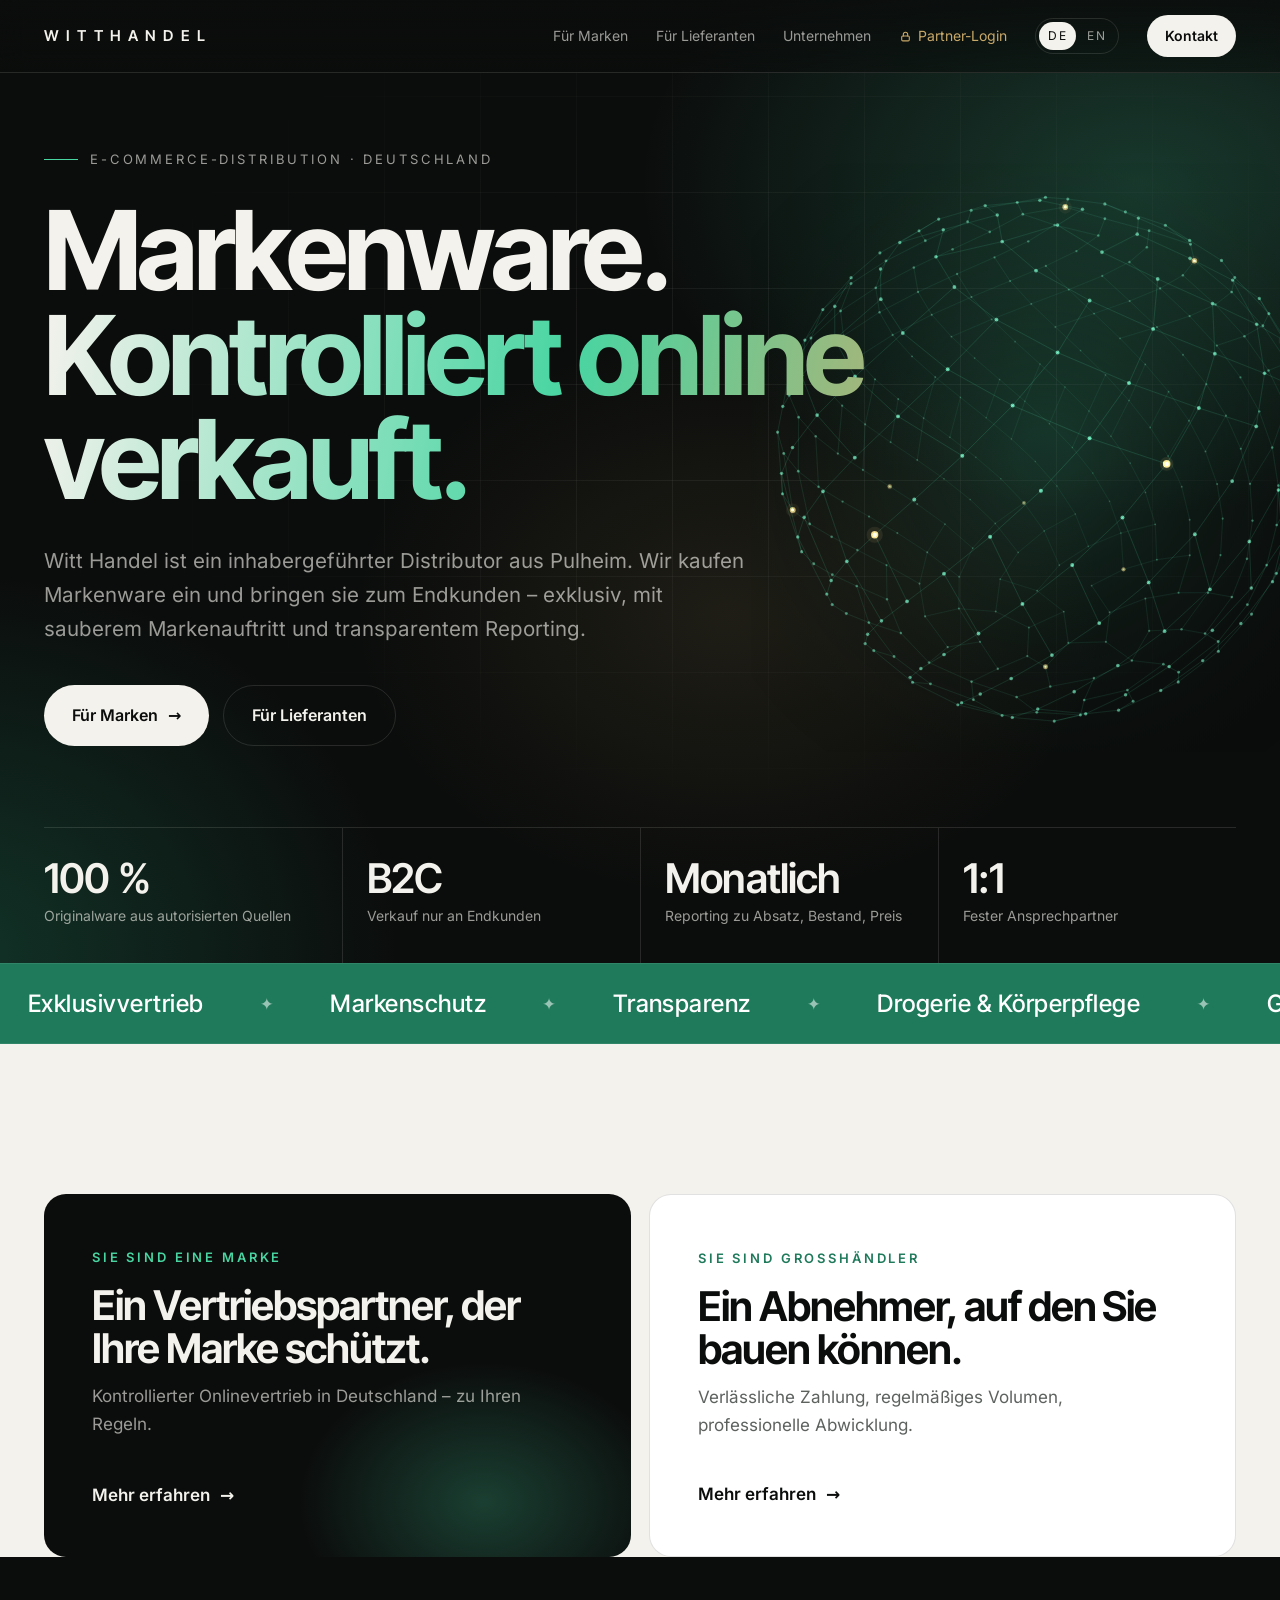
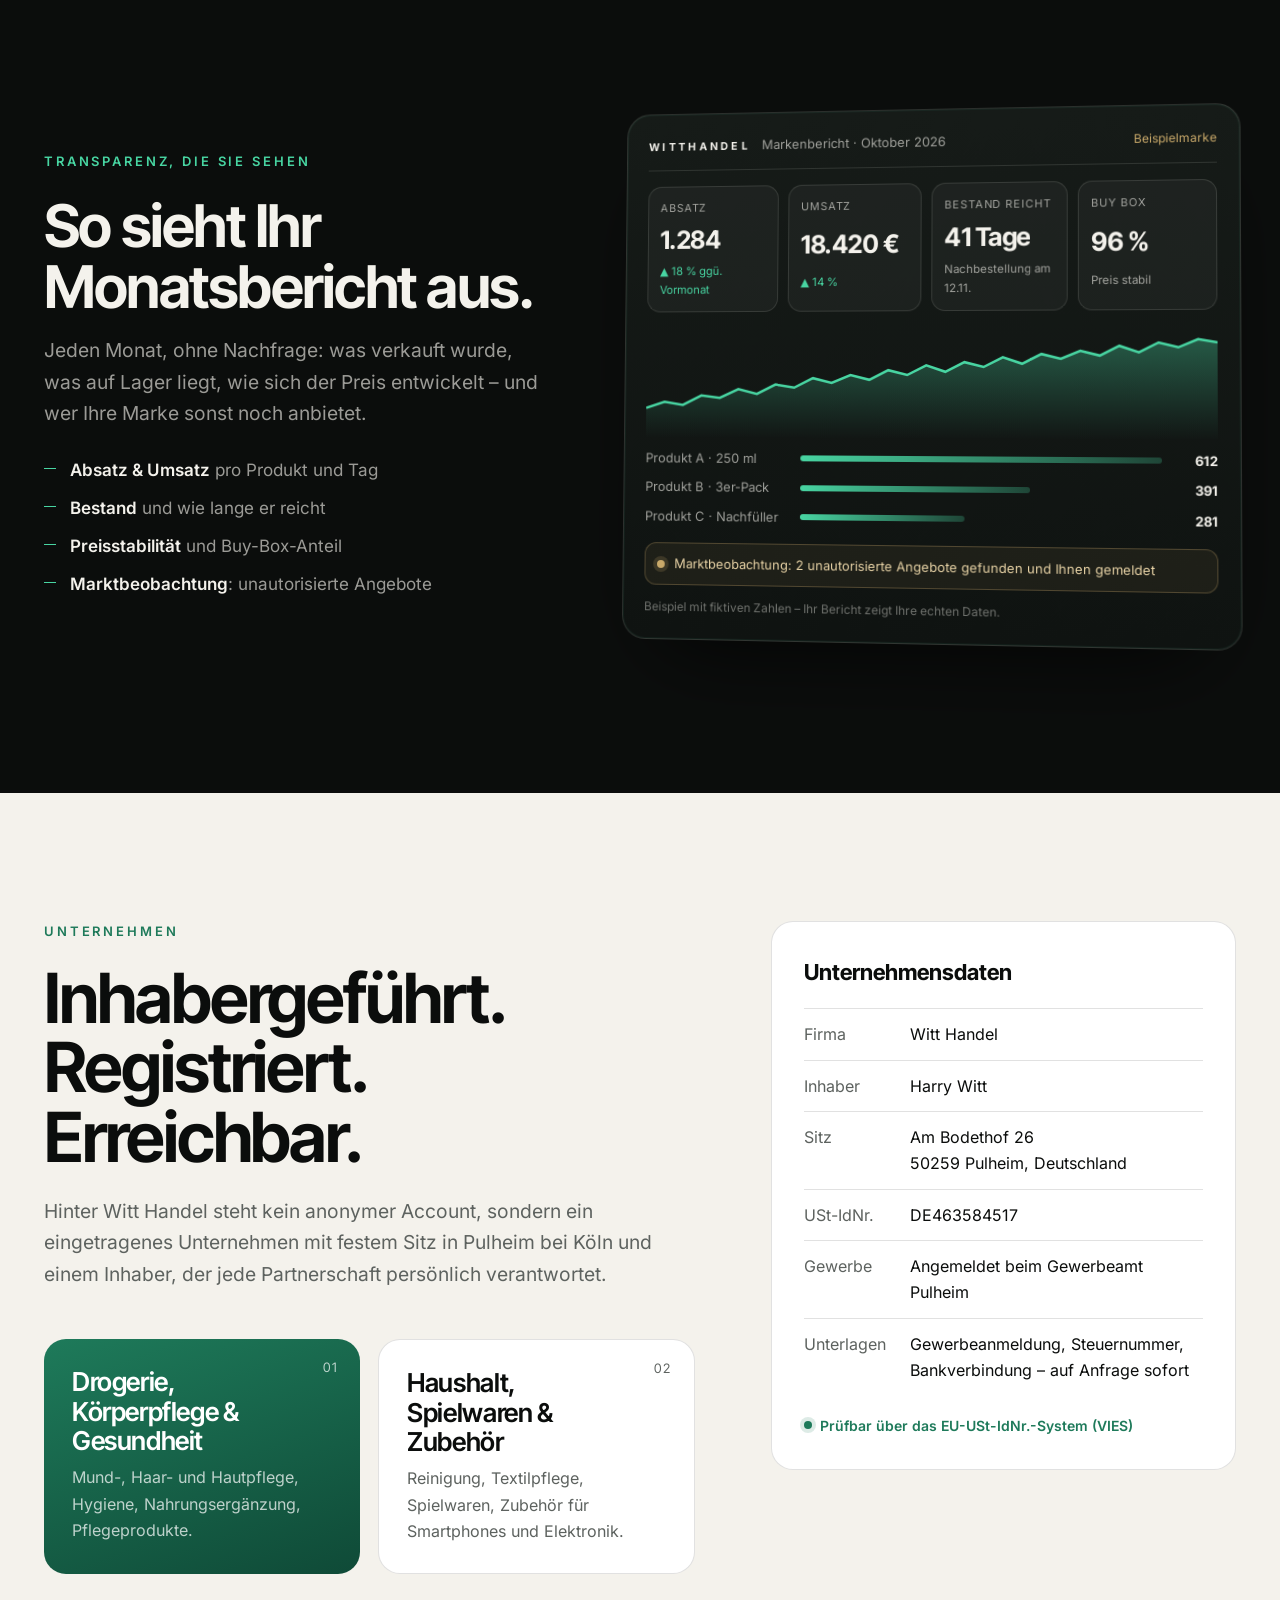
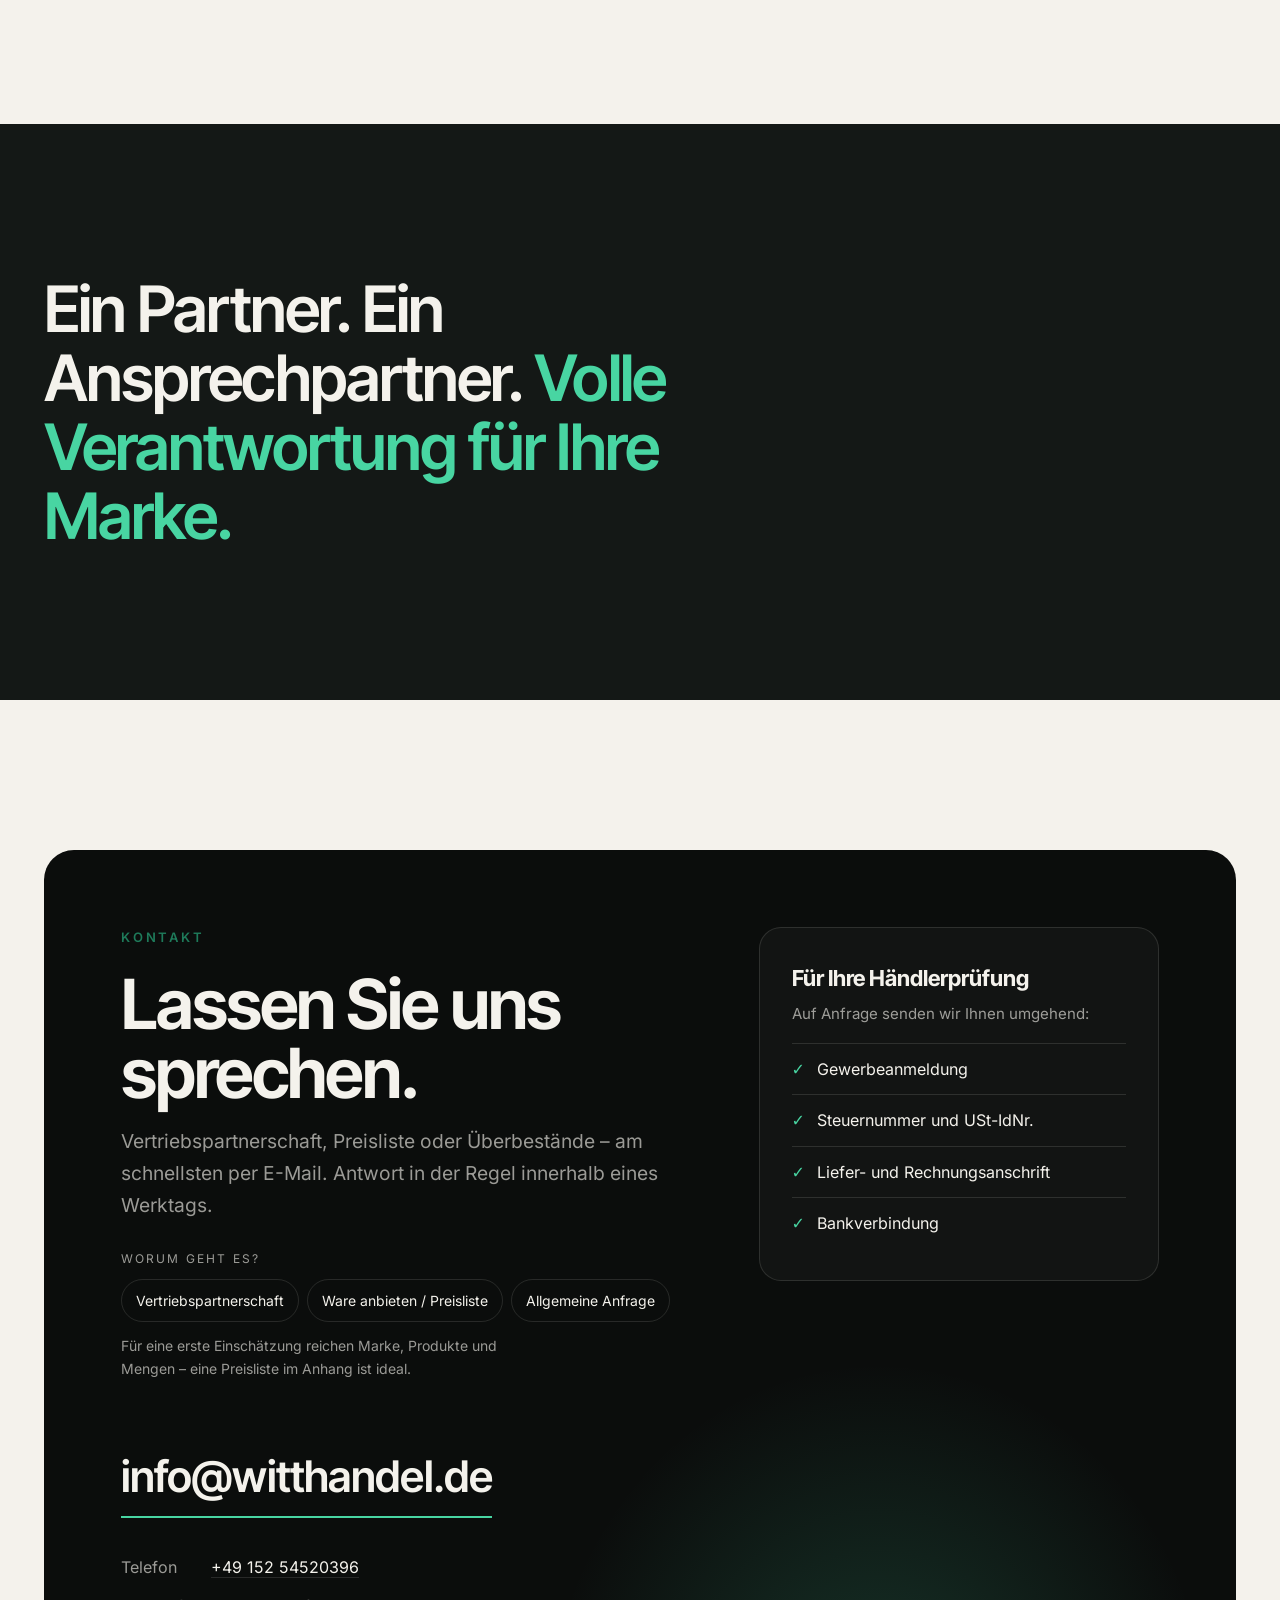
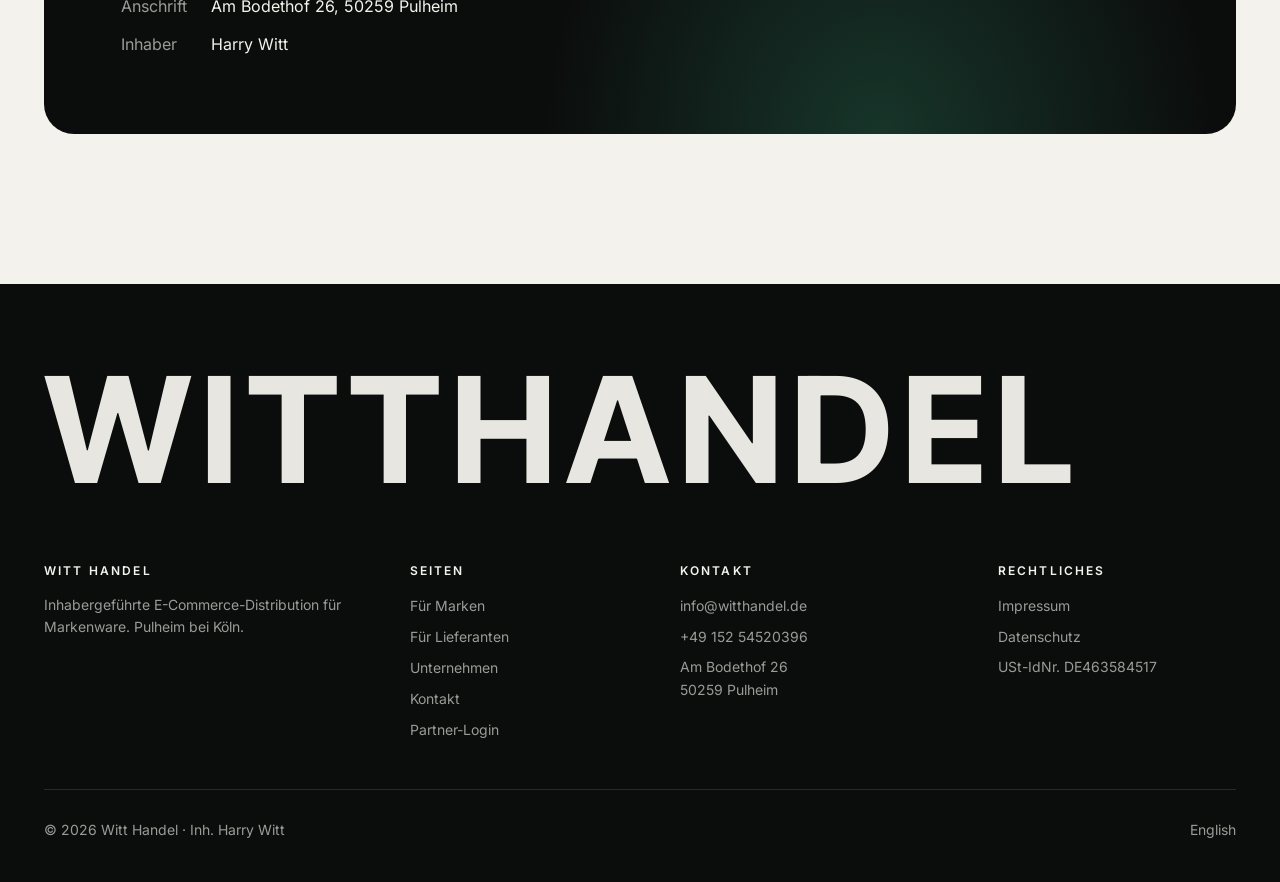
<file: index.html>
<!doctype html>
<html lang="de">
<head>
  <meta charset="utf-8">
  <meta name="viewport" content="width=device-width, initial-scale=1">
  <title>Witt Handel – E-Commerce-Distribution für Markenware</title>
  <meta name="description" content="Witt Handel ist ein inhabergeführter E-Commerce-Distributor aus Pulheim: kontrollierter, markenkonformer Vertrieb im deutschen Onlinehandel – für Marken, Hersteller, Großhändler und Distributoren.">
  <meta name="theme-color" content="#0b0d0c">
  <link rel="canonical" href="https://www.witthandel.de/">
  <link rel="alternate" hreflang="de" href="https://www.witthandel.de/">
  <link rel="alternate" hreflang="en" href="https://www.witthandel.de/en/">
  <link rel="icon" href="/favicon.svg" type="image/svg+xml">
  <link rel="preload" href="/fonts/inter-tight.woff2" as="font" type="font/woff2" crossorigin>
  <link rel="stylesheet" href="/style.css?v=20261127">
  <meta property="og:title" content="Witt Handel – E-Commerce-Distribution für Markenware">
  <meta property="og:description" content="Witt Handel ist ein inhabergeführter E-Commerce-Distributor aus Pulheim: kontrollierter, markenkonformer Vertrieb im deutschen Onlinehandel – für Marken, Hersteller, Großhändler und Distributoren.">
  <meta property="og:type" content="website">
  <meta property="og:site_name" content="Witt Handel">
  <meta property="og:locale" content="de_DE">
  <meta name="twitter:card" content="summary">
  <meta property="og:url" content="https://www.witthandel.de/">
  <meta property="og:image" content="https://www.witthandel.de/og.png">
  <meta property="og:image:width" content="1200">
  <meta property="og:image:height" content="630">
  <meta property="og:image:alt" content="Witt Handel – E-Commerce-Distribution für Markenware">
  <meta name="twitter:card" content="summary_large_image">
  <script type="application/ld+json">{"@context":"https://schema.org","@type":"Organization","name":"Witt Handel","legalName":"Witt Handel, Inhaber Harry Witt","url":"https://www.witthandel.de/","logo":"https://www.witthandel.de/favicon.svg","description":"Inhabergeführter E-Commerce-Distributor für Markenware aus Pulheim.","vatID":"DE463584517","founder":{"@type":"Person","name":"Harry Witt"},"address":{"@type":"PostalAddress","streetAddress":"Am Bodethof 26","postalCode":"50259","addressLocality":"Pulheim","addressCountry":"DE"},"contactPoint":[{"@type":"ContactPoint","contactType":"sales","email":"info@witthandel.de","telephone":"+49 152 54520396","availableLanguage":["de","en"]}]}</script>
</head>
<body>
<a class="skip" href="#inhalt">Zum Inhalt springen</a>
<header class="site">
  <div class="wrap">
    <a class="wordmark" href="/" aria-label="Witt Handel – Startseite">Witthandel</a>
    <nav class="main" aria-label="Hauptnavigation">
      <a class="hide-m" href="/marken/">Für Marken</a>
      <a class="hide-m" href="/lieferanten/">Für Lieferanten</a>
      <a class="hide-m" href="/#unternehmen">Unternehmen</a>
      <a class="hide-m partner-login" href="https://partner.witthandel.de/partner" rel="nofollow"><svg class="lock" viewBox="0 0 24 24" width="13" height="13" fill="none" stroke="currentColor" stroke-width="2" stroke-linecap="round" aria-hidden="true"><rect x="5" y="11" width="14" height="9" rx="2"/><path d="M8 11V8a4 4 0 0 1 8 0v3"/></svg>Partner-Login</a>
      <span class="langs" role="group" aria-label="Sprache"><a href="/" hreflang="de" lang="de" class="on" aria-current="true">DE</a><a href="/en/" hreflang="en" lang="en">EN</a></span>
      <a class="cta" href="#kontakt">Kontakt</a>
      <details class="menu-m"><summary aria-label="Menü"><span></span><span></span></summary><div class="menu-panel"><a href="/marken/">Für Marken</a><a href="/lieferanten/">Für Lieferanten</a><a href="/#unternehmen">Unternehmen</a><a href="/#kontakt">Kontakt</a><a href="https://partner.witthandel.de/partner" rel="nofollow">Partner-Login</a></div></details>
    </nav>
  </div>
</header>

<main id="inhalt">
  <div class="hero">
    <div class="glow" aria-hidden="true"></div>
    <div class="grid-lines" aria-hidden="true"></div>
    <canvas class="hero-orb" aria-hidden="true"></canvas>
    <div class="wrap">
      <p class="eyebrow">E-Commerce-Distribution · Deutschland</p>
      <h1>Markenware. <span class="soft">Kontrolliert online verkauft.</span></h1>
      <p class="lead">Witt Handel ist ein inhabergeführter Distributor aus Pulheim. Wir kaufen Markenware ein und bringen sie zum Endkunden – exklusiv, mit sauberem Markenauftritt und transparentem Reporting.</p>
      <div class="actions">
        <a class="btn light" href="/marken/">Für Marken <span class="arrow" aria-hidden="true">→</span></a>
        <a class="btn outline" href="/lieferanten/">Für Lieferanten</a>
      </div>
      <div class="facts">
        <div><strong>100&nbsp;%</strong><span>Originalware aus autorisierten Quellen</span></div>
        <div><strong>B2C</strong><span>Verkauf nur an Endkunden</span></div>
        <div><strong>Monatlich</strong><span>Reporting zu Absatz, Bestand, Preis</span></div>
        <div><strong>1:1</strong><span>Fester Ansprechpartner</span></div>
      </div>
    </div>
  </div>

  <div class="marquee" aria-hidden="true">
    <div class="track">
      <span>Exklusivvertrieb</span><span>Markenschutz</span><span>Transparenz</span><span>Drogerie &amp; Körperpflege</span><span>Gesundheit</span><span>Haushalt</span><span>Spielwaren</span><span>Elektronik-Zubehör</span>
      <span>Exklusivvertrieb</span><span>Markenschutz</span><span>Transparenz</span><span>Drogerie &amp; Körperpflege</span><span>Gesundheit</span><span>Haushalt</span><span>Spielwaren</span><span>Elektronik-Zubehör</span>
    </div>
  </div>
  <section style="padding-bottom: 0">
    <div class="wrap paths">
      <a class="path brand" href="/marken/">
        <div><span class="who">Sie sind eine Marke</span><h3>Ein Vertriebspartner, der Ihre Marke schützt.</h3><p>Kontrollierter Onlinevertrieb in Deutschland – zu Ihren Regeln.</p></div>
        <span class="go">Mehr erfahren <span aria-hidden="true">→</span></span>
      </a>
      <a class="path supplier" href="/lieferanten/">
        <div><span class="who">Sie sind Großhändler</span><h3>Ein Abnehmer, auf den Sie bauen können.</h3><p>Verlässliche Zahlung, regelmäßiges Volumen, professionelle Abwicklung.</p></div>
        <span class="go">Mehr erfahren <span aria-hidden="true">→</span></span>
      </a>
    </div>
  </section>
  <section class="proof" id="bericht">
    <div class="wrap proof-grid">
      <div>
        <p class="kicker">Transparenz, die Sie sehen</p>
        <h2>So sieht Ihr Monatsbericht aus.</h2>
        <p class="intro">Jeden Monat, ohne Nachfrage: was verkauft wurde, was auf Lager liegt, wie sich der Preis entwickelt – und wer Ihre Marke sonst noch anbietet.</p>
        <ul class="proof-list">
          <li><b>Absatz &amp; Umsatz</b> pro Produkt und Tag</li>
          <li><b>Bestand</b> und wie lange er reicht</li>
          <li><b>Preisstabilität</b> und Buy-Box-Anteil</li>
          <li><b>Marktbeobachtung</b>: unautorisierte Angebote</li>
        </ul>
      </div>
      <figure class="report" aria-label="Beispiel eines Monatsberichts mit fiktiven Zahlen">
        <div class="r-top"><span class="r-mark">Witthandel</span><span>Markenbericht · Oktober 2026</span><em>Beispielmarke</em></div>
        <div class="r-kpis">
          <div><span>Absatz</span><b>1.284</b><small class="up">▲ 18 % ggü. Vormonat</small></div>
          <div><span>Umsatz</span><b>18.420&nbsp;€</b><small class="up">▲ 14 %</small></div>
          <div><span>Bestand reicht</span><b>41 Tage</b><small>Nachbestellung am 12.11.</small></div>
          <div><span>Buy Box</span><b>96&nbsp;%</b><small>Preis stabil</small></div>
        </div>
        <svg class="r-chart" viewBox="0 0 600 150" preserveAspectRatio="none" aria-hidden="true">
          <defs><linearGradient id="rg" x1="0" x2="0" y1="0" y2="1"><stop offset="0" stop-color="#48d5a2" stop-opacity=".35"/><stop offset="1" stop-color="#48d5a2" stop-opacity="0"/></linearGradient></defs>
          <path d="M0,112 L20,104 L40,108 L60,96 L80,99 L100,88 L120,94 L140,82 L160,86 L180,74 L200,80 L220,70 L240,76 L260,64 L280,70 L300,58 L320,66 L340,54 L360,60 L380,48 L400,56 L420,44 L440,50 L460,40 L480,46 L500,34 L520,42 L540,30 L560,36 L580,26 L600,30 L600,150 L0,150Z" fill="url(#rg)"/>
          <path d="M0,112 L20,104 L40,108 L60,96 L80,99 L100,88 L120,94 L140,82 L160,86 L180,74 L200,80 L220,70 L240,76 L260,64 L280,70 L300,58 L320,66 L340,54 L360,60 L380,48 L400,56 L420,44 L440,50 L460,40 L480,46 L500,34 L520,42 L540,30 L560,36 L580,26 L600,30" fill="none" stroke="#48d5a2" stroke-width="2.5" vector-effect="non-scaling-stroke"/>
        </svg>
        <div class="r-rows">
          <div><span>Produkt A · 250 ml</span><i style="--w:100%"></i><b>612</b></div>
          <div><span>Produkt B · 3er-Pack</span><i style="--w:64%"></i><b>391</b></div>
          <div><span>Produkt C · Nachfüller</span><i style="--w:46%"></i><b>281</b></div>
        </div>
        <div class="r-watch"><span class="dot"></span>Marktbeobachtung: 2 unautorisierte Angebote gefunden und Ihnen gemeldet</div>
        <figcaption>Beispiel mit fiktiven Zahlen – Ihr Bericht zeigt Ihre echten Daten.</figcaption>
      </figure>
    </div>
  </section>
  <section id="unternehmen" style="padding-top: clamp(80px, 10vw, 130px)">
    <div class="wrap">
      <div class="company" style="margin-top: 0">
        <div>
          <p class="kicker">Unternehmen</p>
          <h2>Inhabergeführt. Registriert. Erreichbar.</h2>
          <p class="intro">Hinter Witt Handel steht kein anonymer Account, sondern ein eingetragenes Unternehmen mit festem Sitz in Pulheim bei Köln und einem Inhaber, der jede Partnerschaft persönlich verantwortet.</p>
          <div class="tiles two" style="margin-top: 48px">
            <div class="tile feature" style="min-height: 220px"><span class="num">01</span><div><h3>Drogerie, Körperpflege &amp; Gesundheit</h3><p>Mund-, Haar- und Hautpflege, Hygiene, Nahrungsergänzung, Pflegeprodukte.</p></div></div>
            <div class="tile" style="min-height: 220px"><span class="num">02</span><div><h3>Haushalt, Spielwaren &amp; Zubehör</h3><p>Reinigung, Textilpflege, Spielwaren, Zubehör für Smartphones und Elektronik.</p></div></div>
          </div>
        </div>
        <div class="facts-box">
          <h3>Unternehmensdaten</h3>
          <dl>
            <dt>Firma</dt><dd>Witt Handel</dd>
            <dt>Inhaber</dt><dd>Harry Witt</dd>
            <dt>Sitz</dt><dd>Am Bodethof 26<br>50259 Pulheim, Deutschland</dd>
            <dt>USt-IdNr.</dt><dd>DE463584517</dd>
            <dt>Gewerbe</dt><dd>Angemeldet beim Gewerbeamt Pulheim</dd>
            <dt>Unterlagen</dt><dd>Gewerbeanmeldung, Steuer&shy;nummer, Bankverbindung – auf Anfrage sofort</dd>
          </dl>
          <span class="badge">Prüfbar über das EU-USt-IdNr.-System (VIES)</span>
        </div>
      </div>
    </div>
  </section>
  <section class="statement">
    <div class="wrap">
      <p class="big">Ein Partner. Ein Ansprechpartner. <em>Volle Verantwortung für Ihre Marke.</em></p>
    </div>
  </section>
  <section id="kontakt">
    <div class="wrap">
      <div class="contact-card">
        <div>
          <p class="kicker">Kontakt</p>
          <h2>Lassen Sie uns sprechen.</h2>
          <p class="intro" style="color: var(--on-dark-muted)">Vertriebspartnerschaft, Preisliste oder Überbestände – am schnellsten per E-Mail. Antwort in der Regel innerhalb eines Werktags.</p>
          <div class="subjects"><p class="subjects-label">Worum geht es?</p><div class="chips"><a href="mailto:info@witthandel.de?subject=Vertriebspartnerschaft%20%E2%80%93%20Anfrage&amp;body=Marke%3A%0AProdukte%20%28EAN%20oder%20Link%29%3A%0AZielmarkt%20/%20Zeitraum%3A%0AAnsprechpartner%3A%0A">Vertriebspartnerschaft</a><a href="mailto:info@witthandel.de?subject=Angebot%20/%20Preisliste%20f%C3%BCr%20Witt%20Handel&amp;body=Firma%3A%0AMarken%20/%20Produkte%20%28EAN%29%3A%0AVerf%C3%BCgbare%20Mengen%20und%20Preise%20%28gern%20als%20Liste%20im%20Anhang%29%3A%0ALieferzeit%20und%20Mindestbestellwert%3A%0A">Ware anbieten / Preisliste</a><a href="mailto:info@witthandel.de?subject=Anfrage%20an%20Witt%20Handel">Allgemeine Anfrage</a></div><p class="subjects-hint">Für eine erste Einschätzung reichen Marke, Produkte und Mengen – eine Preisliste im Anhang ist ideal.</p></div>
          <a class="mail-big" href="mailto:info@witthandel.de?subject=Anfrage%20Zusammenarbeit">info@witthandel.de</a>
          <dl class="details">
            <dt>Telefon</dt><dd><a href="tel:+4915254520396">+49 152 54520396</a></dd>
            <dt>Anschrift</dt><dd>Am Bodethof 26, 50259 Pulheim</dd>
            <dt>Inhaber</dt><dd>Harry Witt</dd>
          </dl>
        </div>
        <div class="check">
          <h3>Für Ihre Händlerprüfung</h3>
          <p>Auf Anfrage senden wir Ihnen umgehend:</p>
          <ul>
            <li>Gewerbeanmeldung</li>
            <li>Steuernummer und USt-IdNr.</li>
            <li>Liefer- und Rechnungsanschrift</li>
            <li>Bankverbindung</li>
          </ul>
        </div>
      </div>
    </div>
  </section>
</main>

<footer class="site">
  <div class="wrap">
    <p class="big-mark" aria-hidden="true">WITTHANDEL</p>
    <div class="cols">
      <div><p class="f-title">Witt Handel</p><p>Inhabergeführte E-Commerce-Distribution für Markenware. Pulheim bei Köln.</p></div>
      <div><p class="f-title">Seiten</p><a href="/marken/">Für Marken</a><a href="/lieferanten/">Für Lieferanten</a><a href="/#unternehmen">Unternehmen</a><a href="/#kontakt">Kontakt</a><a href="https://partner.witthandel.de/partner" rel="nofollow">Partner-Login</a></div>
      <div><p class="f-title">Kontakt</p><a href="mailto:info@witthandel.de">info@witthandel.de</a><a href="tel:+4915254520396">+49 152 54520396</a><p>Am Bodethof 26<br>50259 Pulheim</p></div>
      <div><p class="f-title">Rechtliches</p><a href="/impressum.html">Impressum</a><a href="/datenschutz.html">Datenschutz</a><p>USt-IdNr. DE463584517</p></div>
    </div>
    <div class="row">
      <span>© 2026 Witt Handel · Inh. Harry Witt</span>
      <span><a href="/en/" hreflang="en" lang="en">English</a></span>
    </div>
  </div>
</footer>
<script src="/mail.js?v=20261107b" defer></script>
<script src="/orb.js?v=20261127" defer></script>
</body>
</html>
</file>
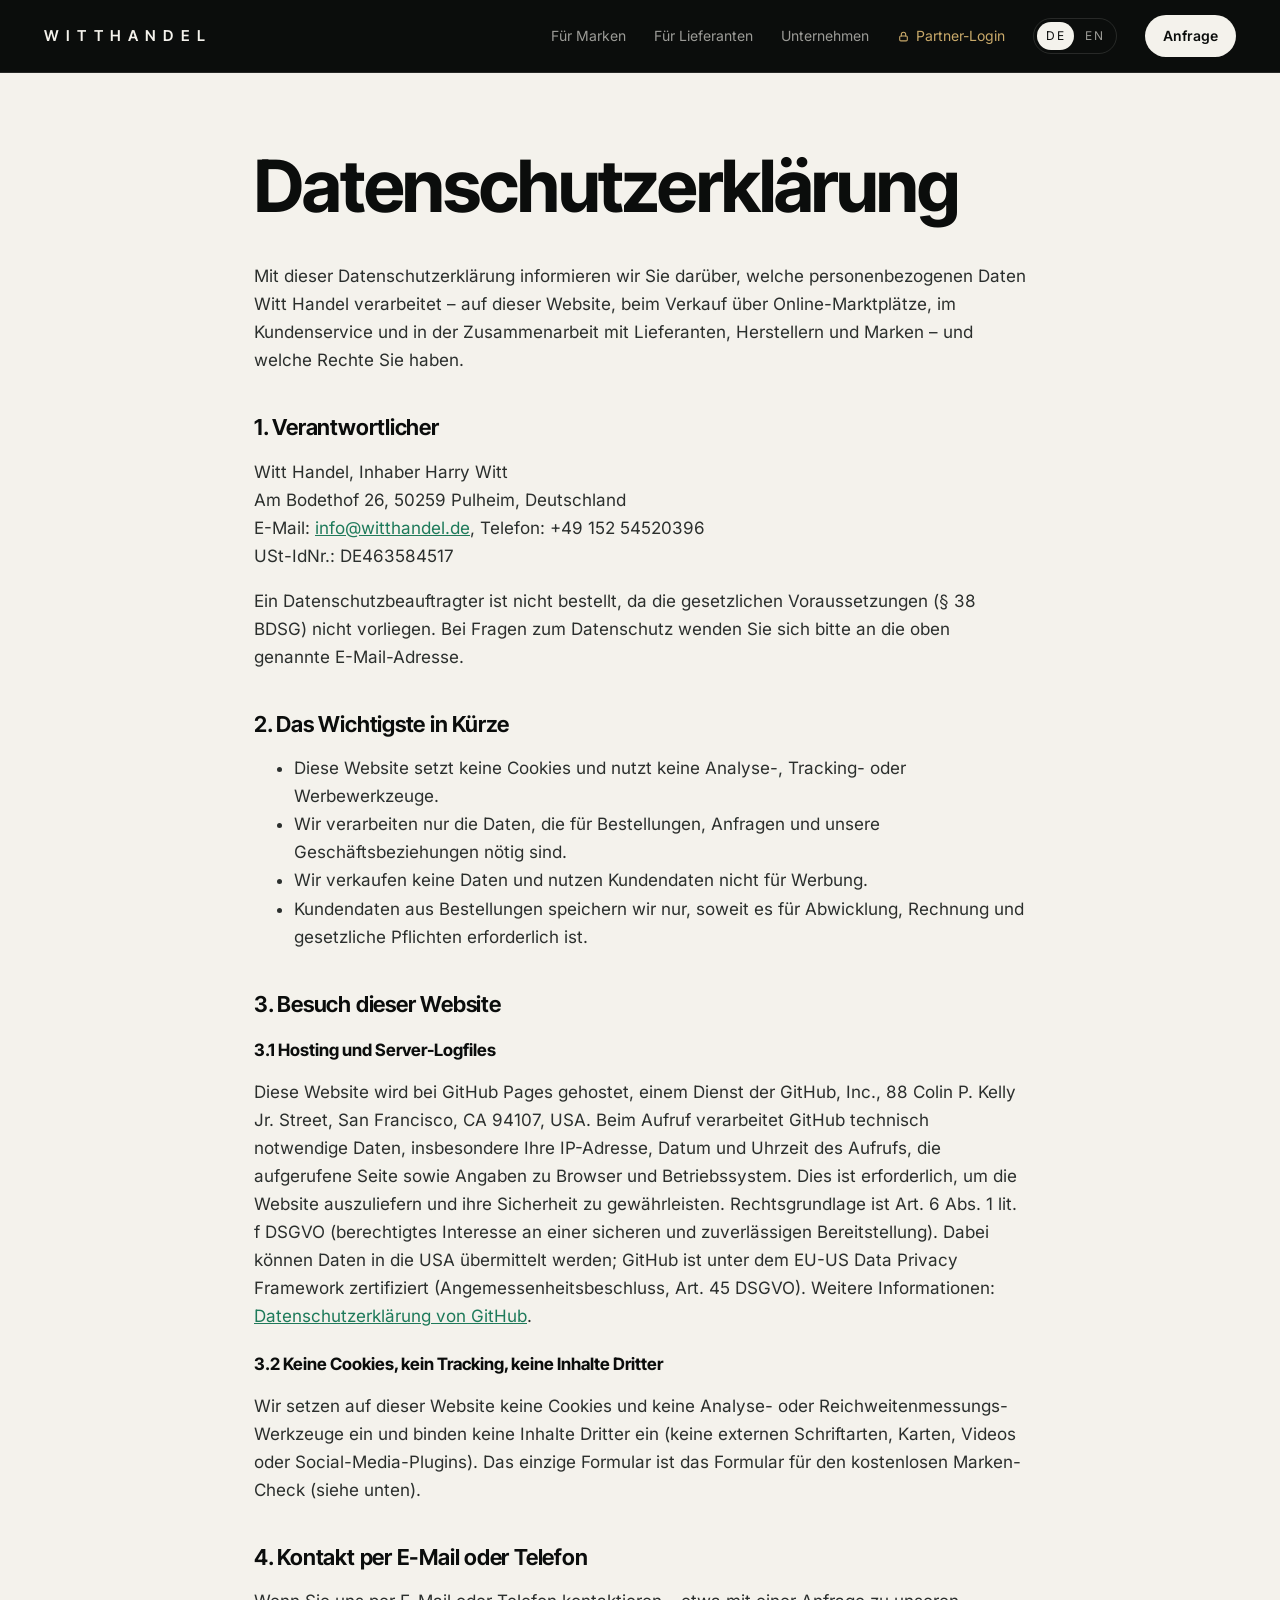
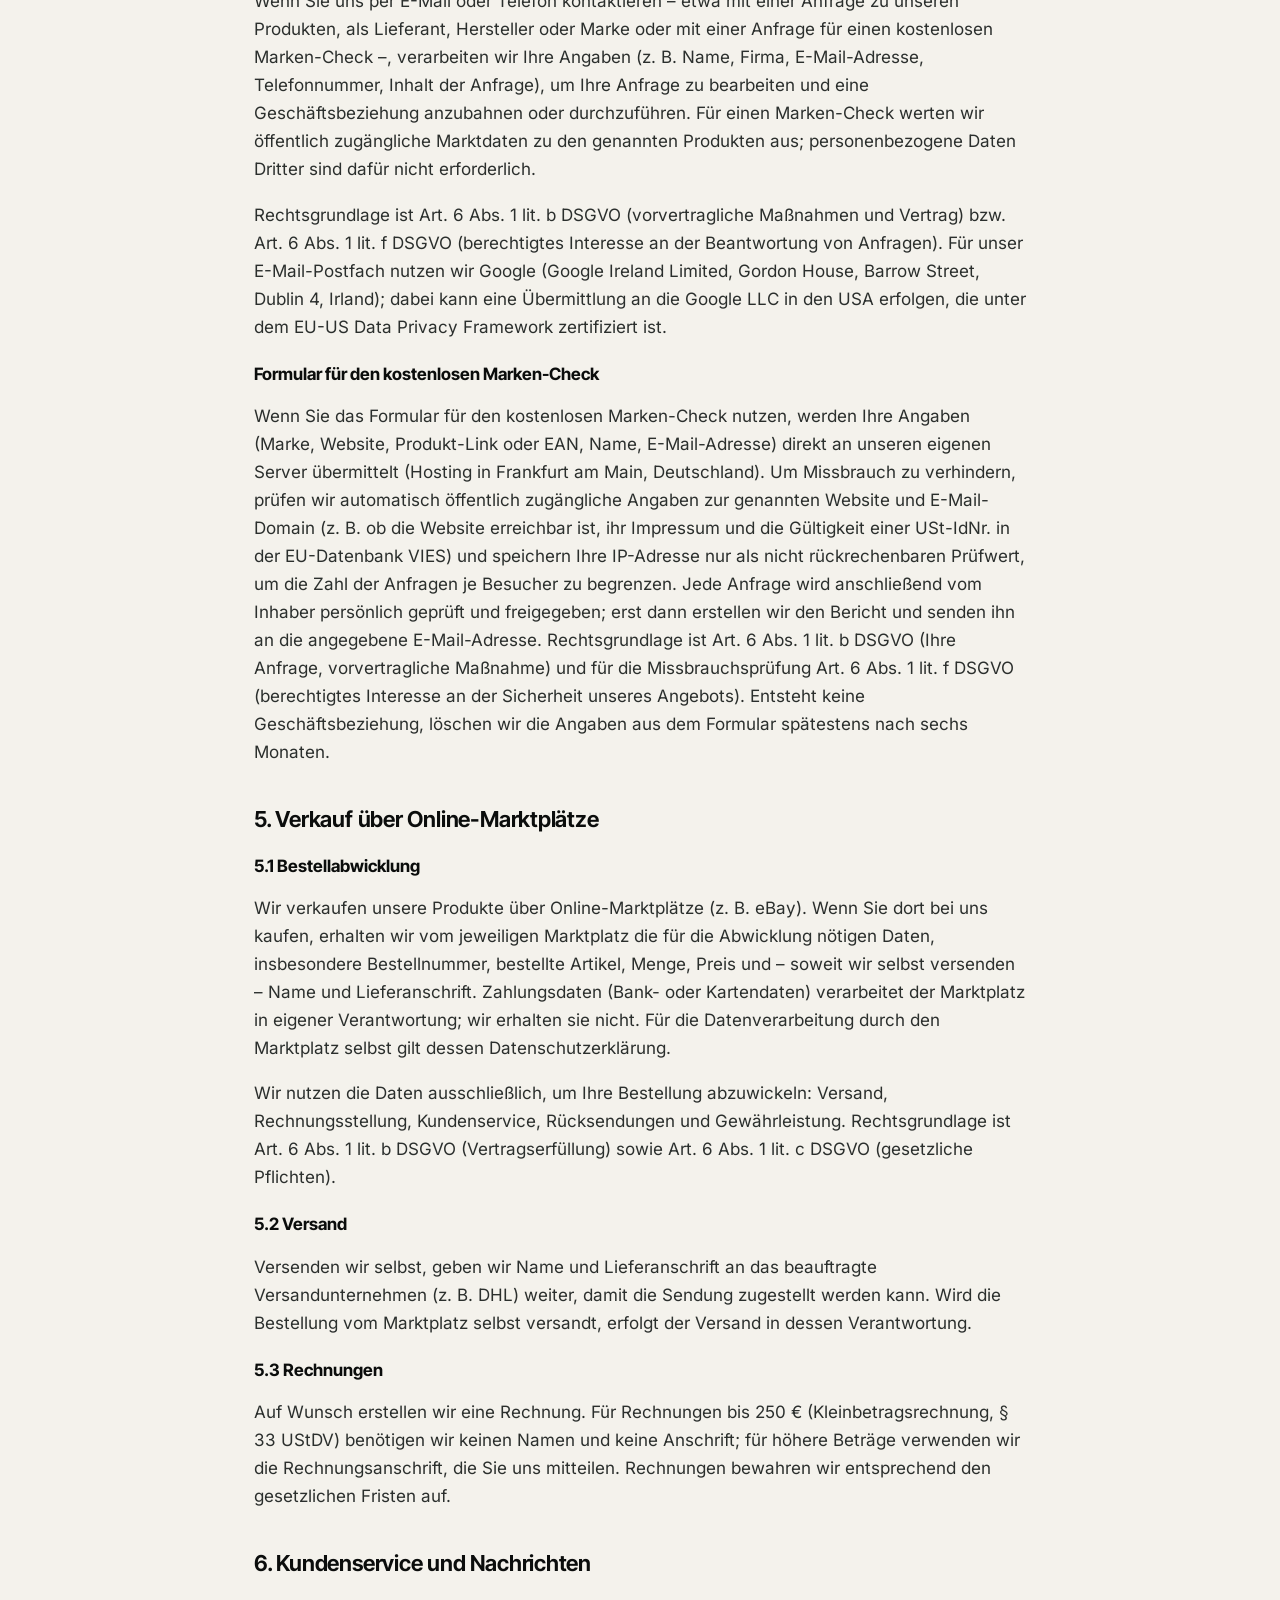
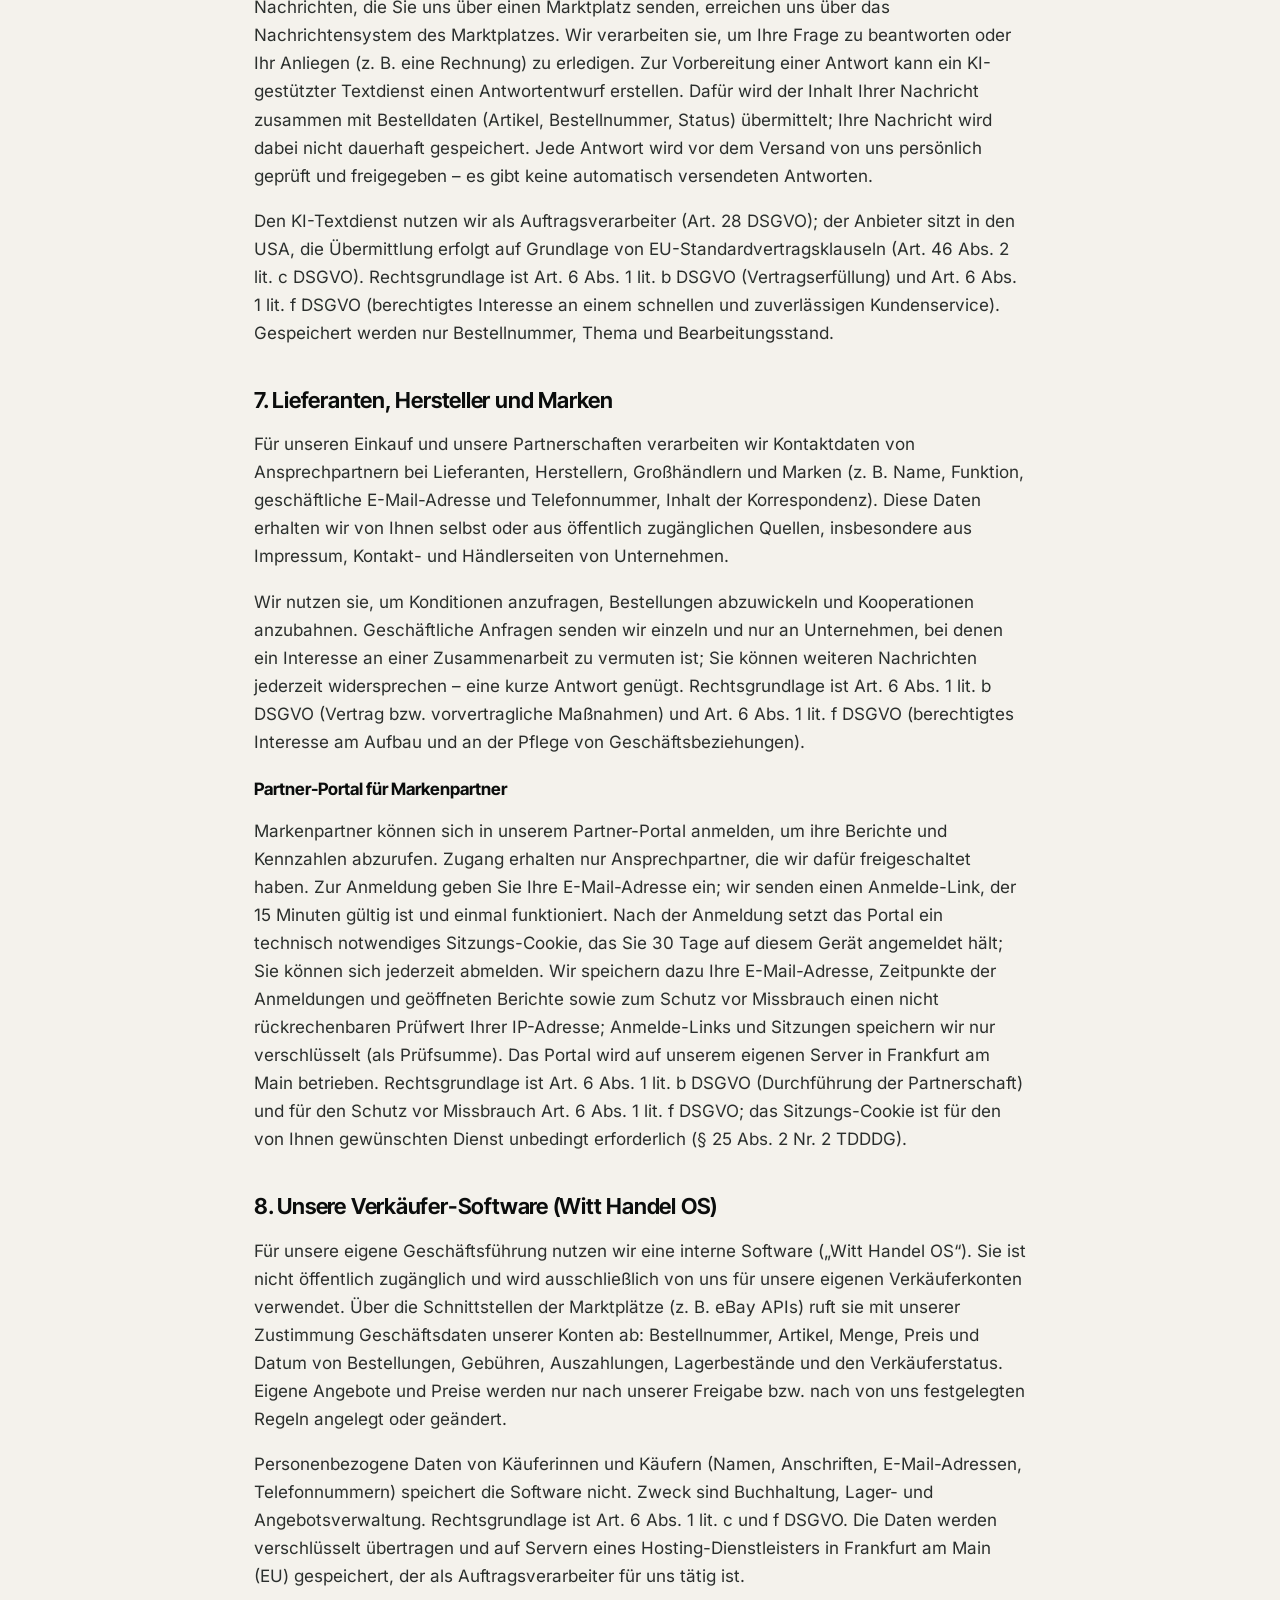
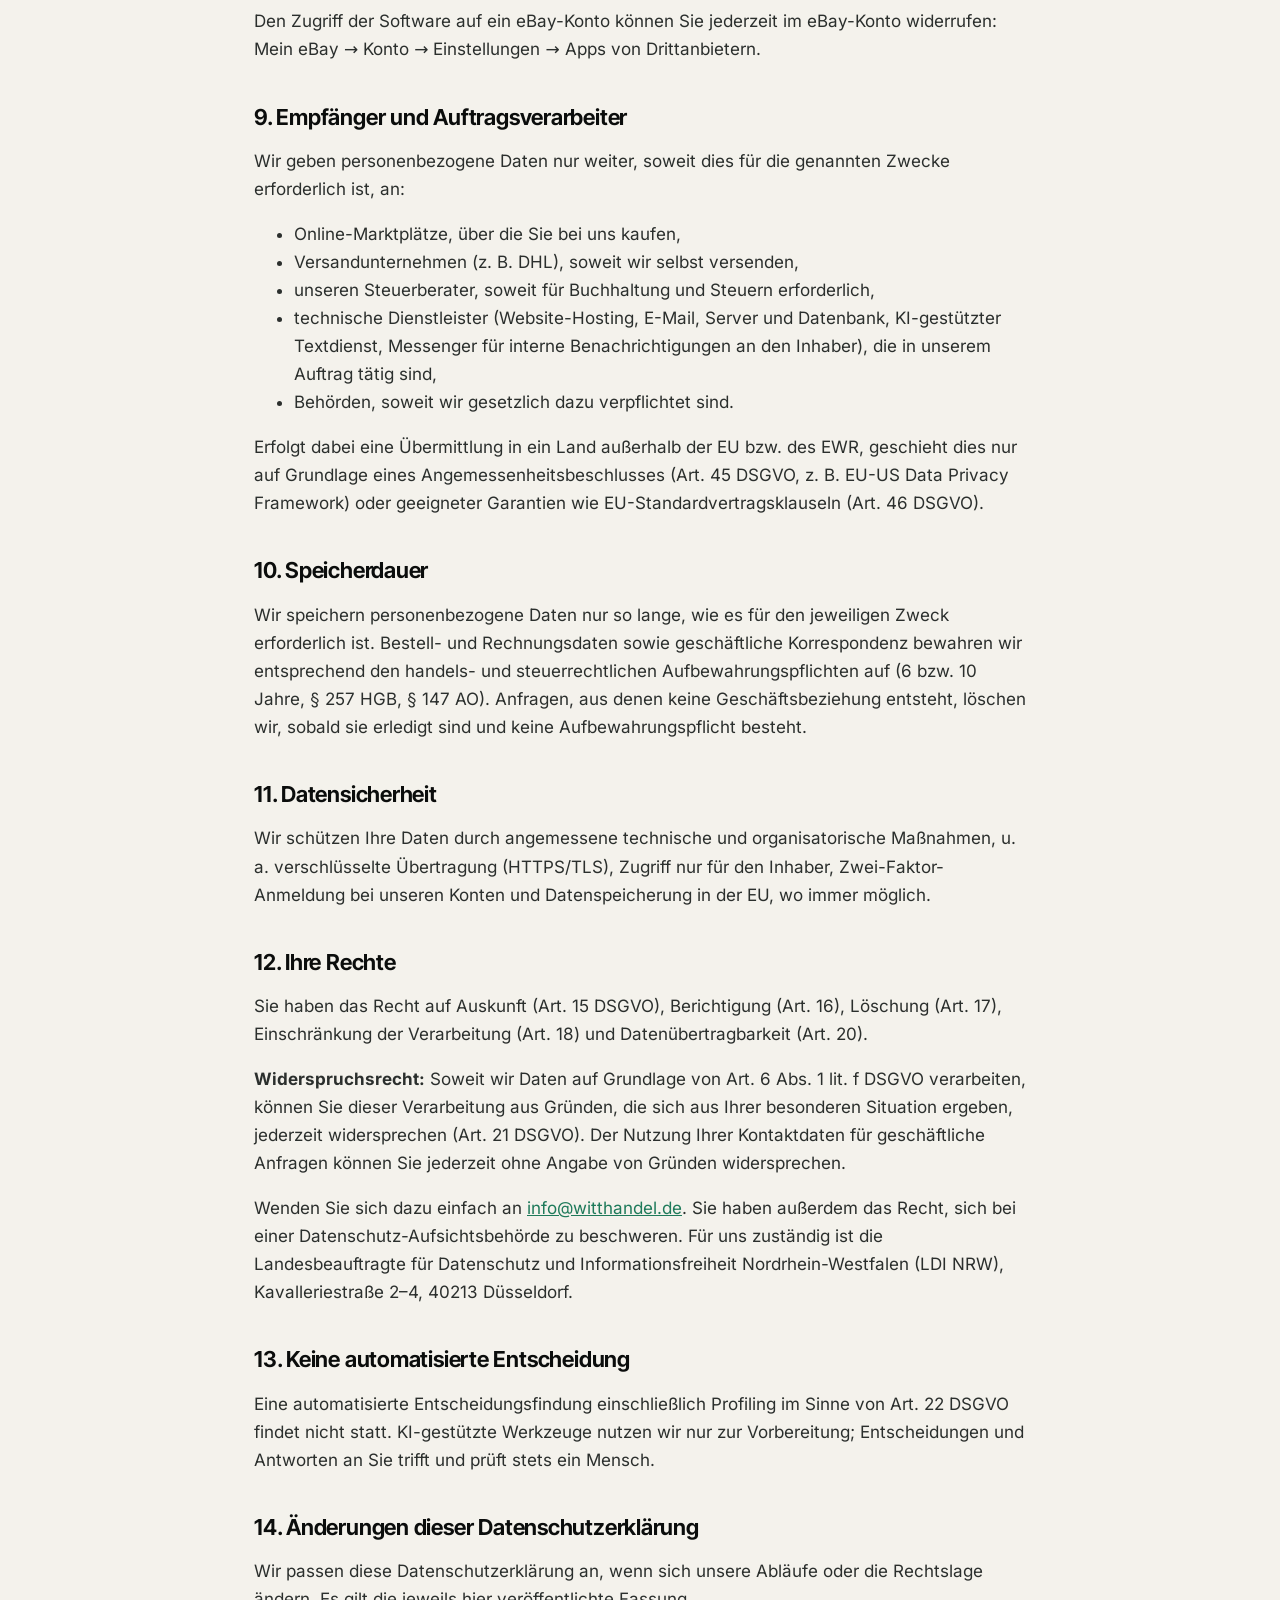
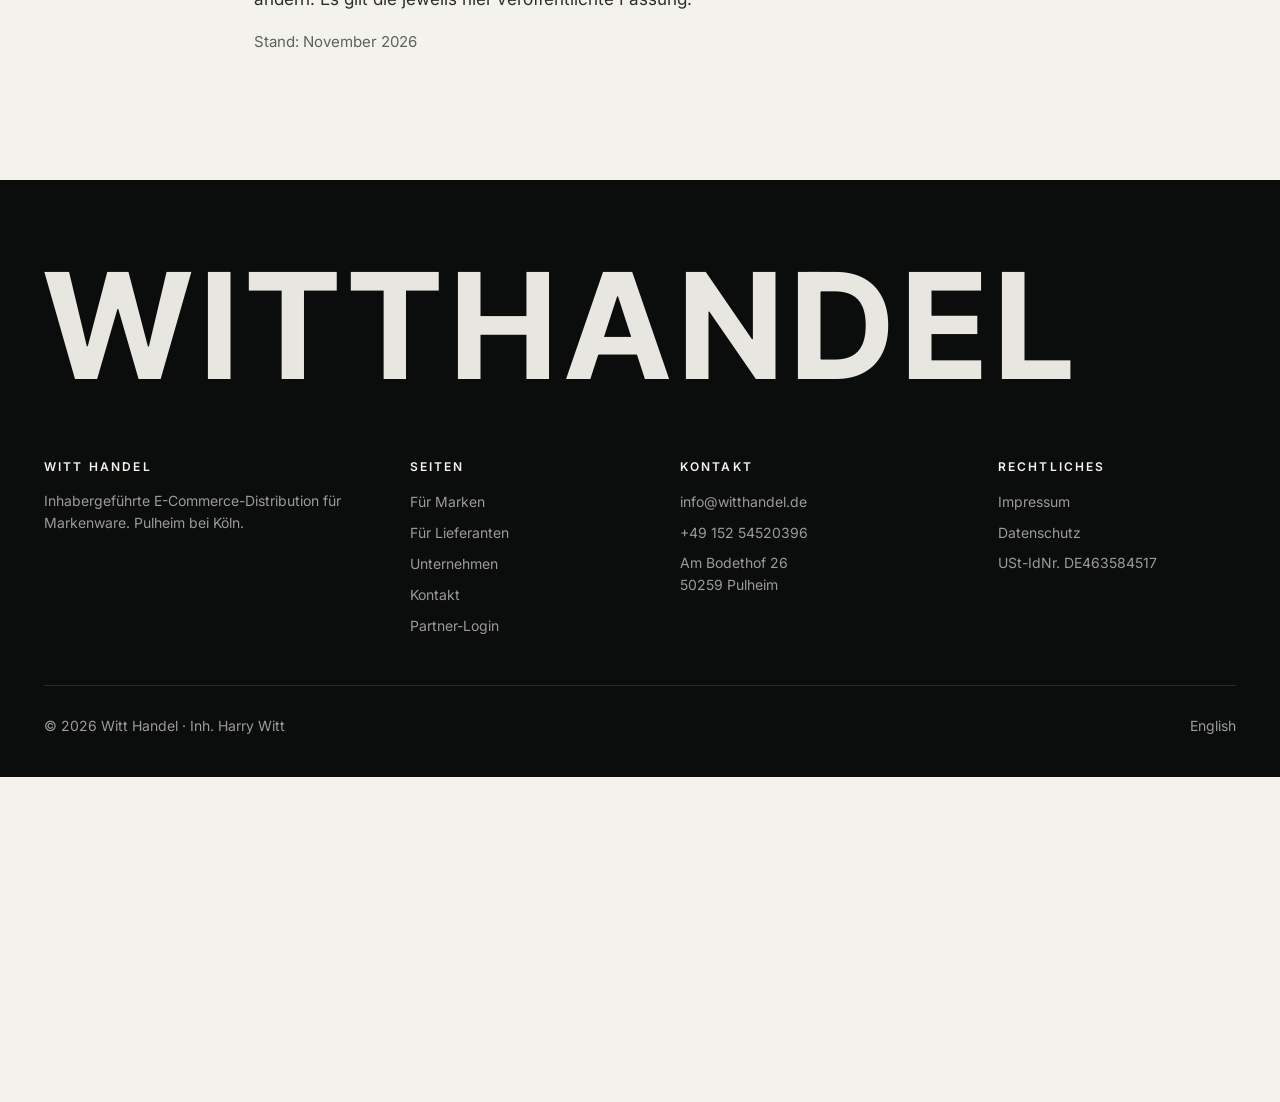
<file: datenschutz/index.html>
<!doctype html>
<html lang="de"><head><meta charset="utf-8"><meta name="robots" content="noindex">
<meta http-equiv="refresh" content="0; url=/datenschutz.html"><link rel="canonical" href="https://www.witthandel.de/datenschutz.html">
<title>Weiterleitung – Witt Handel</title></head>
<body><p><a href="/datenschutz.html">Weiter</a></p></body></html>
</file>
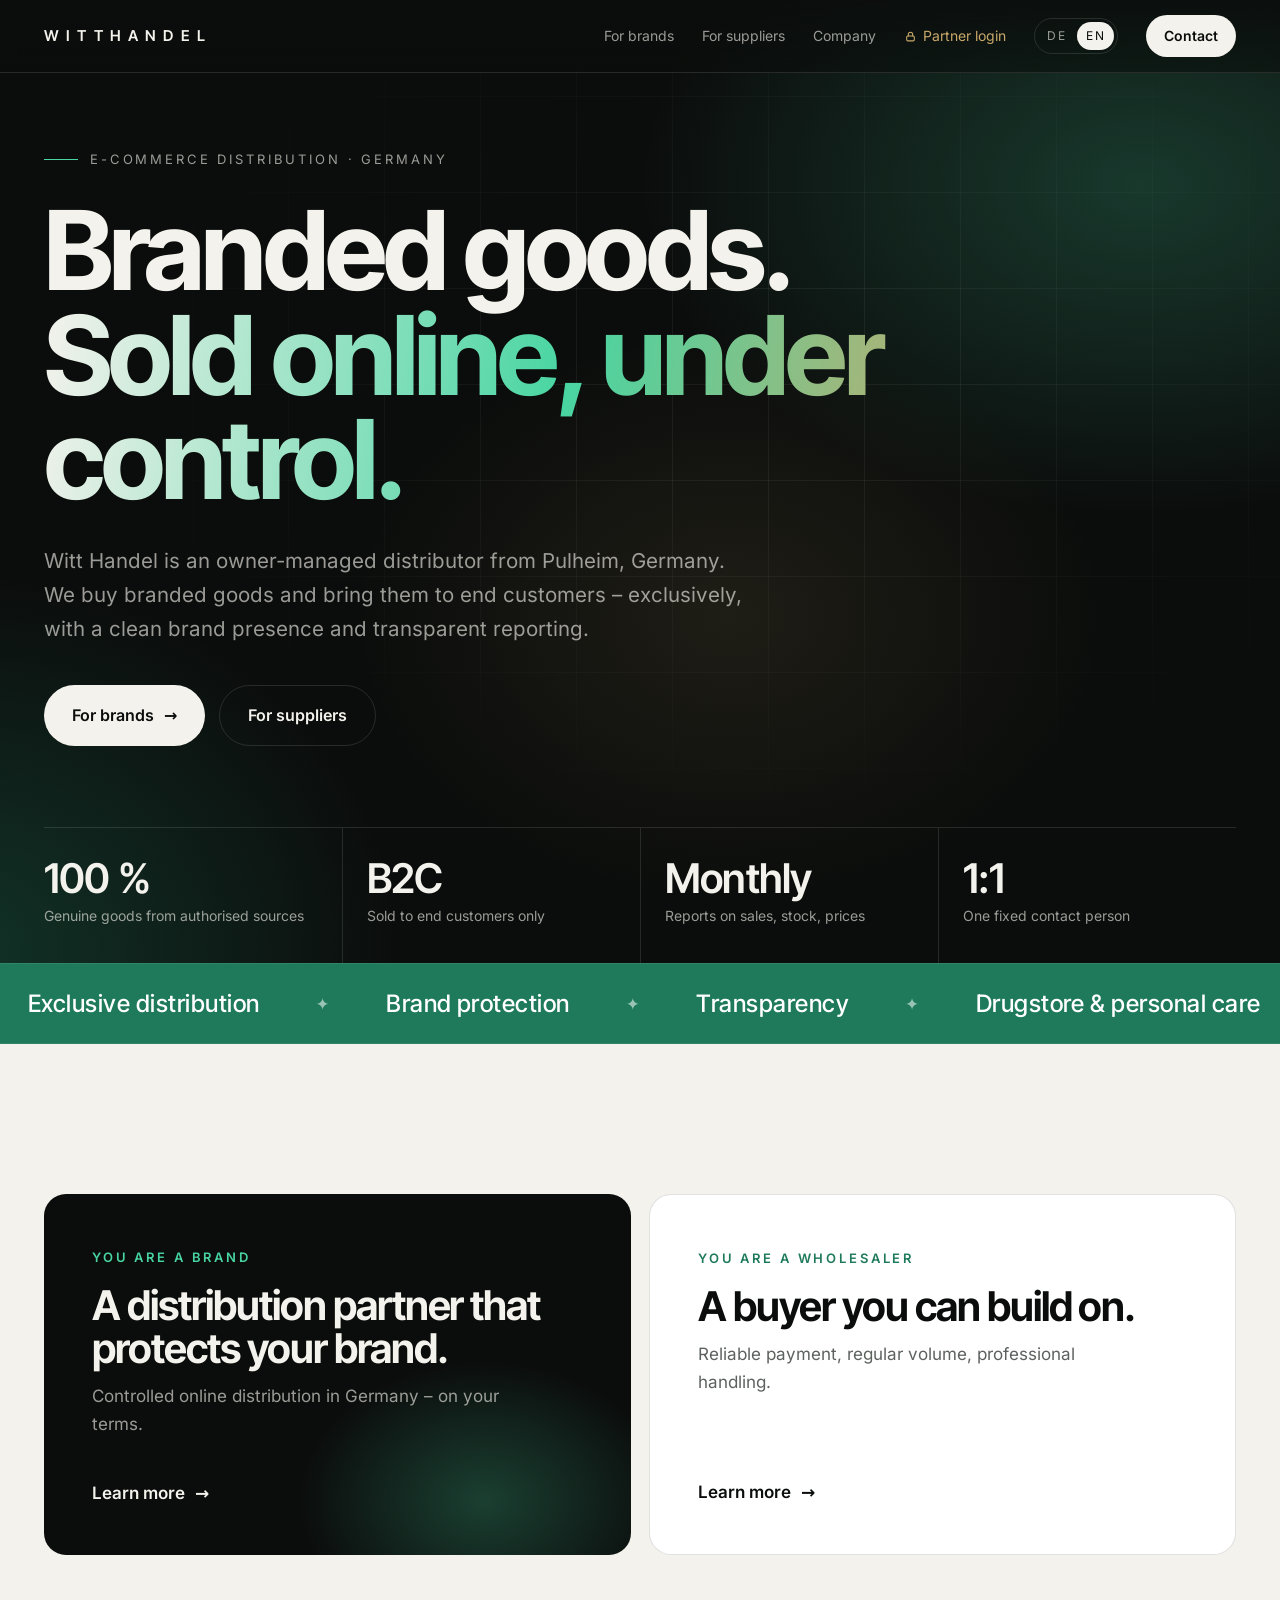
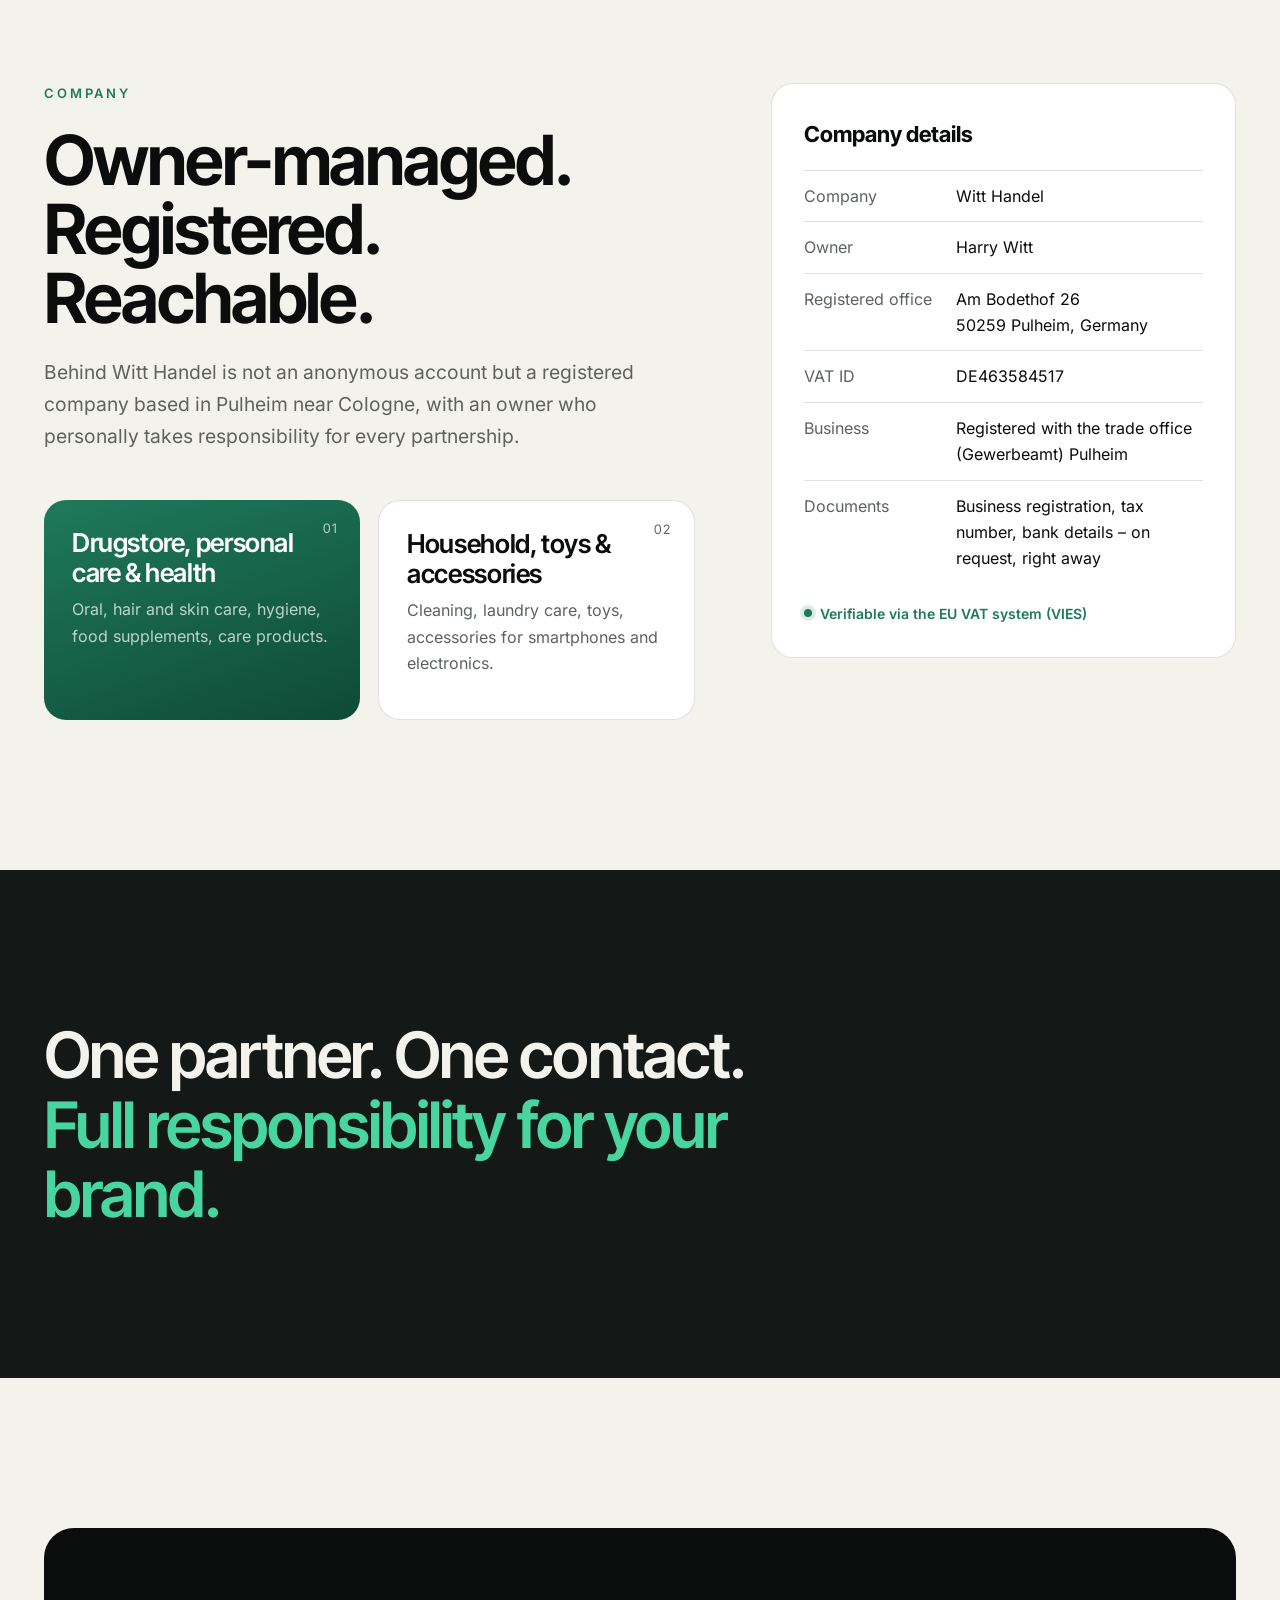
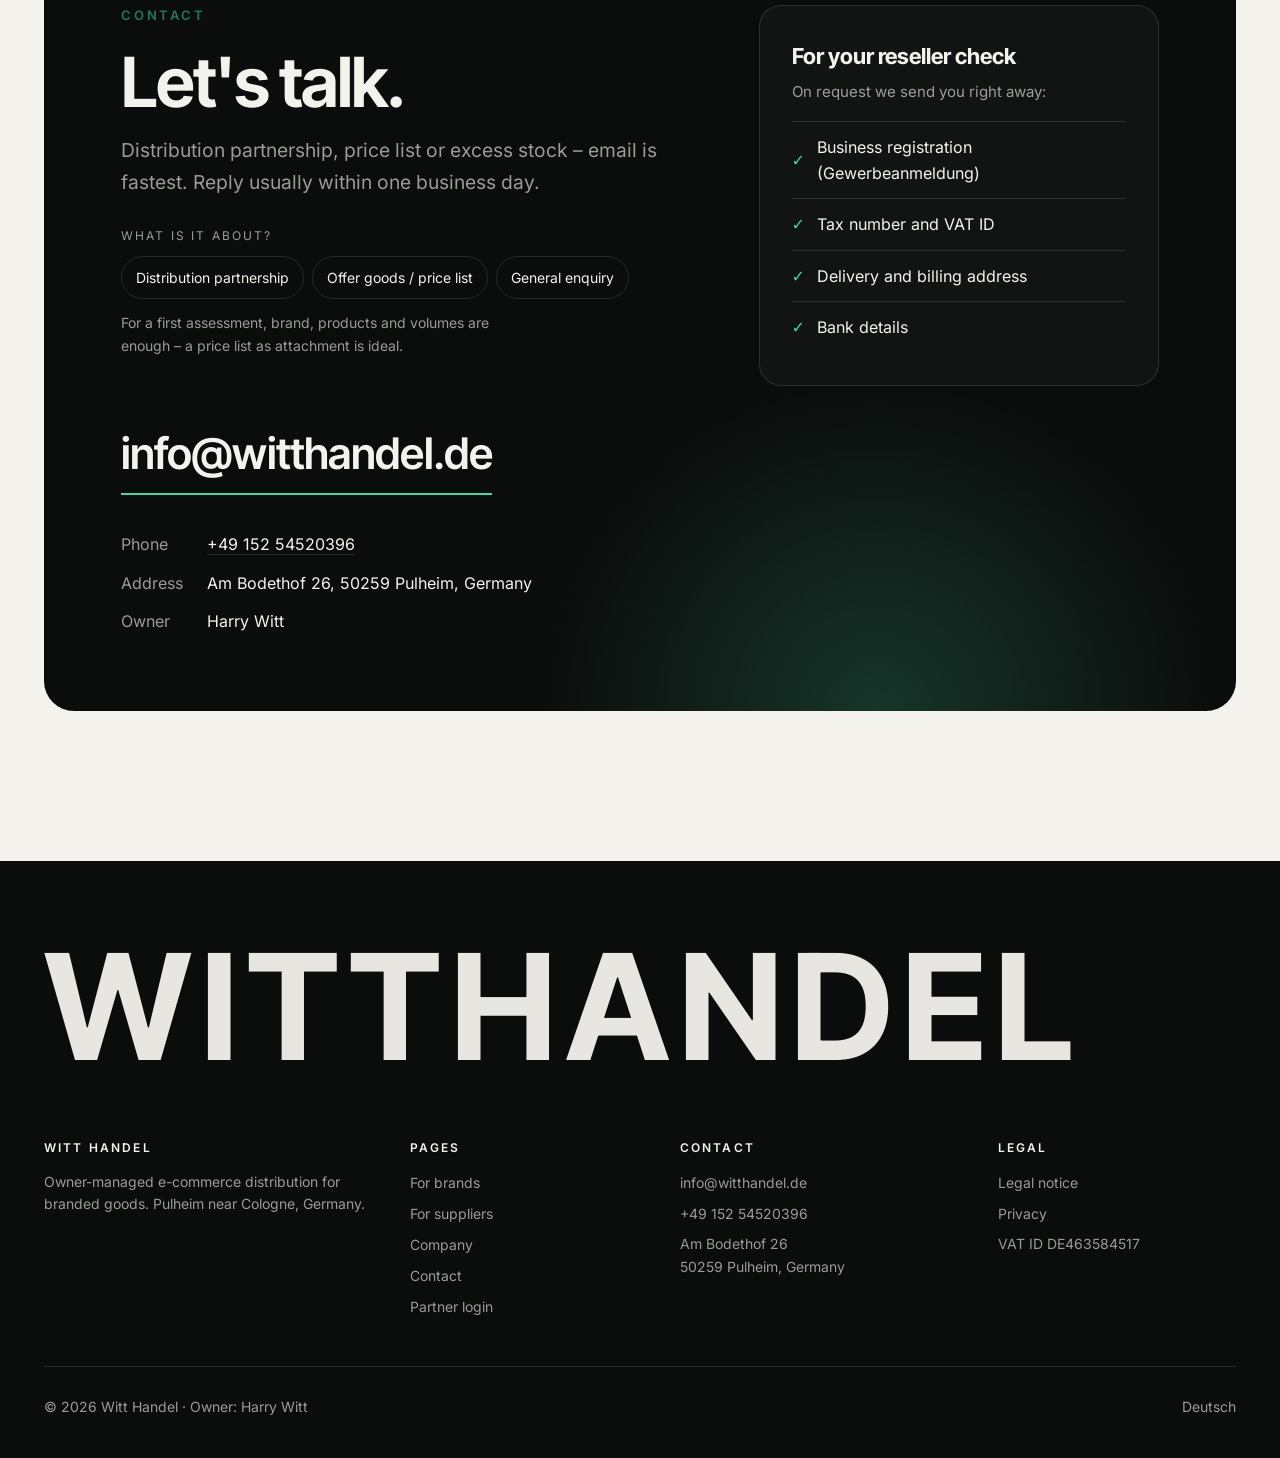
<file: en/index.html>
<!doctype html>
<html lang="en">
<head>
  <meta charset="utf-8">
  <meta name="viewport" content="width=device-width, initial-scale=1">
  <title>Witt Handel – E-commerce distribution for branded goods</title>
  <meta name="description" content="Witt Handel is an owner-managed e-commerce distributor from Pulheim, Germany: controlled, brand-compliant distribution in German online retail – for brands, manufacturers, wholesalers and distributors.">
  <meta name="theme-color" content="#0b0d0c">
  <link rel="canonical" href="https://www.witthandel.de/en/">
  <link rel="alternate" hreflang="de" href="https://www.witthandel.de/">
  <link rel="alternate" hreflang="en" href="https://www.witthandel.de/en/">
  <link rel="icon" href="/favicon.svg" type="image/svg+xml">
  <link rel="preload" href="/fonts/inter-tight.woff2" as="font" type="font/woff2" crossorigin>
  <link rel="stylesheet" href="/style.css?v=20261120b">
  <meta property="og:title" content="Witt Handel – E-commerce distribution for branded goods">
  <meta property="og:description" content="Witt Handel is an owner-managed e-commerce distributor from Pulheim, Germany: controlled, brand-compliant distribution in German online retail – for brands, manufacturers, wholesalers and distributors.">
  <meta property="og:type" content="website">
  <meta property="og:site_name" content="Witt Handel">
  <meta property="og:locale" content="en_GB">
  <meta name="twitter:card" content="summary">
  <meta property="og:url" content="https://www.witthandel.de/en/">
  <meta property="og:image" content="https://www.witthandel.de/og.png">
  <meta property="og:image:width" content="1200">
  <meta property="og:image:height" content="630">
  <meta property="og:image:alt" content="Witt Handel – E-Commerce-Distribution für Markenware">
  <meta name="twitter:card" content="summary_large_image">
  <script type="application/ld+json">{"@context":"https://schema.org","@type":"Organization","name":"Witt Handel","legalName":"Witt Handel, Inhaber Harry Witt","url":"https://www.witthandel.de/","logo":"https://www.witthandel.de/favicon.svg","description":"Owner-managed e-commerce distributor for branded goods from Pulheim, Germany.","vatID":"DE463584517","founder":{"@type":"Person","name":"Harry Witt"},"address":{"@type":"PostalAddress","streetAddress":"Am Bodethof 26","postalCode":"50259","addressLocality":"Pulheim","addressCountry":"DE"},"contactPoint":[{"@type":"ContactPoint","contactType":"sales","email":"info@witthandel.de","telephone":"+49 152 54520396","availableLanguage":["de","en"]}]}</script>
</head>
<body>
<a class="skip" href="#inhalt">Skip to content</a>
<header class="site">
  <div class="wrap">
    <a class="wordmark" href="/en/" aria-label="Witt Handel – home">Witthandel</a>
    <nav class="main" aria-label="Main navigation">
      <a class="hide-m" href="/en/brands/">For brands</a>
      <a class="hide-m" href="/en/suppliers/">For suppliers</a>
      <a class="hide-m" href="/en/#company">Company</a>
      <a class="hide-m partner-login" href="https://partner.witthandel.de/partner" rel="nofollow"><svg class="lock" viewBox="0 0 24 24" width="13" height="13" fill="none" stroke="currentColor" stroke-width="2" stroke-linecap="round" aria-hidden="true"><rect x="5" y="11" width="14" height="9" rx="2"/><path d="M8 11V8a4 4 0 0 1 8 0v3"/></svg>Partner login</a>
      <span class="langs" role="group" aria-label="Language"><a href="/" hreflang="de" lang="de">DE</a><a href="/en/" hreflang="en" lang="en" class="on" aria-current="true">EN</a></span>
      <a class="cta" href="#contact">Contact</a>
      <details class="menu-m"><summary aria-label="Menu"><span></span><span></span></summary><div class="menu-panel"><a href="/en/brands/">For brands</a><a href="/en/suppliers/">For suppliers</a><a href="/en/#company">Company</a><a href="/en/#contact">Contact</a><a href="https://partner.witthandel.de/partner" rel="nofollow">Partner login</a></div></details>
    </nav>
  </div>
</header>

<main id="inhalt">
  <div class="hero">
    <div class="glow" aria-hidden="true"></div>
    <div class="grid-lines" aria-hidden="true"></div>
    <div class="wrap">
      <p class="eyebrow">E-commerce distribution · Germany</p>
      <h1>Branded goods. <span class="soft">Sold online, under control.</span></h1>
      <p class="lead">Witt Handel is an owner-managed distributor from Pulheim, Germany. We buy branded goods and bring them to end customers – exclusively, with a clean brand presence and transparent reporting.</p>
      <div class="actions">
        <a class="btn light" href="/en/brands/">For brands <span class="arrow" aria-hidden="true">→</span></a>
        <a class="btn outline" href="/en/suppliers/">For suppliers</a>
      </div>
      <div class="facts">
        <div><strong>100&nbsp;%</strong><span>Genuine goods from authorised sources</span></div>
        <div><strong>B2C</strong><span>Sold to end customers only</span></div>
        <div><strong>Monthly</strong><span>Reports on sales, stock, prices</span></div>
        <div><strong>1:1</strong><span>One fixed contact person</span></div>
      </div>
    </div>
  </div>

  <div class="marquee" aria-hidden="true">
    <div class="track">
      <span>Exclusive distribution</span><span>Brand protection</span><span>Transparency</span><span>Drugstore &amp; personal care</span><span>Health</span><span>Household</span><span>Toys</span><span>Electronics accessories</span>
      <span>Exclusive distribution</span><span>Brand protection</span><span>Transparency</span><span>Drugstore &amp; personal care</span><span>Health</span><span>Household</span><span>Toys</span><span>Electronics accessories</span>
    </div>
  </div>
  <section style="padding-bottom: 0">
    <div class="wrap paths">
      <a class="path brand" href="/en/brands/">
        <div><span class="who">You are a brand</span><h3>A distribution partner that protects your brand.</h3><p>Controlled online distribution in Germany – on your terms.</p></div>
        <span class="go">Learn more <span aria-hidden="true">→</span></span>
      </a>
      <a class="path supplier" href="/en/suppliers/">
        <div><span class="who">You are a wholesaler</span><h3>A buyer you can build on.</h3><p>Reliable payment, regular volume, professional handling.</p></div>
        <span class="go">Learn more <span aria-hidden="true">→</span></span>
      </a>
    </div>
  </section>
  <section id="company" style="padding-top: clamp(80px, 10vw, 130px)">
    <div class="wrap">
      <div class="company" style="margin-top: 0">
        <div>
          <p class="kicker">Company</p>
          <h2>Owner-managed. Registered. Reachable.</h2>
          <p class="intro">Behind Witt Handel is not an anonymous account but a registered company based in Pulheim near Cologne, with an owner who personally takes responsibility for every partnership.</p>
          <div class="tiles two" style="margin-top: 48px">
            <div class="tile feature" style="min-height: 220px"><span class="num">01</span><div><h3>Drugstore, personal care &amp; health</h3><p>Oral, hair and skin care, hygiene, food supplements, care products.</p></div></div>
            <div class="tile" style="min-height: 220px"><span class="num">02</span><div><h3>Household, toys &amp; accessories</h3><p>Cleaning, laundry care, toys, accessories for smartphones and electronics.</p></div></div>
          </div>
        </div>
        <div class="facts-box">
          <h3>Company details</h3>
          <dl>
            <dt>Company</dt><dd>Witt Handel</dd>
            <dt>Owner</dt><dd>Harry Witt</dd>
            <dt>Registered office</dt><dd>Am Bodethof 26<br>50259 Pulheim, Germany</dd>
            <dt>VAT ID</dt><dd>DE463584517</dd>
            <dt>Business</dt><dd>Registered with the trade office (Gewerbeamt) Pulheim</dd>
            <dt>Documents</dt><dd>Business registration, tax number, bank details – on request, right away</dd>
          </dl>
          <span class="badge">Verifiable via the EU VAT system (VIES)</span>
        </div>
      </div>
    </div>
  </section>
  <section class="statement">
    <div class="wrap">
      <p class="big">One partner. One contact. <em>Full responsibility for your brand.</em></p>
    </div>
  </section>
  <section id="contact">
    <div class="wrap">
      <div class="contact-card">
        <div>
          <p class="kicker">Contact</p>
          <h2>Let's talk.</h2>
          <p class="intro" style="color: var(--on-dark-muted)">Distribution partnership, price list or excess stock – email is fastest. Reply usually within one business day.</p>
          <div class="subjects"><p class="subjects-label">What is it about?</p><div class="chips"><a href="mailto:info@witthandel.de?subject=Distribution%20partnership%20%E2%80%93%20enquiry&amp;body=Brand%3A%0AProducts%20%28EAN%20or%20link%29%3A%0ATarget%20market%20/%20timing%3A%0AContact%20person%3A%0A">Distribution partnership</a><a href="mailto:info@witthandel.de?subject=Offer%20/%20price%20list%20for%20Witt%20Handel&amp;body=Company%3A%0ABrands%20/%20products%20%28EAN%29%3A%0AAvailable%20volumes%20and%20prices%20%28a%20list%20as%20attachment%20is%20ideal%29%3A%0ALead%20time%20and%20minimum%20order%20value%3A%0A">Offer goods / price list</a><a href="mailto:info@witthandel.de?subject=Enquiry%20to%20Witt%20Handel">General enquiry</a></div><p class="subjects-hint">For a first assessment, brand, products and volumes are enough – a price list as attachment is ideal.</p></div>
          <a class="mail-big" href="mailto:info@witthandel.de?subject=Partnership%20enquiry">info@witthandel.de</a>
          <dl class="details">
            <dt>Phone</dt><dd><a href="tel:+4915254520396">+49 152 54520396</a></dd>
            <dt>Address</dt><dd>Am Bodethof 26, 50259 Pulheim, Germany</dd>
            <dt>Owner</dt><dd>Harry Witt</dd>
          </dl>
        </div>
        <div class="check">
          <h3>For your reseller check</h3>
          <p>On request we send you right away:</p>
          <ul>
            <li>Business registration (Gewerbeanmeldung)</li>
            <li>Tax number and VAT ID</li>
            <li>Delivery and billing address</li>
            <li>Bank details</li>
          </ul>
        </div>
      </div>
    </div>
  </section>
</main>

<footer class="site">
  <div class="wrap">
    <p class="big-mark" aria-hidden="true">WITTHANDEL</p>
    <div class="cols">
      <div><p class="f-title">Witt Handel</p><p>Owner-managed e-commerce distribution for branded goods. Pulheim near Cologne, Germany.</p></div>
      <div><p class="f-title">Pages</p><a href="/en/brands/">For brands</a><a href="/en/suppliers/">For suppliers</a><a href="/en/#company">Company</a><a href="/en/#contact">Contact</a><a href="https://partner.witthandel.de/partner" rel="nofollow">Partner login</a></div>
      <div><p class="f-title">Contact</p><a href="mailto:info@witthandel.de">info@witthandel.de</a><a href="tel:+4915254520396">+49 152 54520396</a><p>Am Bodethof 26<br>50259 Pulheim, Germany</p></div>
      <div><p class="f-title">Legal</p><a href="/impressum.html" hreflang="de">Legal notice</a><a href="/datenschutz.html" hreflang="de">Privacy</a><p>VAT ID DE463584517</p></div>
    </div>
    <div class="row">
      <span>© 2026 Witt Handel · Owner: Harry Witt</span>
      <span><a href="/" hreflang="de" lang="de">Deutsch</a></span>
    </div>
  </div>
</footer>
<script src="/mail.js?v=20261107b" defer></script>
</body>
</html>
</file>
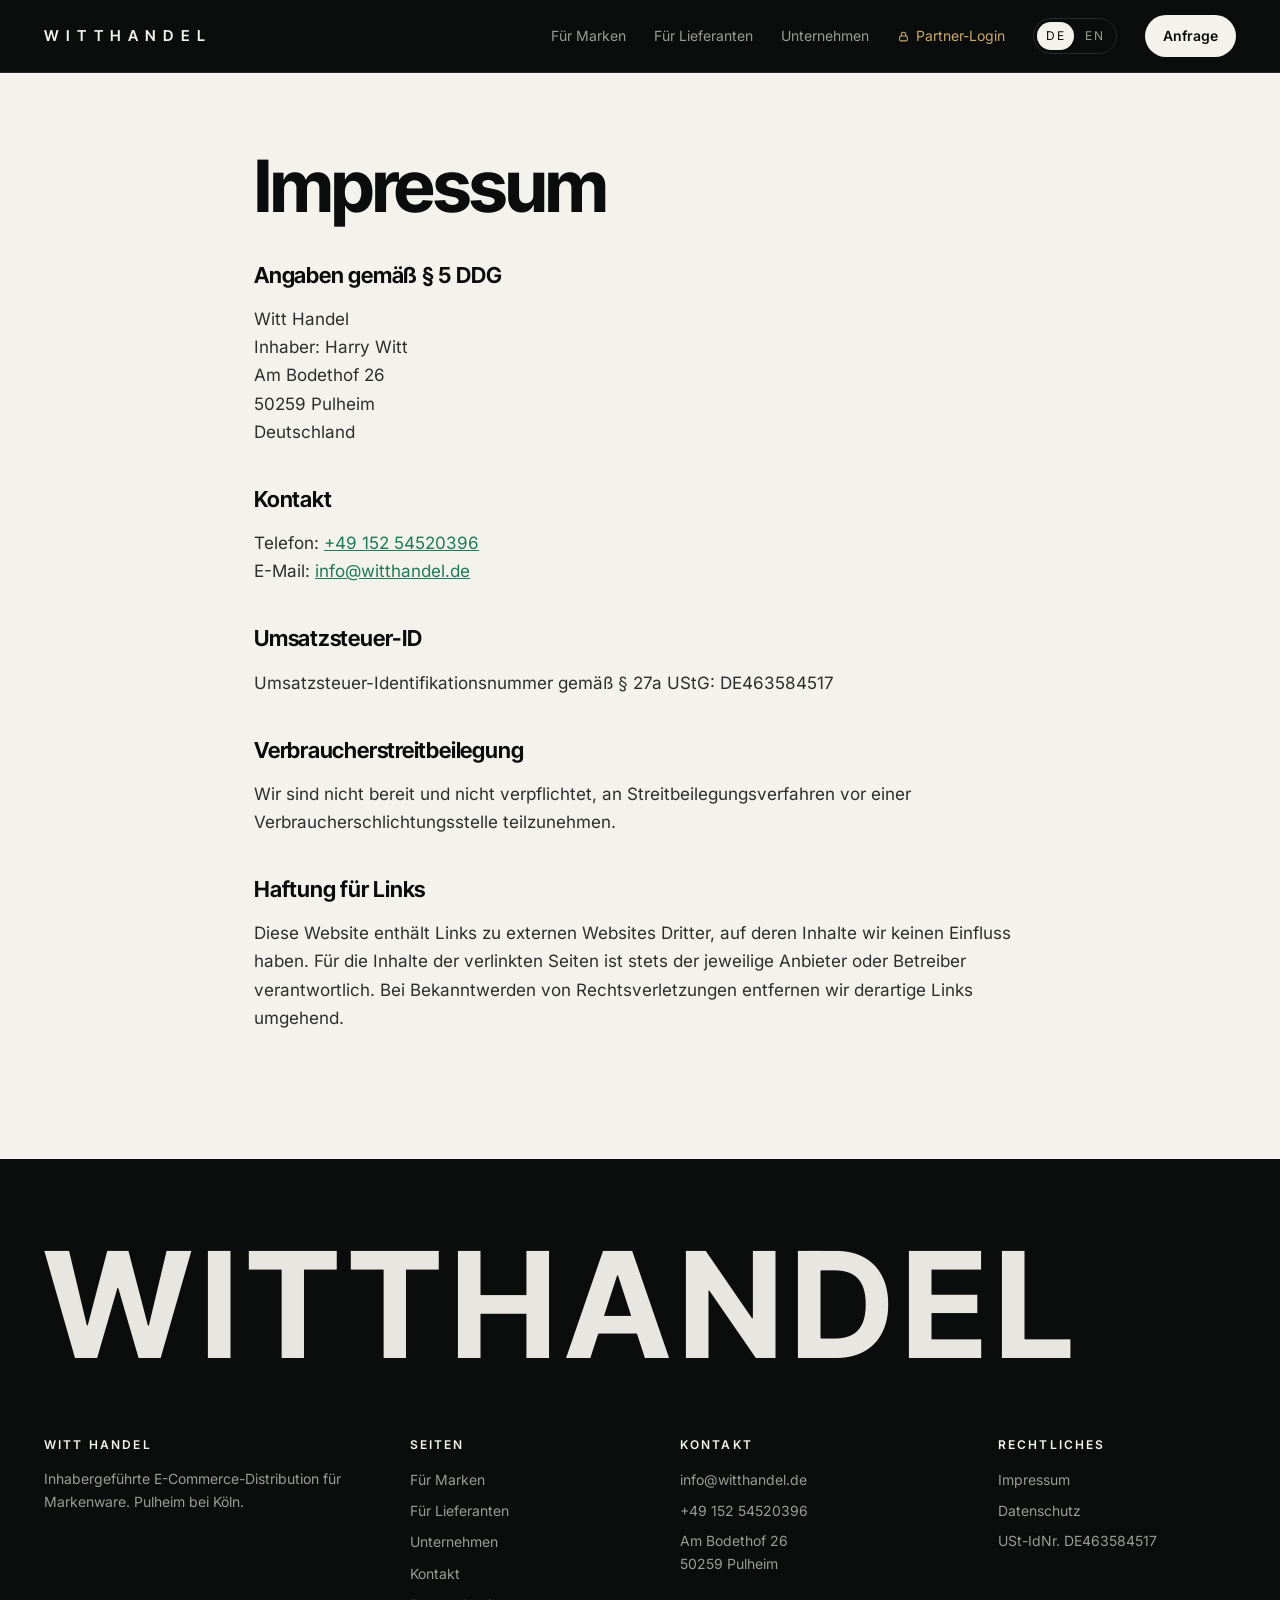
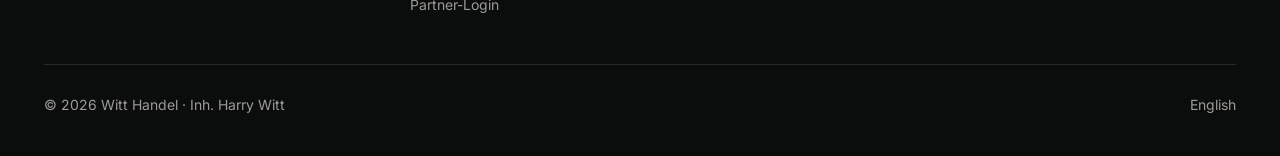
<file: impressum/index.html>
<!doctype html>
<html lang="de"><head><meta charset="utf-8"><meta name="robots" content="noindex">
<meta http-equiv="refresh" content="0; url=/impressum.html"><link rel="canonical" href="https://www.witthandel.de/impressum.html">
<title>Weiterleitung – Witt Handel</title></head>
<body><p><a href="/impressum.html">Weiter</a></p></body></html>
</file>
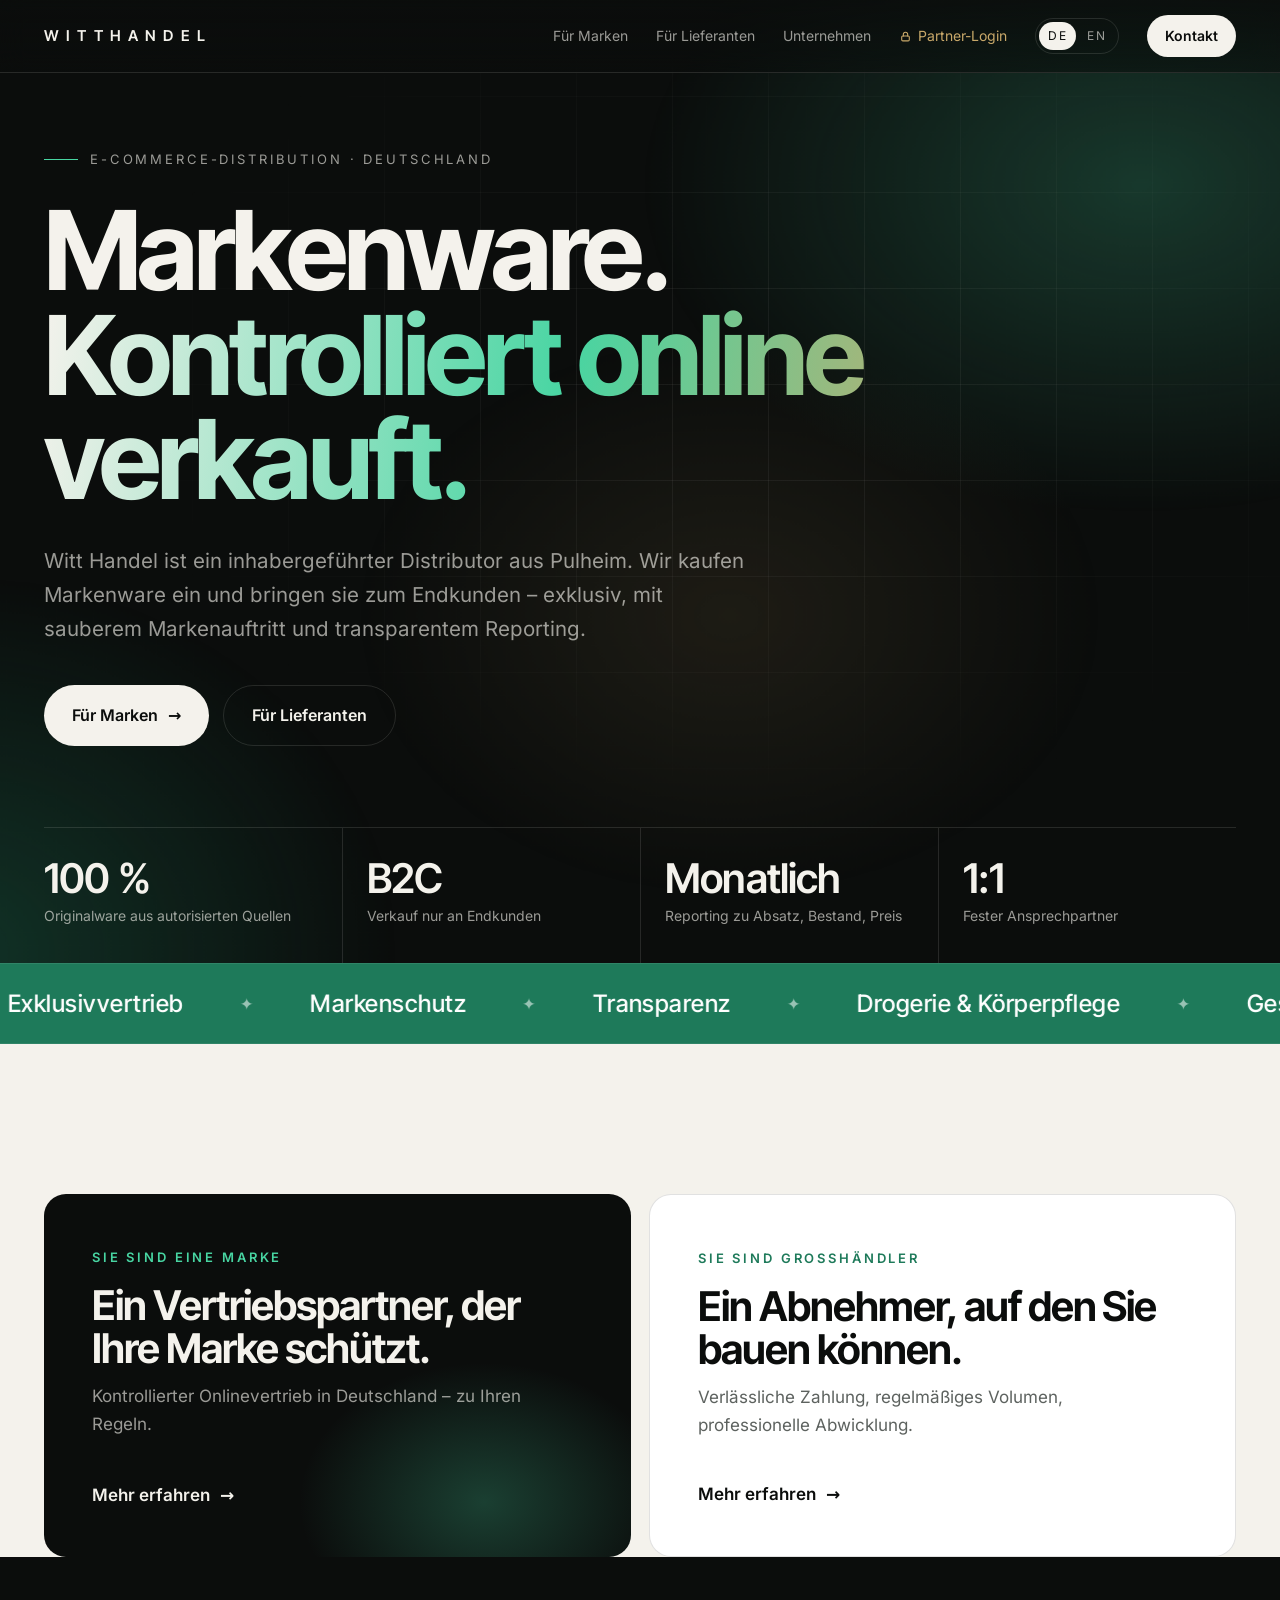
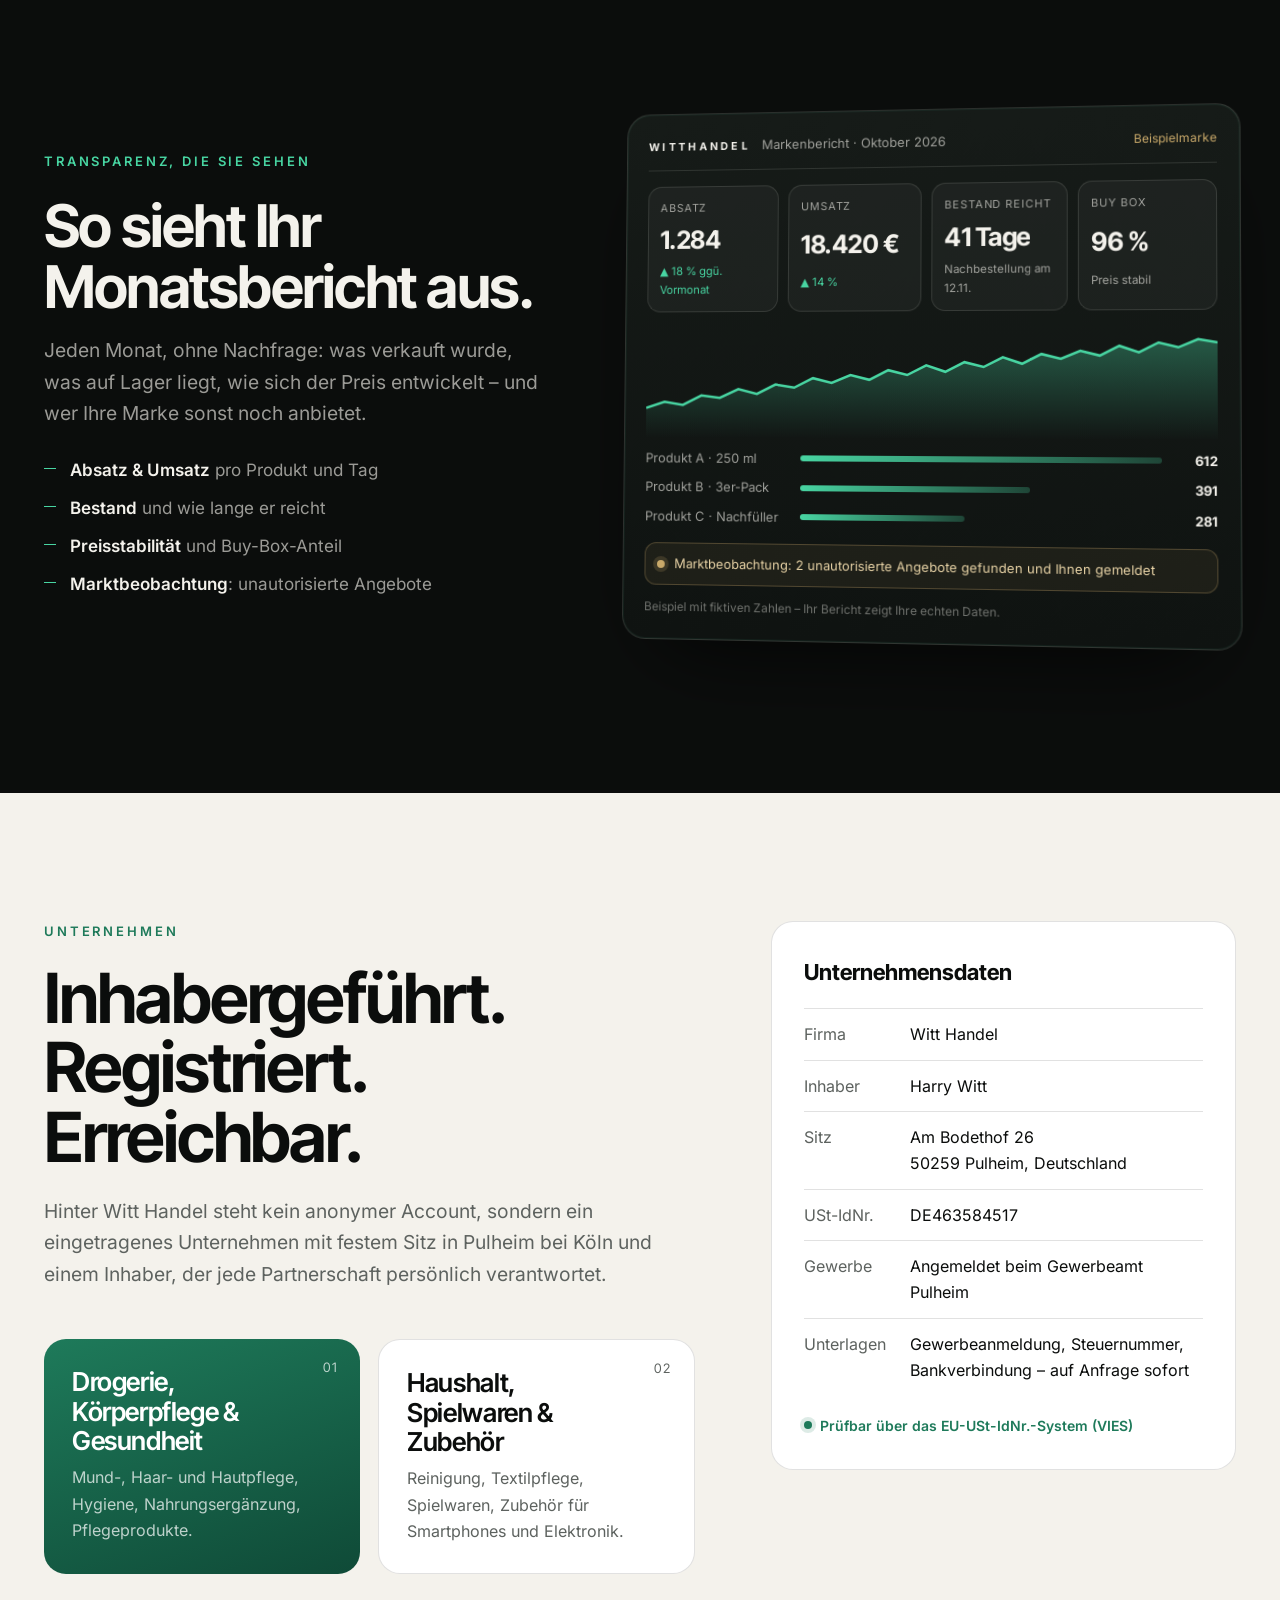
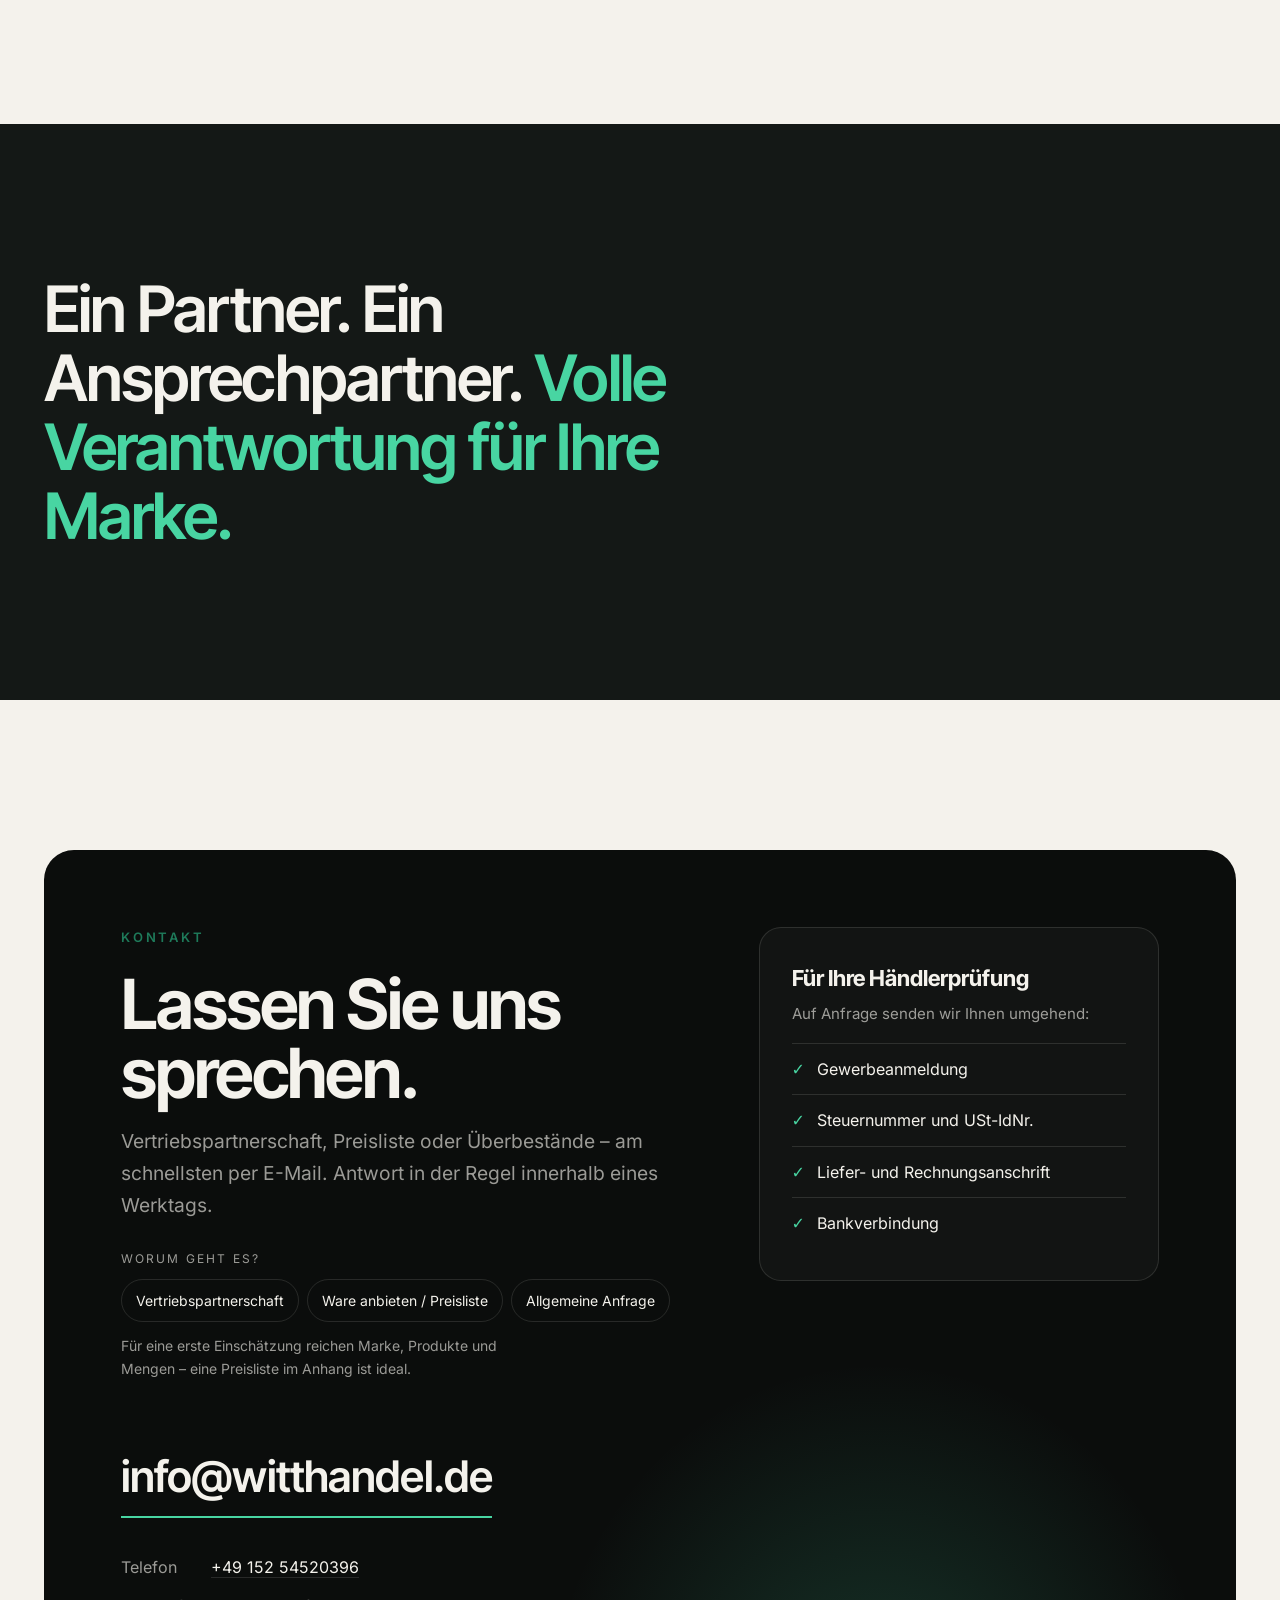
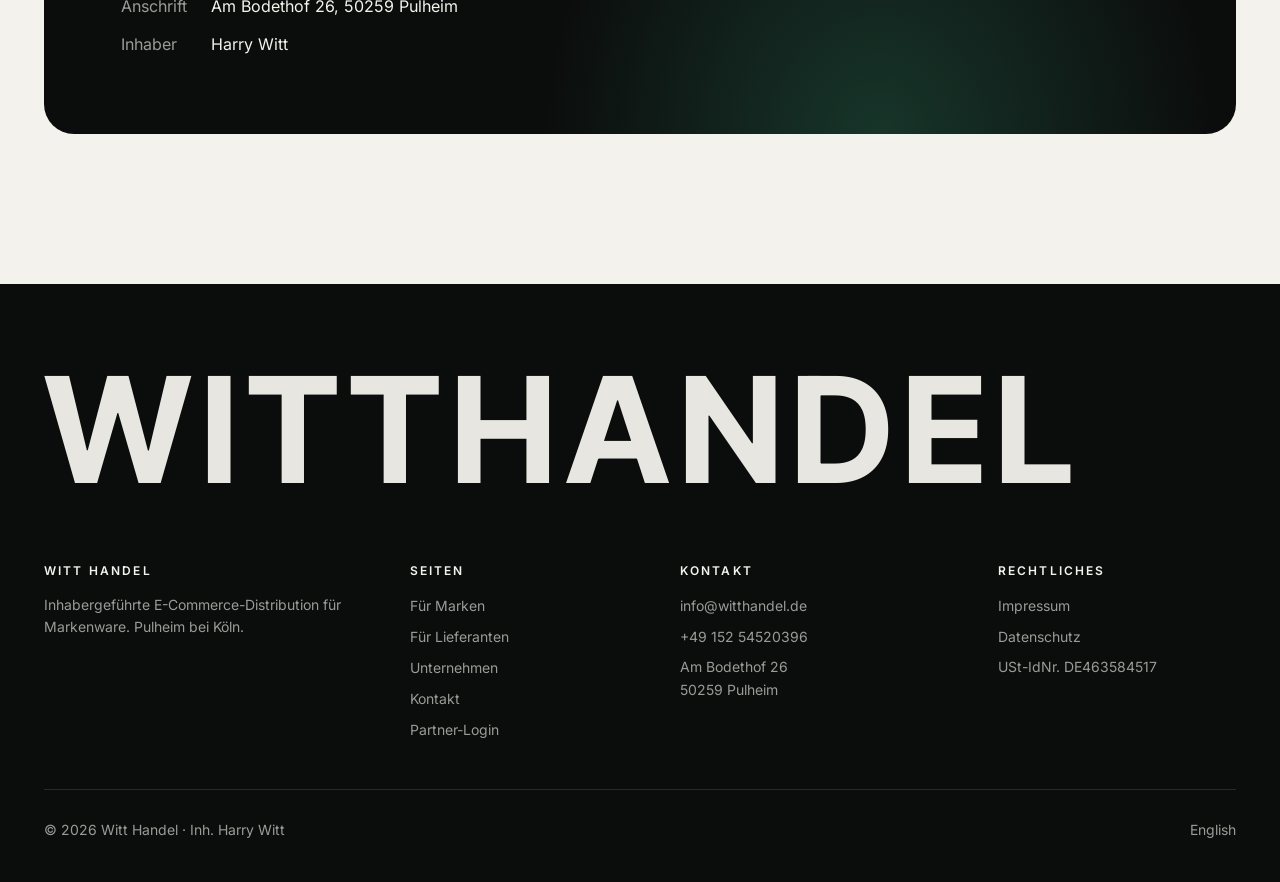
<file: kontakt/index.html>
<!doctype html>
<html lang="de"><head><meta charset="utf-8"><meta name="robots" content="noindex">
<meta http-equiv="refresh" content="0; url=/#kontakt"><link rel="canonical" href="https://www.witthandel.de/#kontakt">
<title>Weiterleitung – Witt Handel</title></head>
<body><p><a href="/#kontakt">Weiter</a></p></body></html>
</file>
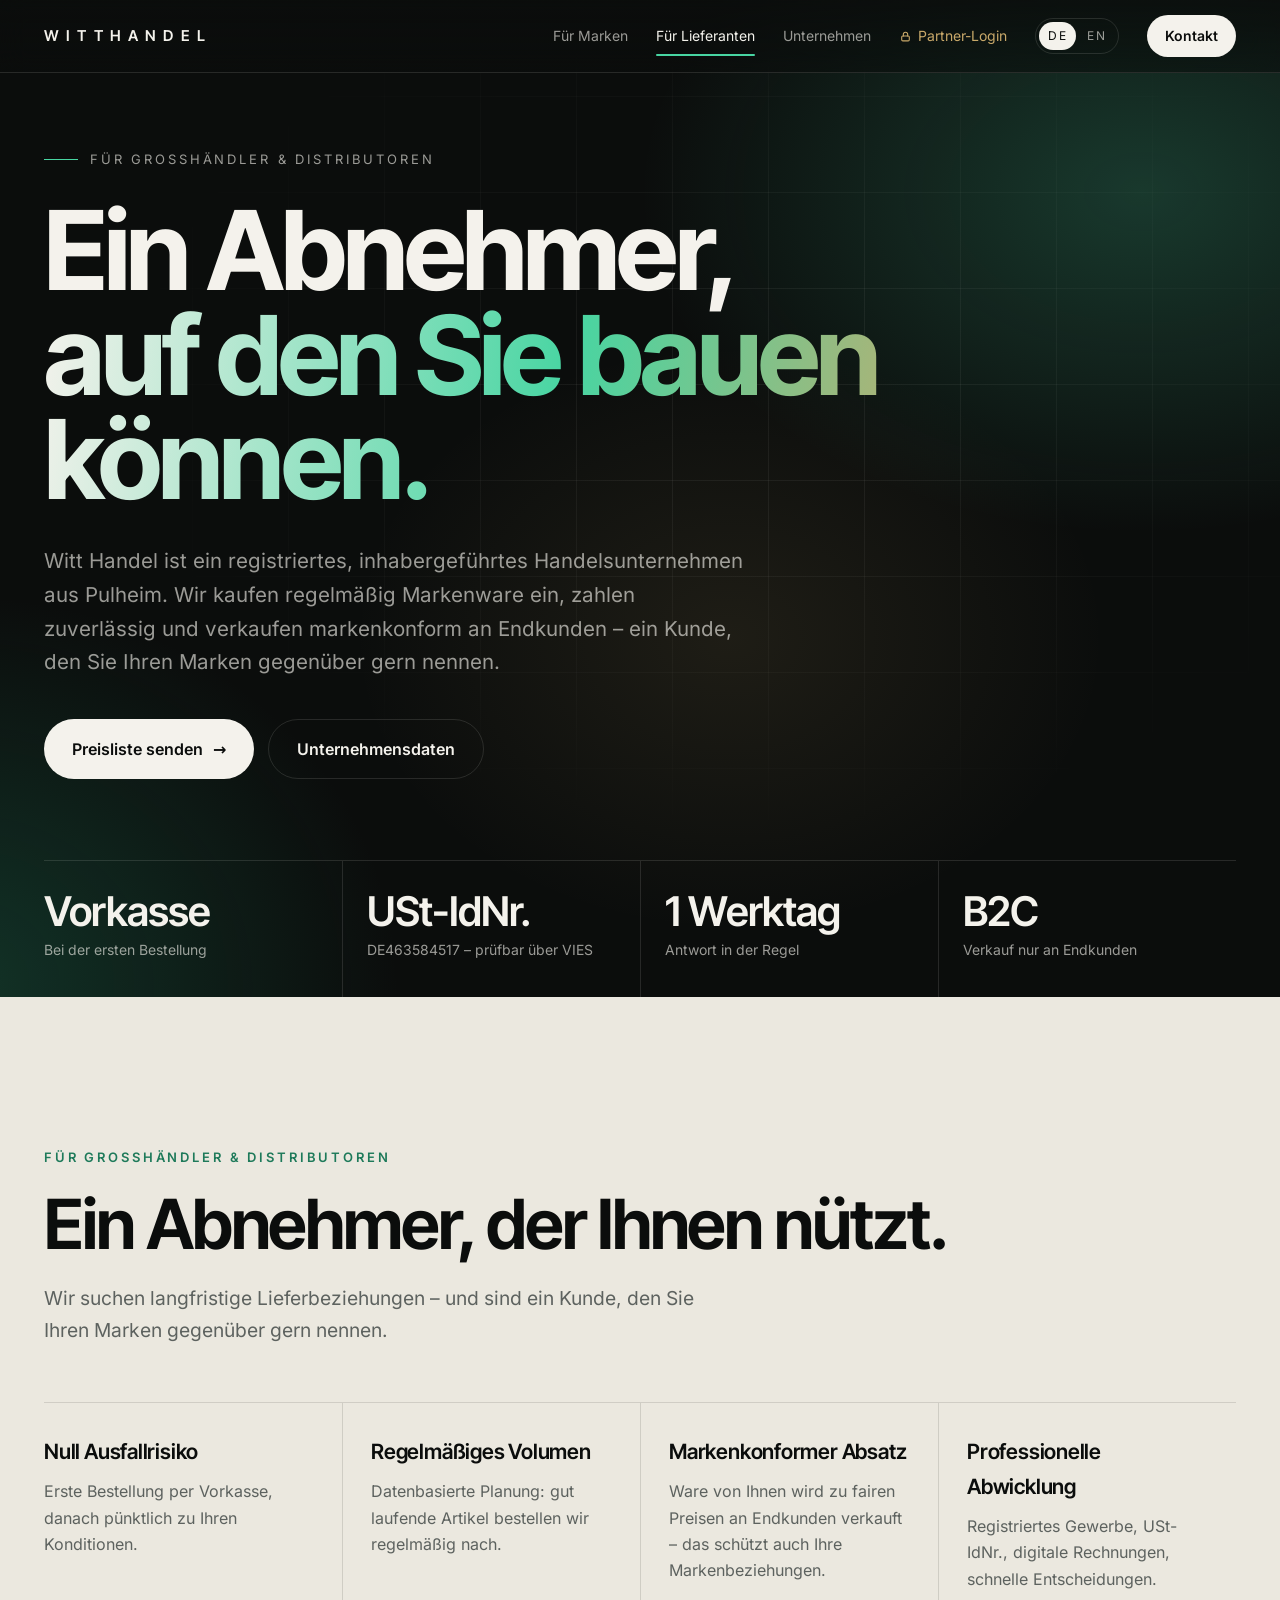
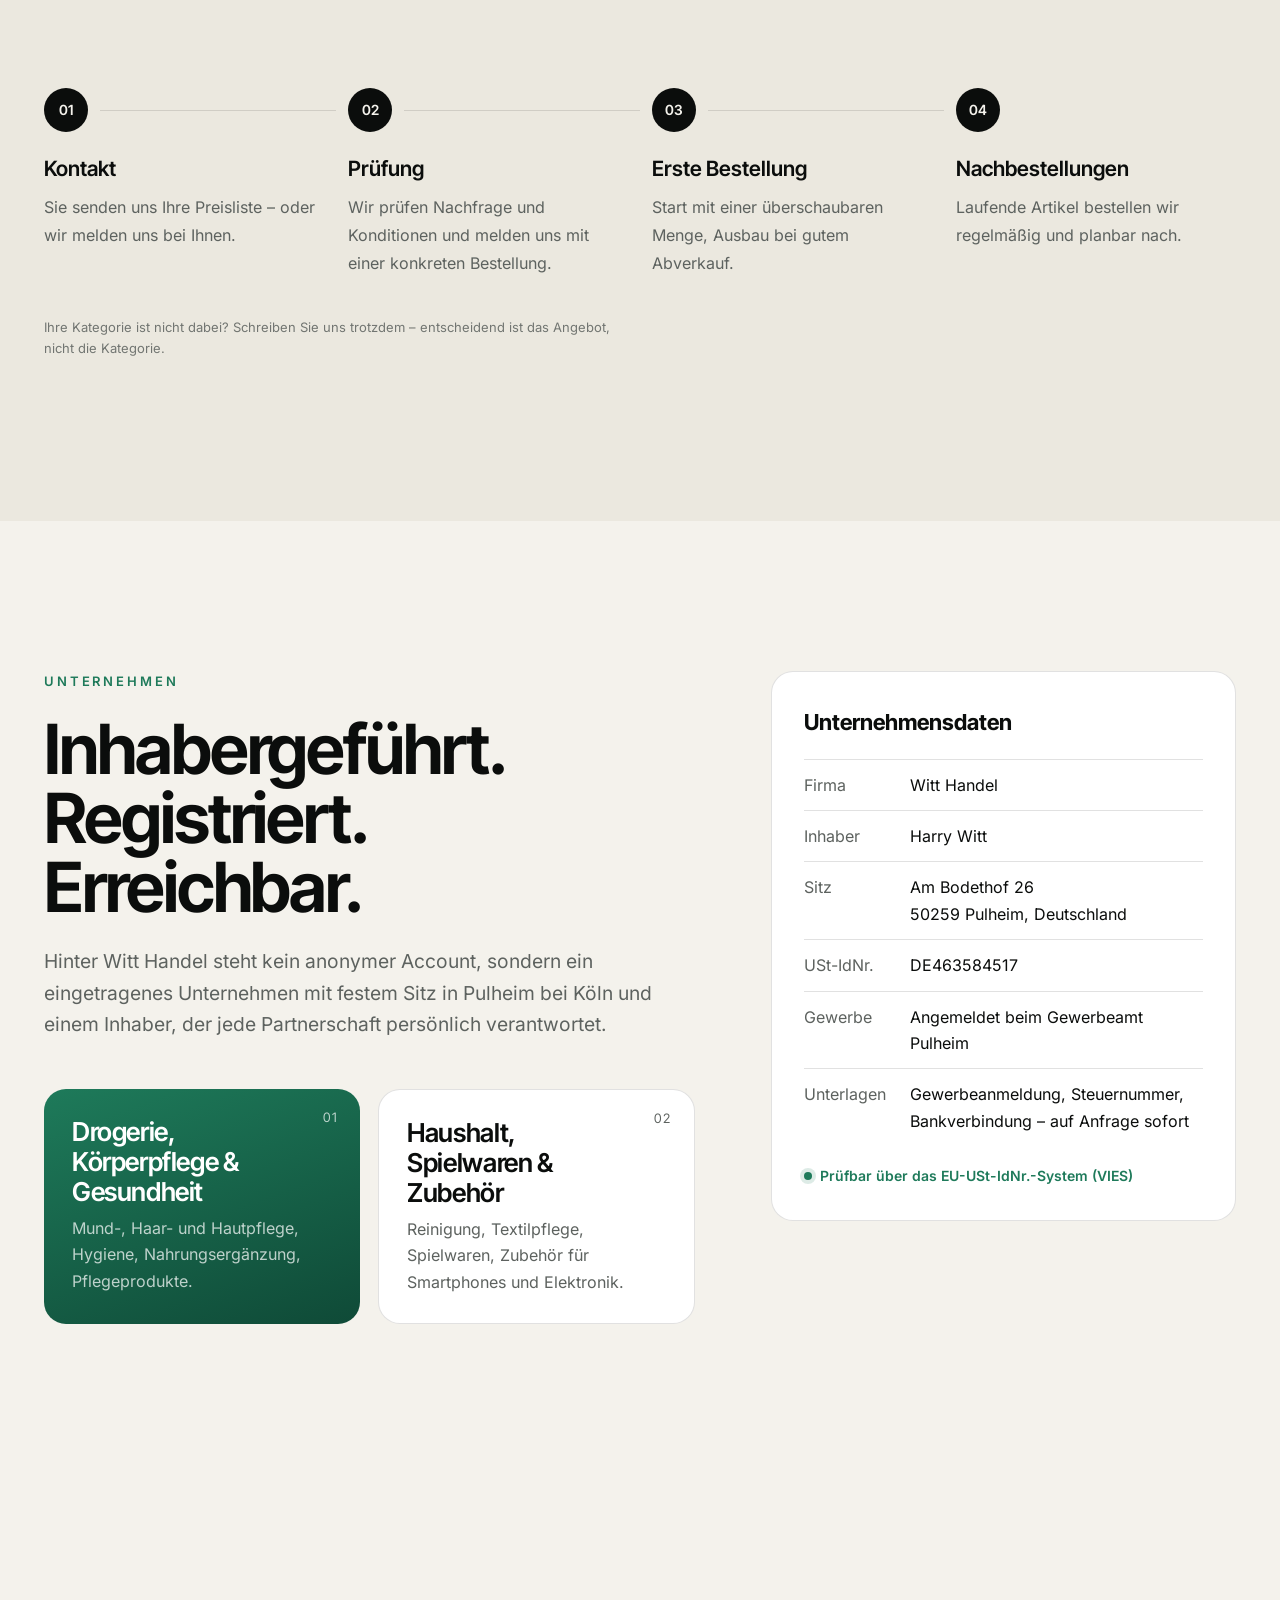
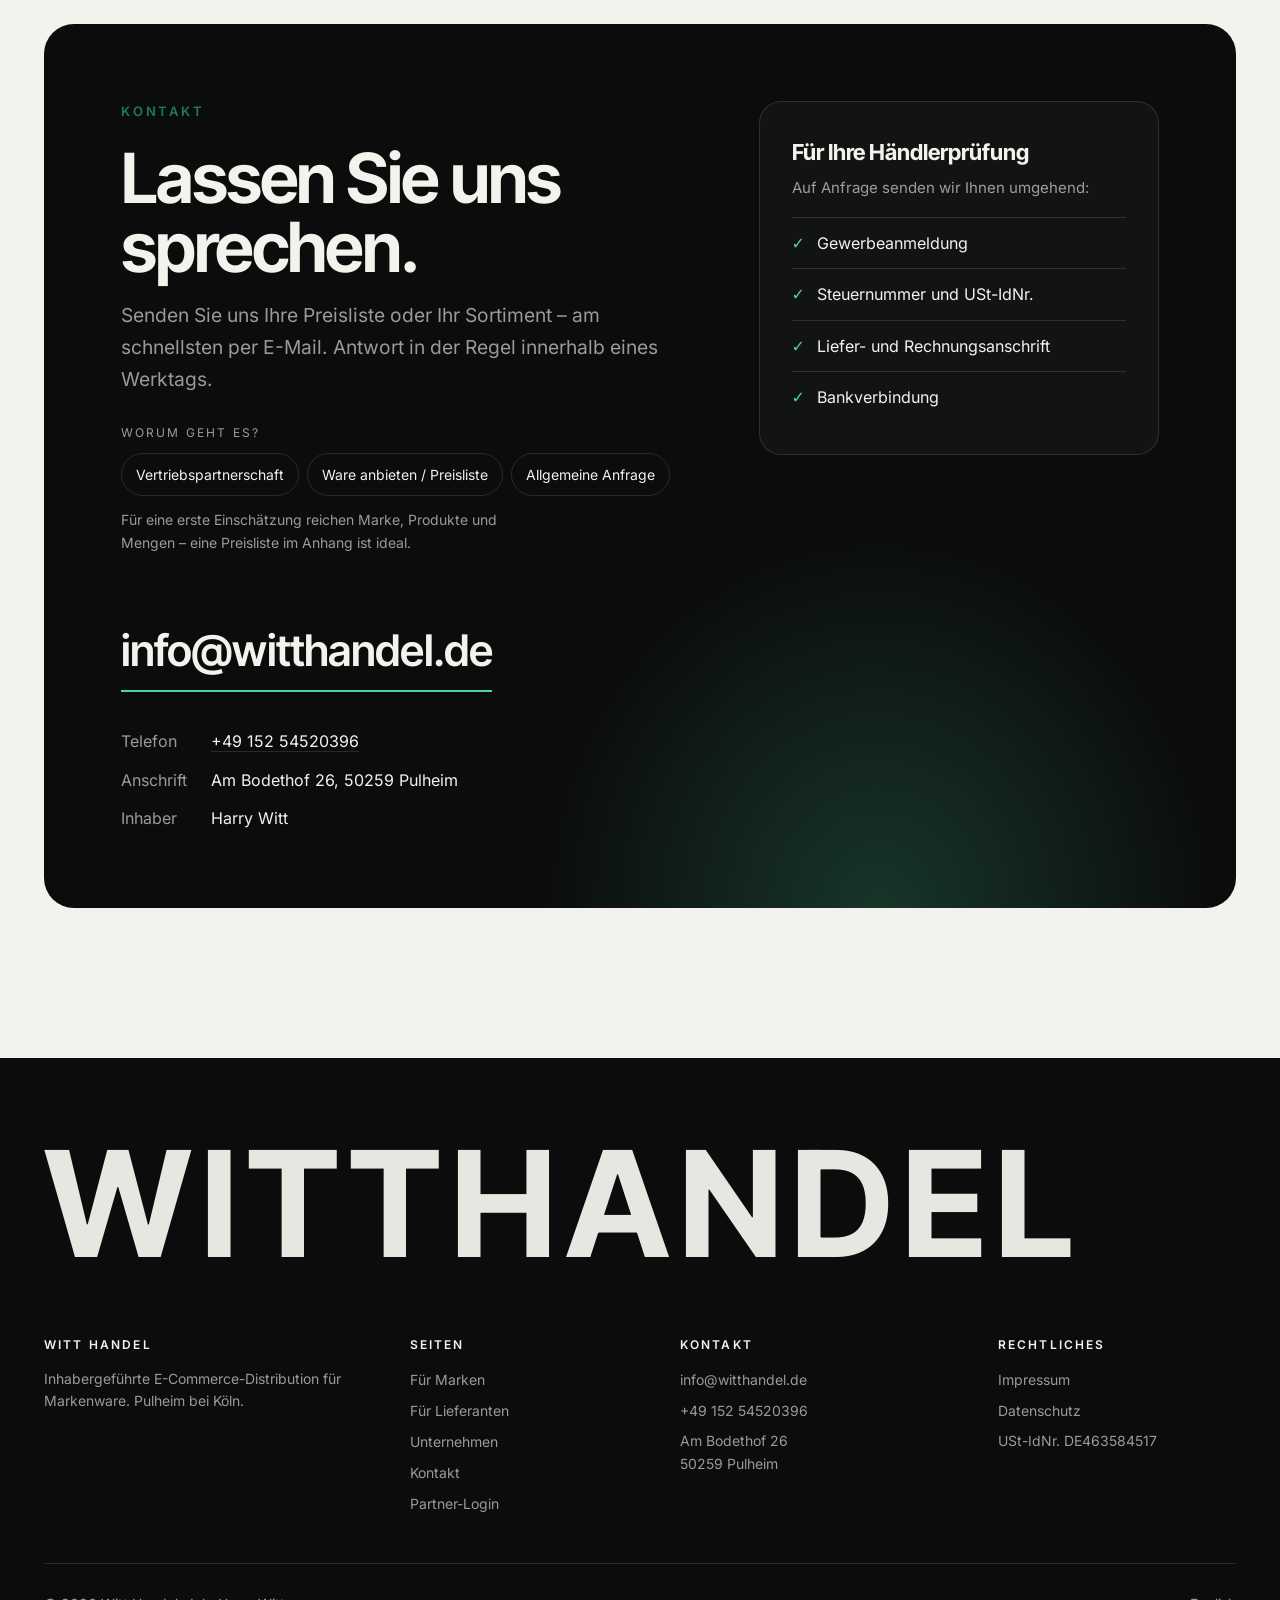
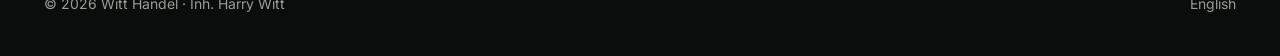
<file: lieferanten/index.html>
<!doctype html>
<html lang="de">
<head>
  <meta charset="utf-8">
  <meta name="viewport" content="width=device-width, initial-scale=1">
  <title>Für Lieferanten – Witt Handel</title>
  <meta name="description" content="Witt Handel als Abnehmer: Vorkasse bei der ersten Bestellung, regelmäßige Nachbestellungen, markenkonformer Verkauf an Endkunden, registriertes Unternehmen mit USt-IdNr.">
  <meta name="theme-color" content="#0b0d0c">
  <link rel="canonical" href="https://www.witthandel.de/lieferanten/">
  <link rel="alternate" hreflang="de" href="https://www.witthandel.de/lieferanten/">
  <link rel="alternate" hreflang="en" href="https://www.witthandel.de/en/suppliers/">
  <link rel="icon" href="/favicon.svg" type="image/svg+xml">
  <link rel="preload" href="/fonts/inter-tight.woff2" as="font" type="font/woff2" crossorigin>
  <link rel="stylesheet" href="/style.css?v=20261120b">
  <meta property="og:title" content="Für Lieferanten – Witt Handel">
  <meta property="og:description" content="Witt Handel als Abnehmer: Vorkasse bei der ersten Bestellung, regelmäßige Nachbestellungen, markenkonformer Verkauf an Endkunden, registriertes Unternehmen mit USt-IdNr.">
  <meta property="og:type" content="website">
  <meta property="og:site_name" content="Witt Handel">
  <meta property="og:locale" content="de_DE">
  <meta name="twitter:card" content="summary">
  <meta property="og:url" content="https://www.witthandel.de/lieferanten/">
  <meta property="og:image" content="https://www.witthandel.de/og.png">
  <meta property="og:image:width" content="1200">
  <meta property="og:image:height" content="630">
  <meta property="og:image:alt" content="Witt Handel – E-Commerce-Distribution für Markenware">
  <meta name="twitter:card" content="summary_large_image">
</head>
<body>
<a class="skip" href="#inhalt">Zum Inhalt springen</a>
<header class="site">
  <div class="wrap">
    <a class="wordmark" href="/" aria-label="Witt Handel – Startseite">Witthandel</a>
    <nav class="main" aria-label="Hauptnavigation">
      <a class="hide-m" href="/marken/">Für Marken</a>
      <a class="hide-m active" href="/lieferanten/" aria-current="page">Für Lieferanten</a>
      <a class="hide-m" href="/#unternehmen">Unternehmen</a>
      <a class="hide-m partner-login" href="https://partner.witthandel.de/partner" rel="nofollow"><svg class="lock" viewBox="0 0 24 24" width="13" height="13" fill="none" stroke="currentColor" stroke-width="2" stroke-linecap="round" aria-hidden="true"><rect x="5" y="11" width="14" height="9" rx="2"/><path d="M8 11V8a4 4 0 0 1 8 0v3"/></svg>Partner-Login</a>
      <span class="langs" role="group" aria-label="Sprache"><a href="/lieferanten/" hreflang="de" lang="de" class="on" aria-current="true">DE</a><a href="/en/suppliers/" hreflang="en" lang="en">EN</a></span>
      <a class="cta" href="#kontakt">Kontakt</a>
      <details class="menu-m"><summary aria-label="Menü"><span></span><span></span></summary><div class="menu-panel"><a href="/marken/">Für Marken</a><a href="/lieferanten/">Für Lieferanten</a><a href="/#unternehmen">Unternehmen</a><a href="/#kontakt">Kontakt</a><a href="https://partner.witthandel.de/partner" rel="nofollow">Partner-Login</a></div></details>
    </nav>
  </div>
</header>

<main id="inhalt">
  <div class="hero">
    <div class="glow" aria-hidden="true"></div>
    <div class="grid-lines" aria-hidden="true"></div>
    <div class="wrap">
      <p class="eyebrow">Für Großhändler &amp; Distributoren</p>
      <h1>Ein Abnehmer, <span class="soft">auf den Sie bauen können.</span></h1>
      <p class="lead">Witt Handel ist ein registriertes, inhabergeführtes Handelsunternehmen aus Pulheim. Wir kaufen regelmäßig Markenware ein, zahlen zuverlässig und verkaufen markenkonform an Endkunden – ein Kunde, den Sie Ihren Marken gegenüber gern nennen.</p>
      <div class="actions">
        <a class="btn light" href="mailto:info@witthandel.de?subject=Preisliste">Preisliste senden <span class="arrow" aria-hidden="true">→</span></a>
        <a class="btn outline" href="#unternehmen">Unternehmensdaten</a>
      </div>
      <div class="facts">
        <div><strong>Vorkasse</strong><span>Bei der ersten Bestellung</span></div>
        <div><strong>USt-IdNr.</strong><span>DE463584517 – prüfbar über VIES</span></div>
        <div><strong>1 Werktag</strong><span>Antwort in der Regel</span></div>
        <div><strong>B2C</strong><span>Verkauf nur an Endkunden</span></div>
      </div>
    </div>
  </div>

  <section id="lieferanten" style="background: var(--paper-2)">
    <div class="wrap">
      <p class="kicker">Für Großhändler &amp; Distributoren</p>
      <h2>Ein Abnehmer, der Ihnen nützt.</h2>
      <p class="intro">Wir suchen langfristige Lieferbeziehungen – und sind ein Kunde, den Sie Ihren Marken gegenüber gern nennen.</p>
      <div class="promises">
        <div><h3>Null Ausfallrisiko</h3><p>Erste Bestellung per Vorkasse, danach pünktlich zu Ihren Konditionen.</p></div>
        <div><h3>Regelmäßiges Volumen</h3><p>Datenbasierte Planung: gut laufende Artikel bestellen wir regelmäßig nach.</p></div>
        <div><h3>Markenkonformer Absatz</h3><p>Ware von Ihnen wird zu fairen Preisen an Endkunden verkauft – das schützt auch Ihre Markenbeziehungen.</p></div>
        <div><h3>Professionelle Abwicklung</h3><p>Registriertes Gewerbe, USt-IdNr., digitale Rechnungen, schnelle Entscheidungen.</p></div>
      </div>
      <ol class="timeline">
        <li><strong>Kontakt</strong><span>Sie senden uns Ihre Preisliste – oder wir melden uns bei Ihnen.</span></li>
        <li><strong>Prüfung</strong><span>Wir prüfen Nachfrage und Konditionen und melden uns mit einer konkreten Bestellung.</span></li>
        <li><strong>Erste Bestellung</strong><span>Start mit einer überschaubaren Menge, Ausbau bei gutem Abverkauf.</span></li>
        <li><strong>Nachbestellungen</strong><span>Laufende Artikel bestellen wir regelmäßig und planbar nach.</span></li>
      </ol>
      <p class="fine">Ihre Kategorie ist nicht dabei? Schreiben Sie uns trotzdem – entscheidend ist das Angebot, nicht die Kategorie.</p>
    </div>
  </section>
  <section id="unternehmen">
    <div class="wrap">
      <div class="company" style="margin-top: 0">
        <div>
          <p class="kicker">Unternehmen</p>
          <h2>Inhabergeführt. Registriert. Erreichbar.</h2>
          <p class="intro">Hinter Witt Handel steht kein anonymer Account, sondern ein eingetragenes Unternehmen mit festem Sitz in Pulheim bei Köln und einem Inhaber, der jede Partnerschaft persönlich verantwortet.</p>
          <div class="tiles two" style="margin-top: 48px">
            <div class="tile feature" style="min-height: 220px"><span class="num">01</span><div><h3>Drogerie, Körperpflege &amp; Gesundheit</h3><p>Mund-, Haar- und Hautpflege, Hygiene, Nahrungsergänzung, Pflegeprodukte.</p></div></div>
            <div class="tile" style="min-height: 220px"><span class="num">02</span><div><h3>Haushalt, Spielwaren &amp; Zubehör</h3><p>Reinigung, Textilpflege, Spielwaren, Zubehör für Smartphones und Elektronik.</p></div></div>
          </div>
        </div>
        <div class="facts-box">
          <h3>Unternehmensdaten</h3>
          <dl>
            <dt>Firma</dt><dd>Witt Handel</dd>
            <dt>Inhaber</dt><dd>Harry Witt</dd>
            <dt>Sitz</dt><dd>Am Bodethof 26<br>50259 Pulheim, Deutschland</dd>
            <dt>USt-IdNr.</dt><dd>DE463584517</dd>
            <dt>Gewerbe</dt><dd>Angemeldet beim Gewerbeamt Pulheim</dd>
            <dt>Unterlagen</dt><dd>Gewerbeanmeldung, Steuer&shy;nummer, Bankverbindung – auf Anfrage sofort</dd>
          </dl>
          <span class="badge">Prüfbar über das EU-USt-IdNr.-System (VIES)</span>
        </div>
      </div>
    </div>
  </section>
  <section id="kontakt">
    <div class="wrap">
      <div class="contact-card">
        <div>
          <p class="kicker">Kontakt</p>
          <h2>Lassen Sie uns sprechen.</h2>
          <p class="intro" style="color: var(--on-dark-muted)">Senden Sie uns Ihre Preisliste oder Ihr Sortiment – am schnellsten per E-Mail. Antwort in der Regel innerhalb eines Werktags.</p>
          <div class="subjects"><p class="subjects-label">Worum geht es?</p><div class="chips"><a href="mailto:info@witthandel.de?subject=Vertriebspartnerschaft%20%E2%80%93%20Anfrage&amp;body=Marke%3A%0AProdukte%20%28EAN%20oder%20Link%29%3A%0AZielmarkt%20/%20Zeitraum%3A%0AAnsprechpartner%3A%0A">Vertriebspartnerschaft</a><a href="mailto:info@witthandel.de?subject=Angebot%20/%20Preisliste%20f%C3%BCr%20Witt%20Handel&amp;body=Firma%3A%0AMarken%20/%20Produkte%20%28EAN%29%3A%0AVerf%C3%BCgbare%20Mengen%20und%20Preise%20%28gern%20als%20Liste%20im%20Anhang%29%3A%0ALieferzeit%20und%20Mindestbestellwert%3A%0A">Ware anbieten / Preisliste</a><a href="mailto:info@witthandel.de?subject=Anfrage%20an%20Witt%20Handel">Allgemeine Anfrage</a></div><p class="subjects-hint">Für eine erste Einschätzung reichen Marke, Produkte und Mengen – eine Preisliste im Anhang ist ideal.</p></div>
          <a class="mail-big" href="mailto:info@witthandel.de?subject=Anfrage%20Zusammenarbeit">info@witthandel.de</a>
          <dl class="details">
            <dt>Telefon</dt><dd><a href="tel:+4915254520396">+49 152 54520396</a></dd>
            <dt>Anschrift</dt><dd>Am Bodethof 26, 50259 Pulheim</dd>
            <dt>Inhaber</dt><dd>Harry Witt</dd>
          </dl>
        </div>
        <div class="check">
          <h3>Für Ihre Händlerprüfung</h3>
          <p>Auf Anfrage senden wir Ihnen umgehend:</p>
          <ul>
            <li>Gewerbeanmeldung</li>
            <li>Steuernummer und USt-IdNr.</li>
            <li>Liefer- und Rechnungsanschrift</li>
            <li>Bankverbindung</li>
          </ul>
        </div>
      </div>
    </div>
  </section>
</main>

<footer class="site">
  <div class="wrap">
    <p class="big-mark" aria-hidden="true">WITTHANDEL</p>
    <div class="cols">
      <div><p class="f-title">Witt Handel</p><p>Inhabergeführte E-Commerce-Distribution für Markenware. Pulheim bei Köln.</p></div>
      <div><p class="f-title">Seiten</p><a href="/marken/">Für Marken</a><a href="/lieferanten/">Für Lieferanten</a><a href="/#unternehmen">Unternehmen</a><a href="/#kontakt">Kontakt</a><a href="https://partner.witthandel.de/partner" rel="nofollow">Partner-Login</a></div>
      <div><p class="f-title">Kontakt</p><a href="mailto:info@witthandel.de">info@witthandel.de</a><a href="tel:+4915254520396">+49 152 54520396</a><p>Am Bodethof 26<br>50259 Pulheim</p></div>
      <div><p class="f-title">Rechtliches</p><a href="/impressum.html">Impressum</a><a href="/datenschutz.html">Datenschutz</a><p>USt-IdNr. DE463584517</p></div>
    </div>
    <div class="row">
      <span>© 2026 Witt Handel · Inh. Harry Witt</span>
      <span><a href="/en/suppliers/" hreflang="en" lang="en">English</a></span>
    </div>
  </div>
</footer>
<script src="/mail.js?v=20261107b" defer></script>
</body>
</html>
</file>
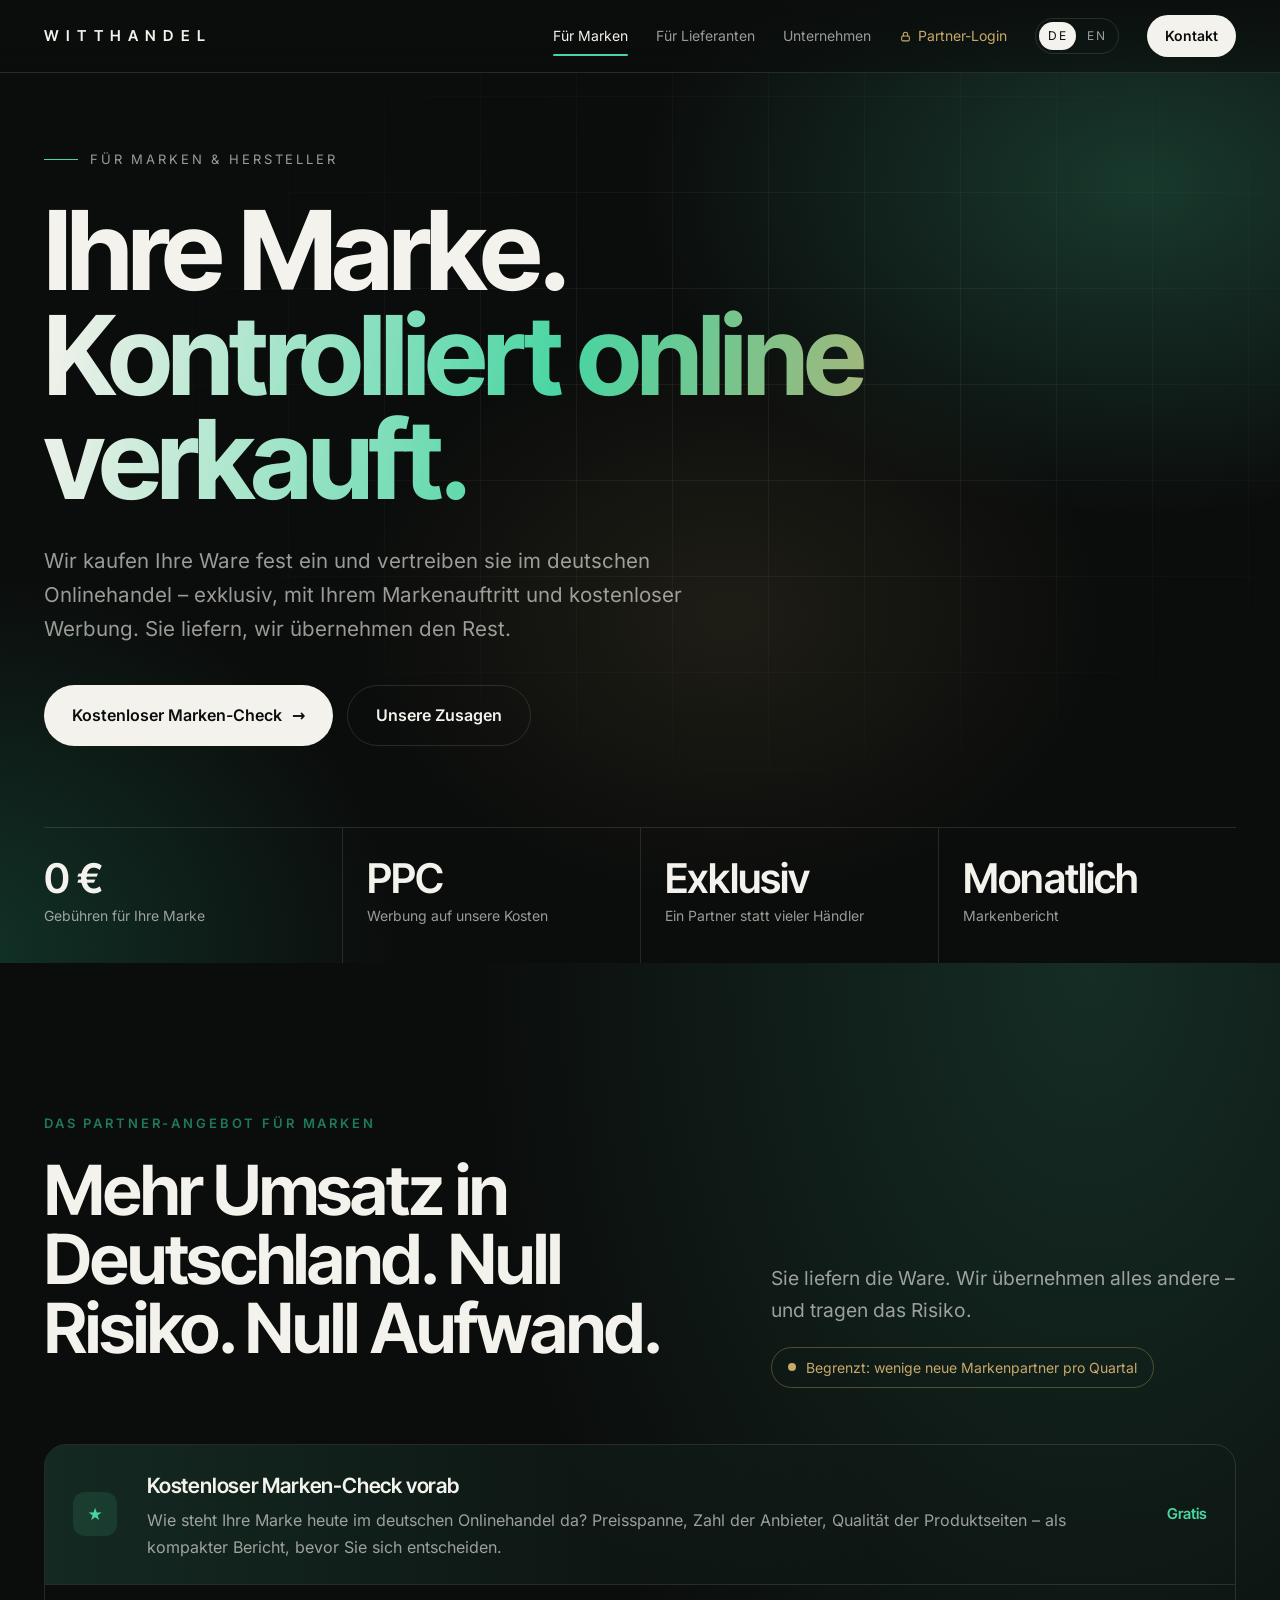
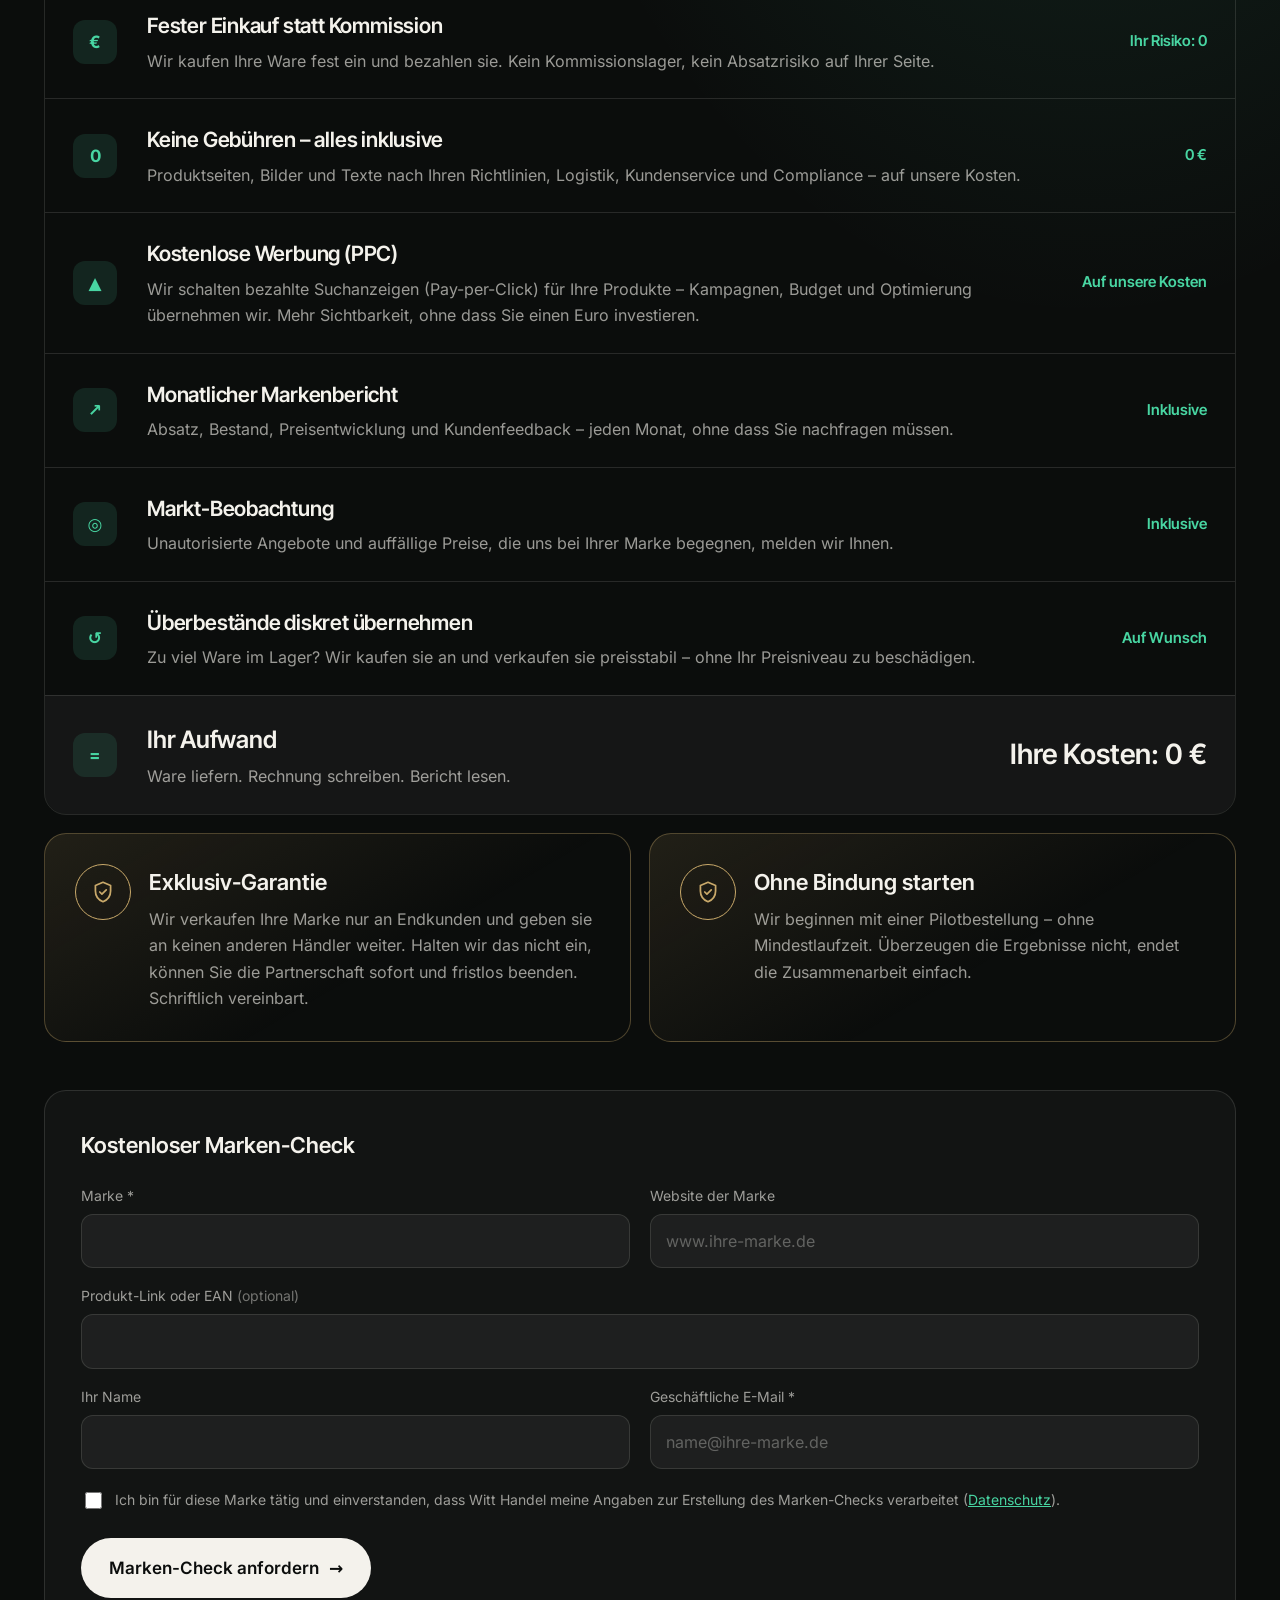
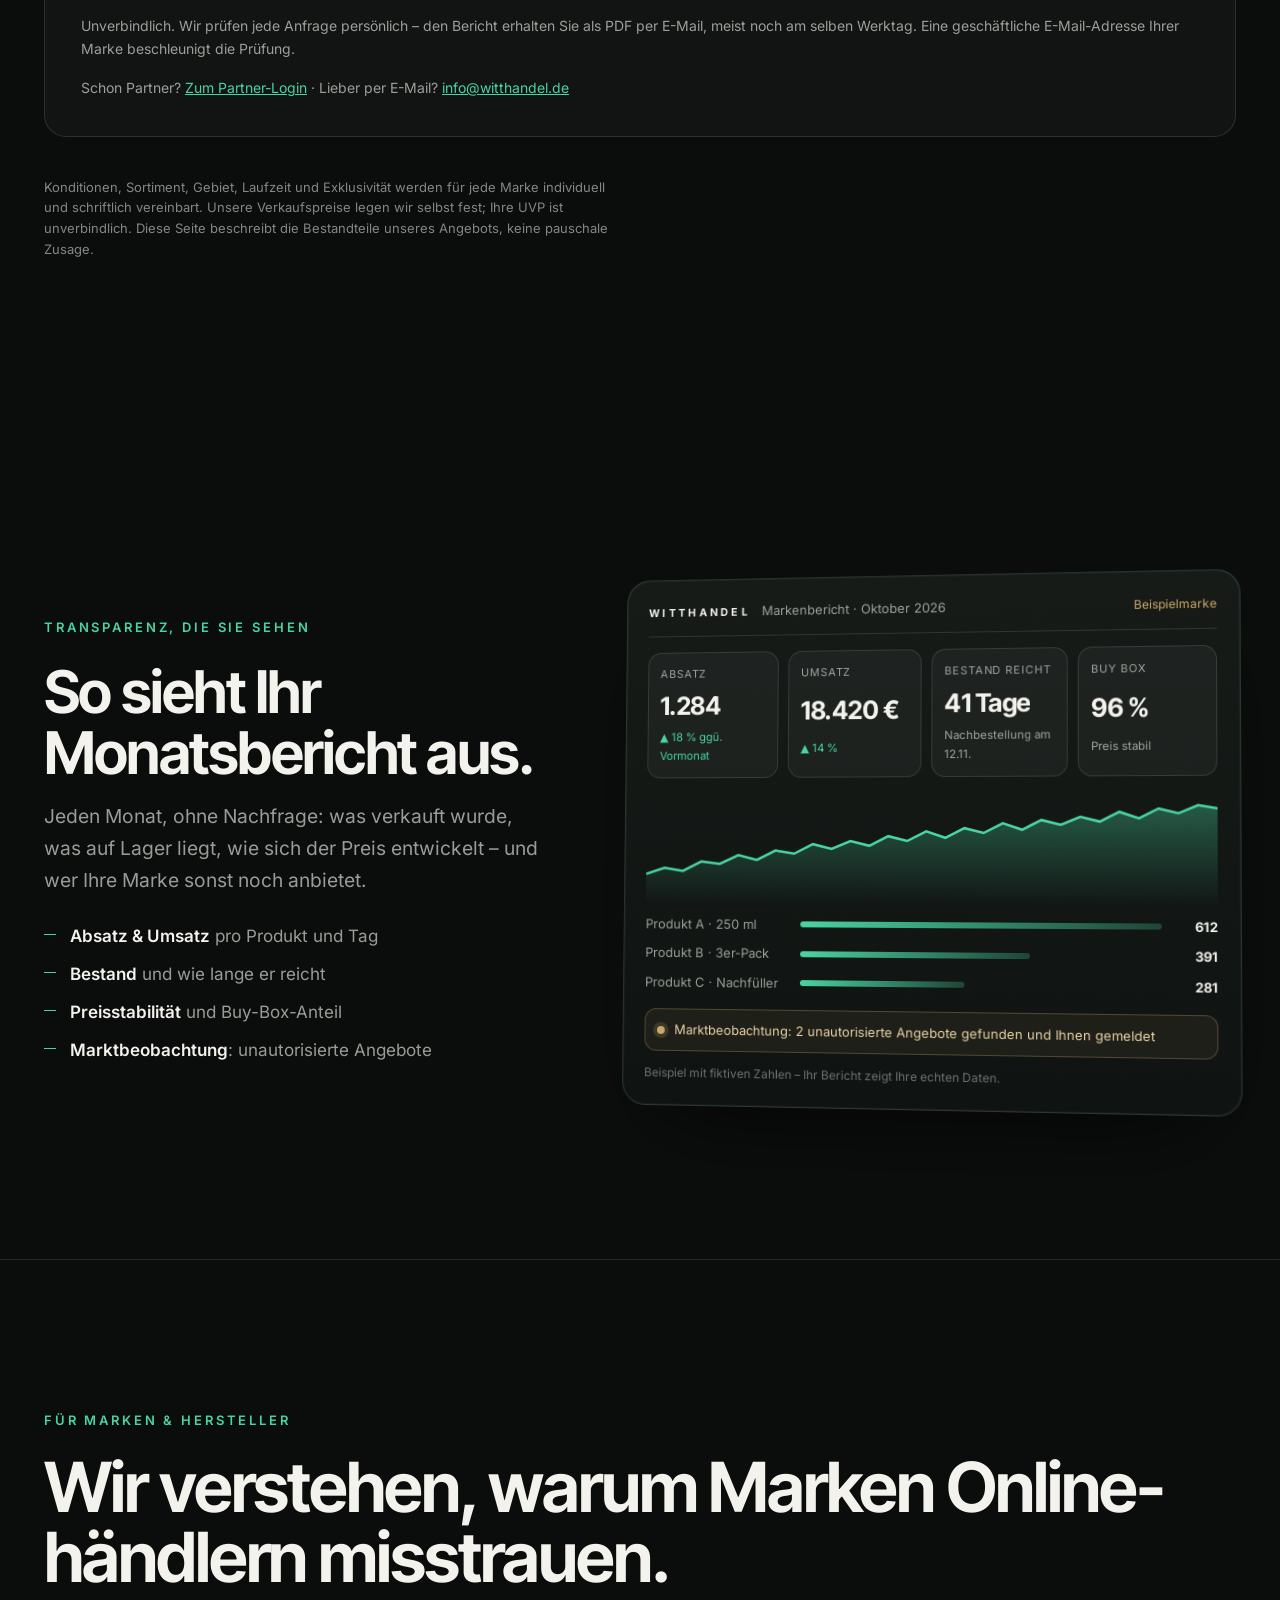
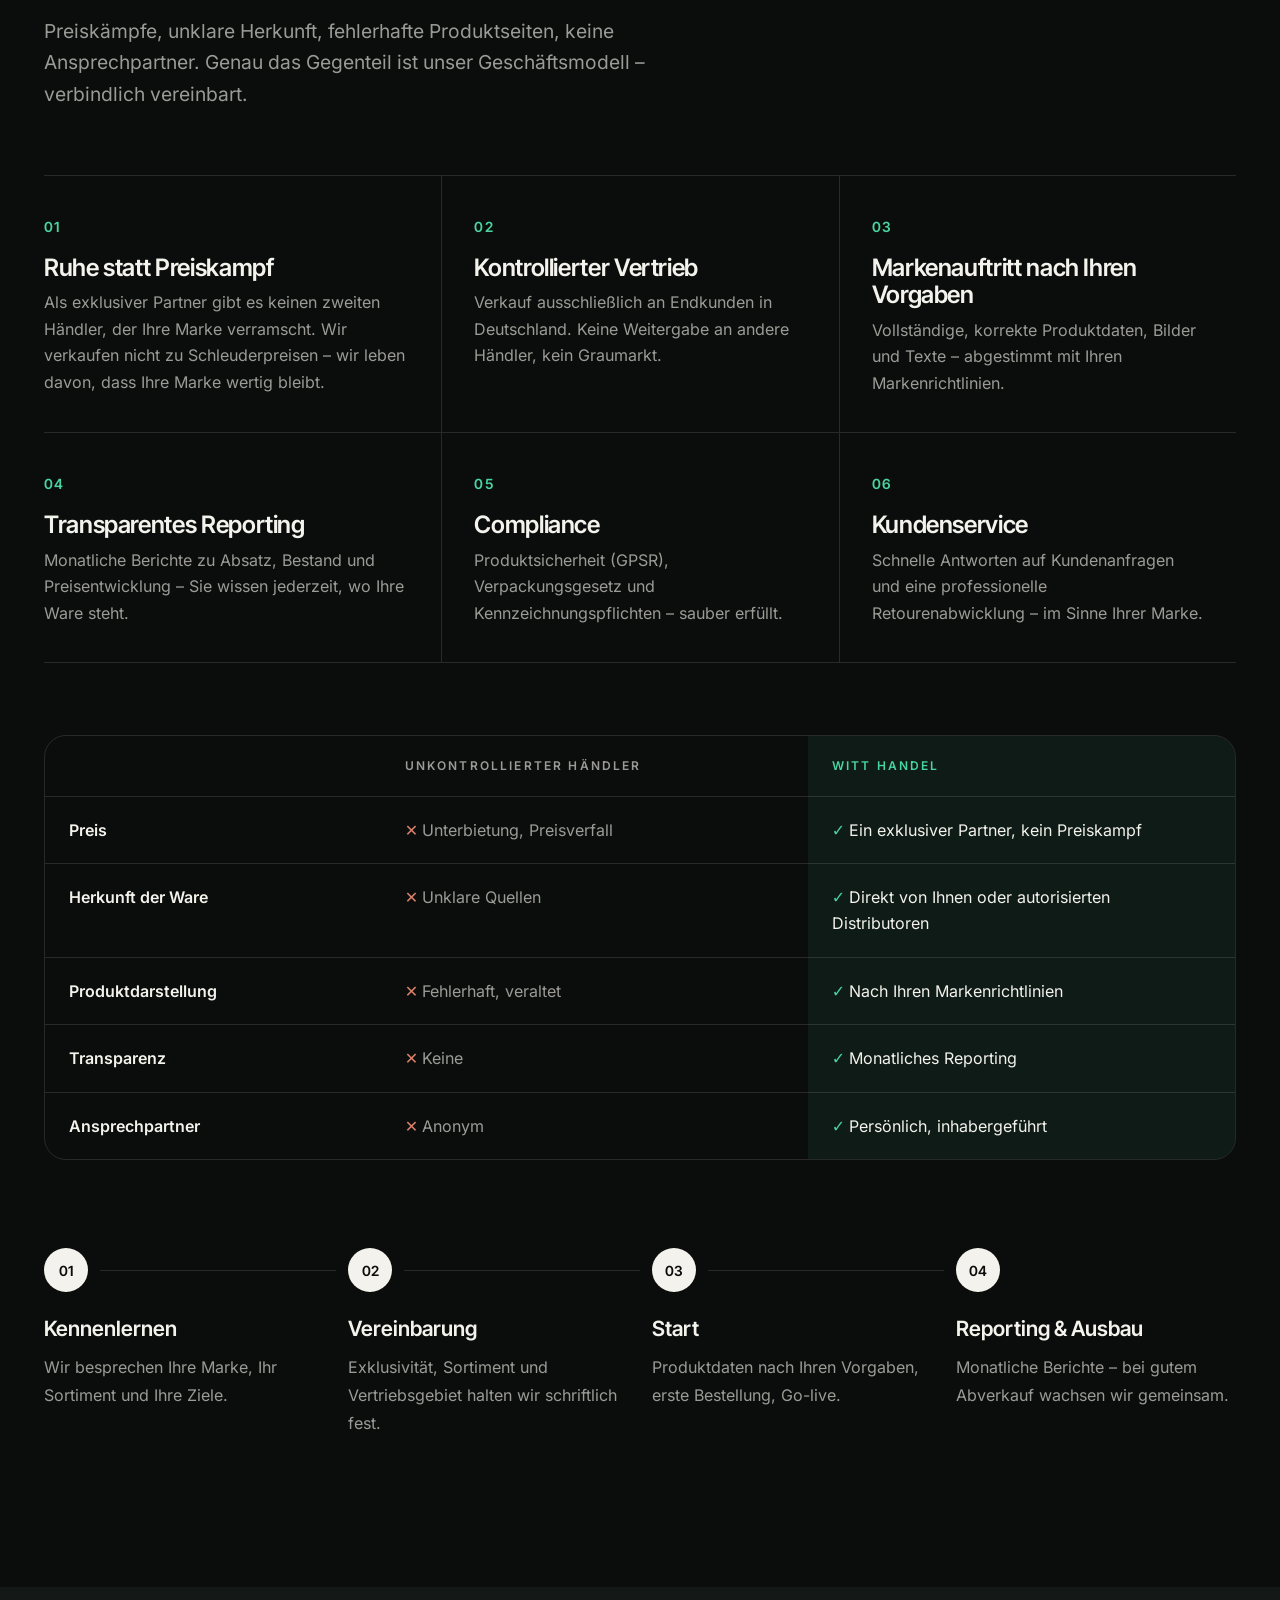
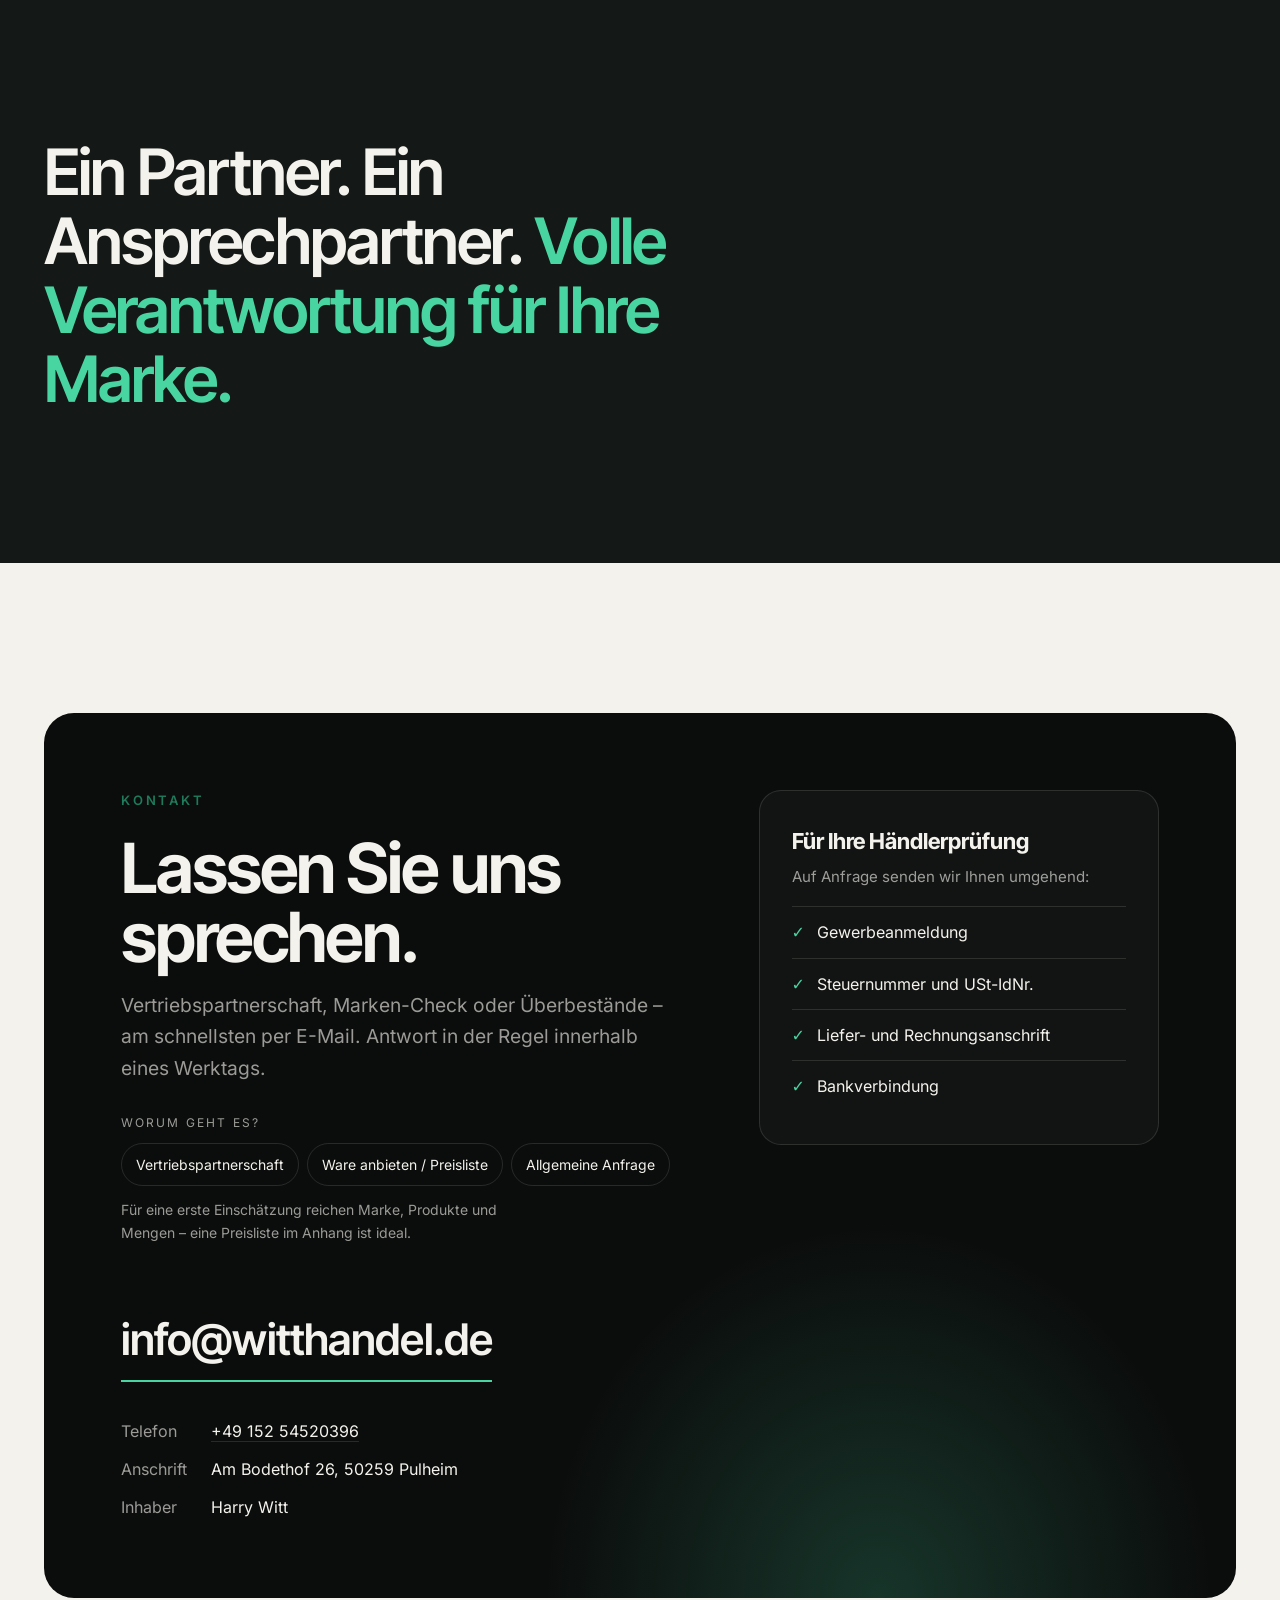
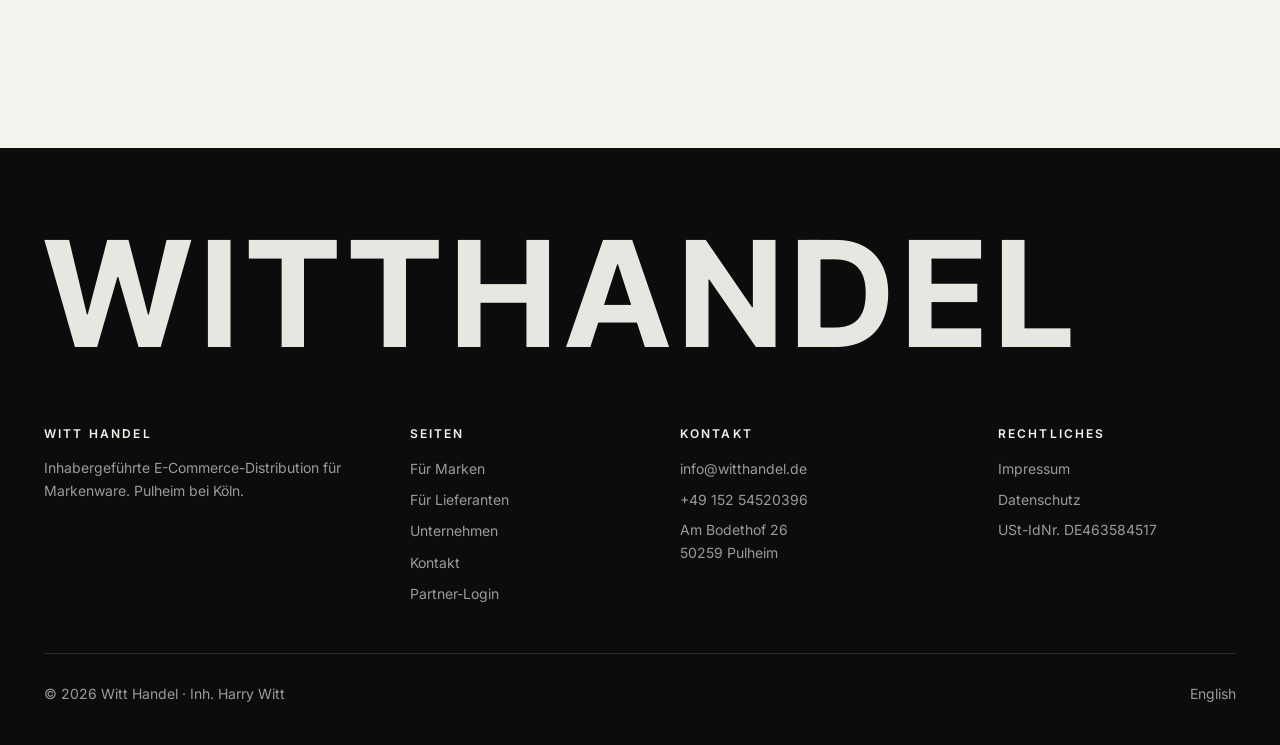
<file: marken/index.html>
<!doctype html>
<html lang="de">
<head>
  <meta charset="utf-8">
  <meta name="viewport" content="width=device-width, initial-scale=1">
  <title>Für Marken – Witt Handel</title>
  <meta name="description" content="Ihr exklusiver Vertriebspartner für den deutschen Onlinehandel: ein Partner statt vieler Händler, kontrollierter Vertrieb, kostenlose Werbung (PPC), monatliches Reporting – ohne Gebühren und ohne Risiko für Ihre Marke.">
  <meta name="theme-color" content="#0b0d0c">
  <link rel="canonical" href="https://www.witthandel.de/marken/">
  <link rel="alternate" hreflang="de" href="https://www.witthandel.de/marken/">
  <link rel="alternate" hreflang="en" href="https://www.witthandel.de/en/brands/">
  <link rel="icon" href="/favicon.svg" type="image/svg+xml">
  <link rel="preload" href="/fonts/inter-tight.woff2" as="font" type="font/woff2" crossorigin>
  <link rel="stylesheet" href="/style.css?v=20261127">
  <meta property="og:title" content="Für Marken – Witt Handel">
  <meta property="og:description" content="Ihr exklusiver Vertriebspartner für den deutschen Onlinehandel: ein Partner statt vieler Händler, kontrollierter Vertrieb, kostenlose Werbung (PPC), monatliches Reporting – ohne Gebühren und ohne Risiko für Ihre Marke.">
  <meta property="og:type" content="website">
  <meta property="og:site_name" content="Witt Handel">
  <meta property="og:locale" content="de_DE">
  <meta name="twitter:card" content="summary">
  <meta property="og:url" content="https://www.witthandel.de/marken/">
  <meta property="og:image" content="https://www.witthandel.de/og.png">
  <meta property="og:image:width" content="1200">
  <meta property="og:image:height" content="630">
  <meta property="og:image:alt" content="Witt Handel – E-Commerce-Distribution für Markenware">
  <meta name="twitter:card" content="summary_large_image">
</head>
<body>
<a class="skip" href="#inhalt">Zum Inhalt springen</a>
<header class="site">
  <div class="wrap">
    <a class="wordmark" href="/" aria-label="Witt Handel – Startseite">Witthandel</a>
    <nav class="main" aria-label="Hauptnavigation">
      <a class="hide-m active" href="/marken/" aria-current="page">Für Marken</a>
      <a class="hide-m" href="/lieferanten/">Für Lieferanten</a>
      <a class="hide-m" href="/#unternehmen">Unternehmen</a>
      <a class="hide-m partner-login" href="https://partner.witthandel.de/partner" rel="nofollow"><svg class="lock" viewBox="0 0 24 24" width="13" height="13" fill="none" stroke="currentColor" stroke-width="2" stroke-linecap="round" aria-hidden="true"><rect x="5" y="11" width="14" height="9" rx="2"/><path d="M8 11V8a4 4 0 0 1 8 0v3"/></svg>Partner-Login</a>
      <span class="langs" role="group" aria-label="Sprache"><a href="/marken/" hreflang="de" lang="de" class="on" aria-current="true">DE</a><a href="/en/brands/" hreflang="en" lang="en">EN</a></span>
      <a class="cta" href="#kontakt">Kontakt</a>
      <details class="menu-m"><summary aria-label="Menü"><span></span><span></span></summary><div class="menu-panel"><a href="/marken/">Für Marken</a><a href="/lieferanten/">Für Lieferanten</a><a href="/#unternehmen">Unternehmen</a><a href="/#kontakt">Kontakt</a><a href="https://partner.witthandel.de/partner" rel="nofollow">Partner-Login</a></div></details>
    </nav>
  </div>
</header>

<main id="inhalt">
  <div class="hero">
    <div class="glow" aria-hidden="true"></div>
    <div class="grid-lines" aria-hidden="true"></div>
    <div class="wrap">
      <p class="eyebrow">Für Marken &amp; Hersteller</p>
      <h1>Ihre Marke. <span class="soft">Kontrolliert online verkauft.</span></h1>
      <p class="lead">Wir kaufen Ihre Ware fest ein und vertreiben sie im deutschen Onlinehandel – exklusiv, mit Ihrem Markenauftritt und kostenloser Werbung. Sie liefern, wir übernehmen den Rest.</p>
      <div class="actions">
        <a class="btn light" href="#marken-check">Kostenloser Marken-Check <span class="arrow" aria-hidden="true">→</span></a>
        <a class="btn outline" href="#marken">Unsere Zusagen</a>
      </div>
      <div class="facts">
        <div><strong>0&nbsp;€</strong><span>Gebühren für Ihre Marke</span></div>
        <div><strong>PPC</strong><span>Werbung auf unsere Kosten</span></div>
        <div><strong>Exklusiv</strong><span>Ein Partner statt vieler Händler</span></div>
        <div><strong>Monatlich</strong><span>Markenbericht</span></div>
      </div>
    </div>
  </div>

  <section id="angebot" class="gso" >
    <div class="wrap">
      <div class="gso-head">
        <div>
          <p class="kicker">Das Partner-Angebot für Marken</p>
          <h2>Mehr Umsatz in Deutschland. Null Risiko. Null Aufwand.</h2>
        </div>
        <div>
          <p class="intro" style="color: var(--on-dark-muted); margin-bottom: 20px">Sie liefern die Ware. Wir übernehmen alles andere – und tragen das Risiko.</p>
          <span class="seats">Begrenzt: wenige neue Markenpartner pro Quartal</span>
        </div>
      </div>
      <ol class="stack">
        <li><span class="ic">★</span><div><h3>Kostenloser Marken-Check vorab</h3><p>Wie steht Ihre Marke heute im deutschen Onlinehandel da? Preisspanne, Zahl der Anbieter, Qualität der Produktseiten – als kompakter Bericht, bevor Sie sich entscheiden.</p></div><span class="val">Gratis</span></li>
        <li><span class="ic">€</span><div><h3>Fester Einkauf statt Kommission</h3><p>Wir kaufen Ihre Ware fest ein und bezahlen sie. Kein Kommissionslager, kein Absatzrisiko auf Ihrer Seite.</p></div><span class="val">Ihr Risiko: 0</span></li>
        <li><span class="ic">0</span><div><h3>Keine Gebühren – alles inklusive</h3><p>Produktseiten, Bilder und Texte nach Ihren Richtlinien, Logistik, Kundenservice und Compliance – auf unsere Kosten.</p></div><span class="val">0&nbsp;€</span></li>
        <li><span class="ic">▲</span><div><h3>Kostenlose Werbung (PPC)</h3><p>Wir schalten bezahlte Suchanzeigen (Pay-per-Click) für Ihre Produkte – Kampagnen, Budget und Optimierung übernehmen wir. Mehr Sichtbarkeit, ohne dass Sie einen Euro investieren.</p></div><span class="val">Auf unsere Kosten</span></li>
        <li><span class="ic">↗</span><div><h3>Monatlicher Markenbericht</h3><p>Absatz, Bestand, Preisentwicklung und Kundenfeedback – jeden Monat, ohne dass Sie nachfragen müssen.</p></div><span class="val">Inklusive</span></li>
        <li><span class="ic">◎</span><div><h3>Markt-Beobachtung</h3><p>Unautorisierte Angebote und auffällige Preise, die uns bei Ihrer Marke begegnen, melden wir Ihnen.</p></div><span class="val">Inklusive</span></li>
        <li><span class="ic">↺</span><div><h3>Überbestände diskret übernehmen</h3><p>Zu viel Ware im Lager? Wir kaufen sie an und verkaufen sie preisstabil – ohne Ihr Preisniveau zu beschädigen.</p></div><span class="val">Auf Wunsch</span></li>
        <li class="total"><span class="ic">=</span><div><h3>Ihr Aufwand</h3><p>Ware liefern. Rechnung schreiben. Bericht lesen.</p></div><span class="val">Ihre Kosten: 0&nbsp;€</span></li>
      </ol>
      <div class="guarantees">
        <div class="guarantee"><span class="seal"><svg viewBox="0 0 24 24" fill="none" stroke="currentColor" stroke-width="1.6" stroke-linecap="round" stroke-linejoin="round" aria-hidden="true"><path d="M12 3l7 3v5c0 4.5-3 8.3-7 10-4-1.7-7-5.5-7-10V6z"/><path d="M9 12l2 2 4-4"/></svg></span><div><h3>Exklusiv-Garantie</h3><p>Wir verkaufen Ihre Marke nur an Endkunden und geben sie an keinen anderen Händler weiter. Halten wir das nicht ein, können Sie die Partnerschaft sofort und fristlos beenden. Schriftlich vereinbart.</p></div></div>
        <div class="guarantee"><span class="seal"><svg viewBox="0 0 24 24" fill="none" stroke="currentColor" stroke-width="1.6" stroke-linecap="round" stroke-linejoin="round" aria-hidden="true"><path d="M12 3l7 3v5c0 4.5-3 8.3-7 10-4-1.7-7-5.5-7-10V6z"/><path d="M9 12l2 2 4-4"/></svg></span><div><h3>Ohne Bindung starten</h3><p>Wir beginnen mit einer Pilotbestellung – ohne Mindestlaufzeit. Überzeugen die Ergebnisse nicht, endet die Zusammenarbeit einfach.</p></div></div>
      </div>
      <form class="bc-form" id="marken-check" data-endpoint="https://partner.witthandel.de/brand-check" data-lang="de" novalidate>
        <p class="bc-title">Kostenloser Marken-Check</p>
        <div class="bc-grid">
          <label>Marke *<input name="brand" required maxlength="80" autocomplete="organization"></label>
          <label>Website der Marke<input name="website" maxlength="200" inputmode="url" placeholder="www.ihre-marke.de"></label>
          <label class="wide"><span>Produkt-Link oder EAN <em>(optional)</em></span><input name="product" maxlength="300"></label>
          <label>Ihr Name<input name="name" maxlength="80" autocomplete="name"></label>
          <label>Geschäftliche E-Mail *<input name="email" type="email" required maxlength="120" autocomplete="email" placeholder="name@ihre-marke.de"></label>
          <label class="bc-hp" aria-hidden="true">Firma-URL<input name="company_url" tabindex="-1" autocomplete="off"></label>
        </div>
        <label class="bc-consent"><input type="checkbox" name="consent" value="1" required> <span>Ich bin für diese Marke tätig und einverstanden, dass Witt Handel meine Angaben zur Erstellung des Marken-Checks verarbeitet (<a href="/datenschutz.html#formular">Datenschutz</a>).</span></label>
        <div class="gso-cta">
          <button class="btn light" type="submit">Marken-Check anfordern <span class="arrow" aria-hidden="true">→</span></button>
          <small>Unverbindlich. Wir prüfen jede Anfrage persönlich – den Bericht erhalten Sie als PDF per E-Mail, meist noch am selben Werktag. Eine geschäftliche E-Mail-Adresse Ihrer Marke beschleunigt die Prüfung.</small>
        </div>
        <p class="bc-msg" role="status" aria-live="polite" hidden></p>
        <p class="bc-alt">Schon Partner? <a href="https://partner.witthandel.de/partner" rel="nofollow">Zum Partner-Login</a> · Lieber per E-Mail? <a href="mailto:info@witthandel.de?subject=Kostenloser%20Marken-Check&amp;body=Marke%3A%20%0AWebsite%3A%20%0AProdukt-Link%20oder%20EAN%20%28optional%29%3A%20%0AAnsprechpartner%3A%20">info@witthandel.de</a></p>
      </form>
      <p class="fine">Konditionen, Sortiment, Gebiet, Laufzeit und Exklusivität werden für jede Marke individuell und schriftlich vereinbart. Unsere Verkaufspreise legen wir selbst fest; Ihre UVP ist unverbindlich. Diese Seite beschreibt die Bestandteile unseres Angebots, keine pauschale Zusage.</p>
    </div>
  </section>
  <section class="proof" id="bericht">
    <div class="wrap proof-grid">
      <div>
        <p class="kicker">Transparenz, die Sie sehen</p>
        <h2>So sieht Ihr Monatsbericht aus.</h2>
        <p class="intro">Jeden Monat, ohne Nachfrage: was verkauft wurde, was auf Lager liegt, wie sich der Preis entwickelt – und wer Ihre Marke sonst noch anbietet.</p>
        <ul class="proof-list">
          <li><b>Absatz &amp; Umsatz</b> pro Produkt und Tag</li>
          <li><b>Bestand</b> und wie lange er reicht</li>
          <li><b>Preisstabilität</b> und Buy-Box-Anteil</li>
          <li><b>Marktbeobachtung</b>: unautorisierte Angebote</li>
        </ul>
      </div>
      <figure class="report" aria-label="Beispiel eines Monatsberichts mit fiktiven Zahlen">
        <div class="r-top"><span class="r-mark">Witthandel</span><span>Markenbericht · Oktober 2026</span><em>Beispielmarke</em></div>
        <div class="r-kpis">
          <div><span>Absatz</span><b>1.284</b><small class="up">▲ 18 % ggü. Vormonat</small></div>
          <div><span>Umsatz</span><b>18.420&nbsp;€</b><small class="up">▲ 14 %</small></div>
          <div><span>Bestand reicht</span><b>41 Tage</b><small>Nachbestellung am 12.11.</small></div>
          <div><span>Buy Box</span><b>96&nbsp;%</b><small>Preis stabil</small></div>
        </div>
        <svg class="r-chart" viewBox="0 0 600 150" preserveAspectRatio="none" aria-hidden="true">
          <defs><linearGradient id="rg" x1="0" x2="0" y1="0" y2="1"><stop offset="0" stop-color="#48d5a2" stop-opacity=".35"/><stop offset="1" stop-color="#48d5a2" stop-opacity="0"/></linearGradient></defs>
          <path d="M0,112 L20,104 L40,108 L60,96 L80,99 L100,88 L120,94 L140,82 L160,86 L180,74 L200,80 L220,70 L240,76 L260,64 L280,70 L300,58 L320,66 L340,54 L360,60 L380,48 L400,56 L420,44 L440,50 L460,40 L480,46 L500,34 L520,42 L540,30 L560,36 L580,26 L600,30 L600,150 L0,150Z" fill="url(#rg)"/>
          <path d="M0,112 L20,104 L40,108 L60,96 L80,99 L100,88 L120,94 L140,82 L160,86 L180,74 L200,80 L220,70 L240,76 L260,64 L280,70 L300,58 L320,66 L340,54 L360,60 L380,48 L400,56 L420,44 L440,50 L460,40 L480,46 L500,34 L520,42 L540,30 L560,36 L580,26 L600,30" fill="none" stroke="#48d5a2" stroke-width="2.5" vector-effect="non-scaling-stroke"/>
        </svg>
        <div class="r-rows">
          <div><span>Produkt A · 250 ml</span><i style="--w:100%"></i><b>612</b></div>
          <div><span>Produkt B · 3er-Pack</span><i style="--w:64%"></i><b>391</b></div>
          <div><span>Produkt C · Nachfüller</span><i style="--w:46%"></i><b>281</b></div>
        </div>
        <div class="r-watch"><span class="dot"></span>Marktbeobachtung: 2 unautorisierte Angebote gefunden und Ihnen gemeldet</div>
        <figcaption>Beispiel mit fiktiven Zahlen – Ihr Bericht zeigt Ihre echten Daten.</figcaption>
      </figure>
    </div>
  </section>

  <section id="marken" class="dark" style="border-top: 1px solid var(--line-dark)">
    <div class="wrap">
      <p class="kicker">Für Marken &amp; Hersteller</p>
      <h2>Wir verstehen, warum Marken Online&shy;händlern misstrauen.</h2>
      <p class="intro">Preiskämpfe, unklare Herkunft, fehlerhafte Produktseiten, keine Ansprechpartner. Genau das Gegenteil ist unser Geschäftsmodell – verbindlich vereinbart.</p>
      <div class="commit">
        <div><span class="n">01</span><h3>Ruhe statt Preiskampf</h3><p>Als exklusiver Partner gibt es keinen zweiten Händler, der Ihre Marke verramscht. Wir verkaufen nicht zu Schleuderpreisen – wir leben davon, dass Ihre Marke wertig bleibt.</p></div>
        <div><span class="n">02</span><h3>Kontrollierter Vertrieb</h3><p>Verkauf ausschließlich an Endkunden in Deutschland. Keine Weitergabe an andere Händler, kein Graumarkt.</p></div>
        <div><span class="n">03</span><h3>Markenauftritt nach Ihren Vorgaben</h3><p>Vollständige, korrekte Produktdaten, Bilder und Texte – abgestimmt mit Ihren Markenrichtlinien.</p></div>
        <div><span class="n">04</span><h3>Transparentes Reporting</h3><p>Monatliche Berichte zu Absatz, Bestand und Preisentwicklung – Sie wissen jederzeit, wo Ihre Ware steht.</p></div>
        <div><span class="n">05</span><h3>Compliance</h3><p>Produktsicherheit (GPSR), Verpackungsgesetz und Kennzeichnungspflichten – sauber erfüllt.</p></div>
        <div><span class="n">06</span><h3>Kundenservice</h3><p>Schnelle Antworten auf Kundenanfragen und eine professionelle Retourenabwicklung – im Sinne Ihrer Marke.</p></div>
      </div>

      <div class="compare" role="table" aria-label="Vergleich">
        <div class="row" role="row"><div role="columnheader"></div><div role="columnheader">Unkontrollierter Händler</div><div role="columnheader">Witt Handel</div></div>
        <div class="row" role="row"><div role="cell">Preis</div><div role="cell">Unterbietung, Preisverfall</div><div role="cell">Ein exklusiver Partner, kein Preiskampf</div></div>
        <div class="row" role="row"><div role="cell">Herkunft der Ware</div><div role="cell">Unklare Quellen</div><div role="cell">Direkt von Ihnen oder autorisierten Distributoren</div></div>
        <div class="row" role="row"><div role="cell">Produktdarstellung</div><div role="cell">Fehlerhaft, veraltet</div><div role="cell">Nach Ihren Markenrichtlinien</div></div>
        <div class="row" role="row"><div role="cell">Transparenz</div><div role="cell">Keine</div><div role="cell">Monatliches Reporting</div></div>
        <div class="row" role="row"><div role="cell">Ansprechpartner</div><div role="cell">Anonym</div><div role="cell">Persönlich, inhabergeführt</div></div>
      </div>

      <ol class="timeline">
        <li><strong>Kennenlernen</strong><span>Wir besprechen Ihre Marke, Ihr Sortiment und Ihre Ziele.</span></li>
        <li><strong>Vereinbarung</strong><span>Exklusivität, Sortiment und Vertriebsgebiet halten wir schriftlich fest.</span></li>
        <li><strong>Start</strong><span>Produktdaten nach Ihren Vorgaben, erste Bestellung, Go-live.</span></li>
        <li><strong>Reporting &amp; Ausbau</strong><span>Monatliche Berichte – bei gutem Abverkauf wachsen wir gemeinsam.</span></li>
      </ol>

    </div>
  </section>
  <section class="statement">
    <div class="wrap">
      <p class="big">Ein Partner. Ein Ansprechpartner. <em>Volle Verantwortung für Ihre Marke.</em></p>
    </div>
  </section>
  <section id="kontakt">
    <div class="wrap">
      <div class="contact-card">
        <div>
          <p class="kicker">Kontakt</p>
          <h2>Lassen Sie uns sprechen.</h2>
          <p class="intro" style="color: var(--on-dark-muted)">Vertriebspartnerschaft, Marken-Check oder Überbestände – am schnellsten per E-Mail. Antwort in der Regel innerhalb eines Werktags.</p>
          <div class="subjects"><p class="subjects-label">Worum geht es?</p><div class="chips"><a href="mailto:info@witthandel.de?subject=Vertriebspartnerschaft%20%E2%80%93%20Anfrage&amp;body=Marke%3A%0AProdukte%20%28EAN%20oder%20Link%29%3A%0AZielmarkt%20/%20Zeitraum%3A%0AAnsprechpartner%3A%0A">Vertriebspartnerschaft</a><a href="mailto:info@witthandel.de?subject=Angebot%20/%20Preisliste%20f%C3%BCr%20Witt%20Handel&amp;body=Firma%3A%0AMarken%20/%20Produkte%20%28EAN%29%3A%0AVerf%C3%BCgbare%20Mengen%20und%20Preise%20%28gern%20als%20Liste%20im%20Anhang%29%3A%0ALieferzeit%20und%20Mindestbestellwert%3A%0A">Ware anbieten / Preisliste</a><a href="mailto:info@witthandel.de?subject=Anfrage%20an%20Witt%20Handel">Allgemeine Anfrage</a></div><p class="subjects-hint">Für eine erste Einschätzung reichen Marke, Produkte und Mengen – eine Preisliste im Anhang ist ideal.</p></div>
          <a class="mail-big" href="mailto:info@witthandel.de?subject=Anfrage%20Zusammenarbeit">info@witthandel.de</a>
          <dl class="details">
            <dt>Telefon</dt><dd><a href="tel:+4915254520396">+49 152 54520396</a></dd>
            <dt>Anschrift</dt><dd>Am Bodethof 26, 50259 Pulheim</dd>
            <dt>Inhaber</dt><dd>Harry Witt</dd>
          </dl>
        </div>
        <div class="check">
          <h3>Für Ihre Händlerprüfung</h3>
          <p>Auf Anfrage senden wir Ihnen umgehend:</p>
          <ul>
            <li>Gewerbeanmeldung</li>
            <li>Steuernummer und USt-IdNr.</li>
            <li>Liefer- und Rechnungsanschrift</li>
            <li>Bankverbindung</li>
          </ul>
        </div>
      </div>
    </div>
  </section>
</main>

<footer class="site">
  <div class="wrap">
    <p class="big-mark" aria-hidden="true">WITTHANDEL</p>
    <div class="cols">
      <div><p class="f-title">Witt Handel</p><p>Inhabergeführte E-Commerce-Distribution für Markenware. Pulheim bei Köln.</p></div>
      <div><p class="f-title">Seiten</p><a href="/marken/">Für Marken</a><a href="/lieferanten/">Für Lieferanten</a><a href="/#unternehmen">Unternehmen</a><a href="/#kontakt">Kontakt</a><a href="https://partner.witthandel.de/partner" rel="nofollow">Partner-Login</a></div>
      <div><p class="f-title">Kontakt</p><a href="mailto:info@witthandel.de">info@witthandel.de</a><a href="tel:+4915254520396">+49 152 54520396</a><p>Am Bodethof 26<br>50259 Pulheim</p></div>
      <div><p class="f-title">Rechtliches</p><a href="/impressum.html">Impressum</a><a href="/datenschutz.html">Datenschutz</a><p>USt-IdNr. DE463584517</p></div>
    </div>
    <div class="row">
      <span>© 2026 Witt Handel · Inh. Harry Witt</span>
      <span><a href="/en/brands/" hreflang="en" lang="en">English</a></span>
    </div>
  </div>
</footer>
<script src="/mail.js?v=20261107b" defer></script>
<script src="/brandcheck.js?v=20261120" defer></script>
</body>
</html>
</file>
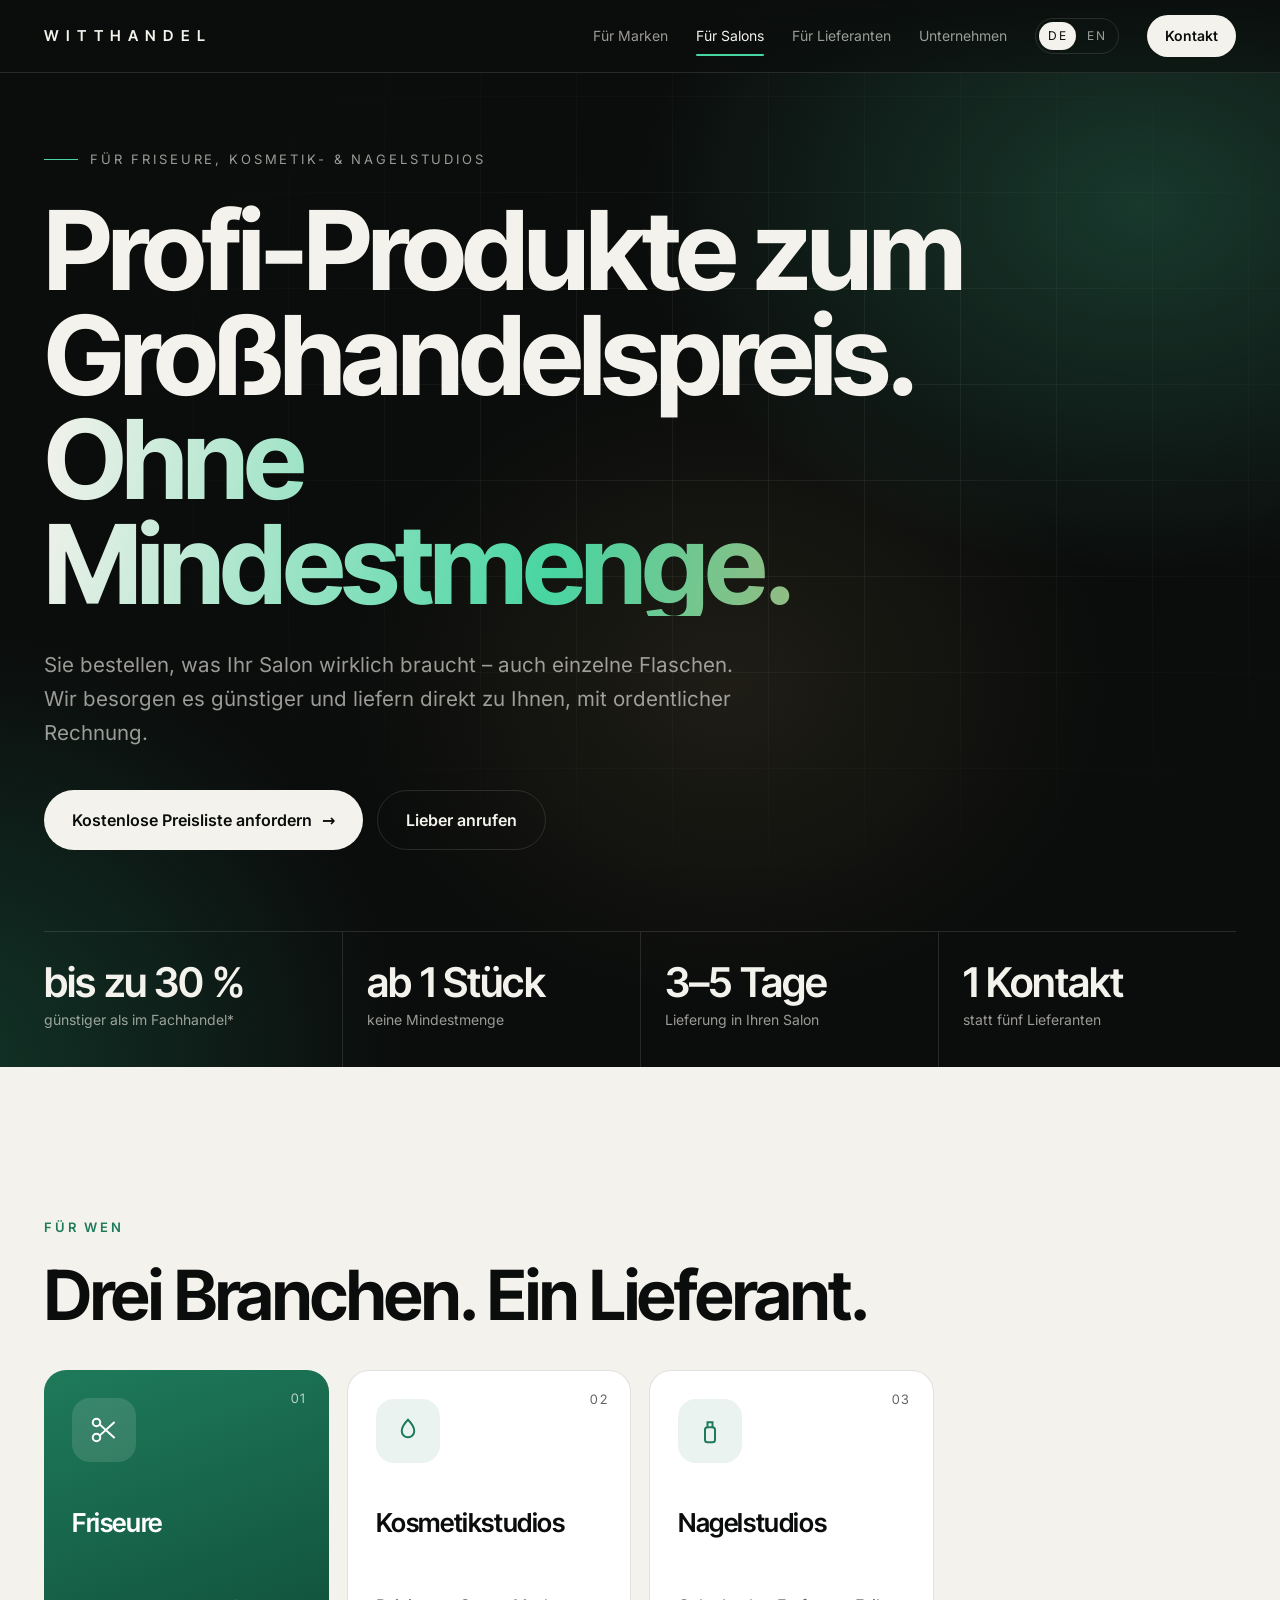
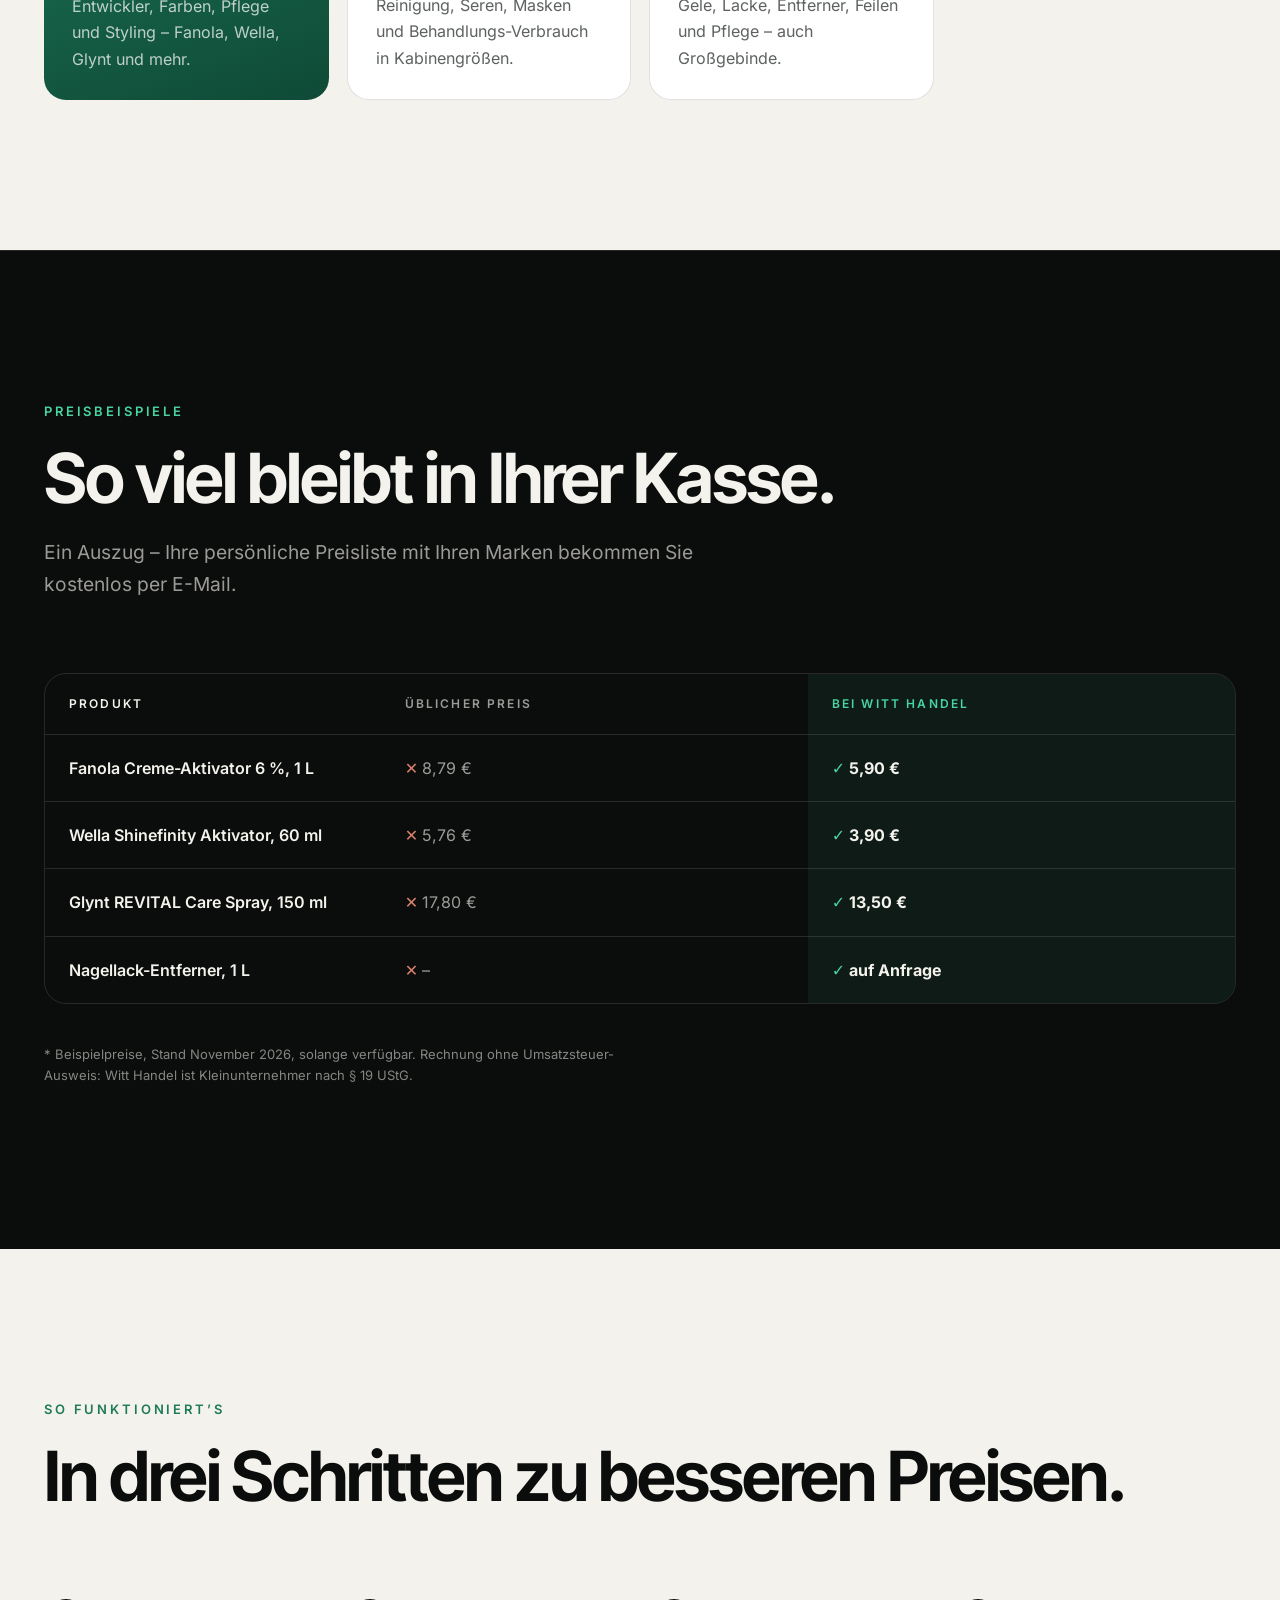
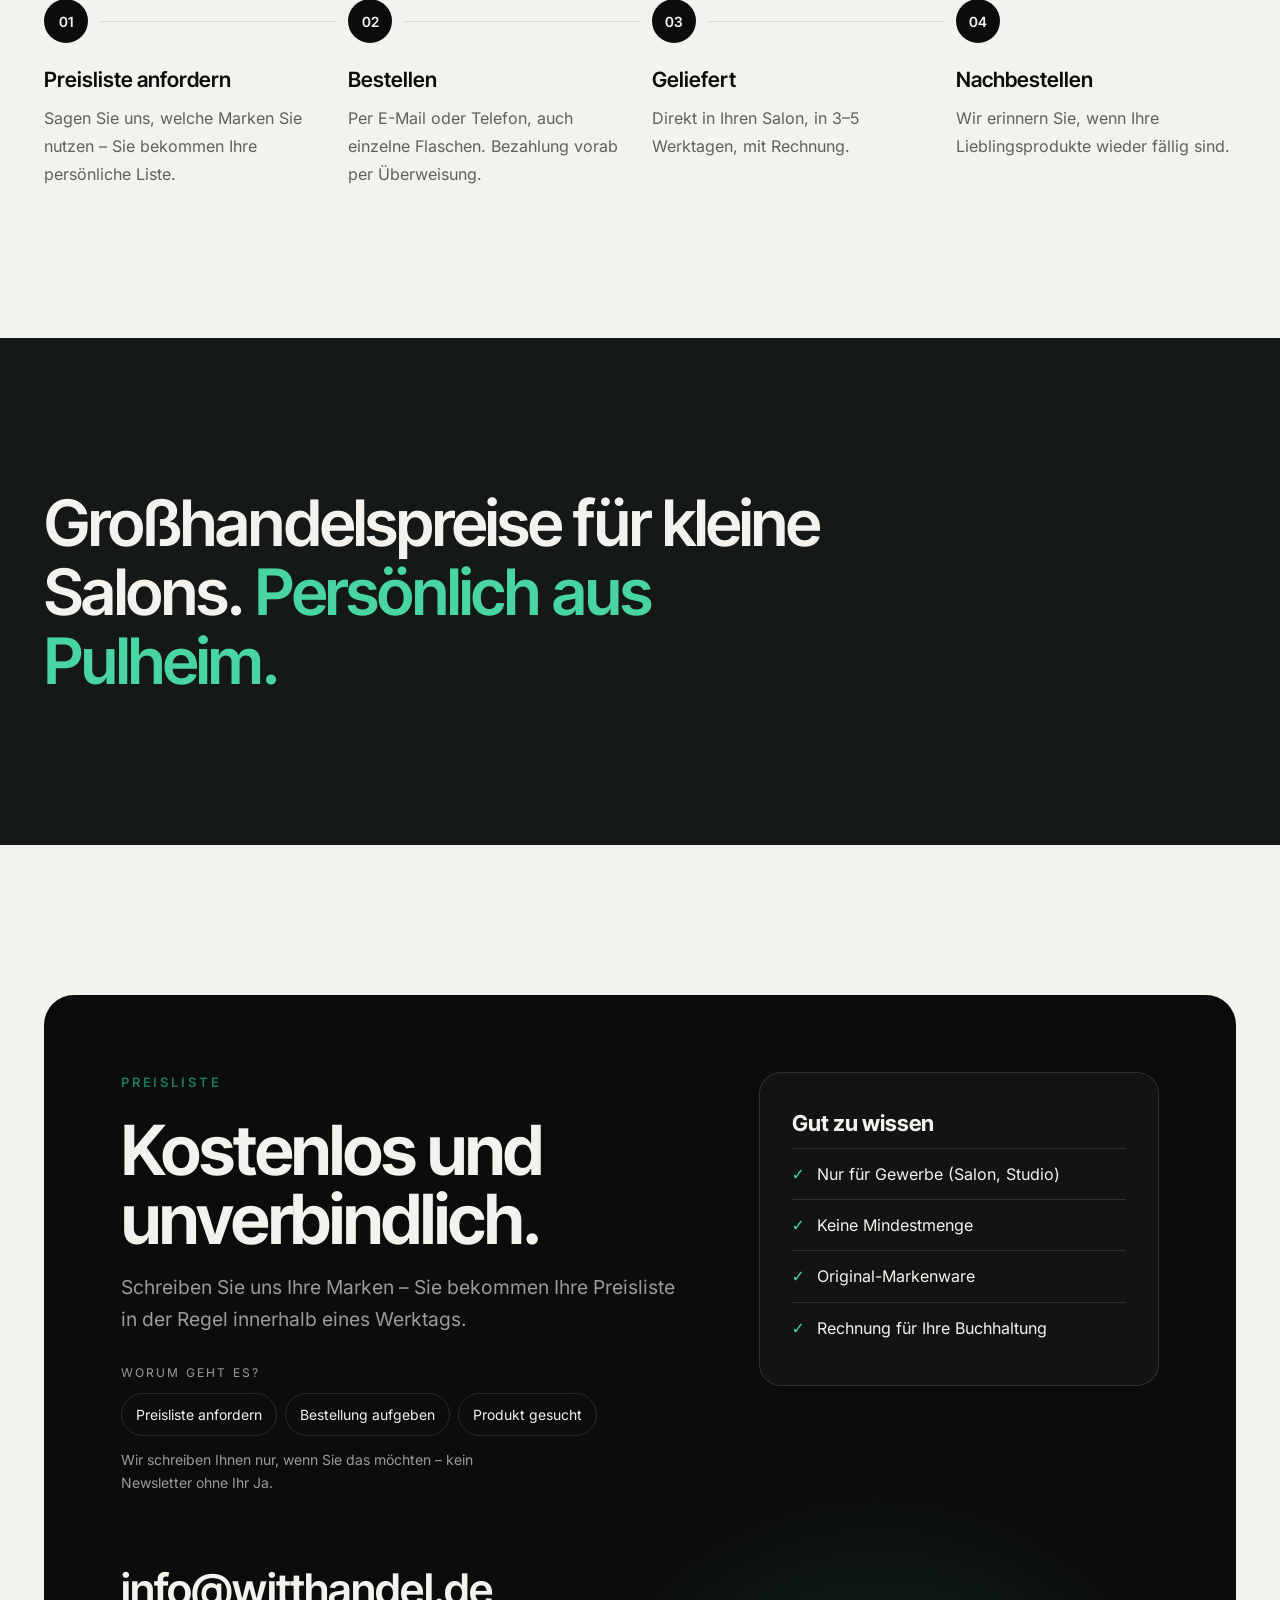
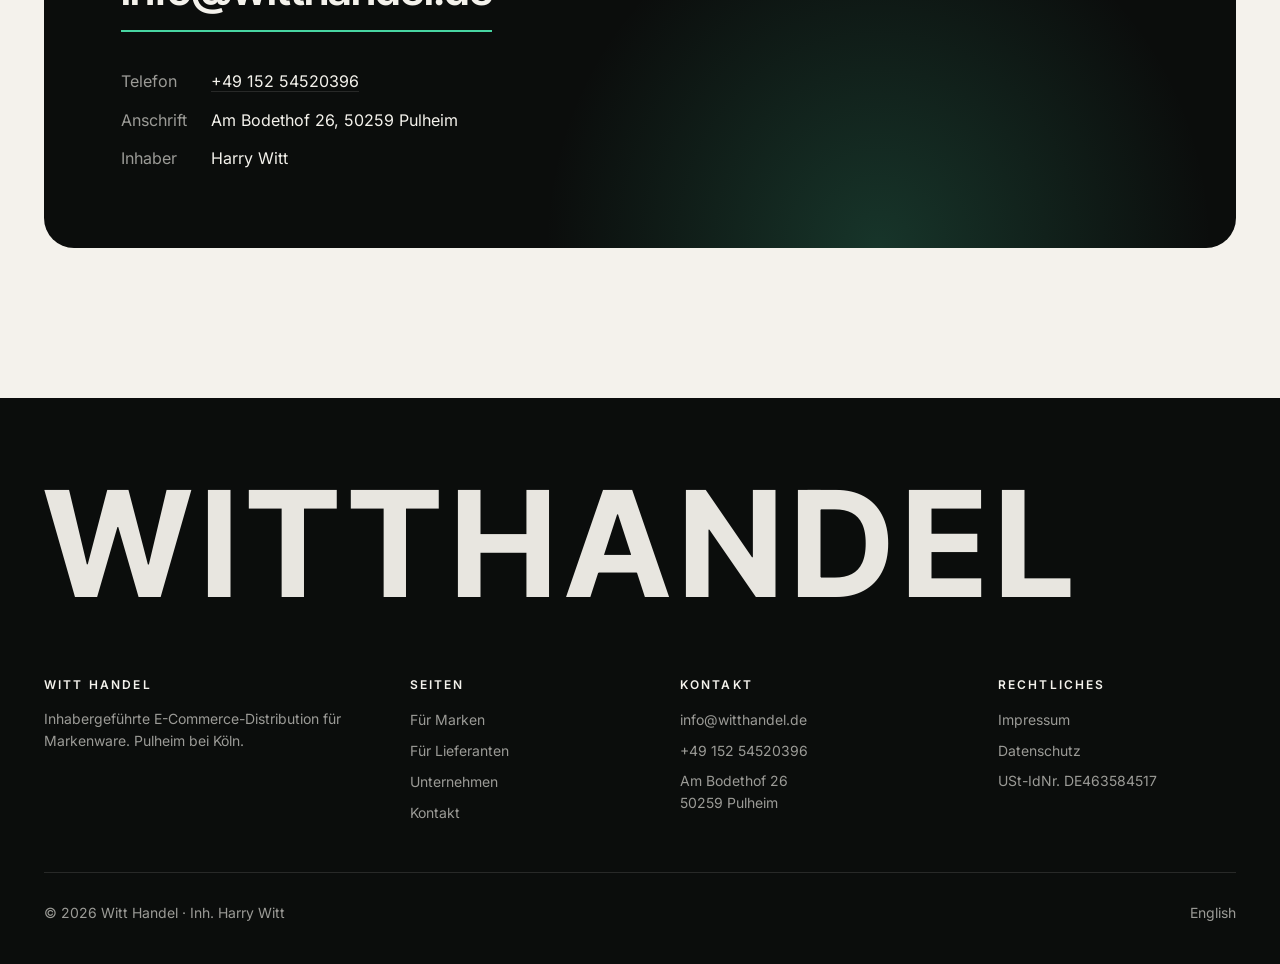
<file: salons/index.html>
<!doctype html>
<html lang="de">
<head>
  <meta charset="utf-8">
  <meta name="viewport" content="width=device-width, initial-scale=1">
  <title>Für Salons &amp; Studios – Witt Handel</title>
  <meta name="description" content="Ihr Vertriebspartner für den deutschen Onlinehandel: Preisdisziplin, kontrollierter Vertrieb, kostenlose Werbung (PPC), monatliches Reporting – ohne Gebühren und ohne Risiko für Ihre Marke.">
  <meta name="theme-color" content="#0b0d0c">
  <link rel="canonical" href="https://www.witthandel.de/salons/">
  <link rel="alternate" hreflang="de" href="https://www.witthandel.de/salons/">
  <link rel="alternate" hreflang="en" href="https://www.witthandel.de/en/brands/">
  <link rel="icon" href="/favicon.svg" type="image/svg+xml">
  <link rel="preload" href="/fonts/inter-tight.woff2" as="font" type="font/woff2" crossorigin>
  <link rel="stylesheet" href="/style.css?v=20261107b">
  <meta property="og:title" content="Für Marken – Witt Handel">
  <meta property="og:description" content="Ihr Vertriebspartner für den deutschen Onlinehandel: Preisdisziplin, kontrollierter Vertrieb, kostenlose Werbung (PPC), monatliches Reporting – ohne Gebühren und ohne Risiko für Ihre Marke.">
  <meta property="og:type" content="website">
  <meta property="og:site_name" content="Witt Handel">
  <meta property="og:locale" content="de_DE">
  <meta name="twitter:card" content="summary">
  <meta property="og:url" content="https://www.witthandel.de/salons/">
</head>
<body>
<a class="skip" href="#inhalt">Zum Inhalt springen</a>
<header class="site">
  <div class="wrap">
    <a class="wordmark" href="/" aria-label="Witt Handel – Startseite">Witthandel</a>
    <nav class="main" aria-label="Hauptnavigation">
      <a class="hide-m" href="/marken/">Für Marken</a>
      <a class="hide-m active" href="/salons/" aria-current="page">Für Salons</a>
      <a class="hide-m" href="/lieferanten/">Für Lieferanten</a>
      <a class="hide-m" href="/#unternehmen">Unternehmen</a>
      <span class="langs" role="group" aria-label="Sprache"><a href="/marken/" hreflang="de" lang="de" class="on" aria-current="true">DE</a><a href="/en/brands/" hreflang="en" lang="en">EN</a></span>
      <a class="cta" href="#kontakt">Kontakt</a>
      <details class="menu-m"><summary aria-label="Menü"><span></span><span></span></summary><div class="menu-panel"><a href="/marken/">Für Marken</a><a href="/lieferanten/">Für Lieferanten</a><a href="/#unternehmen">Unternehmen</a><a href="/#kontakt">Kontakt</a></div></details>
    </nav>
  </div>
</header>

<main id="inhalt">
  <div class="hero">
    <div class="glow" aria-hidden="true"></div>
    <div class="grid-lines" aria-hidden="true"></div>
    <div class="wrap">
      <p class="eyebrow">Für Friseure, Kosmetik- &amp; Nagelstudios</p>
      <h1>Profi-Produkte zum Großhandelspreis. <span class="soft">Ohne Mindestmenge.</span></h1>
      <p class="lead">Sie bestellen, was Ihr Salon wirklich braucht – auch einzelne Flaschen. Wir besorgen es günstiger und liefern direkt zu Ihnen, mit ordentlicher Rechnung.</p>
      <div class="actions">
        <a class="btn light" href="mailto:info@witthandel.de?subject=Preisliste%20f%C3%BCr%20Salons%20anfordern&amp;body=Salon%20%2F%20Studio%3A%20%0AAnsprechpartner%3A%20%0ATelefon%3A%20%0AWelche%20Marken%20nutzen%20Sie%3F%20%0AIch%20m%C3%B6chte%20Angebote%20von%20Witt%20Handel%20per%20E-Mail%20erhalten%3A%20ja%20%2F%20nein%0A">Kostenlose Preisliste anfordern <span class="arrow" aria-hidden="true">→</span></a>
        <a class="btn outline" href="tel:+4915254520396">Lieber anrufen</a>
      </div>
      <div class="facts">
        <div><strong>bis zu 30&nbsp;%</strong><span>günstiger als im Fachhandel*</span></div>
        <div><strong>ab 1 Stück</strong><span>keine Mindestmenge</span></div>
        <div><strong>3–5 Tage</strong><span>Lieferung in Ihren Salon</span></div>
        <div><strong>1 Kontakt</strong><span>statt fünf Lieferanten</span></div>
      </div>
    </div>
  </div>

  <section id="branchen">
    <div class="wrap">
      <p class="kicker">Für wen</p>
      <h2>Drei Branchen. Ein Lieferant.</h2>
      <div class="tiles" style="margin-top:40px">
        <div class="tile feature"><span class="num">01</span><div class="ico"><svg viewBox="0 0 24 24" fill="none" stroke="currentColor" stroke-width="1.6" stroke-linecap="round" aria-hidden="true"><circle cx="6" cy="6" r="3"/><circle cx="6" cy="18" r="3"/><path d="M8.5 7.5 20 18M8.5 16.5 20 6"/></svg></div><h3>Friseure</h3><p>Entwickler, Farben, Pflege und Styling – Fanola, Wella, Glynt und mehr.</p></div>
        <div class="tile"><span class="num">02</span><div class="ico"><svg viewBox="0 0 24 24" fill="none" stroke="currentColor" stroke-width="1.6" stroke-linecap="round" aria-hidden="true"><path d="M12 3c3 3 5 6 5 9a5 5 0 0 1-10 0c0-3 2-6 5-9z"/></svg></div><h3>Kosmetikstudios</h3><p>Reinigung, Seren, Masken und Behandlungs-Verbrauch in Kabinengrößen.</p></div>
        <div class="tile"><span class="num">03</span><div class="ico"><svg viewBox="0 0 24 24" fill="none" stroke="currentColor" stroke-width="1.6" stroke-linecap="round" aria-hidden="true"><rect x="8" y="9" width="8" height="12" rx="2"/><path d="M10 9V5h4v4"/></svg></div><h3>Nagelstudios</h3><p>Gele, Lacke, Entferner, Feilen und Pflege – auch Großgebinde.</p></div>
      </div>
    </div>
  </section>

  <section class="dark" id="preise" style="border-top: 1px solid var(--line-dark)">
    <div class="wrap">
      <p class="kicker">Preisbeispiele</p>
      <h2>So viel bleibt in Ihrer Kasse.</h2>
      <p class="intro">Ein Auszug – Ihre persönliche Preisliste mit Ihren Marken bekommen Sie kostenlos per E-Mail.</p>
      <div class="compare" role="table" aria-label="Preisbeispiele">
        <div class="row" role="row"><div role="columnheader">Produkt</div><div role="columnheader">Üblicher Preis</div><div role="columnheader">Bei Witt Handel</div></div>
        <div class="row" role="row"><div role="cell">Fanola Creme-Aktivator 6&nbsp;%, 1&nbsp;L</div><div role="cell">8,79&nbsp;€</div><div role="cell"><strong>5,90&nbsp;€</strong></div></div>
        <div class="row" role="row"><div role="cell">Wella Shinefinity Aktivator, 60&nbsp;ml</div><div role="cell">5,76&nbsp;€</div><div role="cell"><strong>3,90&nbsp;€</strong></div></div>
        <div class="row" role="row"><div role="cell">Glynt REVITAL Care Spray, 150&nbsp;ml</div><div role="cell">17,80&nbsp;€</div><div role="cell"><strong>13,50&nbsp;€</strong></div></div>
        <div class="row" role="row"><div role="cell">Nagellack-Entferner, 1&nbsp;L</div><div role="cell">–</div><div role="cell"><strong>auf Anfrage</strong></div></div>
      </div>
      <p class="fine" style="color:var(--on-dark-muted)">* Beispielpreise, Stand November 2026, solange verfügbar. Rechnung ohne Umsatzsteuer-Ausweis: Witt Handel ist Kleinunternehmer nach § 19 UStG.</p>
    </div>
  </section>

  <section id="ablauf">
    <div class="wrap">
      <p class="kicker">So funktioniert’s</p>
      <h2>In drei Schritten zu besseren Preisen.</h2>
      <ol class="timeline">
        <li><strong>Preisliste anfordern</strong><span>Sagen Sie uns, welche Marken Sie nutzen – Sie bekommen Ihre persönliche Liste.</span></li>
        <li><strong>Bestellen</strong><span>Per E-Mail oder Telefon, auch einzelne Flaschen. Bezahlung vorab per Überweisung.</span></li>
        <li><strong>Geliefert</strong><span>Direkt in Ihren Salon, in 3–5 Werktagen, mit Rechnung.</span></li>
        <li><strong>Nachbestellen</strong><span>Wir erinnern Sie, wenn Ihre Lieblingsprodukte wieder fällig sind.</span></li>
      </ol>
    </div>
  </section>

  <section class="statement">
    <div class="wrap">
      <p class="big">Großhandelspreise für kleine Salons. <em>Persönlich aus Pulheim.</em></p>
    </div>
  </section>

  <section id="kontakt">
    <div class="wrap">
      <div class="contact-card">
        <div>
          <p class="kicker">Preisliste</p>
          <h2>Kostenlos und unverbindlich.</h2>
          <p class="intro" style="color: var(--on-dark-muted)">Schreiben Sie uns Ihre Marken – Sie bekommen Ihre Preisliste in der Regel innerhalb eines Werktags.</p>
          <div class="subjects"><p class="subjects-label">Worum geht es?</p><div class="chips"><a href="mailto:info@witthandel.de?subject=Preisliste%20f%C3%BCr%20Salons%20anfordern&amp;body=Salon%20%2F%20Studio%3A%20%0AAnsprechpartner%3A%20%0ATelefon%3A%20%0AWelche%20Marken%20nutzen%20Sie%3F%20%0AIch%20m%C3%B6chte%20Angebote%20von%20Witt%20Handel%20per%20E-Mail%20erhalten%3A%20ja%20%2F%20nein%0A">Preisliste anfordern</a><a href="mailto:info@witthandel.de?subject=Bestellung%20Salon&amp;body=Salon%3A%0AProdukte%20und%20Mengen%3A%0ALieferadresse%3A%0A">Bestellung aufgeben</a><a href="mailto:info@witthandel.de?subject=Produkt%20gesucht&amp;body=Salon%3A%0AGesuchtes%20Produkt%20%28Marke%2C%20Gr%C3%B6%C3%9Fe%29%3A%0A">Produkt gesucht</a></div><p class="subjects-hint">Wir schreiben Ihnen nur, wenn Sie das möchten – kein Newsletter ohne Ihr Ja.</p></div>
          <a class="mail-big" href="mailto:info@witthandel.de?subject=Preisliste%20f%C3%BCr%20Salons%20anfordern&amp;body=Salon%20%2F%20Studio%3A%20%0AAnsprechpartner%3A%20%0ATelefon%3A%20%0AWelche%20Marken%20nutzen%20Sie%3F%20%0AIch%20m%C3%B6chte%20Angebote%20von%20Witt%20Handel%20per%20E-Mail%20erhalten%3A%20ja%20%2F%20nein%0A">info@witthandel.de</a>
          <dl class="details">
            <dt>Telefon</dt><dd><a href="tel:+4915254520396">+49 152 54520396</a></dd>
            <dt>Anschrift</dt><dd>Am Bodethof 26, 50259 Pulheim</dd>
            <dt>Inhaber</dt><dd>Harry Witt</dd>
          </dl>
        </div>
        <div class="check">
          <h3>Gut zu wissen</h3>
          <ul>
            <li>Nur für Gewerbe (Salon, Studio)</li>
            <li>Keine Mindestmenge</li>
            <li>Original-Markenware</li>
            <li>Rechnung für Ihre Buchhaltung</li>
          </ul>
        </div>
      </div>
    </div>
  </section>
</main>

<footer class="site">
  <div class="wrap">
    <p class="big-mark" aria-hidden="true">WITTHANDEL</p>
    <div class="cols">
      <div><p class="f-title">Witt Handel</p><p>Inhabergeführte E-Commerce-Distribution für Markenware. Pulheim bei Köln.</p></div>
      <div><p class="f-title">Seiten</p><a href="/marken/">Für Marken</a><a href="/lieferanten/">Für Lieferanten</a><a href="/#unternehmen">Unternehmen</a><a href="/#kontakt">Kontakt</a></div>
      <div><p class="f-title">Kontakt</p><a href="mailto:info@witthandel.de">info@witthandel.de</a><a href="tel:+4915254520396">+49 152 54520396</a><p>Am Bodethof 26<br>50259 Pulheim</p></div>
      <div><p class="f-title">Rechtliches</p><a href="/impressum.html">Impressum</a><a href="/datenschutz.html">Datenschutz</a><p>USt-IdNr. DE463584517</p></div>
    </div>
    <div class="row">
      <span>© 2026 Witt Handel · Inh. Harry Witt</span>
      <span><a href="/en/brands/" hreflang="en" lang="en">English</a></span>
    </div>
  </div>
</footer>
<script src="/mail.js?v=20261107b" defer></script>
</body>
</html>
</file>
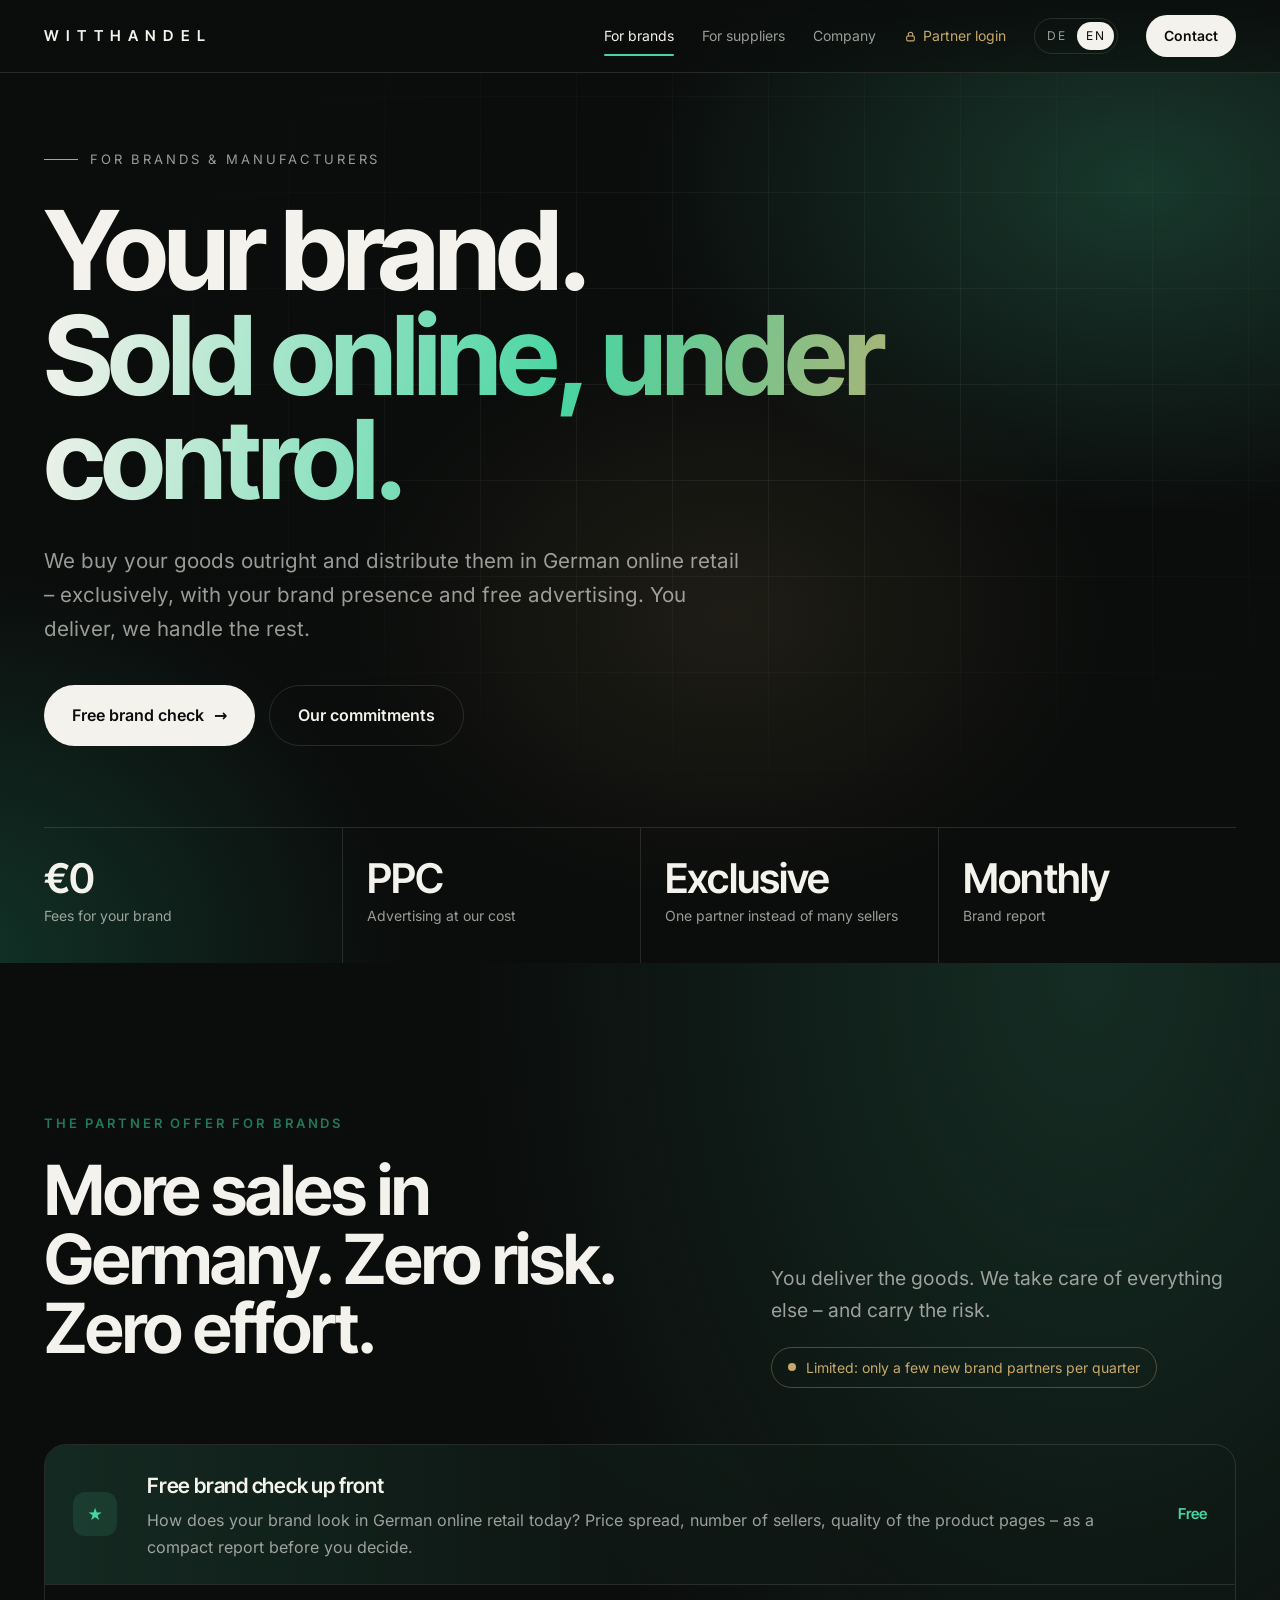
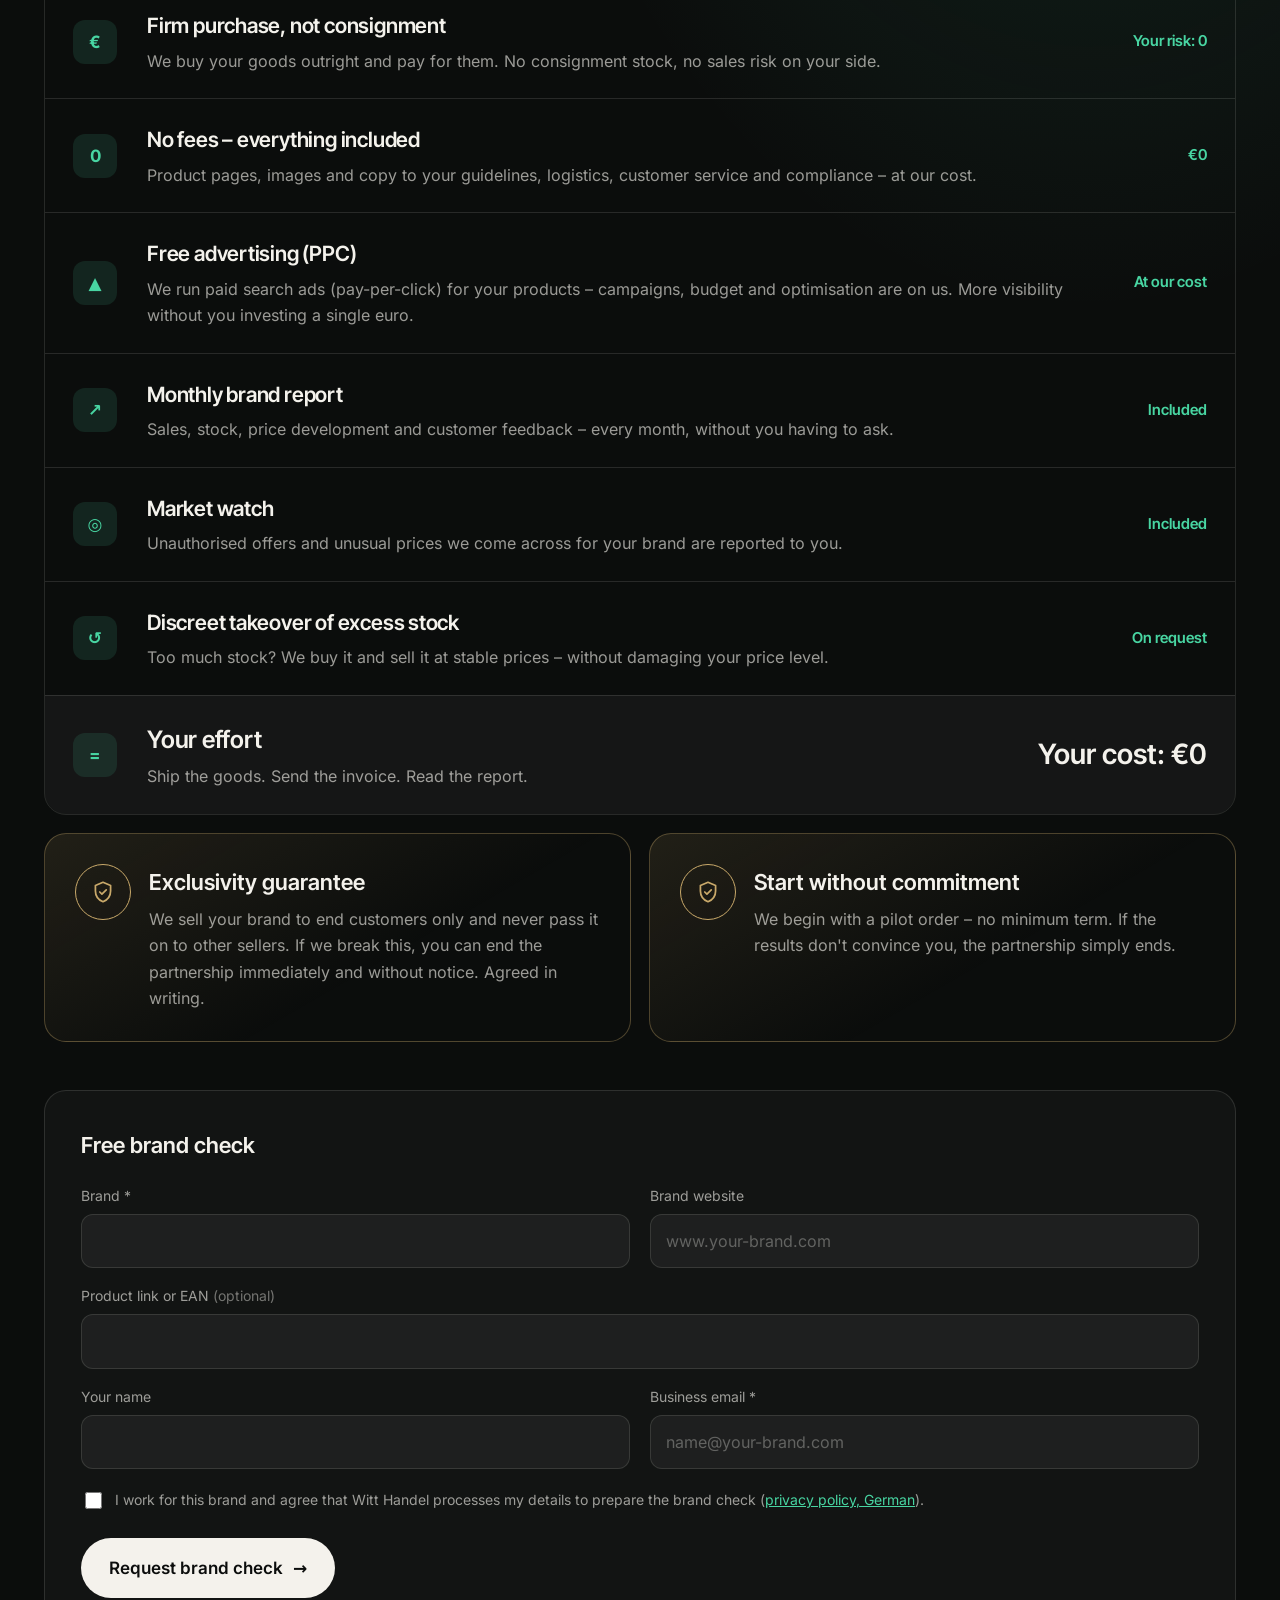
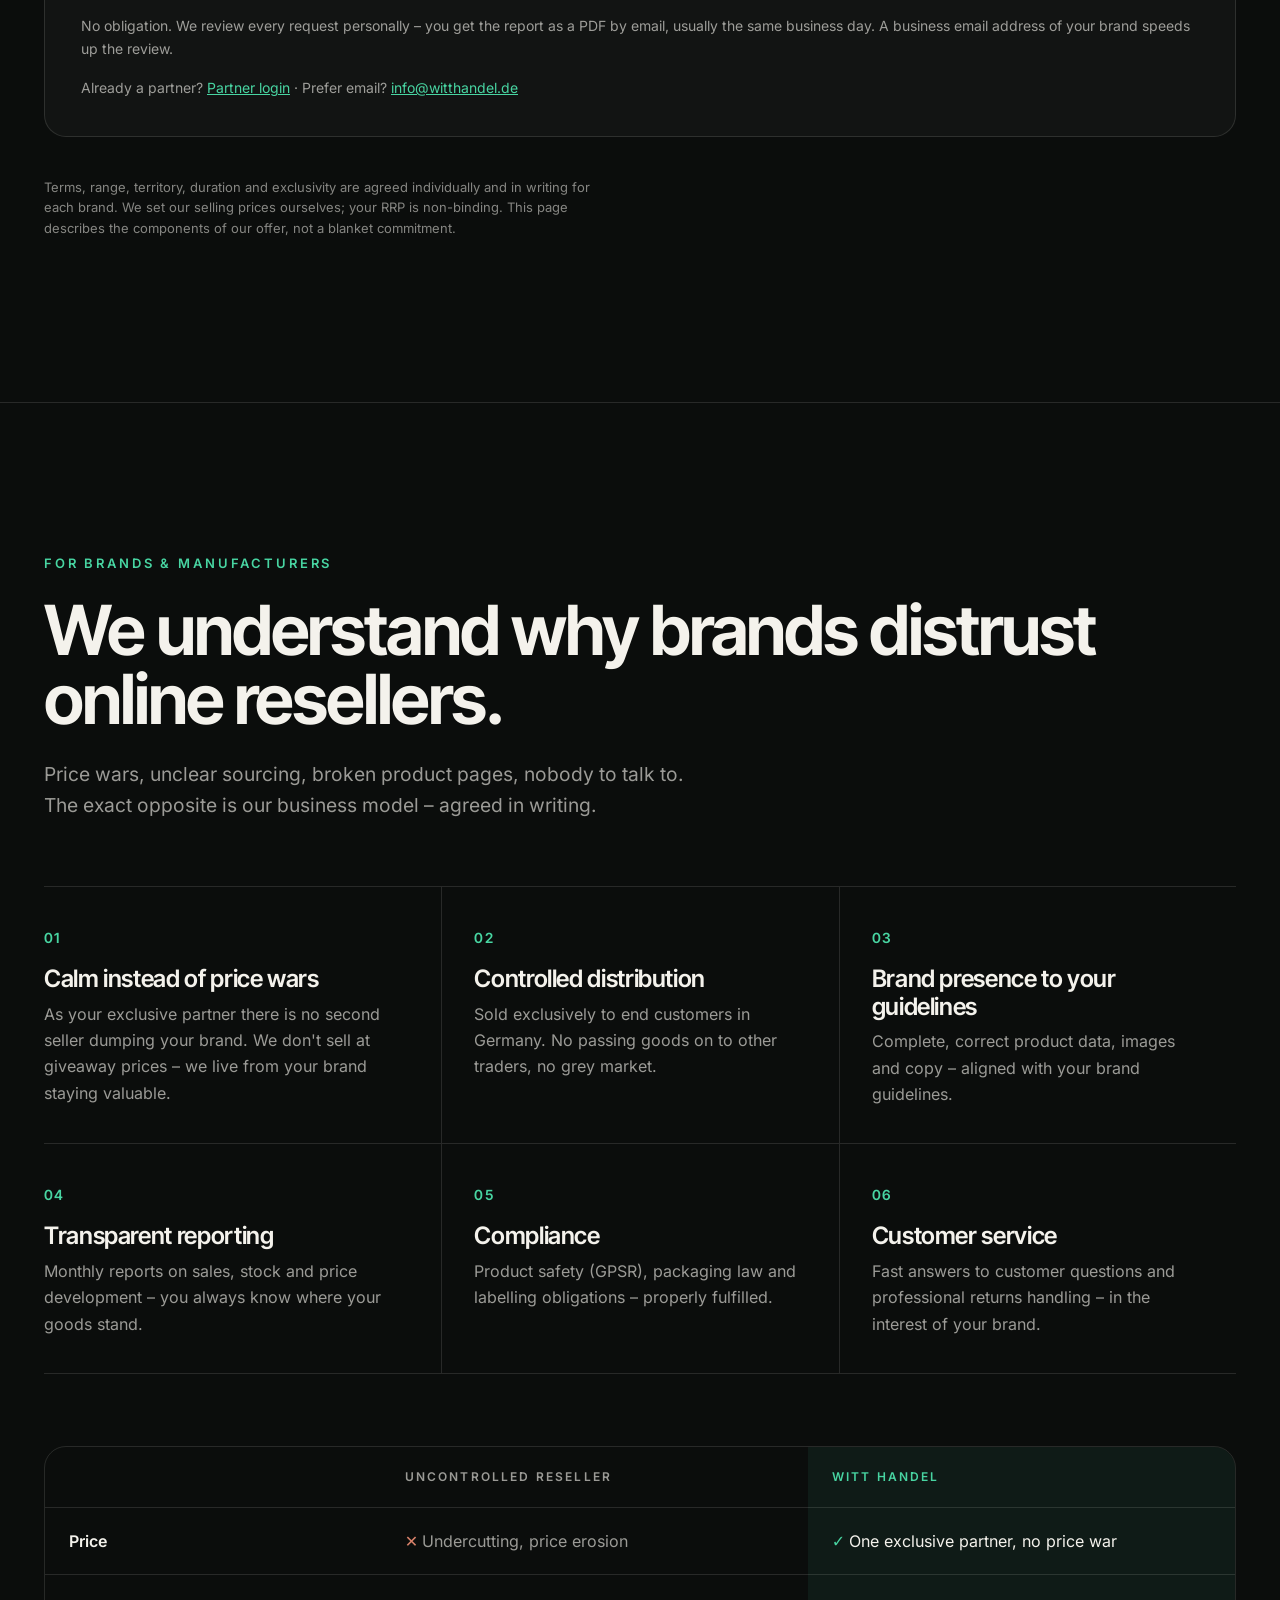
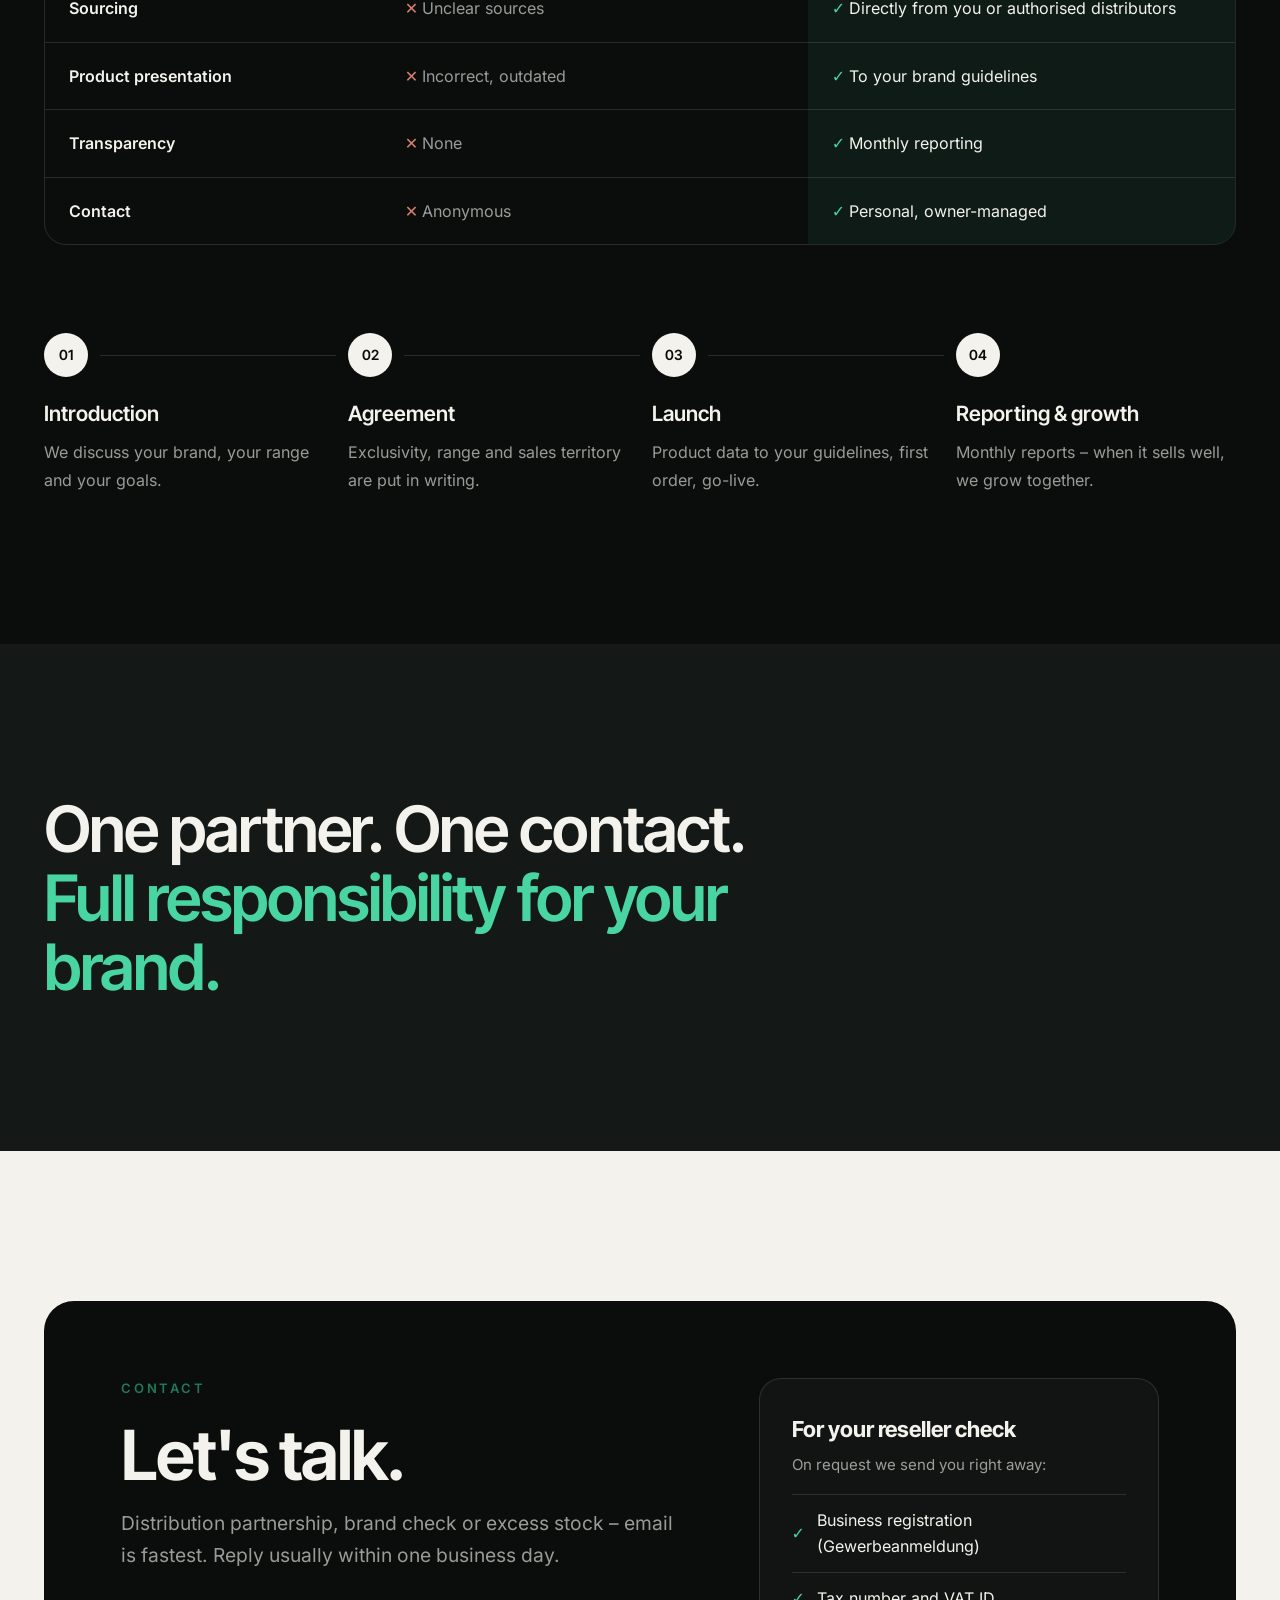
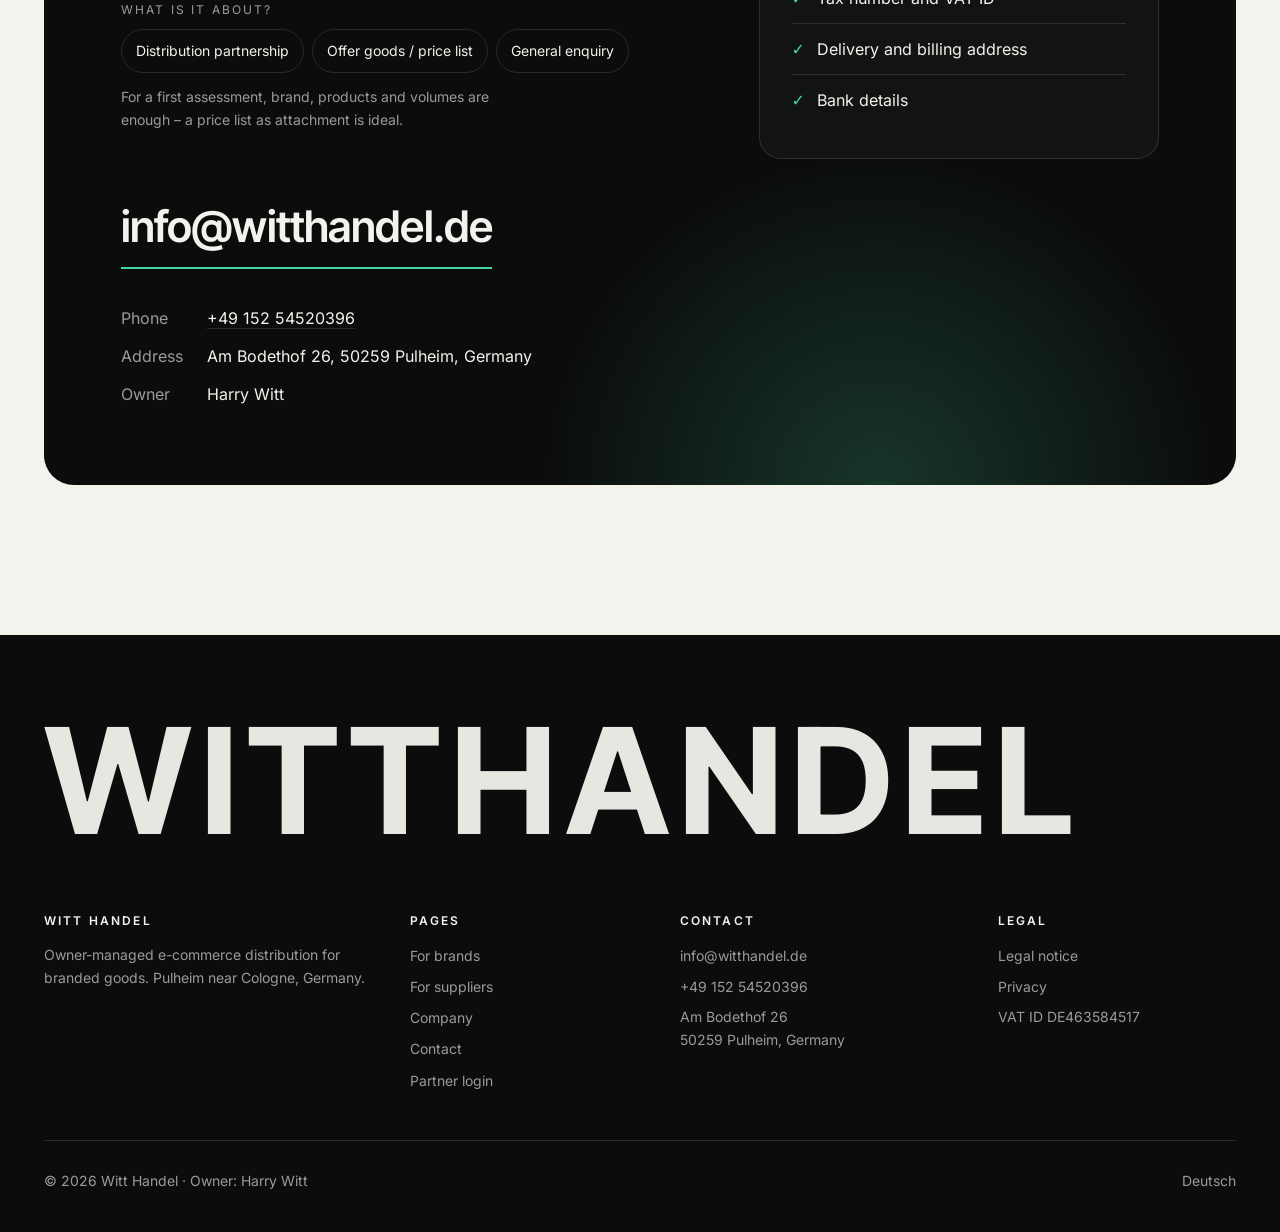
<file: en/brands/index.html>
<!doctype html>
<html lang="en">
<head>
  <meta charset="utf-8">
  <meta name="viewport" content="width=device-width, initial-scale=1">
  <title>For brands – Witt Handel</title>
  <meta name="description" content="Your exclusive distribution partner for German online retail: one partner instead of many sellers, controlled distribution, free advertising (PPC), monthly reporting – no fees and no risk for your brand.">
  <meta name="theme-color" content="#0b0d0c">
  <link rel="canonical" href="https://www.witthandel.de/en/brands/">
  <link rel="alternate" hreflang="de" href="https://www.witthandel.de/marken/">
  <link rel="alternate" hreflang="en" href="https://www.witthandel.de/en/brands/">
  <link rel="icon" href="/favicon.svg" type="image/svg+xml">
  <link rel="preload" href="/fonts/inter-tight.woff2" as="font" type="font/woff2" crossorigin>
  <link rel="stylesheet" href="/style.css?v=20261120b">
  <meta property="og:title" content="For brands – Witt Handel">
  <meta property="og:description" content="Your exclusive distribution partner for German online retail: one partner instead of many sellers, controlled distribution, free advertising (PPC), monthly reporting – no fees and no risk for your brand.">
  <meta property="og:type" content="website">
  <meta property="og:site_name" content="Witt Handel">
  <meta property="og:locale" content="en_GB">
  <meta name="twitter:card" content="summary">
  <meta property="og:url" content="https://www.witthandel.de/en/brands/">
  <meta property="og:image" content="https://www.witthandel.de/og.png">
  <meta property="og:image:width" content="1200">
  <meta property="og:image:height" content="630">
  <meta property="og:image:alt" content="Witt Handel – E-Commerce-Distribution für Markenware">
  <meta name="twitter:card" content="summary_large_image">
</head>
<body>
<a class="skip" href="#inhalt">Skip to content</a>
<header class="site">
  <div class="wrap">
    <a class="wordmark" href="/en/" aria-label="Witt Handel – home">Witthandel</a>
    <nav class="main" aria-label="Main navigation">
      <a class="hide-m active" href="/en/brands/" aria-current="page">For brands</a>
      <a class="hide-m" href="/en/suppliers/">For suppliers</a>
      <a class="hide-m" href="/en/#company">Company</a>
      <a class="hide-m partner-login" href="https://partner.witthandel.de/partner" rel="nofollow"><svg class="lock" viewBox="0 0 24 24" width="13" height="13" fill="none" stroke="currentColor" stroke-width="2" stroke-linecap="round" aria-hidden="true"><rect x="5" y="11" width="14" height="9" rx="2"/><path d="M8 11V8a4 4 0 0 1 8 0v3"/></svg>Partner login</a>
      <span class="langs" role="group" aria-label="Language"><a href="/marken/" hreflang="de" lang="de">DE</a><a href="/en/brands/" hreflang="en" lang="en" class="on" aria-current="true">EN</a></span>
      <a class="cta" href="#contact">Contact</a>
      <details class="menu-m"><summary aria-label="Menu"><span></span><span></span></summary><div class="menu-panel"><a href="/en/brands/">For brands</a><a href="/en/suppliers/">For suppliers</a><a href="/en/#company">Company</a><a href="/en/#contact">Contact</a><a href="https://partner.witthandel.de/partner" rel="nofollow">Partner login</a></div></details>
    </nav>
  </div>
</header>

<main id="inhalt">
  <div class="hero">
    <div class="glow" aria-hidden="true"></div>
    <div class="grid-lines" aria-hidden="true"></div>
    <div class="wrap">
      <p class="eyebrow">For brands &amp; manufacturers</p>
      <h1>Your brand. <span class="soft">Sold online, under control.</span></h1>
      <p class="lead">We buy your goods outright and distribute them in German online retail – exclusively, with your brand presence and free advertising. You deliver, we handle the rest.</p>
      <div class="actions">
        <a class="btn light" href="#brand-check">Free brand check <span class="arrow" aria-hidden="true">→</span></a>
        <a class="btn outline" href="#brands">Our commitments</a>
      </div>
      <div class="facts">
        <div><strong>€0</strong><span>Fees for your brand</span></div>
        <div><strong>PPC</strong><span>Advertising at our cost</span></div>
        <div><strong>Exclusive</strong><span>One partner instead of many sellers</span></div>
        <div><strong>Monthly</strong><span>Brand report</span></div>
      </div>
    </div>
  </div>

  <section id="offer" class="gso" >
    <div class="wrap">
      <div class="gso-head">
        <div>
          <p class="kicker">The partner offer for brands</p>
          <h2>More sales in Germany. Zero risk. Zero effort.</h2>
        </div>
        <div>
          <p class="intro" style="color: var(--on-dark-muted); margin-bottom: 20px">You deliver the goods. We take care of everything else – and carry the risk.</p>
          <span class="seats">Limited: only a few new brand partners per quarter</span>
        </div>
      </div>
      <ol class="stack">
        <li><span class="ic">★</span><div><h3>Free brand check up front</h3><p>How does your brand look in German online retail today? Price spread, number of sellers, quality of the product pages – as a compact report before you decide.</p></div><span class="val">Free</span></li>
        <li><span class="ic">€</span><div><h3>Firm purchase, not consignment</h3><p>We buy your goods outright and pay for them. No consignment stock, no sales risk on your side.</p></div><span class="val">Your risk: 0</span></li>
        <li><span class="ic">0</span><div><h3>No fees – everything included</h3><p>Product pages, images and copy to your guidelines, logistics, customer service and compliance – at our cost.</p></div><span class="val">€0</span></li>
        <li><span class="ic">▲</span><div><h3>Free advertising (PPC)</h3><p>We run paid search ads (pay-per-click) for your products – campaigns, budget and optimisation are on us. More visibility without you investing a single euro.</p></div><span class="val">At our cost</span></li>
        <li><span class="ic">↗</span><div><h3>Monthly brand report</h3><p>Sales, stock, price development and customer feedback – every month, without you having to ask.</p></div><span class="val">Included</span></li>
        <li><span class="ic">◎</span><div><h3>Market watch</h3><p>Unauthorised offers and unusual prices we come across for your brand are reported to you.</p></div><span class="val">Included</span></li>
        <li><span class="ic">↺</span><div><h3>Discreet takeover of excess stock</h3><p>Too much stock? We buy it and sell it at stable prices – without damaging your price level.</p></div><span class="val">On request</span></li>
        <li class="total"><span class="ic">=</span><div><h3>Your effort</h3><p>Ship the goods. Send the invoice. Read the report.</p></div><span class="val">Your cost: €0</span></li>
      </ol>
      <div class="guarantees">
        <div class="guarantee"><span class="seal"><svg viewBox="0 0 24 24" fill="none" stroke="currentColor" stroke-width="1.6" stroke-linecap="round" stroke-linejoin="round" aria-hidden="true"><path d="M12 3l7 3v5c0 4.5-3 8.3-7 10-4-1.7-7-5.5-7-10V6z"/><path d="M9 12l2 2 4-4"/></svg></span><div><h3>Exclusivity guarantee</h3><p>We sell your brand to end customers only and never pass it on to other sellers. If we break this, you can end the partnership immediately and without notice. Agreed in writing.</p></div></div>
        <div class="guarantee"><span class="seal"><svg viewBox="0 0 24 24" fill="none" stroke="currentColor" stroke-width="1.6" stroke-linecap="round" stroke-linejoin="round" aria-hidden="true"><path d="M12 3l7 3v5c0 4.5-3 8.3-7 10-4-1.7-7-5.5-7-10V6z"/><path d="M9 12l2 2 4-4"/></svg></span><div><h3>Start without commitment</h3><p>We begin with a pilot order – no minimum term. If the results don't convince you, the partnership simply ends.</p></div></div>
      </div>
      <form class="bc-form" id="brand-check" data-endpoint="https://partner.witthandel.de/brand-check" data-lang="en" novalidate>
        <p class="bc-title">Free brand check</p>
        <div class="bc-grid">
          <label>Brand *<input name="brand" required maxlength="80" autocomplete="organization"></label>
          <label>Brand website<input name="website" maxlength="200" inputmode="url" placeholder="www.your-brand.com"></label>
          <label class="wide"><span>Product link or EAN <em>(optional)</em></span><input name="product" maxlength="300"></label>
          <label>Your name<input name="name" maxlength="80" autocomplete="name"></label>
          <label>Business email *<input name="email" type="email" required maxlength="120" autocomplete="email" placeholder="name@your-brand.com"></label>
          <label class="bc-hp" aria-hidden="true">Company URL<input name="company_url" tabindex="-1" autocomplete="off"></label>
        </div>
        <label class="bc-consent"><input type="checkbox" name="consent" value="1" required> <span>I work for this brand and agree that Witt Handel processes my details to prepare the brand check (<a href="/datenschutz.html#formular">privacy policy, German</a>).</span></label>
        <div class="gso-cta">
          <button class="btn light" type="submit">Request brand check <span class="arrow" aria-hidden="true">→</span></button>
          <small>No obligation. We review every request personally – you get the report as a PDF by email, usually the same business day. A business email address of your brand speeds up the review.</small>
        </div>
        <p class="bc-msg" role="status" aria-live="polite" hidden></p>
        <p class="bc-alt">Already a partner? <a href="https://partner.witthandel.de/partner" rel="nofollow">Partner login</a> · Prefer email? <a href="mailto:info@witthandel.de?subject=Free%20brand%20check&amp;body=Brand%3A%20%0AWebsite%3A%20%0AProduct%20link%20or%20EAN%20%28optional%29%3A%20%0AContact%20person%3A%20">info@witthandel.de</a></p>
      </form>
      <p class="fine">Terms, range, territory, duration and exclusivity are agreed individually and in writing for each brand. We set our selling prices ourselves; your RRP is non-binding. This page describes the components of our offer, not a blanket commitment.</p>
    </div>
  </section>
  <section id="brands" class="dark" style="border-top: 1px solid var(--line-dark)">
    <div class="wrap">
      <p class="kicker">For brands &amp; manufacturers</p>
      <h2>We understand why brands distrust online resellers.</h2>
      <p class="intro">Price wars, unclear sourcing, broken product pages, nobody to talk to. The exact opposite is our business model – agreed in writing.</p>
      <div class="commit">
        <div><span class="n">01</span><h3>Calm instead of price wars</h3><p>As your exclusive partner there is no second seller dumping your brand. We don't sell at giveaway prices – we live from your brand staying valuable.</p></div>
        <div><span class="n">02</span><h3>Controlled distribution</h3><p>Sold exclusively to end customers in Germany. No passing goods on to other traders, no grey market.</p></div>
        <div><span class="n">03</span><h3>Brand presence to your guidelines</h3><p>Complete, correct product data, images and copy – aligned with your brand guidelines.</p></div>
        <div><span class="n">04</span><h3>Transparent reporting</h3><p>Monthly reports on sales, stock and price development – you always know where your goods stand.</p></div>
        <div><span class="n">05</span><h3>Compliance</h3><p>Product safety (GPSR), packaging law and labelling obligations – properly fulfilled.</p></div>
        <div><span class="n">06</span><h3>Customer service</h3><p>Fast answers to customer questions and professional returns handling – in the interest of your brand.</p></div>
      </div>

      <div class="compare" role="table" aria-label="Comparison">
        <div class="row" role="row"><div role="columnheader"></div><div role="columnheader">Uncontrolled reseller</div><div role="columnheader">Witt Handel</div></div>
        <div class="row" role="row"><div role="cell">Price</div><div role="cell">Undercutting, price erosion</div><div role="cell">One exclusive partner, no price war</div></div>
        <div class="row" role="row"><div role="cell">Sourcing</div><div role="cell">Unclear sources</div><div role="cell">Directly from you or authorised distributors</div></div>
        <div class="row" role="row"><div role="cell">Product presentation</div><div role="cell">Incorrect, outdated</div><div role="cell">To your brand guidelines</div></div>
        <div class="row" role="row"><div role="cell">Transparency</div><div role="cell">None</div><div role="cell">Monthly reporting</div></div>
        <div class="row" role="row"><div role="cell">Contact</div><div role="cell">Anonymous</div><div role="cell">Personal, owner-managed</div></div>
      </div>

      <ol class="timeline">
        <li><strong>Introduction</strong><span>We discuss your brand, your range and your goals.</span></li>
        <li><strong>Agreement</strong><span>Exclusivity, range and sales territory are put in writing.</span></li>
        <li><strong>Launch</strong><span>Product data to your guidelines, first order, go-live.</span></li>
        <li><strong>Reporting &amp; growth</strong><span>Monthly reports – when it sells well, we grow together.</span></li>
      </ol>
    </div>
  </section>
  <section class="statement">
    <div class="wrap">
      <p class="big">One partner. One contact. <em>Full responsibility for your brand.</em></p>
    </div>
  </section>
  <section id="contact">
    <div class="wrap">
      <div class="contact-card">
        <div>
          <p class="kicker">Contact</p>
          <h2>Let's talk.</h2>
          <p class="intro" style="color: var(--on-dark-muted)">Distribution partnership, brand check or excess stock – email is fastest. Reply usually within one business day.</p>
          <div class="subjects"><p class="subjects-label">What is it about?</p><div class="chips"><a href="mailto:info@witthandel.de?subject=Distribution%20partnership%20%E2%80%93%20enquiry&amp;body=Brand%3A%0AProducts%20%28EAN%20or%20link%29%3A%0ATarget%20market%20/%20timing%3A%0AContact%20person%3A%0A">Distribution partnership</a><a href="mailto:info@witthandel.de?subject=Offer%20/%20price%20list%20for%20Witt%20Handel&amp;body=Company%3A%0ABrands%20/%20products%20%28EAN%29%3A%0AAvailable%20volumes%20and%20prices%20%28a%20list%20as%20attachment%20is%20ideal%29%3A%0ALead%20time%20and%20minimum%20order%20value%3A%0A">Offer goods / price list</a><a href="mailto:info@witthandel.de?subject=Enquiry%20to%20Witt%20Handel">General enquiry</a></div><p class="subjects-hint">For a first assessment, brand, products and volumes are enough – a price list as attachment is ideal.</p></div>
          <a class="mail-big" href="mailto:info@witthandel.de?subject=Partnership%20enquiry">info@witthandel.de</a>
          <dl class="details">
            <dt>Phone</dt><dd><a href="tel:+4915254520396">+49 152 54520396</a></dd>
            <dt>Address</dt><dd>Am Bodethof 26, 50259 Pulheim, Germany</dd>
            <dt>Owner</dt><dd>Harry Witt</dd>
          </dl>
        </div>
        <div class="check">
          <h3>For your reseller check</h3>
          <p>On request we send you right away:</p>
          <ul>
            <li>Business registration (Gewerbeanmeldung)</li>
            <li>Tax number and VAT ID</li>
            <li>Delivery and billing address</li>
            <li>Bank details</li>
          </ul>
        </div>
      </div>
    </div>
  </section>
</main>

<footer class="site">
  <div class="wrap">
    <p class="big-mark" aria-hidden="true">WITTHANDEL</p>
    <div class="cols">
      <div><p class="f-title">Witt Handel</p><p>Owner-managed e-commerce distribution for branded goods. Pulheim near Cologne, Germany.</p></div>
      <div><p class="f-title">Pages</p><a href="/en/brands/">For brands</a><a href="/en/suppliers/">For suppliers</a><a href="/en/#company">Company</a><a href="/en/#contact">Contact</a><a href="https://partner.witthandel.de/partner" rel="nofollow">Partner login</a></div>
      <div><p class="f-title">Contact</p><a href="mailto:info@witthandel.de">info@witthandel.de</a><a href="tel:+4915254520396">+49 152 54520396</a><p>Am Bodethof 26<br>50259 Pulheim, Germany</p></div>
      <div><p class="f-title">Legal</p><a href="/impressum.html" hreflang="de">Legal notice</a><a href="/datenschutz.html" hreflang="de">Privacy</a><p>VAT ID DE463584517</p></div>
    </div>
    <div class="row">
      <span>© 2026 Witt Handel · Owner: Harry Witt</span>
      <span><a href="/marken/" hreflang="de" lang="de">Deutsch</a></span>
    </div>
  </div>
</footer>
<script src="/mail.js?v=20261107b" defer></script>
<script src="/brandcheck.js?v=20261120" defer></script>
</body>
</html>
</file>
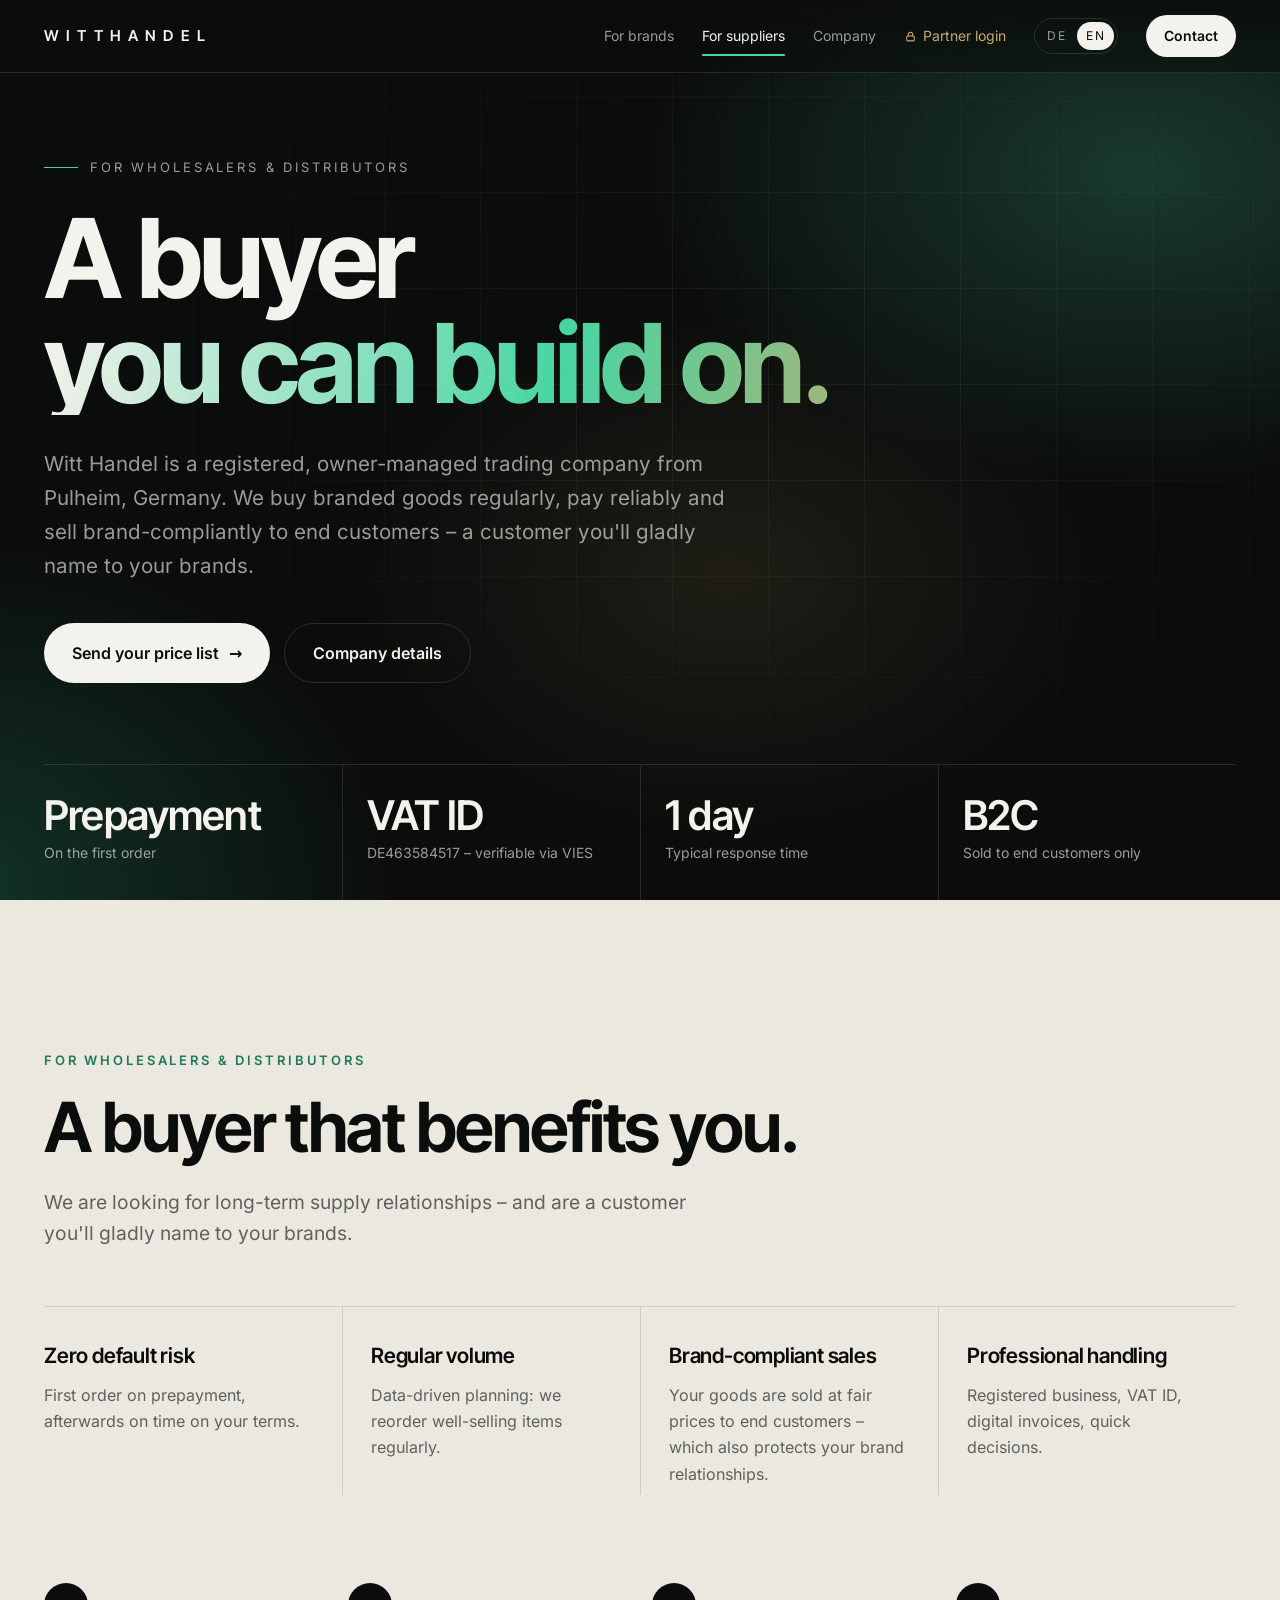
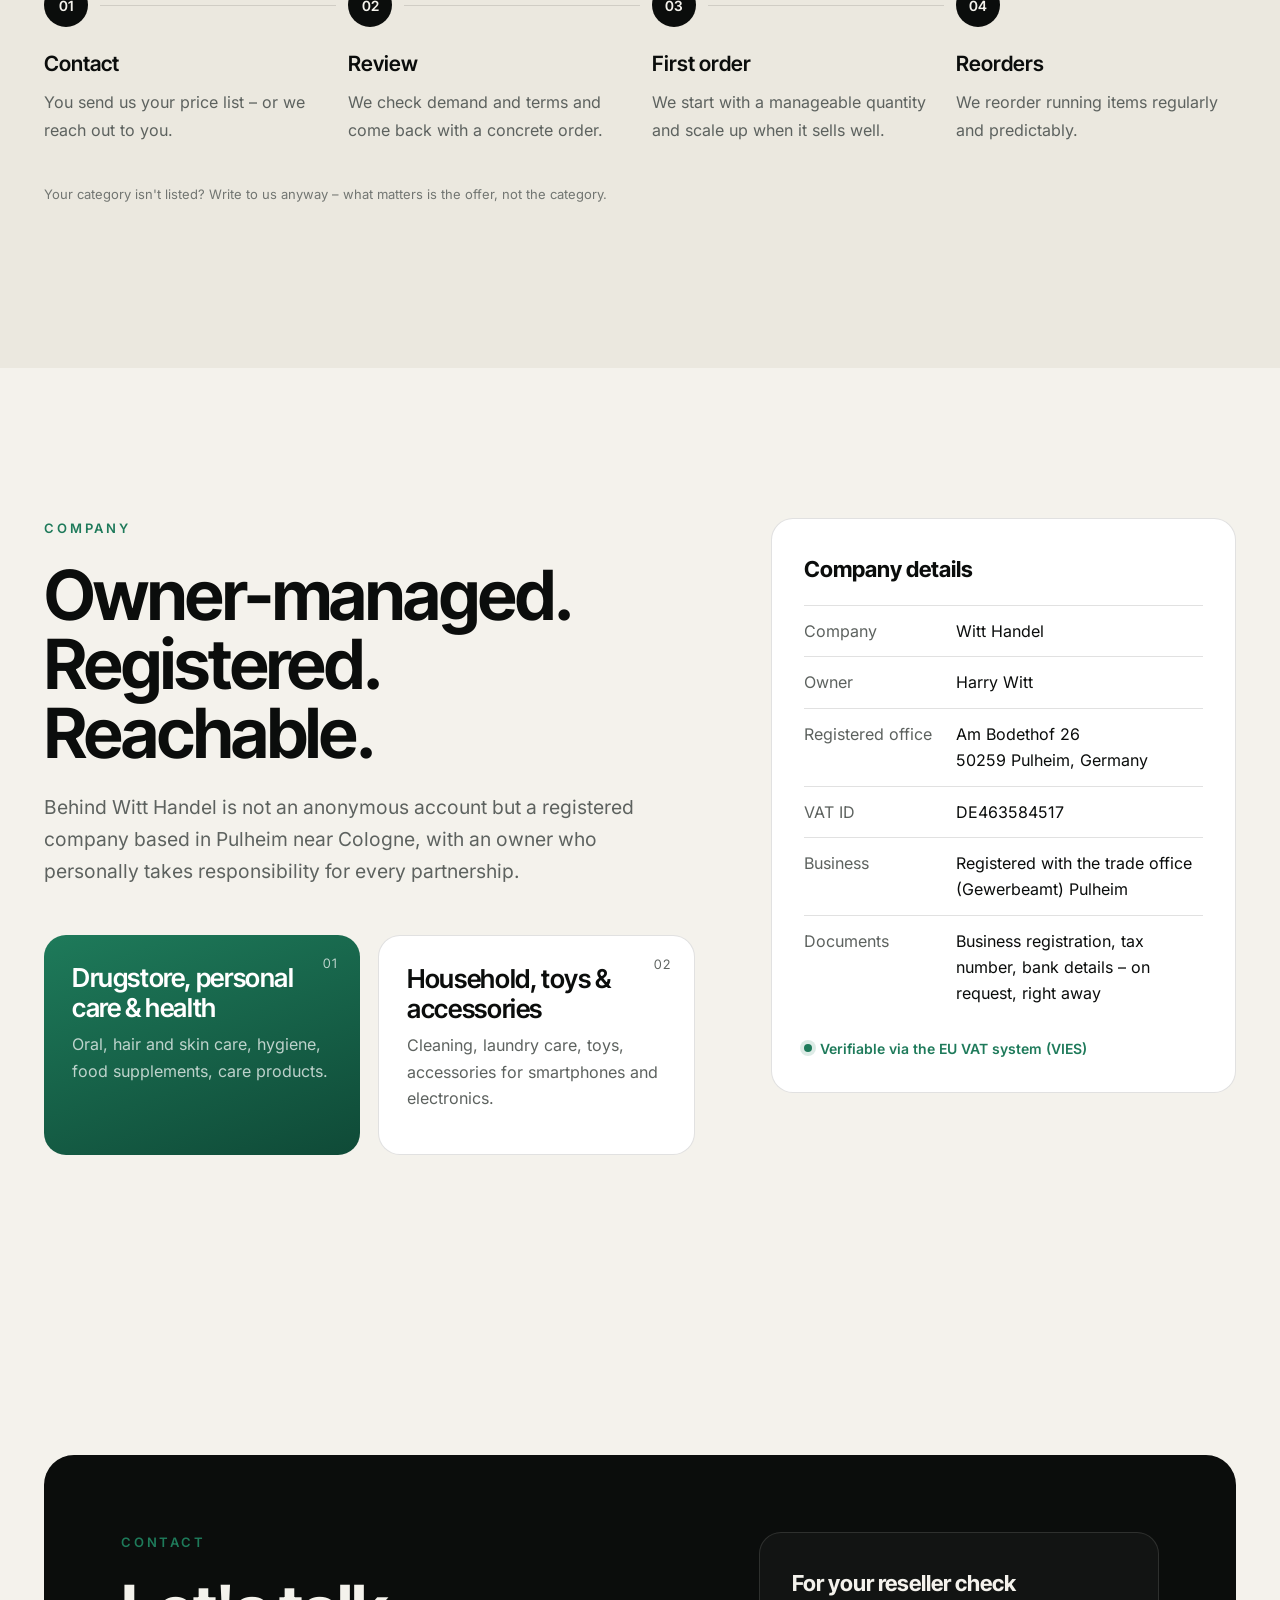
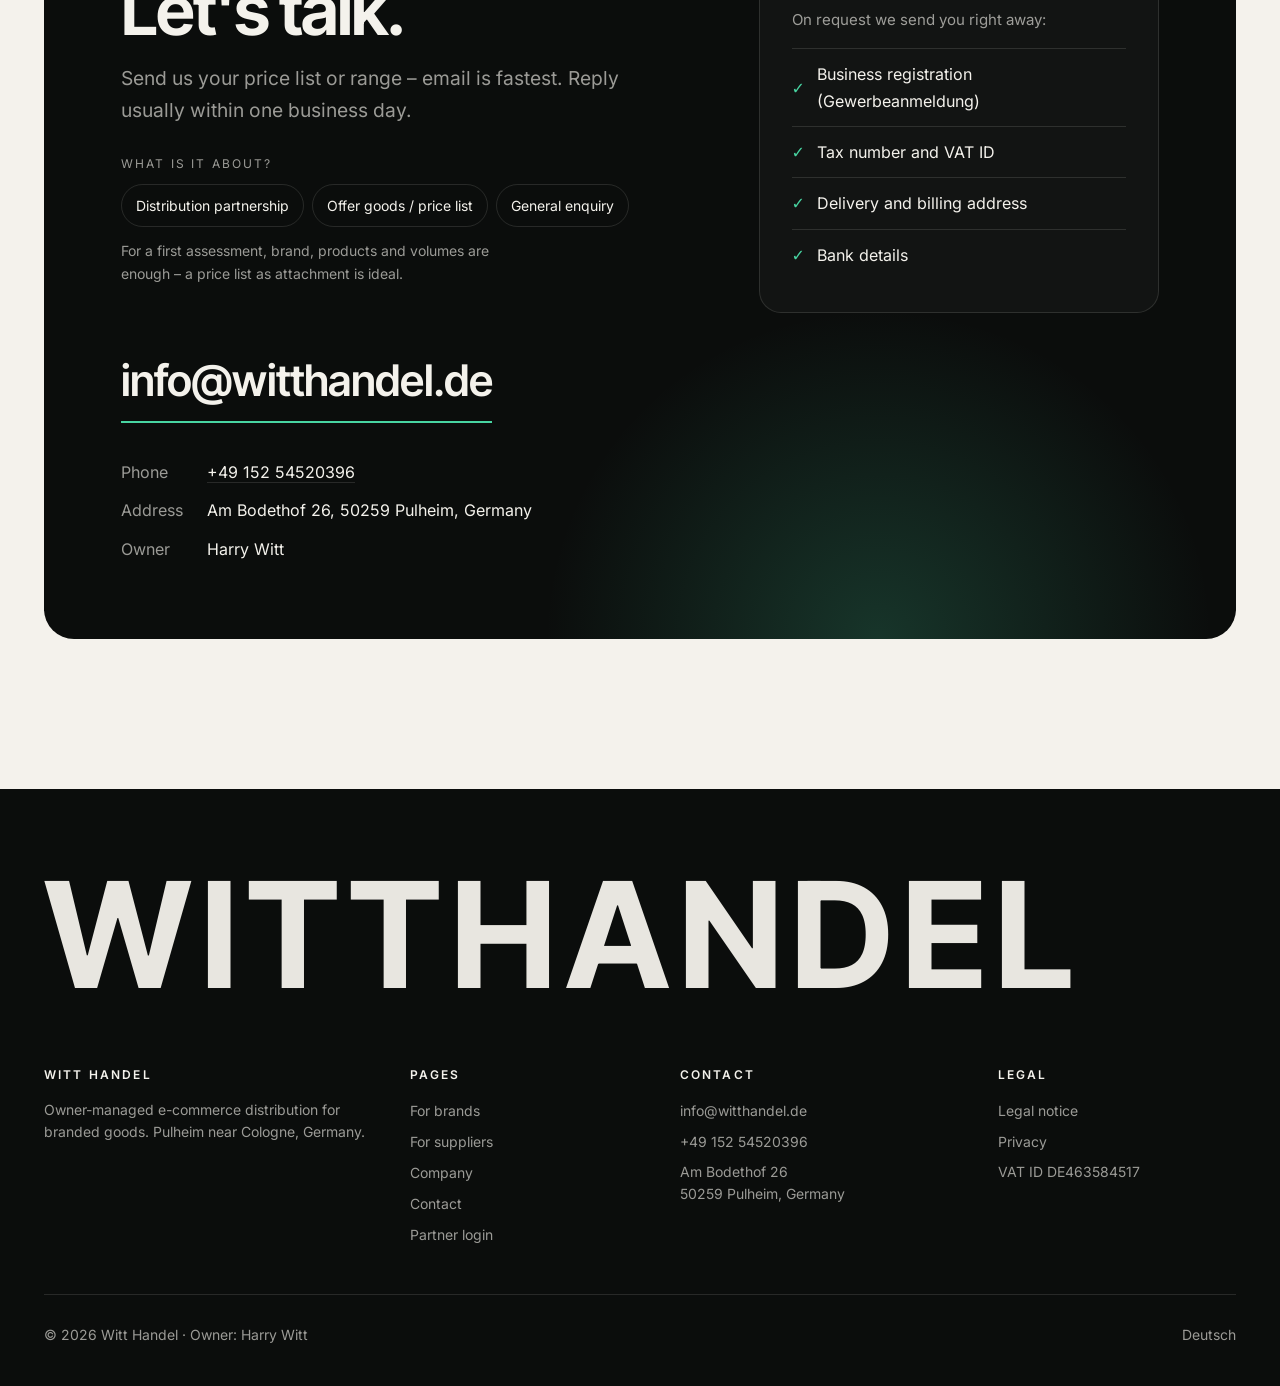
<file: en/suppliers/index.html>
<!doctype html>
<html lang="en">
<head>
  <meta charset="utf-8">
  <meta name="viewport" content="width=device-width, initial-scale=1">
  <title>For suppliers – Witt Handel</title>
  <meta name="description" content="Witt Handel as a buyer: prepayment on the first order, regular reorders, brand-compliant sales to end customers, a registered company with a VAT ID.">
  <meta name="theme-color" content="#0b0d0c">
  <link rel="canonical" href="https://www.witthandel.de/en/suppliers/">
  <link rel="alternate" hreflang="de" href="https://www.witthandel.de/lieferanten/">
  <link rel="alternate" hreflang="en" href="https://www.witthandel.de/en/suppliers/">
  <link rel="icon" href="/favicon.svg" type="image/svg+xml">
  <link rel="preload" href="/fonts/inter-tight.woff2" as="font" type="font/woff2" crossorigin>
  <link rel="stylesheet" href="/style.css?v=20261120b">
  <meta property="og:title" content="For suppliers – Witt Handel">
  <meta property="og:description" content="Witt Handel as a buyer: prepayment on the first order, regular reorders, brand-compliant sales to end customers, a registered company with a VAT ID.">
  <meta property="og:type" content="website">
  <meta property="og:site_name" content="Witt Handel">
  <meta property="og:locale" content="en_GB">
  <meta name="twitter:card" content="summary">
  <meta property="og:url" content="https://www.witthandel.de/en/suppliers/">
  <meta property="og:image" content="https://www.witthandel.de/og.png">
  <meta property="og:image:width" content="1200">
  <meta property="og:image:height" content="630">
  <meta property="og:image:alt" content="Witt Handel – E-Commerce-Distribution für Markenware">
  <meta name="twitter:card" content="summary_large_image">
</head>
<body>
<a class="skip" href="#inhalt">Skip to content</a>
<header class="site">
  <div class="wrap">
    <a class="wordmark" href="/en/" aria-label="Witt Handel – home">Witthandel</a>
    <nav class="main" aria-label="Main navigation">
      <a class="hide-m" href="/en/brands/">For brands</a>
      <a class="hide-m active" href="/en/suppliers/" aria-current="page">For suppliers</a>
      <a class="hide-m" href="/en/#company">Company</a>
      <a class="hide-m partner-login" href="https://partner.witthandel.de/partner" rel="nofollow"><svg class="lock" viewBox="0 0 24 24" width="13" height="13" fill="none" stroke="currentColor" stroke-width="2" stroke-linecap="round" aria-hidden="true"><rect x="5" y="11" width="14" height="9" rx="2"/><path d="M8 11V8a4 4 0 0 1 8 0v3"/></svg>Partner login</a>
      <span class="langs" role="group" aria-label="Language"><a href="/lieferanten/" hreflang="de" lang="de">DE</a><a href="/en/suppliers/" hreflang="en" lang="en" class="on" aria-current="true">EN</a></span>
      <a class="cta" href="#contact">Contact</a>
      <details class="menu-m"><summary aria-label="Menu"><span></span><span></span></summary><div class="menu-panel"><a href="/en/brands/">For brands</a><a href="/en/suppliers/">For suppliers</a><a href="/en/#company">Company</a><a href="/en/#contact">Contact</a><a href="https://partner.witthandel.de/partner" rel="nofollow">Partner login</a></div></details>
    </nav>
  </div>
</header>

<main id="inhalt">
  <div class="hero">
    <div class="glow" aria-hidden="true"></div>
    <div class="grid-lines" aria-hidden="true"></div>
    <div class="wrap">
      <p class="eyebrow">For wholesalers &amp; distributors</p>
      <h1>A buyer <span class="soft">you can build on.</span></h1>
      <p class="lead">Witt Handel is a registered, owner-managed trading company from Pulheim, Germany. We buy branded goods regularly, pay reliably and sell brand-compliantly to end customers – a customer you'll gladly name to your brands.</p>
      <div class="actions">
        <a class="btn light" href="mailto:info@witthandel.de?subject=Price%20list">Send your price list <span class="arrow" aria-hidden="true">→</span></a>
        <a class="btn outline" href="#company">Company details</a>
      </div>
      <div class="facts">
        <div><strong>Prepayment</strong><span>On the first order</span></div>
        <div><strong>VAT ID</strong><span>DE463584517 – verifiable via VIES</span></div>
        <div><strong>1 day</strong><span>Typical response time</span></div>
        <div><strong>B2C</strong><span>Sold to end customers only</span></div>
      </div>
    </div>
  </div>

  <section id="suppliers" style="background: var(--paper-2)">
    <div class="wrap">
      <p class="kicker">For wholesalers &amp; distributors</p>
      <h2>A buyer that benefits you.</h2>
      <p class="intro">We are looking for long-term supply relationships – and are a customer you'll gladly name to your brands.</p>
      <div class="promises">
        <div><h3>Zero default risk</h3><p>First order on prepayment, afterwards on time on your terms.</p></div>
        <div><h3>Regular volume</h3><p>Data-driven planning: we reorder well-selling items regularly.</p></div>
        <div><h3>Brand-compliant sales</h3><p>Your goods are sold at fair prices to end customers – which also protects your brand relationships.</p></div>
        <div><h3>Professional handling</h3><p>Registered business, VAT ID, digital invoices, quick decisions.</p></div>
      </div>
      <ol class="timeline">
        <li><strong>Contact</strong><span>You send us your price list – or we reach out to you.</span></li>
        <li><strong>Review</strong><span>We check demand and terms and come back with a concrete order.</span></li>
        <li><strong>First order</strong><span>We start with a manageable quantity and scale up when it sells well.</span></li>
        <li><strong>Reorders</strong><span>We reorder running items regularly and predictably.</span></li>
      </ol>
      <p class="fine">Your category isn't listed? Write to us anyway – what matters is the offer, not the category.</p>
    </div>
  </section>
  <section id="company">
    <div class="wrap">
      <div class="company" style="margin-top: 0">
        <div>
          <p class="kicker">Company</p>
          <h2>Owner-managed. Registered. Reachable.</h2>
          <p class="intro">Behind Witt Handel is not an anonymous account but a registered company based in Pulheim near Cologne, with an owner who personally takes responsibility for every partnership.</p>
          <div class="tiles two" style="margin-top: 48px">
            <div class="tile feature" style="min-height: 220px"><span class="num">01</span><div><h3>Drugstore, personal care &amp; health</h3><p>Oral, hair and skin care, hygiene, food supplements, care products.</p></div></div>
            <div class="tile" style="min-height: 220px"><span class="num">02</span><div><h3>Household, toys &amp; accessories</h3><p>Cleaning, laundry care, toys, accessories for smartphones and electronics.</p></div></div>
          </div>
        </div>
        <div class="facts-box">
          <h3>Company details</h3>
          <dl>
            <dt>Company</dt><dd>Witt Handel</dd>
            <dt>Owner</dt><dd>Harry Witt</dd>
            <dt>Registered office</dt><dd>Am Bodethof 26<br>50259 Pulheim, Germany</dd>
            <dt>VAT ID</dt><dd>DE463584517</dd>
            <dt>Business</dt><dd>Registered with the trade office (Gewerbeamt) Pulheim</dd>
            <dt>Documents</dt><dd>Business registration, tax number, bank details – on request, right away</dd>
          </dl>
          <span class="badge">Verifiable via the EU VAT system (VIES)</span>
        </div>
      </div>
    </div>
  </section>
  <section id="contact">
    <div class="wrap">
      <div class="contact-card">
        <div>
          <p class="kicker">Contact</p>
          <h2>Let's talk.</h2>
          <p class="intro" style="color: var(--on-dark-muted)">Send us your price list or range – email is fastest. Reply usually within one business day.</p>
          <div class="subjects"><p class="subjects-label">What is it about?</p><div class="chips"><a href="mailto:info@witthandel.de?subject=Distribution%20partnership%20%E2%80%93%20enquiry&amp;body=Brand%3A%0AProducts%20%28EAN%20or%20link%29%3A%0ATarget%20market%20/%20timing%3A%0AContact%20person%3A%0A">Distribution partnership</a><a href="mailto:info@witthandel.de?subject=Offer%20/%20price%20list%20for%20Witt%20Handel&amp;body=Company%3A%0ABrands%20/%20products%20%28EAN%29%3A%0AAvailable%20volumes%20and%20prices%20%28a%20list%20as%20attachment%20is%20ideal%29%3A%0ALead%20time%20and%20minimum%20order%20value%3A%0A">Offer goods / price list</a><a href="mailto:info@witthandel.de?subject=Enquiry%20to%20Witt%20Handel">General enquiry</a></div><p class="subjects-hint">For a first assessment, brand, products and volumes are enough – a price list as attachment is ideal.</p></div>
          <a class="mail-big" href="mailto:info@witthandel.de?subject=Partnership%20enquiry">info@witthandel.de</a>
          <dl class="details">
            <dt>Phone</dt><dd><a href="tel:+4915254520396">+49 152 54520396</a></dd>
            <dt>Address</dt><dd>Am Bodethof 26, 50259 Pulheim, Germany</dd>
            <dt>Owner</dt><dd>Harry Witt</dd>
          </dl>
        </div>
        <div class="check">
          <h3>For your reseller check</h3>
          <p>On request we send you right away:</p>
          <ul>
            <li>Business registration (Gewerbeanmeldung)</li>
            <li>Tax number and VAT ID</li>
            <li>Delivery and billing address</li>
            <li>Bank details</li>
          </ul>
        </div>
      </div>
    </div>
  </section>
</main>

<footer class="site">
  <div class="wrap">
    <p class="big-mark" aria-hidden="true">WITTHANDEL</p>
    <div class="cols">
      <div><p class="f-title">Witt Handel</p><p>Owner-managed e-commerce distribution for branded goods. Pulheim near Cologne, Germany.</p></div>
      <div><p class="f-title">Pages</p><a href="/en/brands/">For brands</a><a href="/en/suppliers/">For suppliers</a><a href="/en/#company">Company</a><a href="/en/#contact">Contact</a><a href="https://partner.witthandel.de/partner" rel="nofollow">Partner login</a></div>
      <div><p class="f-title">Contact</p><a href="mailto:info@witthandel.de">info@witthandel.de</a><a href="tel:+4915254520396">+49 152 54520396</a><p>Am Bodethof 26<br>50259 Pulheim, Germany</p></div>
      <div><p class="f-title">Legal</p><a href="/impressum.html" hreflang="de">Legal notice</a><a href="/datenschutz.html" hreflang="de">Privacy</a><p>VAT ID DE463584517</p></div>
    </div>
    <div class="row">
      <span>© 2026 Witt Handel · Owner: Harry Witt</span>
      <span><a href="/lieferanten/" hreflang="de" lang="de">Deutsch</a></span>
    </div>
  </div>
</footer>
<script src="/mail.js?v=20261107b" defer></script>
</body>
</html>
</file>
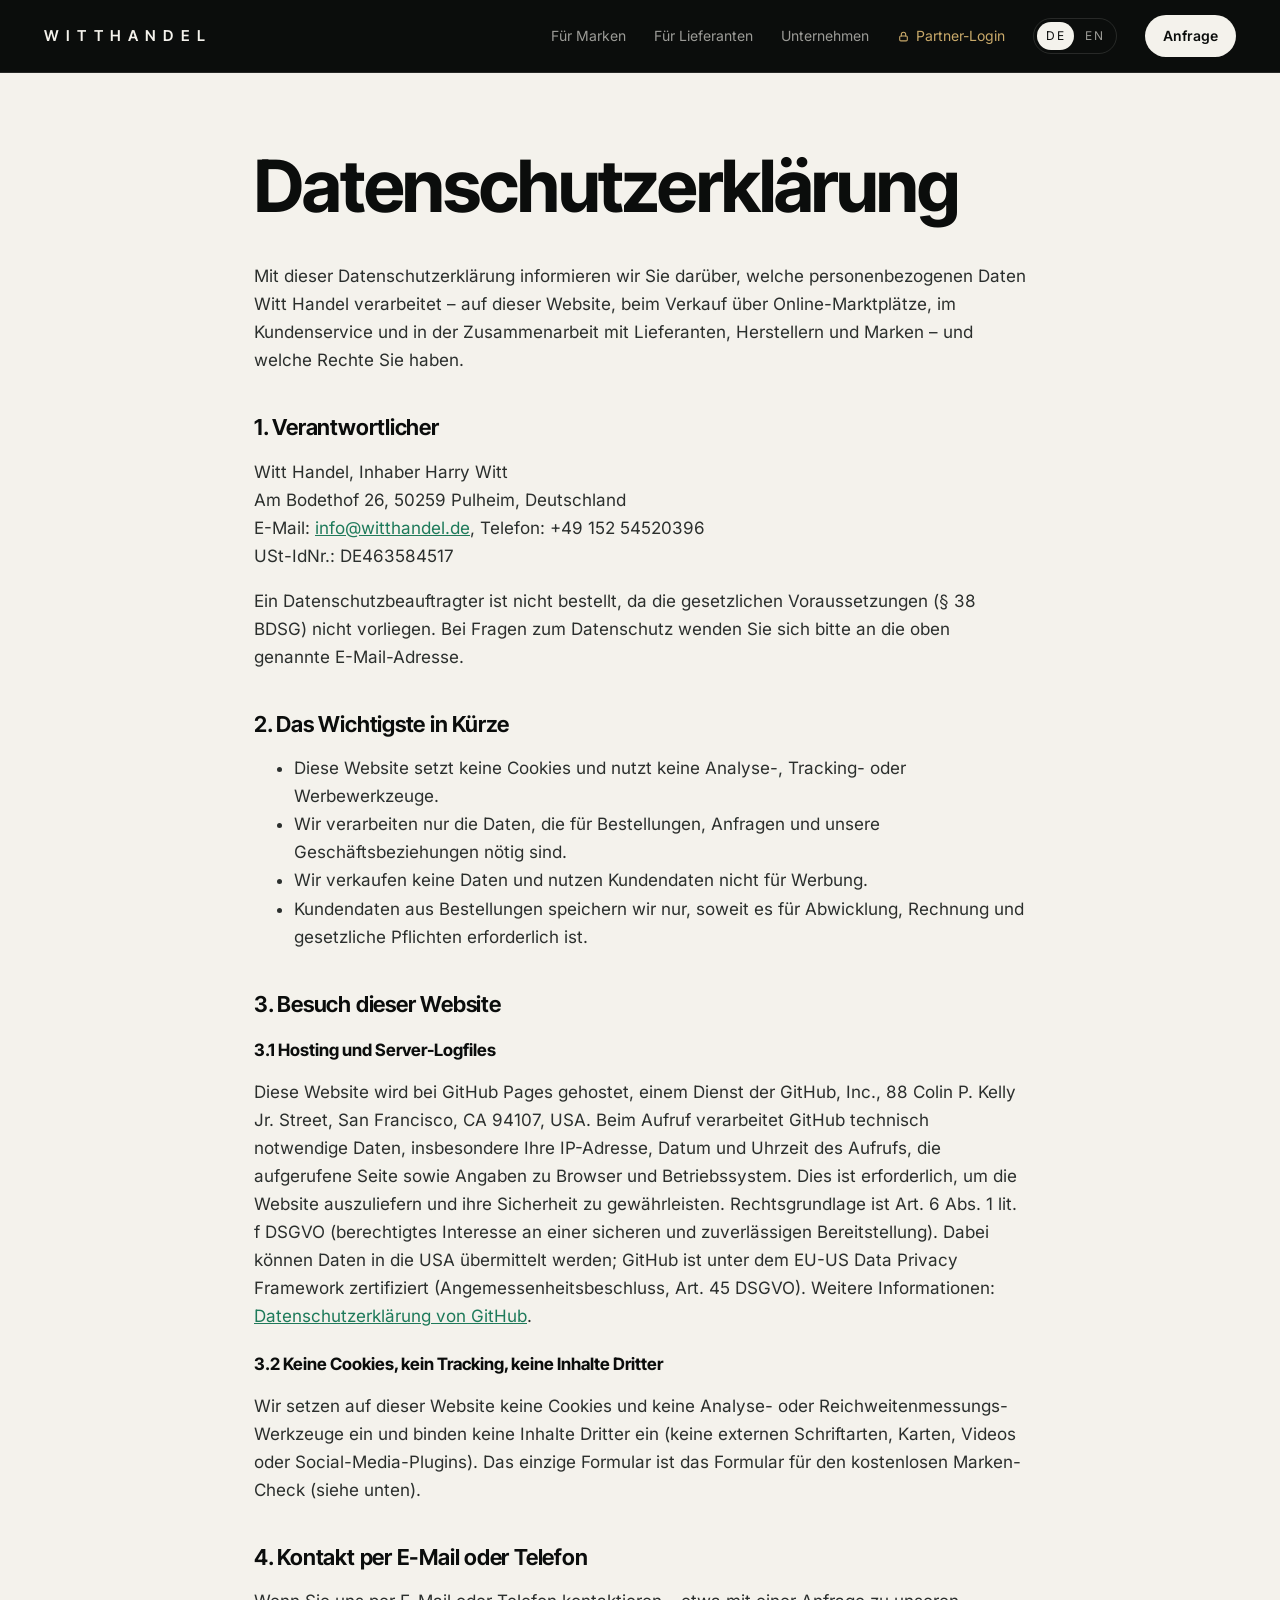
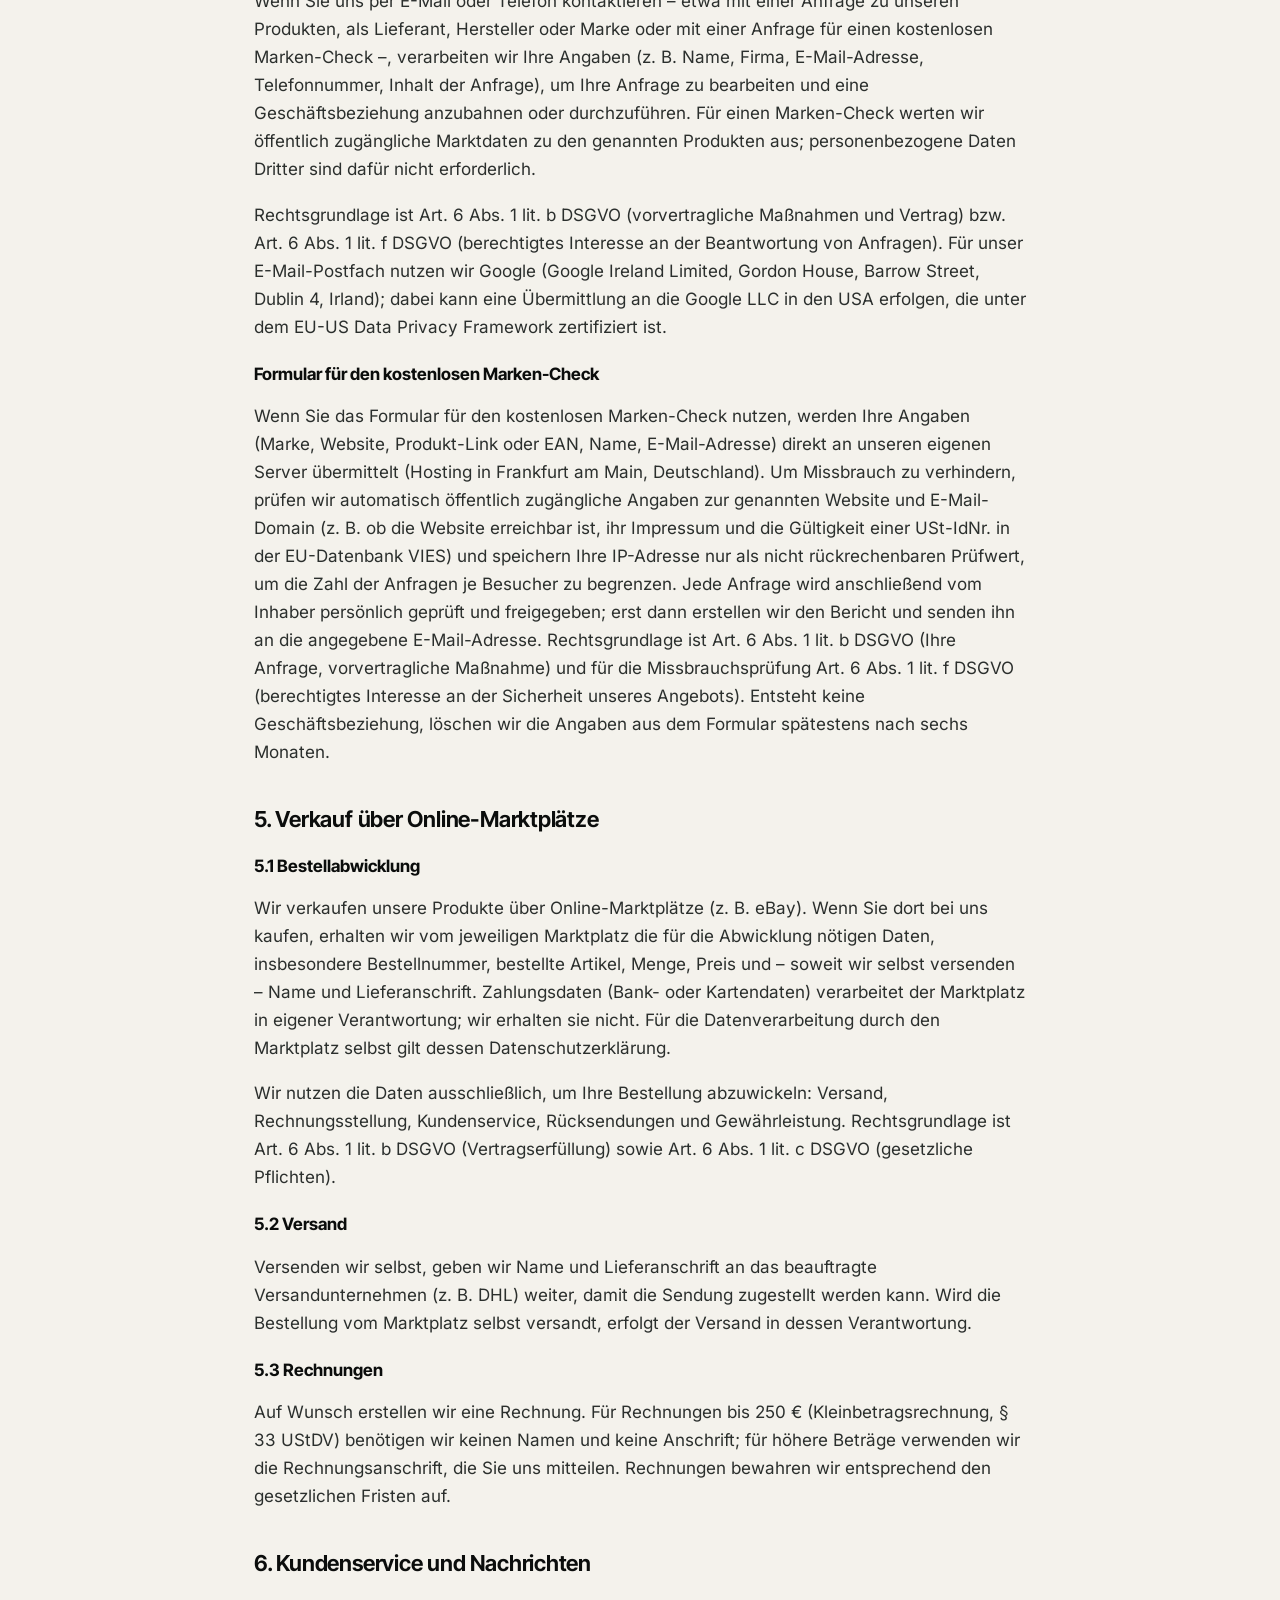
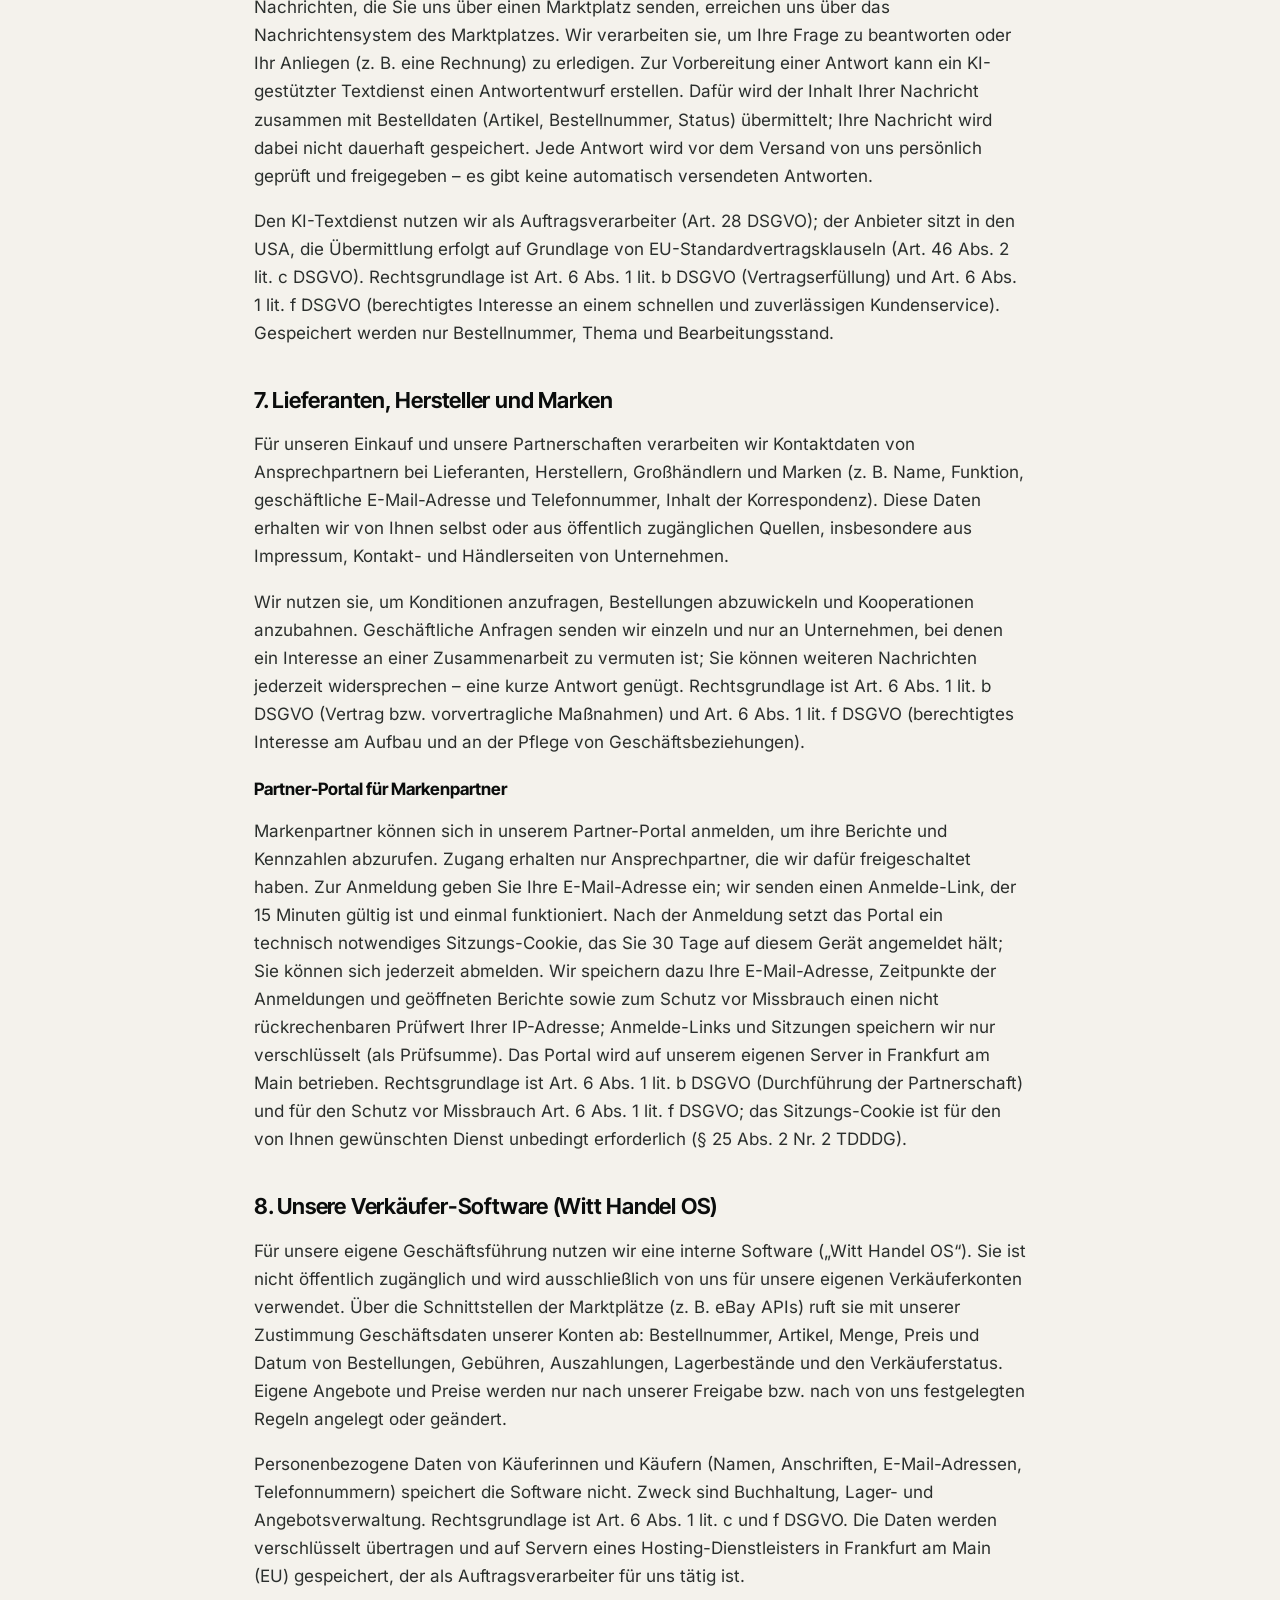
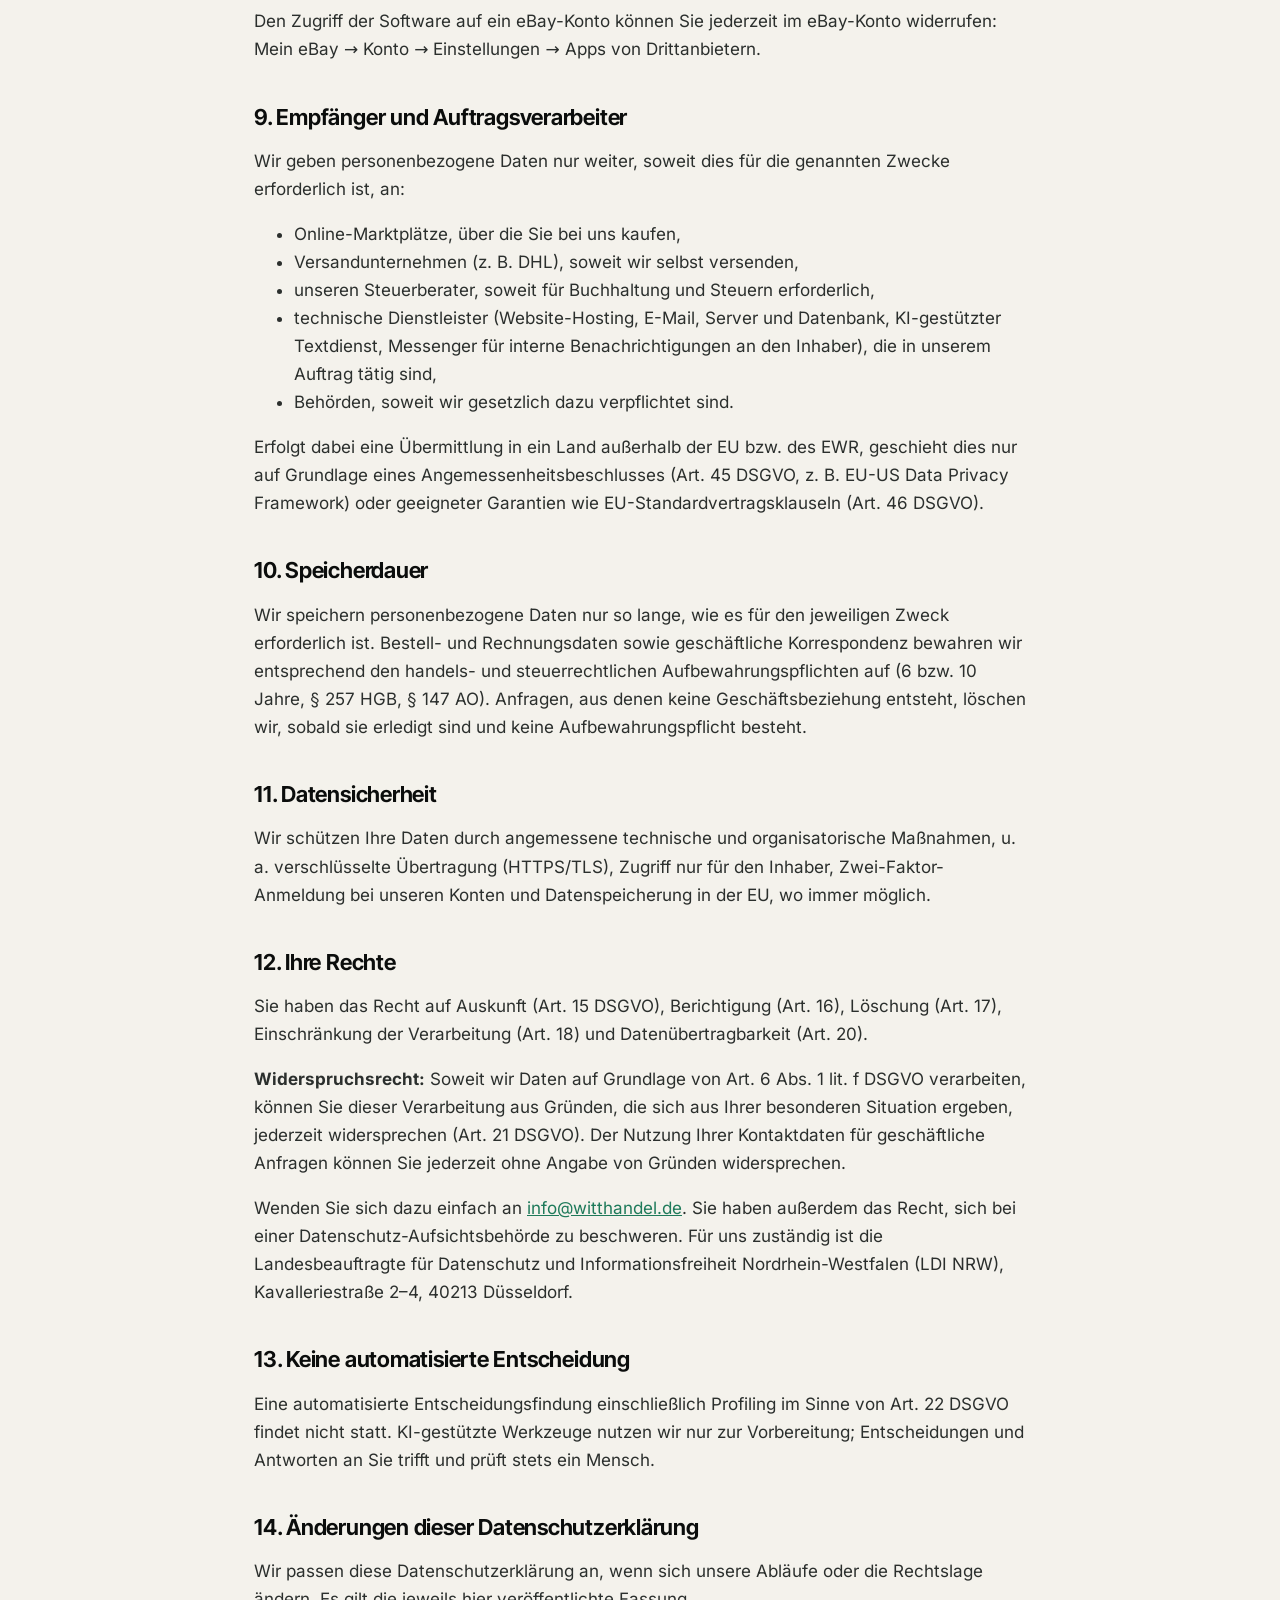
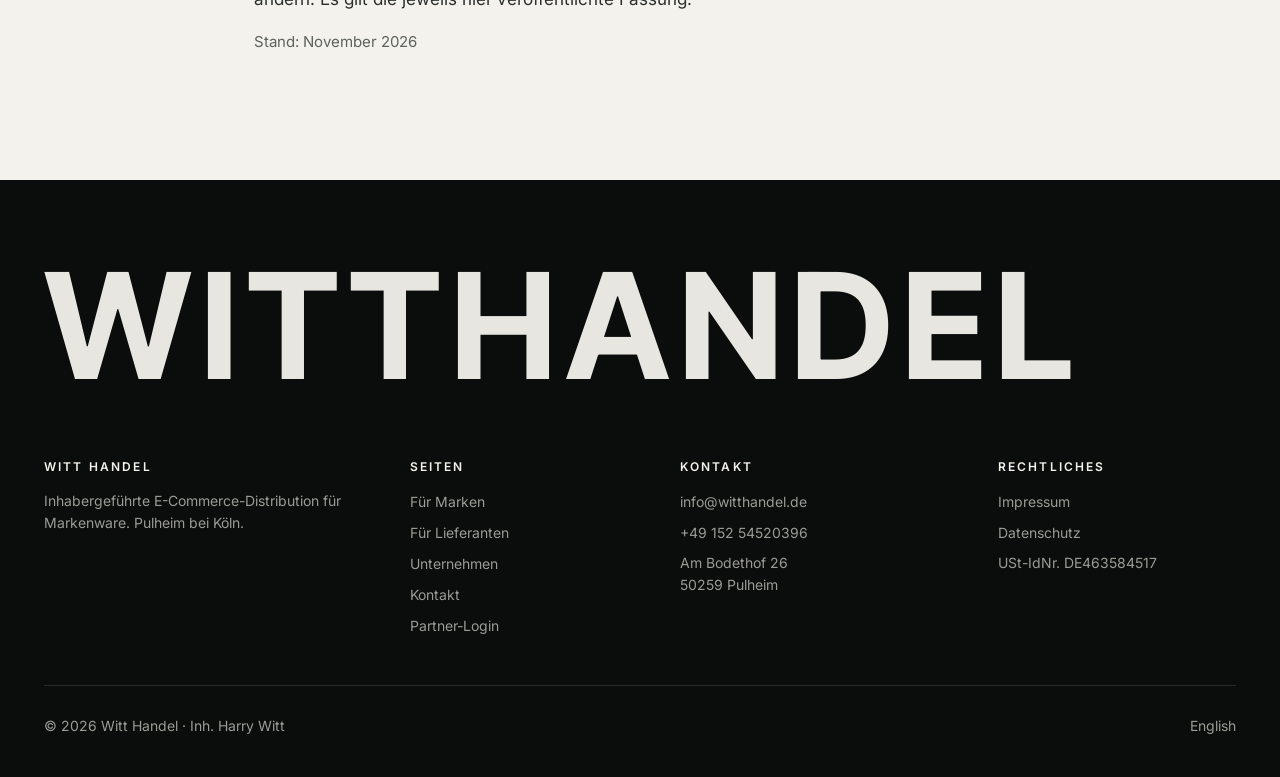
<file: datenschutz.html>
<!doctype html>
<html lang="de">
<head>
  <meta charset="utf-8">
  <meta name="viewport" content="width=device-width, initial-scale=1">
  <meta name="theme-color" content="#0b0d0c">
  <title>Datenschutzerklärung – Witt Handel</title>
  <meta name="robots" content="noindex">
  <link rel="canonical" href="https://www.witthandel.de/datenschutz.html">
  <link rel="icon" href="/favicon.svg" type="image/svg+xml">
  <link rel="stylesheet" href="/style.css?v=20261120b">
</head>
<body class="legal-page">
<header class="site">
  <div class="wrap">
    <a class="wordmark" href="/" aria-label="Witt Handel – Startseite">Witthandel</a>
    <nav class="main" aria-label="Hauptnavigation">
      <a class="hide-m" href="/marken/">Für Marken</a>
      <a class="hide-m" href="/lieferanten/">Für Lieferanten</a>
      <a class="hide-m" href="/#unternehmen">Unternehmen</a>
      <a class="hide-m partner-login" href="https://partner.witthandel.de/partner" rel="nofollow"><svg class="lock" viewBox="0 0 24 24" width="13" height="13" fill="none" stroke="currentColor" stroke-width="2" stroke-linecap="round" aria-hidden="true"><rect x="5" y="11" width="14" height="9" rx="2"/><path d="M8 11V8a4 4 0 0 1 8 0v3"/></svg>Partner-Login</a>
      <span class="langs" role="group" aria-label="Sprache"><a href="/datenschutz.html" hreflang="de" lang="de" class="on" aria-current="true">DE</a><a href="/en/" hreflang="en" lang="en">EN</a></span>
      <a class="cta" href="/#kontakt">Anfrage</a>
      <details class="menu-m"><summary aria-label="Menü"><span></span><span></span></summary><div class="menu-panel"><a href="/marken/">Für Marken</a><a href="/lieferanten/">Für Lieferanten</a><a href="/#unternehmen">Unternehmen</a><a href="/#kontakt">Kontakt</a><a href="https://partner.witthandel.de/partner" rel="nofollow">Partner-Login</a></div></details>
    </nav>
  </div>
</header>
<main class="wrap legal">
  <h1>Datenschutzerklärung</h1>
  <p>Mit dieser Datenschutzerklärung informieren wir Sie darüber, welche personenbezogenen Daten Witt Handel verarbeitet – auf dieser Website, beim Verkauf über Online-Marktplätze, im Kundenservice und in der Zusammenarbeit mit Lieferanten, Herstellern und Marken – und welche Rechte Sie haben.</p>

  <h2 id="verantwortlicher">1. Verantwortlicher</h2>
  <p>Witt Handel, Inhaber Harry Witt<br>
     Am Bodethof 26, 50259 Pulheim, Deutschland<br>
     E-Mail: <a href="mailto:info@witthandel.de">info@witthandel.de</a>, Telefon: +49 152 54520396<br>
     USt-IdNr.: DE463584517</p>
  <p>Ein Datenschutzbeauftragter ist nicht bestellt, da die gesetzlichen Voraussetzungen (§ 38 BDSG) nicht vorliegen. Bei Fragen zum Datenschutz wenden Sie sich bitte an die oben genannte E-Mail-Adresse.</p>

  <h2 id="kurz">2. Das Wichtigste in Kürze</h2>
  <ul>
    <li>Diese Website setzt keine Cookies und nutzt keine Analyse-, Tracking- oder Werbewerkzeuge.</li>
    <li>Wir verarbeiten nur die Daten, die für Bestellungen, Anfragen und unsere Geschäftsbeziehungen nötig sind.</li>
    <li>Wir verkaufen keine Daten und nutzen Kundendaten nicht für Werbung.</li>
    <li>Kundendaten aus Bestellungen speichern wir nur, soweit es für Abwicklung, Rechnung und gesetzliche Pflichten erforderlich ist.</li>
  </ul>

  <h2 id="website">3. Besuch dieser Website</h2>
  <h3>3.1 Hosting und Server-Logfiles</h3>
  <p>Diese Website wird bei GitHub Pages gehostet, einem Dienst der GitHub, Inc., 88 Colin P. Kelly Jr. Street, San Francisco, CA 94107, USA. Beim Aufruf verarbeitet GitHub technisch notwendige Daten, insbesondere Ihre IP-Adresse, Datum und Uhrzeit des Aufrufs, die aufgerufene Seite sowie Angaben zu Browser und Betriebssystem. Dies ist erforderlich, um die Website auszuliefern und ihre Sicherheit zu gewährleisten. Rechtsgrundlage ist Art. 6 Abs. 1 lit. f DSGVO (berechtigtes Interesse an einer sicheren und zuverlässigen Bereitstellung). Dabei können Daten in die USA übermittelt werden; GitHub ist unter dem EU-US Data Privacy Framework zertifiziert (Angemessenheitsbeschluss, Art. 45 DSGVO). Weitere Informationen: <a href="https://docs.github.com/de/site-policy/privacy-policies/github-general-privacy-statement" rel="noopener">Datenschutzerklärung von GitHub</a>.</p>
  <h3>3.2 Keine Cookies, kein Tracking, keine Inhalte Dritter</h3>
  <p>Wir setzen auf dieser Website keine Cookies und keine Analyse- oder Reichweitenmessungs-Werkzeuge ein und binden keine Inhalte Dritter ein (keine externen Schriftarten, Karten, Videos oder Social-Media-Plugins). Das einzige Formular ist das Formular für den kostenlosen Marken-Check (siehe unten).</p>

  <h2 id="kontakt">4. Kontakt per E-Mail oder Telefon</h2>
  <p>Wenn Sie uns per E-Mail oder Telefon kontaktieren – etwa mit einer Anfrage zu unseren Produkten, als Lieferant, Hersteller oder Marke oder mit einer Anfrage für einen kostenlosen Marken-Check –, verarbeiten wir Ihre Angaben (z. B. Name, Firma, E-Mail-Adresse, Telefonnummer, Inhalt der Anfrage), um Ihre Anfrage zu bearbeiten und eine Geschäftsbeziehung anzubahnen oder durchzuführen. Für einen Marken-Check werten wir öffentlich zugängliche Marktdaten zu den genannten Produkten aus; personenbezogene Daten Dritter sind dafür nicht erforderlich.</p>
  <p>Rechtsgrundlage ist Art. 6 Abs. 1 lit. b DSGVO (vorvertragliche Maßnahmen und Vertrag) bzw. Art. 6 Abs. 1 lit. f DSGVO (berechtigtes Interesse an der Beantwortung von Anfragen). Für unser E-Mail-Postfach nutzen wir Google (Google Ireland Limited, Gordon House, Barrow Street, Dublin 4, Irland); dabei kann eine Übermittlung an die Google LLC in den USA erfolgen, die unter dem EU-US Data Privacy Framework zertifiziert ist.</p>

  <h3 id="formular">Formular für den kostenlosen Marken-Check</h3>
  <p>Wenn Sie das Formular für den kostenlosen Marken-Check nutzen, werden Ihre Angaben (Marke, Website, Produkt-Link oder EAN, Name, E-Mail-Adresse) direkt an unseren eigenen Server übermittelt (Hosting in Frankfurt am Main, Deutschland). Um Missbrauch zu verhindern, prüfen wir automatisch öffentlich zugängliche Angaben zur genannten Website und E-Mail-Domain (z. B. ob die Website erreichbar ist, ihr Impressum und die Gültigkeit einer USt-IdNr. in der EU-Datenbank VIES) und speichern Ihre IP-Adresse nur als nicht rückrechenbaren Prüfwert, um die Zahl der Anfragen je Besucher zu begrenzen. Jede Anfrage wird anschließend vom Inhaber persönlich geprüft und freigegeben; erst dann erstellen wir den Bericht und senden ihn an die angegebene E-Mail-Adresse. Rechtsgrundlage ist Art. 6 Abs. 1 lit. b DSGVO (Ihre Anfrage, vorvertragliche Maßnahme) und für die Missbrauchsprüfung Art. 6 Abs. 1 lit. f DSGVO (berechtigtes Interesse an der Sicherheit unseres Angebots). Entsteht keine Geschäftsbeziehung, löschen wir die Angaben aus dem Formular spätestens nach sechs Monaten.</p>

  <h2 id="marktplaetze">5. Verkauf über Online-Marktplätze</h2>
  <h3>5.1 Bestellabwicklung</h3>
  <p>Wir verkaufen unsere Produkte über Online-Marktplätze (z. B. eBay). Wenn Sie dort bei uns kaufen, erhalten wir vom jeweiligen Marktplatz die für die Abwicklung nötigen Daten, insbesondere Bestellnummer, bestellte Artikel, Menge, Preis und – soweit wir selbst versenden – Name und Lieferanschrift. Zahlungsdaten (Bank- oder Kartendaten) verarbeitet der Marktplatz in eigener Verantwortung; wir erhalten sie nicht. Für die Datenverarbeitung durch den Marktplatz selbst gilt dessen Datenschutzerklärung.</p>
  <p>Wir nutzen die Daten ausschließlich, um Ihre Bestellung abzuwickeln: Versand, Rechnungsstellung, Kundenservice, Rücksendungen und Gewährleistung. Rechtsgrundlage ist Art. 6 Abs. 1 lit. b DSGVO (Vertragserfüllung) sowie Art. 6 Abs. 1 lit. c DSGVO (gesetzliche Pflichten).</p>
  <h3>5.2 Versand</h3>
  <p>Versenden wir selbst, geben wir Name und Lieferanschrift an das beauftragte Versandunternehmen (z. B. DHL) weiter, damit die Sendung zugestellt werden kann. Wird die Bestellung vom Marktplatz selbst versandt, erfolgt der Versand in dessen Verantwortung.</p>
  <h3>5.3 Rechnungen</h3>
  <p>Auf Wunsch erstellen wir eine Rechnung. Für Rechnungen bis 250 € (Kleinbetragsrechnung, § 33 UStDV) benötigen wir keinen Namen und keine Anschrift; für höhere Beträge verwenden wir die Rechnungsanschrift, die Sie uns mitteilen. Rechnungen bewahren wir entsprechend den gesetzlichen Fristen auf.</p>

  <h2 id="kundenservice">6. Kundenservice und Nachrichten</h2>
  <p>Nachrichten, die Sie uns über einen Marktplatz senden, erreichen uns über das Nachrichtensystem des Marktplatzes. Wir verarbeiten sie, um Ihre Frage zu beantworten oder Ihr Anliegen (z. B. eine Rechnung) zu erledigen. Zur Vorbereitung einer Antwort kann ein KI-gestützter Textdienst einen Antwortentwurf erstellen. Dafür wird der Inhalt Ihrer Nachricht zusammen mit Bestelldaten (Artikel, Bestellnummer, Status) übermittelt; Ihre Nachricht wird dabei nicht dauerhaft gespeichert. Jede Antwort wird vor dem Versand von uns persönlich geprüft und freigegeben – es gibt keine automatisch versendeten Antworten.</p>
  <p>Den KI-Textdienst nutzen wir als Auftragsverarbeiter (Art. 28 DSGVO); der Anbieter sitzt in den USA, die Übermittlung erfolgt auf Grundlage von EU-Standardvertragsklauseln (Art. 46 Abs. 2 lit. c DSGVO). Rechtsgrundlage ist Art. 6 Abs. 1 lit. b DSGVO (Vertragserfüllung) und Art. 6 Abs. 1 lit. f DSGVO (berechtigtes Interesse an einem schnellen und zuverlässigen Kundenservice). Gespeichert werden nur Bestellnummer, Thema und Bearbeitungsstand.</p>

  <h2 id="geschaeftspartner">7. Lieferanten, Hersteller und Marken</h2>
  <p>Für unseren Einkauf und unsere Partnerschaften verarbeiten wir Kontaktdaten von Ansprechpartnern bei Lieferanten, Herstellern, Großhändlern und Marken (z. B. Name, Funktion, geschäftliche E-Mail-Adresse und Telefonnummer, Inhalt der Korrespondenz). Diese Daten erhalten wir von Ihnen selbst oder aus öffentlich zugänglichen Quellen, insbesondere aus Impressum, Kontakt- und Händlerseiten von Unternehmen.</p>
  <p>Wir nutzen sie, um Konditionen anzufragen, Bestellungen abzuwickeln und Kooperationen anzubahnen. Geschäftliche Anfragen senden wir einzeln und nur an Unternehmen, bei denen ein Interesse an einer Zusammenarbeit zu vermuten ist; Sie können weiteren Nachrichten jederzeit widersprechen – eine kurze Antwort genügt. Rechtsgrundlage ist Art. 6 Abs. 1 lit. b DSGVO (Vertrag bzw. vorvertragliche Maßnahmen) und Art. 6 Abs. 1 lit. f DSGVO (berechtigtes Interesse am Aufbau und an der Pflege von Geschäftsbeziehungen).</p>

  <h3 id="partner-portal">Partner-Portal für Markenpartner</h3>
  <p>Markenpartner können sich in unserem Partner-Portal anmelden, um ihre Berichte und Kennzahlen abzurufen. Zugang erhalten nur Ansprechpartner, die wir dafür freigeschaltet haben. Zur Anmeldung geben Sie Ihre E-Mail-Adresse ein; wir senden einen Anmelde-Link, der 15 Minuten gültig ist und einmal funktioniert. Nach der Anmeldung setzt das Portal ein technisch notwendiges Sitzungs-Cookie, das Sie 30 Tage auf diesem Gerät angemeldet hält; Sie können sich jederzeit abmelden. Wir speichern dazu Ihre E-Mail-Adresse, Zeitpunkte der Anmeldungen und geöffneten Berichte sowie zum Schutz vor Missbrauch einen nicht rückrechenbaren Prüfwert Ihrer IP-Adresse; Anmelde-Links und Sitzungen speichern wir nur verschlüsselt (als Prüfsumme). Das Portal wird auf unserem eigenen Server in Frankfurt am Main betrieben. Rechtsgrundlage ist Art. 6 Abs. 1 lit. b DSGVO (Durchführung der Partnerschaft) und für den Schutz vor Missbrauch Art. 6 Abs. 1 lit. f DSGVO; das Sitzungs-Cookie ist für den von Ihnen gewünschten Dienst unbedingt erforderlich (§ 25 Abs. 2 Nr. 2 TDDDG).</p>

  <h2 id="ebay">8. Unsere Verkäufer-Software (Witt Handel OS)</h2>
  <p>Für unsere eigene Geschäftsführung nutzen wir eine interne Software („Witt Handel OS“). Sie ist nicht öffentlich zugänglich und wird ausschließlich von uns für unsere eigenen Verkäuferkonten verwendet. Über die Schnittstellen der Marktplätze (z. B. eBay APIs) ruft sie mit unserer Zustimmung Geschäftsdaten unserer Konten ab: Bestellnummer, Artikel, Menge, Preis und Datum von Bestellungen, Gebühren, Auszahlungen, Lagerbestände und den Verkäuferstatus. Eigene Angebote und Preise werden nur nach unserer Freigabe bzw. nach von uns festgelegten Regeln angelegt oder geändert.</p>
  <p>Personenbezogene Daten von Käuferinnen und Käufern (Namen, Anschriften, E-Mail-Adressen, Telefonnummern) speichert die Software nicht. Zweck sind Buchhaltung, Lager- und Angebotsverwaltung. Rechtsgrundlage ist Art. 6 Abs. 1 lit. c und f DSGVO. Die Daten werden verschlüsselt übertragen und auf Servern eines Hosting-Dienstleisters in Frankfurt am Main (EU) gespeichert, der als Auftragsverarbeiter für uns tätig ist.</p>
  <p>Den Zugriff der Software auf ein eBay-Konto können Sie jederzeit im eBay-Konto widerrufen: Mein eBay → Konto → Einstellungen → Apps von Drittanbietern.</p>

  <h2 id="empfaenger">9. Empfänger und Auftragsverarbeiter</h2>
  <p>Wir geben personenbezogene Daten nur weiter, soweit dies für die genannten Zwecke erforderlich ist, an:</p>
  <ul>
    <li>Online-Marktplätze, über die Sie bei uns kaufen,</li>
    <li>Versandunternehmen (z. B. DHL), soweit wir selbst versenden,</li>
    <li>unseren Steuerberater, soweit für Buchhaltung und Steuern erforderlich,</li>
    <li>technische Dienstleister (Website-Hosting, E-Mail, Server und Datenbank, KI-gestützter Textdienst, Messenger für interne Benachrichtigungen an den Inhaber), die in unserem Auftrag tätig sind,</li>
    <li>Behörden, soweit wir gesetzlich dazu verpflichtet sind.</li>
  </ul>
  <p>Erfolgt dabei eine Übermittlung in ein Land außerhalb der EU bzw. des EWR, geschieht dies nur auf Grundlage eines Angemessenheitsbeschlusses (Art. 45 DSGVO, z. B. EU-US Data Privacy Framework) oder geeigneter Garantien wie EU-Standardvertragsklauseln (Art. 46 DSGVO).</p>

  <h2 id="speicherdauer">10. Speicherdauer</h2>
  <p>Wir speichern personenbezogene Daten nur so lange, wie es für den jeweiligen Zweck erforderlich ist. Bestell- und Rechnungsdaten sowie geschäftliche Korrespondenz bewahren wir entsprechend den handels- und steuerrechtlichen Aufbewahrungspflichten auf (6 bzw. 10 Jahre, § 257 HGB, § 147 AO). Anfragen, aus denen keine Geschäftsbeziehung entsteht, löschen wir, sobald sie erledigt sind und keine Aufbewahrungspflicht besteht.</p>

  <h2 id="sicherheit">11. Datensicherheit</h2>
  <p>Wir schützen Ihre Daten durch angemessene technische und organisatorische Maßnahmen, u. a. verschlüsselte Übertragung (HTTPS/TLS), Zugriff nur für den Inhaber, Zwei-Faktor-Anmeldung bei unseren Konten und Datenspeicherung in der EU, wo immer möglich.</p>

  <h2 id="rechte">12. Ihre Rechte</h2>
  <p>Sie haben das Recht auf Auskunft (Art. 15 DSGVO), Berichtigung (Art. 16), Löschung (Art. 17), Einschränkung der Verarbeitung (Art. 18) und Datenübertragbarkeit (Art. 20).</p>
  <p><strong>Widerspruchsrecht:</strong> Soweit wir Daten auf Grundlage von Art. 6 Abs. 1 lit. f DSGVO verarbeiten, können Sie dieser Verarbeitung aus Gründen, die sich aus Ihrer besonderen Situation ergeben, jederzeit widersprechen (Art. 21 DSGVO). Der Nutzung Ihrer Kontaktdaten für geschäftliche Anfragen können Sie jederzeit ohne Angabe von Gründen widersprechen.</p>
  <p>Wenden Sie sich dazu einfach an <a href="mailto:info@witthandel.de">info@witthandel.de</a>. Sie haben außerdem das Recht, sich bei einer Datenschutz-Aufsichtsbehörde zu beschweren. Für uns zuständig ist die Landesbeauftragte für Datenschutz und Informationsfreiheit Nordrhein-Westfalen (LDI NRW), Kavalleriestraße 2–4, 40213 Düsseldorf.</p>

  <h2 id="automatisiert">13. Keine automatisierte Entscheidung</h2>
  <p>Eine automatisierte Entscheidungsfindung einschließlich Profiling im Sinne von Art. 22 DSGVO findet nicht statt. KI-gestützte Werkzeuge nutzen wir nur zur Vorbereitung; Entscheidungen und Antworten an Sie trifft und prüft stets ein Mensch.</p>

  <h2 id="aenderungen">14. Änderungen dieser Datenschutzerklärung</h2>
  <p>Wir passen diese Datenschutzerklärung an, wenn sich unsere Abläufe oder die Rechtslage ändern. Es gilt die jeweils hier veröffentlichte Fassung.</p>

  <p class="note">Stand: November 2026</p>
</main>
<footer class="site">
  <div class="wrap">
    <p class="big-mark" aria-hidden="true">WITTHANDEL</p>
    <div class="cols">
      <div><p class="f-title">Witt Handel</p><p>Inhabergeführte E-Commerce-Distribution für Markenware. Pulheim bei Köln.</p></div>
      <div><p class="f-title">Seiten</p><a href="/marken/">Für Marken</a><a href="/lieferanten/">Für Lieferanten</a><a href="/#unternehmen">Unternehmen</a><a href="/#kontakt">Kontakt</a><a href="https://partner.witthandel.de/partner" rel="nofollow">Partner-Login</a></div>
      <div><p class="f-title">Kontakt</p><a href="mailto:info@witthandel.de">info@witthandel.de</a><a href="tel:+4915254520396">+49 152 54520396</a><p>Am Bodethof 26<br>50259 Pulheim</p></div>
      <div><p class="f-title">Rechtliches</p><a href="/impressum.html">Impressum</a><a href="/datenschutz.html">Datenschutz</a><p>USt-IdNr. DE463584517</p></div>
    </div>
    <div class="row">
      <span>© 2026 Witt Handel · Inh. Harry Witt</span>
      <span><a href="/en/" hreflang="en" lang="en">English</a></span>
    </div>
  </div>
</footer>
</body>
</html>
</file>
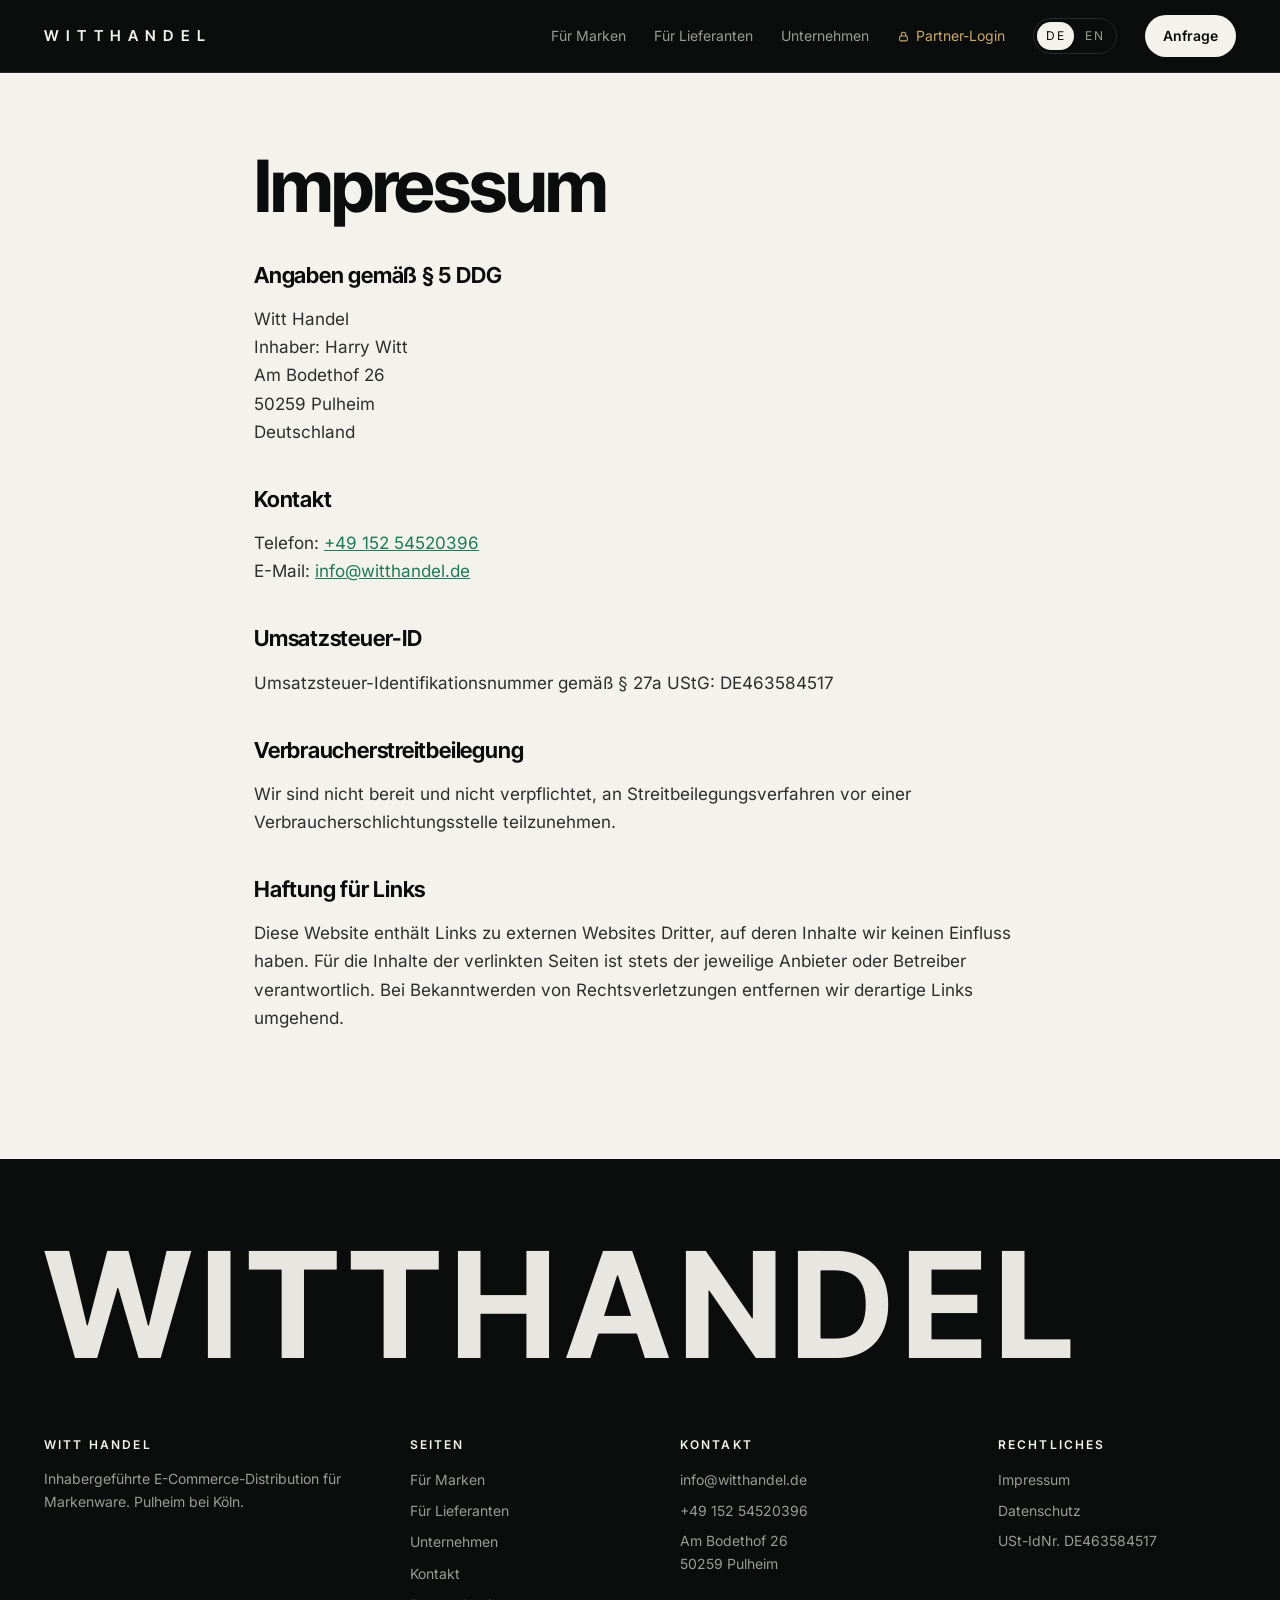
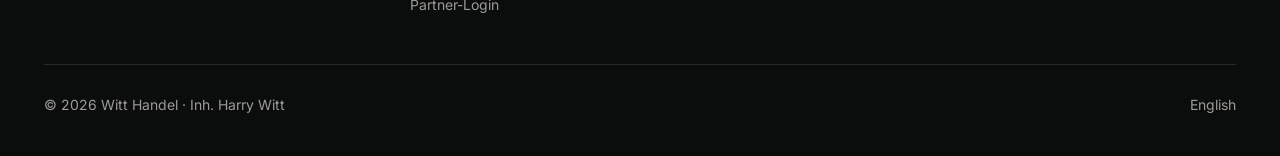
<file: impressum.html>
<!doctype html>
<html lang="de">
<head>
  <meta charset="utf-8">
  <meta name="viewport" content="width=device-width, initial-scale=1">
  <meta name="theme-color" content="#0b0d0c">
  <title>Impressum – Witt Handel</title>
  <meta name="robots" content="noindex">
  <link rel="canonical" href="https://www.witthandel.de/impressum.html">
  <link rel="icon" href="/favicon.svg" type="image/svg+xml">
  <link rel="stylesheet" href="/style.css?v=20261120b">
</head>
<body class="legal-page">
<header class="site">
  <div class="wrap">
    <a class="wordmark" href="/" aria-label="Witt Handel – Startseite">Witthandel</a>
    <nav class="main" aria-label="Hauptnavigation">
      <a class="hide-m" href="/marken/">Für Marken</a>
      <a class="hide-m" href="/lieferanten/">Für Lieferanten</a>
      <a class="hide-m" href="/#unternehmen">Unternehmen</a>
      <a class="hide-m partner-login" href="https://partner.witthandel.de/partner" rel="nofollow"><svg class="lock" viewBox="0 0 24 24" width="13" height="13" fill="none" stroke="currentColor" stroke-width="2" stroke-linecap="round" aria-hidden="true"><rect x="5" y="11" width="14" height="9" rx="2"/><path d="M8 11V8a4 4 0 0 1 8 0v3"/></svg>Partner-Login</a>
      <span class="langs" role="group" aria-label="Sprache"><a href="/impressum.html" hreflang="de" lang="de" class="on" aria-current="true">DE</a><a href="/en/" hreflang="en" lang="en">EN</a></span>
      <a class="cta" href="/#kontakt">Anfrage</a>
      <details class="menu-m"><summary aria-label="Menü"><span></span><span></span></summary><div class="menu-panel"><a href="/marken/">Für Marken</a><a href="/lieferanten/">Für Lieferanten</a><a href="/#unternehmen">Unternehmen</a><a href="/#kontakt">Kontakt</a><a href="https://partner.witthandel.de/partner" rel="nofollow">Partner-Login</a></div></details>
    </nav>
  </div>
</header>
<main class="wrap legal">
  <h1>Impressum</h1>
  <h2>Angaben gemäß § 5 DDG</h2>
  <p>Witt Handel<br>Inhaber: Harry Witt<br>Am Bodethof 26<br>50259 Pulheim<br>Deutschland</p>

  <h2>Kontakt</h2>
  <p>Telefon: <a href="tel:+4915254520396">+49 152 54520396</a><br>E-Mail: <a href="mailto:info@witthandel.de">info@witthandel.de</a></p>

  <h2>Umsatzsteuer-ID</h2>
  <p>Umsatzsteuer-Identifikationsnummer gemäß § 27a UStG: DE463584517</p>

  <h2>Verbraucherstreitbeilegung</h2>
  <p>Wir sind nicht bereit und nicht verpflichtet, an Streitbeilegungsverfahren vor einer Verbraucherschlichtungsstelle teilzunehmen.</p>

  <h2>Haftung für Links</h2>
  <p>Diese Website enthält Links zu externen Websites Dritter, auf deren Inhalte wir keinen Einfluss haben. Für die Inhalte der verlinkten Seiten ist stets der jeweilige Anbieter oder Betreiber verantwortlich. Bei Bekanntwerden von Rechtsverletzungen entfernen wir derartige Links umgehend.</p>
</main>
<footer class="site">
  <div class="wrap">
    <p class="big-mark" aria-hidden="true">WITTHANDEL</p>
    <div class="cols">
      <div><p class="f-title">Witt Handel</p><p>Inhabergeführte E-Commerce-Distribution für Markenware. Pulheim bei Köln.</p></div>
      <div><p class="f-title">Seiten</p><a href="/marken/">Für Marken</a><a href="/lieferanten/">Für Lieferanten</a><a href="/#unternehmen">Unternehmen</a><a href="/#kontakt">Kontakt</a><a href="https://partner.witthandel.de/partner" rel="nofollow">Partner-Login</a></div>
      <div><p class="f-title">Kontakt</p><a href="mailto:info@witthandel.de">info@witthandel.de</a><a href="tel:+4915254520396">+49 152 54520396</a><p>Am Bodethof 26<br>50259 Pulheim</p></div>
      <div><p class="f-title">Rechtliches</p><a href="/impressum.html">Impressum</a><a href="/datenschutz.html">Datenschutz</a><p>USt-IdNr. DE463584517</p></div>
    </div>
    <div class="row">
      <span>© 2026 Witt Handel · Inh. Harry Witt</span>
      <span><a href="/en/" hreflang="en" lang="en">English</a></span>
    </div>
  </div>
</footer>
</body>
</html>
</file>
<file: style.css>
/* WITTHANDEL – one stylesheet. Fonts are hosted on this site (no Google, nothing loaded from third parties). */
@font-face { font-family: "Inter"; src: url("/fonts/inter.woff2") format("woff2"); font-weight: 100 900; font-display: swap; }
@font-face { font-family: "Inter Tight"; src: url("/fonts/inter-tight.woff2") format("woff2"); font-weight: 100 900; font-display: swap; }

:root {
  --ink: #0b0d0c;
  --ink-2: #141816;
  --ink-3: #1d2220;
  --paper: #f4f2ec;
  --paper-2: #ebe8df;
  --white: #ffffff;
  --text: #0b0d0c;
  --muted: #5d625f;
  --line: rgba(11, 13, 12, .12);
  --on-dark: #f4f2ec;
  --on-dark-muted: rgba(244, 242, 236, .62);
  --line-dark: rgba(244, 242, 236, .12);
  --accent: #1e7a5a;
  --accent-bright: #48d5a2;
  --gold: #c9a96a;
  --radius: 22px;
  --max: 1240px;
  --display: "Inter Tight", "Inter", system-ui, -apple-system, "Segoe UI", Roboto, Arial, sans-serif;
  --body: "Inter", system-ui, -apple-system, "Segoe UI", Roboto, Arial, sans-serif;
}
* { box-sizing: border-box; }
html { -webkit-text-size-adjust: 100%; scroll-behavior: smooth; scroll-padding-top: 84px; }
body { margin: 0; background: var(--paper); color: var(--text); font: 17px/1.65 var(--body); -webkit-font-smoothing: antialiased; }
img, svg { display: block; }
a { color: inherit; }
::selection { background: var(--accent-bright); color: var(--ink); }
:focus-visible { outline: 2px solid var(--accent-bright); outline-offset: 3px; border-radius: 6px; }
.wrap { max-width: var(--max); margin: 0 auto; padding-left: 24px; padding-right: 24px; }
.skip { position: absolute; left: -999px; top: 8px; background: var(--white); color: var(--ink); padding: 8px 12px; z-index: 50; }
.skip:focus { left: 8px; }

/* ---------- Header ---------- */
header.site { position: fixed; inset: 0 0 auto 0; z-index: 30; color: var(--on-dark);
  background: linear-gradient(to bottom, rgba(11,13,12,.85), rgba(11,13,12,.55)); backdrop-filter: blur(14px) saturate(1.2);
  -webkit-backdrop-filter: blur(14px) saturate(1.2); border-bottom: 1px solid var(--line-dark); }
header.site .wrap { display: flex; align-items: center; justify-content: space-between; gap: 20px; height: 72px; }
.wordmark { font-family: var(--display); font-weight: 600; font-size: 15px; letter-spacing: .48em; text-decoration: none;
  text-transform: uppercase; white-space: nowrap; margin-right: -.48em; }
nav.main { display: flex; align-items: center; gap: 28px; font-size: 14px; }
nav.main a { text-decoration: none; color: var(--on-dark-muted); transition: color .2s; }
nav.main a:hover { color: var(--on-dark); }
nav.main .lang { font-size: 12px; letter-spacing: .14em; border: 1px solid var(--line-dark); border-radius: 999px; padding: 5px 11px; color: var(--on-dark); }
nav.main .cta { color: var(--ink); background: var(--on-dark); border-radius: 999px; padding: 9px 18px; font-weight: 600; }
nav.main .cta:hover { color: var(--ink); background: var(--white); }
@media (max-width: 860px) { nav.main a.hide-m { display: none; } nav.main { gap: 12px; } .wordmark { font-size: 13px; letter-spacing: .38em; margin-right: -.38em; } }
@media (max-width: 400px) { nav.main .cta { display: none; } }

/* ---------- Buttons ---------- */
.btn { display: inline-flex; align-items: center; gap: 10px; padding: 16px 28px; border-radius: 999px; font-weight: 600;
  font-size: 16px; text-decoration: none; transition: transform .2s, background .2s, color .2s, border-color .2s; }
.btn .arrow { transition: transform .2s; }
.btn:hover .arrow { transform: translateX(4px); }
.btn.light { background: var(--on-dark); color: var(--ink); }
.btn.light:hover { background: var(--white); }
.btn.outline { border: 1px solid var(--line-dark); color: var(--on-dark); }
.btn.outline:hover { border-color: var(--on-dark-muted); }
.btn.dark { background: var(--ink); color: var(--on-dark); }
.btn.dark:hover { background: var(--ink-3); }

/* ---------- Hero ---------- */
.hero { position: relative; overflow: hidden; background: var(--ink); color: var(--on-dark); min-height: 100svh;
  display: flex; flex-direction: column; justify-content: flex-end; padding-top: 140px; isolation: isolate; }
.hero .glow { position: absolute; inset: -20%; z-index: -2; pointer-events: none;
  background:
    radial-gradient(40% 35% at 78% 28%, rgba(72, 213, 162, .22), transparent 70%),
    radial-gradient(35% 40% at 12% 85%, rgba(30, 122, 90, .35), transparent 70%),
    radial-gradient(30% 30% at 55% 60%, rgba(201, 169, 106, .10), transparent 70%);
  animation: drift 22s ease-in-out infinite alternate; }
.hero .grid-lines { position: absolute; inset: 0; z-index: -1; pointer-events: none; opacity: .5;
  background-image: linear-gradient(var(--line-dark) 1px, transparent 1px), linear-gradient(90deg, var(--line-dark) 1px, transparent 1px);
  background-size: 96px 96px; mask-image: radial-gradient(70% 60% at 60% 40%, #000 20%, transparent 75%);
  -webkit-mask-image: radial-gradient(70% 60% at 60% 40%, #000 20%, transparent 75%); }
@keyframes drift { from { transform: translate3d(0, 0, 0) scale(1); } to { transform: translate3d(-4%, 3%, 0) scale(1.08); } }
.eyebrow { display: inline-flex; align-items: center; gap: 12px; font-size: 13px; letter-spacing: .22em; text-transform: uppercase;
  color: var(--on-dark-muted); margin: 0 0 28px; }
.eyebrow::before { content: ""; width: 34px; height: 1px; background: var(--accent-bright); }
.hero h1 { font-family: var(--display); font-weight: 700; font-size: clamp(46px, 8.6vw, 128px); line-height: .95;
  letter-spacing: -.035em; margin: 0 0 32px; max-width: 13ch; }
.hero h1 .soft { display: block; color: transparent; background: linear-gradient(100deg, var(--on-dark) 0%, var(--accent-bright) 55%, var(--gold) 100%);
  -webkit-background-clip: text; background-clip: text; }
.hero > .wrap { width: 100%; }
.hero .lead { font-size: clamp(18px, 1.6vw, 21px); color: var(--on-dark-muted); max-width: 54ch; margin: 0 0 40px; }
.hero .actions { display: flex; flex-wrap: wrap; gap: 14px; }
.facts { margin-top: clamp(56px, 9vh, 110px); border-top: 1px solid var(--line-dark); display: grid; grid-template-columns: repeat(4, 1fr); }
.facts div { padding: 28px 24px 34px 0; }
.facts div + div { padding-left: 24px; border-left: 1px solid var(--line-dark); }
.facts strong { display: block; font-family: var(--display); font-size: clamp(28px, 3.2vw, 44px); font-weight: 600; letter-spacing: -.02em; line-height: 1.1; }
.facts span { color: var(--on-dark-muted); font-size: 14px; }
@media (max-width: 860px) { .facts { grid-template-columns: 1fr 1fr; } .facts div:nth-child(3) { padding-left: 0; border-left: 0; }
  .facts div:nth-child(n+3) { border-top: 1px solid var(--line-dark); } }

/* ---------- Marquee ---------- */
.marquee { background: var(--accent); color: var(--white); overflow: hidden; white-space: nowrap; border-block: 1px solid rgba(255,255,255,.08); }
.marquee .track { display: inline-flex; gap: 0; padding: 20px 0; animation: scroll 38s linear infinite; }
.marquee span { font-family: var(--display); font-size: clamp(18px, 2vw, 24px); font-weight: 500; letter-spacing: .02em; padding: 0 28px; }
.marquee span::after { content: "✦"; margin-left: 56px; opacity: .55; font-size: .7em; vertical-align: middle; }
@keyframes scroll { to { transform: translateX(-50%); } }

/* ---------- Sections ---------- */
section { padding: clamp(80px, 12vw, 150px) 0; }
.kicker { font-size: 13px; letter-spacing: .22em; text-transform: uppercase; color: var(--accent); margin: 0 0 22px; font-weight: 600; }
.dark .kicker { color: var(--accent-bright); }
h2 { font-family: var(--display); font-weight: 650; font-size: clamp(36px, 5.4vw, 76px); line-height: 1; letter-spacing: -.03em; margin: 0 0 24px; }
.intro { font-size: clamp(18px, 1.5vw, 20px); color: var(--muted); max-width: 56ch; margin: 0; }
.dark { background: var(--ink); color: var(--on-dark); }
.dark .intro { color: var(--on-dark-muted); }

/* Brands: sticky title + numbered list */
.split { display: grid; grid-template-columns: 5fr 7fr; gap: clamp(40px, 7vw, 110px); align-items: start; }
.split .sticky { position: sticky; top: 120px; }
@media (max-width: 900px) { .split { grid-template-columns: 1fr; } .split .sticky { position: static; } }
.numbered { list-style: none; margin: 0; padding: 0; border-top: 1px solid var(--line); }
.dark .numbered { border-color: var(--line-dark); }
.numbered li { display: grid; grid-template-columns: 76px 1fr; gap: 12px; padding: 34px 0; border-bottom: 1px solid var(--line); }
.dark .numbered li { border-color: var(--line-dark); }
.numbered .n { font-family: var(--display); font-size: 15px; color: var(--accent-bright); font-weight: 600; padding-top: 8px; letter-spacing: .08em; }
.numbered h3 { font-family: var(--display); font-size: clamp(24px, 2.4vw, 32px); font-weight: 600; letter-spacing: -.015em; margin: 0 0 8px; line-height: 1.15; }
.numbered p { margin: 0; color: var(--on-dark-muted); max-width: 52ch; }

/* Range tiles */
.head-row { display: flex; flex-wrap: wrap; justify-content: space-between; align-items: end; gap: 24px; margin-bottom: 56px; }
.tiles { display: grid; gap: 18px; grid-template-columns: repeat(4, 1fr); }
@media (max-width: 1000px) { .tiles { grid-template-columns: 1fr 1fr; } }
@media (max-width: 560px) { .tiles { grid-template-columns: 1fr; } }
.tiles.two { grid-template-columns: 1fr 1fr; }
@media (max-width: 700px) { .tiles.two { grid-template-columns: 1fr; } }
.tile h3 { overflow-wrap: break-word; hyphens: auto; padding-right: 30px; }
.tile { position: relative; overflow: hidden; border-radius: var(--radius); padding: 28px; min-height: 330px; display: flex; flex-direction: column;
  justify-content: space-between; background: var(--white); border: 1px solid var(--line); transition: transform .3s, box-shadow .3s; }
.tile:hover { transform: translateY(-4px); box-shadow: 0 24px 60px -30px rgba(11,13,12,.35); }
.tile .ico { width: 64px; height: 64px; border-radius: 18px; display: grid; place-items: center; color: var(--accent); background: rgba(30,122,90,.09); }
.tile .ico svg { width: 30px; height: 30px; }
.tile .num { position: absolute; right: 22px; top: 18px; font-family: var(--display); font-size: 13px; color: var(--muted); letter-spacing: .1em; }
.tile h3 { font-family: var(--display); font-size: 26px; font-weight: 600; letter-spacing: -.015em; margin: 0 0 8px; line-height: 1.15; }
.tile p { margin: 0; color: var(--muted); font-size: 16px; }
.tile.feature { background: linear-gradient(160deg, var(--accent) 0%, #0f4a37 100%); color: var(--white); border: 0; }
.tile.feature p, .tile.feature .num { color: rgba(255,255,255,.72); }
.tile.feature .ico { background: rgba(255,255,255,.12); color: var(--white); }

/* Suppliers: promises + timeline */
.promises { display: grid; grid-template-columns: repeat(4, 1fr); gap: 0; border-top: 1px solid var(--line); margin-top: 56px; }
.promises div { padding: 32px 28px 8px 0; }
.promises div + div { padding-left: 28px; border-left: 1px solid var(--line); }
.promises h3 { font-family: var(--display); font-size: 21px; font-weight: 600; margin: 0 0 8px; letter-spacing: -.01em; }
.promises p { margin: 0; color: var(--muted); font-size: 16px; }
@media (max-width: 900px) { .promises { grid-template-columns: 1fr 1fr; } .promises div:nth-child(3) { padding-left: 0; border-left: 0; } }
@media (max-width: 560px) { .promises { grid-template-columns: 1fr; } .promises div, .promises div + div { padding-left: 0; border-left: 0; border-bottom: 1px solid var(--line); padding-bottom: 28px; } }
.timeline { list-style: none; margin: 88px 0 0; padding: 0; display: grid; grid-template-columns: repeat(4, 1fr); gap: 24px; counter-reset: t; }
.timeline li { counter-increment: t; position: relative; padding-top: 64px; }
.timeline li::before { content: "0" counter(t); position: absolute; top: 0; left: 0; width: 44px; height: 44px; border-radius: 50%;
  display: grid; place-items: center; background: var(--ink); color: var(--on-dark); font-family: var(--display); font-weight: 600; font-size: 14px; }
.timeline li::after { content: ""; position: absolute; top: 22px; left: 56px; right: -12px; height: 1px; background: var(--line); }
.timeline li:last-child::after { display: none; }
.timeline strong { display: block; font-family: var(--display); font-size: 21px; font-weight: 600; margin-bottom: 6px; }
.timeline span { color: var(--muted); font-size: 16px; }
@media (max-width: 900px) { .timeline { grid-template-columns: 1fr 1fr; row-gap: 40px; } .timeline li::after { display: none; } }
@media (max-width: 560px) { .timeline { grid-template-columns: 1fr; } }

/* Statement band */
.statement { background: var(--ink-2); color: var(--on-dark); text-align: left; }
.statement p.big { font-family: var(--display); font-size: clamp(32px, 5vw, 68px); font-weight: 600; line-height: 1.08; letter-spacing: -.03em; margin: 0; max-width: 20ch; }
.statement p.big em { font-style: normal; color: var(--accent-bright); }

/* Contact */
.contact-card { border-radius: calc(var(--radius) + 8px); background: var(--ink); color: var(--on-dark); padding: clamp(32px, 6vw, 80px);
  display: grid; grid-template-columns: 7fr 5fr; gap: clamp(32px, 6vw, 80px); position: relative; overflow: hidden; isolation: isolate; }
.contact-card::before { content: ""; position: absolute; inset: auto -10% -60% 30%; height: 120%; z-index: -1;
  background: radial-gradient(50% 50% at 50% 50%, rgba(72,213,162,.20), transparent 70%); }
@media (max-width: 900px) { .contact-card { grid-template-columns: 1fr; } }
.contact-card h2 { margin-bottom: 18px; }
.mail-big { display: inline-block; font-family: var(--display); font-size: clamp(24px, 3.4vw, 44px); font-weight: 600; letter-spacing: -.02em;
  text-decoration: none; border-bottom: 2px solid var(--accent-bright); padding-bottom: 4px; margin: 28px 0 36px; word-break: break-word; }
.mail-big:hover { color: var(--accent-bright); }
.details { margin: 0; display: grid; grid-template-columns: max-content 1fr; gap: 12px 24px; font-size: 16px; }
.details dt { color: var(--on-dark-muted); }
.details dd { margin: 0; }
.details a { text-decoration: none; border-bottom: 1px solid var(--line-dark); }
.check { border: 1px solid var(--line-dark); border-radius: var(--radius); padding: 32px; align-self: start; background: rgba(255,255,255,.03); }
.check h3 { font-family: var(--display); font-size: 22px; margin: 0 0 6px; }
.check p { margin: 0 0 16px; color: var(--on-dark-muted); font-size: 15px; }
.check ul { list-style: none; margin: 0; padding: 0; }
.check li { padding: 12px 0; border-top: 1px solid var(--line-dark); display: flex; gap: 12px; align-items: center; font-size: 16px; }
.check li::before { content: "✓"; color: var(--accent-bright); font-weight: 700; }

/* Footer */
footer.site { background: var(--ink); color: var(--on-dark-muted); padding: 80px 0 40px; font-size: 14px; overflow: hidden; }
footer.site .big-mark { font-family: var(--display); font-weight: 700; color: var(--on-dark); font-size: clamp(40px, 11.5vw, 170px);
  letter-spacing: .06em; line-height: .9; margin: 0 0 56px; white-space: nowrap; opacity: .95; }
footer.site .row { display: flex; flex-wrap: wrap; justify-content: space-between; gap: 16px 32px; border-top: 1px solid var(--line-dark); padding-top: 28px; }
footer.site a { color: var(--on-dark-muted); text-decoration: none; margin-left: 22px; }
footer.site a:first-child { margin-left: 0; }
footer.site a:hover { color: var(--on-dark); }

/* Legal pages */
body.legal-page { background: var(--paper); }
body.legal-page header.site { background: var(--ink); }
.legal { padding-top: 150px; padding-bottom: 110px; max-width: 820px; }
.legal h1 { hyphens: auto; -webkit-hyphens: auto; overflow-wrap: anywhere; font-family: var(--display); font-size: clamp(34px, 6vw, 72px); letter-spacing: -.03em; line-height: 1; margin: 0 0 40px; }
.legal h2 { font-family: var(--display); font-size: 22px; letter-spacing: -.01em; margin: 40px 0 10px; line-height: 1.2; }
.legal h3 { font-family: var(--display); font-size: 17px; margin: 22px 0 6px; line-height: 1.3; }
.legal p, .legal li { color: #2b2f2d; overflow-wrap: anywhere; }
.legal a { color: var(--accent); }
.legal .note { color: var(--muted); font-size: 15px; }

@media (prefers-reduced-motion: reduce) {
  html { scroll-behavior: auto; }
  .hero .glow, .marquee .track { animation: none; }
  .tile, .btn, .btn .arrow { transition: none; }
}

/* ---------- Two paths (brand / supplier) ---------- */
.paths { display: grid; grid-template-columns: 1fr 1fr; gap: 18px; }
@media (max-width: 800px) { .paths { grid-template-columns: 1fr; } }
.path { position: relative; display: flex; flex-direction: column; justify-content: space-between; gap: 40px; min-height: 300px;
  padding: clamp(28px, 4vw, 48px); border-radius: var(--radius); text-decoration: none; overflow: hidden; isolation: isolate;
  transition: transform .3s, box-shadow .3s; }
.path:hover { transform: translateY(-4px); box-shadow: 0 30px 70px -36px rgba(11,13,12,.45); }
.path.brand { background: var(--ink); color: var(--on-dark); }
.path.brand::before { content: ""; position: absolute; inset: 30% -20% -40% 30%; z-index: -1; background: radial-gradient(50% 50% at 50% 50%, rgba(72,213,162,.25), transparent 70%); }
.path.supplier { background: var(--white); color: var(--text); border: 1px solid var(--line); }
.path .who { font-size: 13px; letter-spacing: .22em; text-transform: uppercase; font-weight: 600; color: var(--accent); }
.path.brand .who { color: var(--accent-bright); }
.path h3 { font-family: var(--display); font-size: clamp(28px, 3.2vw, 44px); line-height: 1.05; letter-spacing: -.025em; margin: 14px 0 12px; font-weight: 650; }
.path p { margin: 0; color: var(--muted); max-width: 40ch; }
.path.brand p { color: var(--on-dark-muted); }
.path .go { font-weight: 600; display: inline-flex; gap: 10px; align-items: center; }
.path .go span { transition: transform .2s; }
.path:hover .go span { transform: translateX(5px); }

/* ---------- Comparison ---------- */
.compare { margin-top: 72px; border-radius: var(--radius); overflow: hidden; border: 1px solid var(--line-dark); }
.compare .row { display: grid; grid-template-columns: 1.1fr 1.4fr 1.4fr; }
.compare .row > div { padding: 20px 24px; border-top: 1px solid var(--line-dark); font-size: 16px; }
.compare .row:first-child > div { border-top: 0; font-size: 12px; letter-spacing: .18em; text-transform: uppercase; font-weight: 600; color: var(--on-dark-muted); }
.compare .row > div:nth-child(1) { color: var(--on-dark); font-weight: 600; }
.compare .row > div:nth-child(2) { color: var(--on-dark-muted); }
.compare .row > div:nth-child(2)::before { content: "✕  "; color: #d9826b; font-weight: 700; }
.compare .row > div:nth-child(3) { background: rgba(72,213,162,.07); color: var(--on-dark); }
.compare .row > div:nth-child(3)::before { content: "✓  "; color: var(--accent-bright); font-weight: 700; }
.compare .row:first-child > div::before { content: none; }
.compare .row:first-child > div:nth-child(3) { color: var(--accent-bright); }
@media (max-width: 760px) {
  .compare .row { grid-template-columns: 1fr; }
  .compare .row:first-child { display: none; }
  .compare .row > div:nth-child(1) { padding-bottom: 6px; }
  .compare .row > div:nth-child(2), .compare .row > div:nth-child(3) { border-top: 0; padding-top: 8px; }
}

/* six commitments grid (dark) */
.commit { display: grid; grid-template-columns: repeat(3, 1fr); gap: 0; margin-top: 64px; border-top: 1px solid var(--line-dark); }
.commit > div { padding: 36px 32px 36px 0; border-bottom: 1px solid var(--line-dark); }
.commit > div:not(:nth-child(3n+1)) { padding-left: 32px; border-left: 1px solid var(--line-dark); }
.commit .n { font-family: var(--display); color: var(--accent-bright); font-size: 14px; letter-spacing: .1em; font-weight: 600; }
.commit h3 { font-family: var(--display); font-size: 24px; font-weight: 600; letter-spacing: -.015em; margin: 14px 0 8px; line-height: 1.15; }
.commit p { margin: 0; color: var(--on-dark-muted); font-size: 16px; }
@media (max-width: 960px) { .commit { grid-template-columns: 1fr 1fr; } .commit > div:not(:nth-child(3n+1)) { padding-left: 0; border-left: 0; }
  .commit > div:nth-child(even) { padding-left: 28px; border-left: 1px solid var(--line-dark); } }
@media (max-width: 600px) { .commit { grid-template-columns: 1fr; } .commit > div:nth-child(even) { padding-left: 0; border-left: 0; } }

/* steps on dark */
.dark .timeline li::before { background: var(--on-dark); color: var(--ink); }
.dark .timeline li::after { background: var(--line-dark); }
.dark .timeline span { color: var(--on-dark-muted); }

/* extra offer band */
.offer { margin-top: 72px; display: grid; grid-template-columns: auto 1fr auto; gap: 28px; align-items: center; padding: 32px 36px;
  border-radius: var(--radius); background: linear-gradient(120deg, rgba(30,122,90,.35), rgba(201,169,106,.12)); border: 1px solid var(--line-dark); }
.offer .tag { font-size: 12px; letter-spacing: .2em; text-transform: uppercase; font-weight: 600; color: var(--gold); white-space: nowrap; }
.offer p { margin: 0; color: var(--on-dark); font-size: 18px; }
.offer p small { display: block; color: var(--on-dark-muted); font-size: 15px; margin-top: 4px; }
@media (max-width: 800px) { .offer { grid-template-columns: 1fr; } }

/* company facts (legitimacy) */
.company { display: grid; grid-template-columns: 7fr 5fr; gap: clamp(32px, 6vw, 80px); align-items: start; margin-top: 72px; }
@media (max-width: 900px) { .company { grid-template-columns: 1fr; } }
.facts-box { background: var(--white); border: 1px solid var(--line); border-radius: var(--radius); padding: 32px; }
.facts-box h3 { font-family: var(--display); font-size: 22px; margin: 0 0 18px; }
.facts-box dl { margin: 0; display: grid; grid-template-columns: max-content 1fr; gap: 0; }
.facts-box dt, .facts-box dd { padding: 12px 0; border-top: 1px solid var(--line); margin: 0; font-size: 16px; }
.facts-box dt { color: var(--muted); padding-right: 24px; }
.facts-box .badge { display: inline-flex; align-items: center; gap: 8px; margin-top: 18px; font-size: 14px; color: var(--accent); font-weight: 600; }
.facts-box .badge::before { content: ""; width: 8px; height: 8px; border-radius: 50%; background: var(--accent); box-shadow: 0 0 0 4px rgba(30,122,90,.15); }

/* ---------- Grand slam offer ---------- */
.gso { background: radial-gradient(80% 60% at 85% 0%, rgba(72,213,162,.16), transparent 60%), var(--ink); color: var(--on-dark); }
.gso-head { display: grid; grid-template-columns: 7fr 5fr; gap: clamp(32px, 6vw, 80px); align-items: end; margin-bottom: 56px; }
@media (max-width: 900px) { .gso-head { grid-template-columns: 1fr; } }
.gso .seats { display: inline-flex; align-items: center; gap: 10px; font-size: 14px; color: var(--gold); border: 1px solid rgba(201,169,106,.35);
  border-radius: 999px; padding: 8px 16px; }
.gso .seats::before { content: ""; width: 8px; height: 8px; border-radius: 50%; background: var(--gold); animation: pulse 2s ease-in-out infinite; }
@keyframes pulse { 50% { opacity: .35; } }
.stack { list-style: none; margin: 0; padding: 0; border-radius: var(--radius); overflow: hidden; border: 1px solid var(--line-dark); }
.stack li { display: grid; grid-template-columns: 56px 1fr auto; gap: 18px; align-items: center; padding: 24px 28px; border-top: 1px solid var(--line-dark); }
.stack li:first-child { border-top: 0; background: linear-gradient(90deg, rgba(72,213,162,.14), transparent 70%); }
.stack .ic { width: 44px; height: 44px; border-radius: 12px; display: grid; place-items: center; background: rgba(72,213,162,.12); color: var(--accent-bright); font-weight: 700; }
.stack h3 { font-family: var(--display); font-size: 21px; font-weight: 600; margin: 0 0 4px; letter-spacing: -.01em; }
.stack p { margin: 0; color: var(--on-dark-muted); font-size: 16px; }
.stack .val { font-family: var(--display); font-weight: 600; font-size: 15px; color: var(--accent-bright); white-space: nowrap; text-align: right; }
.stack .total { background: rgba(255,255,255,.04); }
.stack .total h3 { font-size: 24px; }
.stack .total .val { font-size: 28px; color: var(--on-dark); }
@media (max-width: 640px) { .stack li { grid-template-columns: 44px 1fr; } .stack .val { grid-column: 2; text-align: left; } }
.guarantees { display: grid; grid-template-columns: 1fr 1fr; gap: 18px; margin-top: 18px; }
@media (max-width: 760px) { .guarantees { grid-template-columns: 1fr; } }
.guarantee { border-radius: var(--radius); padding: 30px; border: 1px solid rgba(201,169,106,.35); background: linear-gradient(150deg, rgba(201,169,106,.12), transparent 60%);
  display: grid; grid-template-columns: 56px 1fr; gap: 18px; }
.guarantee .seal { width: 56px; height: 56px; border-radius: 50%; border: 1.5px solid var(--gold); display: grid; place-items: center; color: var(--gold); }
.guarantee .seal svg { width: 26px; height: 26px; }
.guarantee h3 { font-family: var(--display); font-size: 22px; font-weight: 600; margin: 0 0 6px; }
.guarantee p { margin: 0; color: var(--on-dark-muted); font-size: 16px; }
.gso-cta { margin-top: 48px; display: flex; flex-wrap: wrap; gap: 16px 28px; align-items: center; }
.gso-cta small { color: var(--on-dark-muted); font-size: 14px; }
nav.main a.active { color: var(--on-dark); }

/* ---------- Details (07.11.2026) ---------- */
/* language switch: both languages, the current one highlighted */
nav.main .langs { display: inline-flex; border: 1px solid var(--line-dark); border-radius: 999px; padding: 3px; gap: 2px; }
nav.main .langs a { font-size: 12px; letter-spacing: .12em; padding: 4px 9px; border-radius: 999px; color: var(--on-dark-muted); }
nav.main .langs a.on { background: var(--on-dark); color: var(--ink); }
/* current page in the navigation */
nav.main a.active { color: var(--on-dark); position: relative; }
nav.main a.active::after { content: ""; position: absolute; left: 0; right: 0; bottom: -8px; height: 2px; border-radius: 2px;
  background: var(--accent-bright); }
/* mobile menu (no JavaScript: a details element) */
.menu-m { display: none; position: relative; }
.menu-m summary { list-style: none; cursor: pointer; width: 40px; height: 40px; border: 1px solid var(--line-dark); border-radius: 50%;
  display: grid; place-content: center; gap: 5px; }
.menu-m summary::-webkit-details-marker { display: none; }
.menu-m summary span { display: block; width: 16px; height: 1.5px; background: var(--on-dark); transition: transform .2s; }
.menu-m[open] summary span:first-child { transform: translateY(3.25px) rotate(45deg); }
.menu-m[open] summary span:last-child { transform: translateY(-3.25px) rotate(-45deg); }
.menu-panel { position: absolute; right: 0; top: 52px; min-width: 220px; background: var(--ink); border: 1px solid var(--line-dark);
  border-radius: 16px; padding: 8px; box-shadow: 0 24px 48px rgba(0,0,0,.35); }
.menu-panel a { display: block; padding: 12px 14px; border-radius: 10px; color: var(--on-dark) !important; font-size: 16px; }
.menu-panel a:hover { background: rgba(255,255,255,.06); }
@media (max-width: 860px) { .menu-m { display: block; } nav.main .cta { display: none; } }
@media (max-width: 560px) { .hero .actions .btn { width: 100%; justify-content: center; } }
/* contact: pick a subject (opens an email with the subject and what to include) */
.subjects { margin: 28px 0 32px; }
.subjects-label { font-size: 12px; letter-spacing: .18em; text-transform: uppercase; color: var(--on-dark-muted); margin: 0 0 10px; }
.chips { display: flex; flex-wrap: wrap; gap: 8px; }
.chips a { text-decoration: none; font-size: 14px; padding: 9px 14px; border-radius: 999px; border: 1px solid var(--line-dark);
  color: var(--on-dark); transition: border-color .2s, background .2s; }
.chips a:hover { border-color: var(--accent-bright); background: rgba(72,213,162,.08); }
.subjects-hint { font-size: 14px; color: var(--on-dark-muted); margin: 12px 0 0; max-width: 46ch; }
/* small print under an offer */
.fine { font-size: 13px; line-height: 1.6; color: var(--on-dark-muted); max-width: 72ch; margin-top: 40px; opacity: .85; }
#lieferanten .fine, #suppliers .fine { color: var(--muted); }
/* footer columns */
footer.site .cols { display: grid; grid-template-columns: 1.4fr 1fr 1.2fr 1fr; gap: 32px; padding: 8px 0 40px; }
@media (max-width: 860px) { footer.site .cols { grid-template-columns: 1fr 1fr; } }
@media (max-width: 480px) { footer.site .cols { grid-template-columns: 1fr; } }
footer.site .cols a { display: block; margin: 0 0 8px; }
footer.site .cols p { margin: 0 0 8px; line-height: 1.6; }
footer.site .f-title { color: var(--on-dark); font-size: 12px; letter-spacing: .18em; text-transform: uppercase; font-weight: 600; margin-bottom: 14px !important; }
@media (prefers-reduced-motion: reduce) { .menu-m summary span, .chips a { transition: none; } }
/* the ready-made email shown after picking a subject (mail.js) */
.chips a.on { border-color: var(--accent-bright); background: rgba(72,213,162,.12); }
.mail-draft { margin-top: 16px; border: 1px solid var(--line-dark); border-radius: 14px; padding: 16px 18px; background: rgba(255,255,255,.03); max-width: 560px; }
.mail-draft dl { display: grid; grid-template-columns: auto 1fr; gap: 4px 14px; margin: 0 0 10px; font-size: 14px; }
.mail-draft dt { color: var(--on-dark-muted); } .mail-draft dd { margin: 0; color: var(--on-dark); overflow-wrap: anywhere; }
.mail-draft pre { font-family: inherit; font-size: 14px; line-height: 1.7; white-space: pre-wrap; margin: 0 0 12px; padding: 10px 12px; border-radius: 10px;
  background: rgba(0,0,0,.25); color: var(--on-dark); }
.mail-actions { display: flex; flex-wrap: wrap; gap: 8px; }
.mail-actions button, .mail-actions a { font: inherit; font-size: 14px; cursor: pointer; text-decoration: none; padding: 8px 14px;
  border-radius: 999px; border: 1px solid var(--line-dark); background: transparent; color: var(--on-dark); }
.mail-actions button:first-child { background: var(--on-dark); color: var(--ink); border-color: var(--on-dark); }
.mail-actions a:hover, .mail-actions button:hover { border-color: var(--accent-bright); }
.mail-hint { font-size: 13px; color: var(--on-dark-muted); margin: 10px 0 0; }

/* Free brand check form (20.11.2026) – on the dark offer section */
.bc-form { scroll-margin-top: 96px; margin-top: 48px; padding: clamp(22px, 4vw, 36px); border: 1px solid var(--line-dark); border-radius: 22px;
  background: rgba(255,255,255,.03); }
.bc-title { font-family: var(--display); font-size: 22px; font-weight: 600; margin: 0 0 20px; }
.bc-grid { display: grid; grid-template-columns: 1fr 1fr; gap: 16px 20px; }
@media (max-width: 700px) { .bc-grid { grid-template-columns: 1fr; } }
.bc-grid .wide { grid-column: 1 / -1; }
.bc-form label { display: flex; flex-direction: column; gap: 7px; font-size: 14px; color: var(--on-dark-muted); }
.bc-form label em { font-style: normal; opacity: .7; }
.bc-form input:not([type=checkbox]) { font: inherit; font-size: 16px; color: var(--on-dark); background: rgba(255,255,255,.05);
  border: 1px solid var(--line-dark); border-radius: 12px; padding: 13px 15px; min-width: 0; }
.bc-form input:not([type=checkbox]):focus { outline: none; border-color: var(--accent-bright); background: rgba(255,255,255,.08); }
.bc-form input::placeholder { color: rgba(244,242,236,.32); }
.bc-form .bc-hp { position: absolute; left: -9999px; width: 1px; height: 1px; overflow: hidden; }
.bc-form .bc-consent { flex-direction: row; align-items: flex-start; gap: 10px; margin-top: 20px; line-height: 1.5; }
.bc-consent input { margin-top: 3px; accent-color: var(--accent-bright); width: 17px; height: 17px; flex: none; }
.bc-consent a, .bc-alt a { color: var(--accent-bright); }
.bc-form .gso-cta { margin-top: 26px; }
.bc-form button.btn { border: 0; cursor: pointer; font: inherit; font-weight: 600; }
.bc-form button.btn:disabled { opacity: .6; cursor: wait; }
.bc-msg { margin: 18px 0 0; padding: 14px 16px; border-radius: 12px; background: rgba(255,255,255,.06); }
.bc-msg.ok { background: rgba(72,213,162,.14); color: var(--on-dark); border: 1px solid rgba(72,213,162,.4); }
.bc-msg.warn { background: rgba(201,169,106,.14); border: 1px solid rgba(201,169,106,.4); }
.bc-alt { margin: 16px 0 0; font-size: 14px; color: var(--on-dark-muted); }

/* Partner login in the header (20.11.2026) */
nav.main .partner-login { display: inline-flex; align-items: center; gap: 6px; color: var(--gold, #c9a96a); }
nav.main .partner-login:hover { color: var(--on-dark); }
nav.main .partner-login .lock { flex: none; }

/* ---------- 27.11.2026: sphere, proof, tighter phone ---------- */
canvas.hero-orb { position: absolute; z-index: 0; right: max(-60px, calc(50% - 700px)); top: 50%; transform: translateY(-54%);
  width: min(46vw, 640px); aspect-ratio: 1; pointer-events: none; }
.hero .wrap { position: relative; z-index: 1; }
@media (max-width: 860px) { canvas.hero-orb { width: 360px; right: -110px; top: 120px; transform: none; opacity: .5; } }

.proof { background: var(--ink); color: var(--on-dark); }
.proof .kicker { color: var(--accent-bright); }
.proof h2 { font-family: var(--display); font-size: clamp(34px, 4.6vw, 60px); line-height: 1.04; letter-spacing: -.03em; margin: 10px 0 18px; }
.proof .intro { color: var(--on-dark-muted); max-width: 46ch; }
.proof-grid { display: grid; grid-template-columns: minmax(0, .9fr) minmax(0, 1.1fr); gap: clamp(32px, 5vw, 72px); align-items: center; }
.proof-list { list-style: none; padding: 0; margin: 26px 0 0; display: grid; gap: 10px; }
.proof-list li { padding-left: 26px; position: relative; color: var(--on-dark-muted); }
.proof-list li::before { content: ""; position: absolute; left: 0; top: .7em; width: 12px; height: 1px; background: var(--accent-bright); }
.proof-list b { color: var(--on-dark); font-weight: 600; }
.report { margin: 0; padding: 22px; border-radius: 24px; background: linear-gradient(180deg, #161b18, #0f1311); border: 1px solid var(--line-dark);
  box-shadow: 0 40px 90px -40px rgba(0,0,0,.9), 0 0 0 1px rgba(72,213,162,.06) inset; transform: perspective(1400px) rotateY(-6deg) rotateX(2deg);
  transition: transform .6s cubic-bezier(.2,.8,.2,1); }
.report:hover { transform: none; }
.r-top { display: flex; align-items: baseline; gap: 12px; font-size: 13px; color: var(--on-dark-muted); border-bottom: 1px solid var(--line-dark); padding-bottom: 14px; }
.r-mark { font-weight: 700; letter-spacing: .3em; text-transform: uppercase; font-size: 11px; color: var(--on-dark); }
.r-top em { margin-left: auto; font-style: normal; color: var(--gold); font-size: 12px; }
.r-kpis { display: grid; grid-template-columns: repeat(4, 1fr); gap: 10px; margin: 16px 0 6px; }
.r-kpis div { padding: 12px; border-radius: 14px; background: rgba(255,255,255,.04); border: 1px solid var(--line-dark); display: grid; gap: 2px; }
.r-kpis span { font-size: 11px; letter-spacing: .08em; text-transform: uppercase; color: var(--on-dark-muted); }
.r-kpis b { font-family: var(--display); font-size: clamp(18px, 2vw, 26px); letter-spacing: -.02em; }
.r-kpis small { font-size: 11.5px; color: var(--on-dark-muted); } .r-kpis small.up { color: var(--accent-bright); }
.r-chart { width: 100%; height: 120px; margin: 8px 0 10px; }
.r-rows { display: grid; gap: 8px; }
.r-rows div { display: grid; grid-template-columns: 150px 1fr 44px; align-items: center; gap: 10px; font-size: 13px; color: var(--on-dark-muted); }
.r-rows i { height: 6px; border-radius: 3px; background: linear-gradient(90deg, var(--accent-bright), rgba(72,213,162,.25)); width: var(--w); }
.r-rows b { text-align: right; color: var(--on-dark); }
.r-watch { display: flex; align-items: center; gap: 10px; margin-top: 16px; padding: 10px 12px; border-radius: 12px; font-size: 13px;
  background: rgba(201,169,106,.08); border: 1px solid rgba(201,169,106,.3); color: #e8d3a6; }
.r-watch .dot { width: 8px; height: 8px; border-radius: 50%; background: var(--gold); box-shadow: 0 0 0 4px rgba(201,169,106,.18); flex: none; }
.report figcaption { margin-top: 12px; font-size: 12px; color: rgba(244,242,236,.42); }
@media (max-width: 900px) { .proof-grid { grid-template-columns: 1fr; } .report { transform: none; } }
@media (max-width: 560px) { .r-kpis { grid-template-columns: 1fr 1fr; } .r-rows div { grid-template-columns: 110px 1fr 36px; font-size: 12px; } .report { padding: 16px; } }


@media (max-width: 600px) {
  section { padding: 64px 0; }
  .hero { min-height: auto; padding-bottom: 8px; }
  .eyebrow { font-size: 11px; letter-spacing: .14em; }
  .statement { padding: 56px 0; } .statement p.big { font-size: 30px; }
}
@media (max-width: 860px) { canvas.hero-orb { width: 300px; right: -120px; top: 70px; opacity: .32; } }
@media (max-width: 600px) { .eyebrow { white-space: nowrap; font-size: 10.5px; letter-spacing: .1em; gap: 10px; } .eyebrow::before { width: 22px; }
  .r-top { flex-wrap: wrap; row-gap: 2px; } .r-top em { margin-left: 0; width: 100%; } }
</file>
